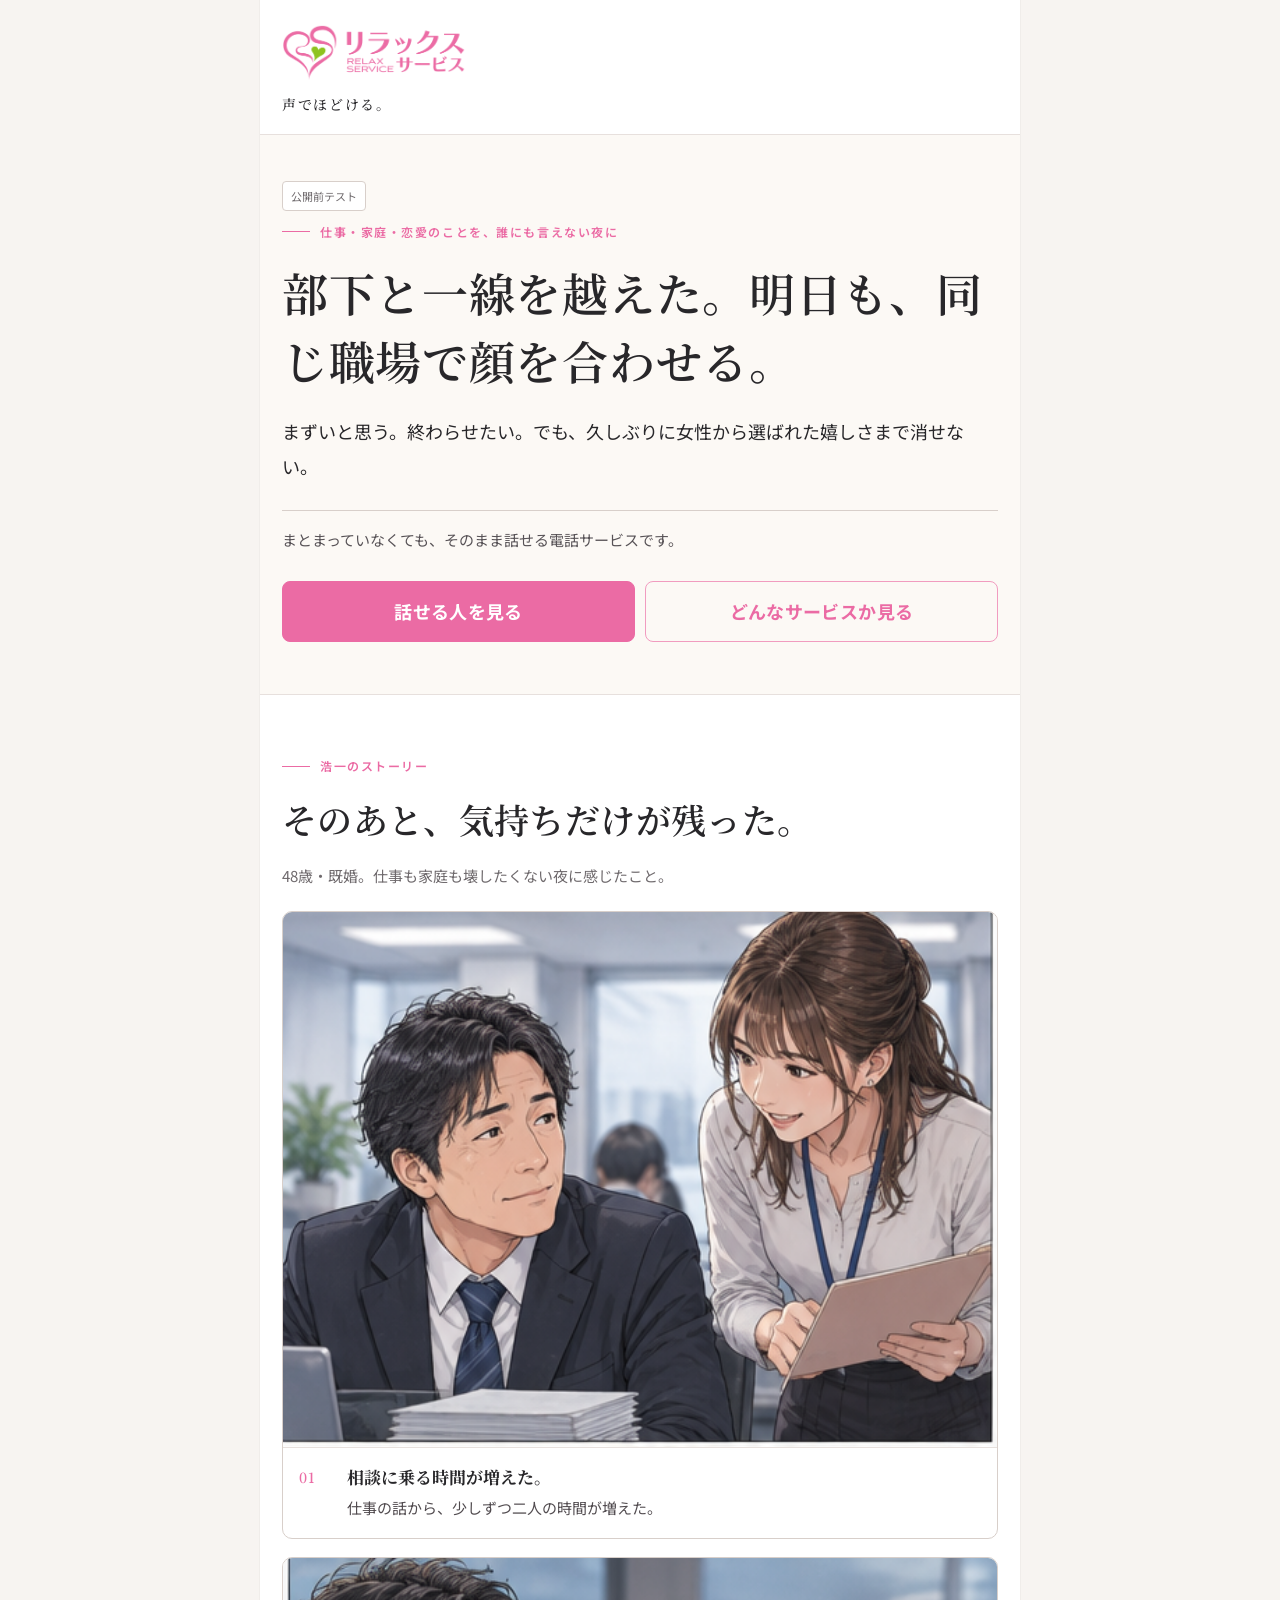
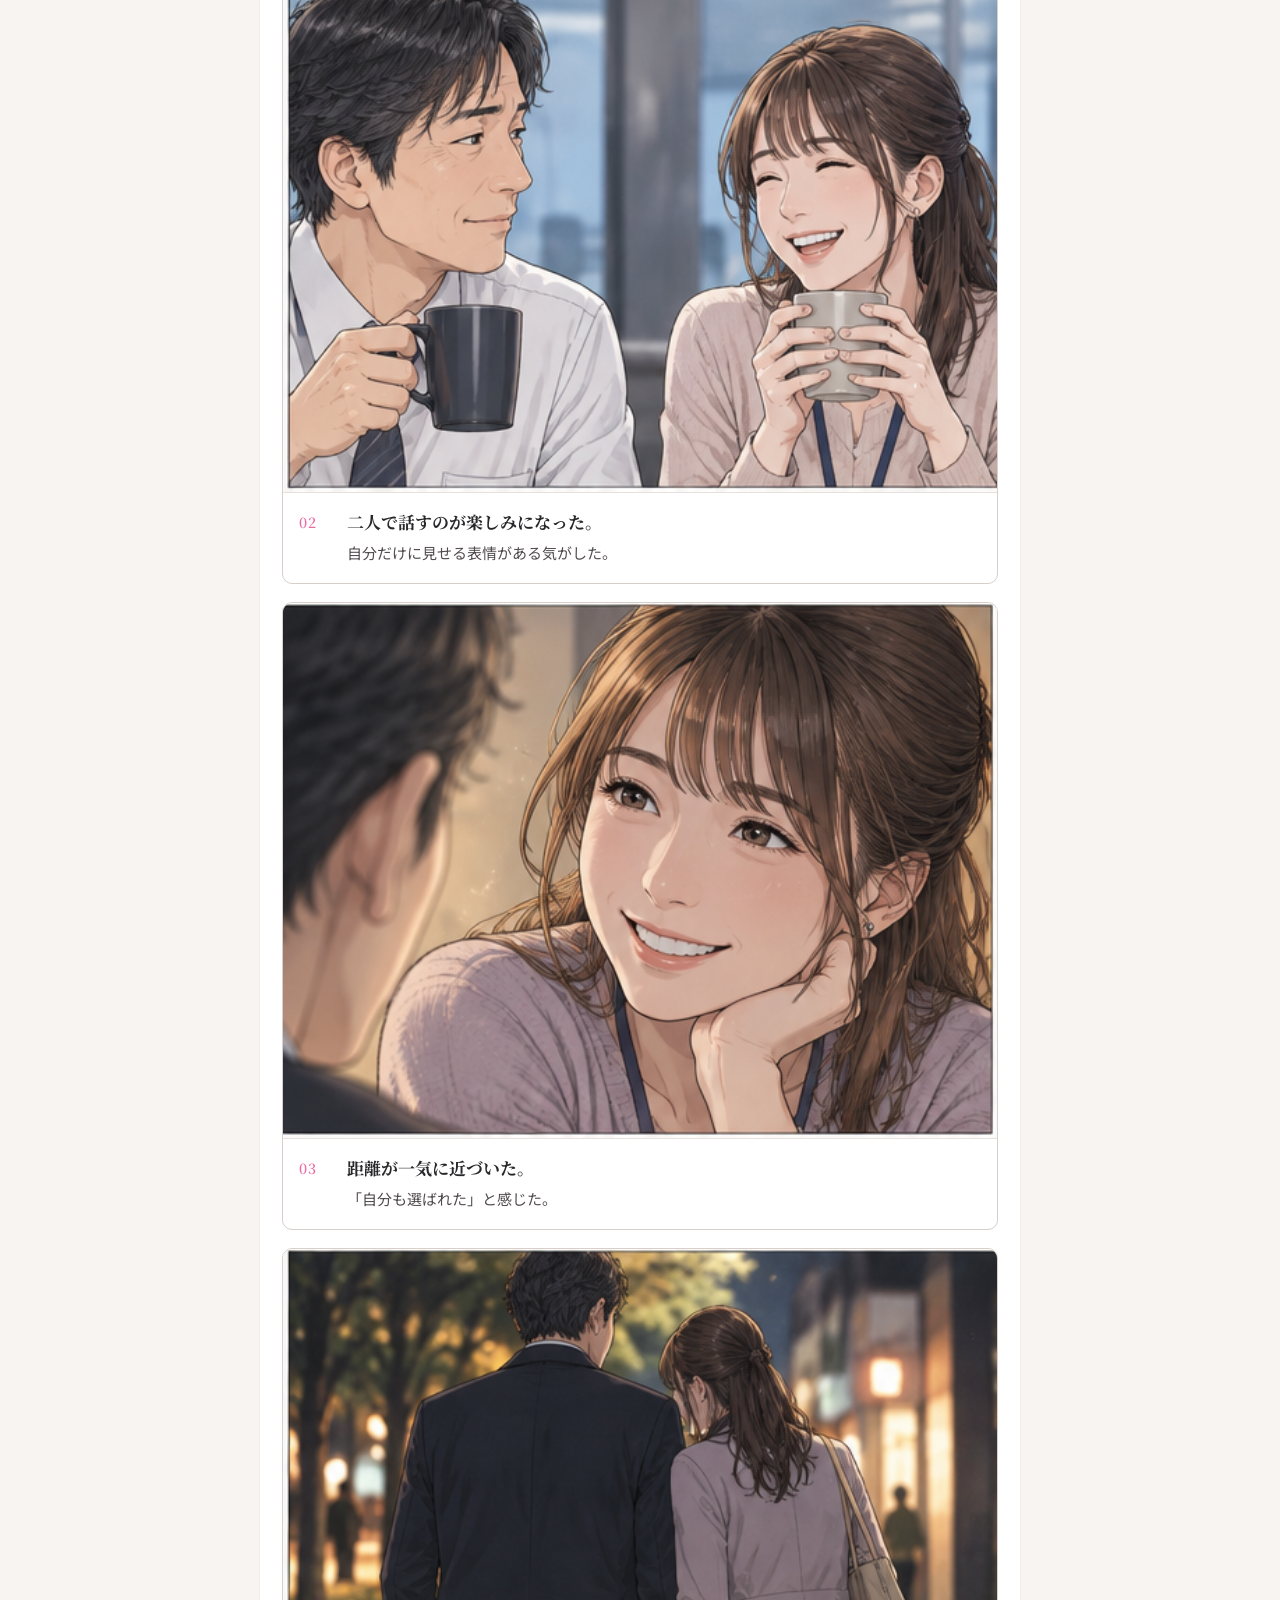
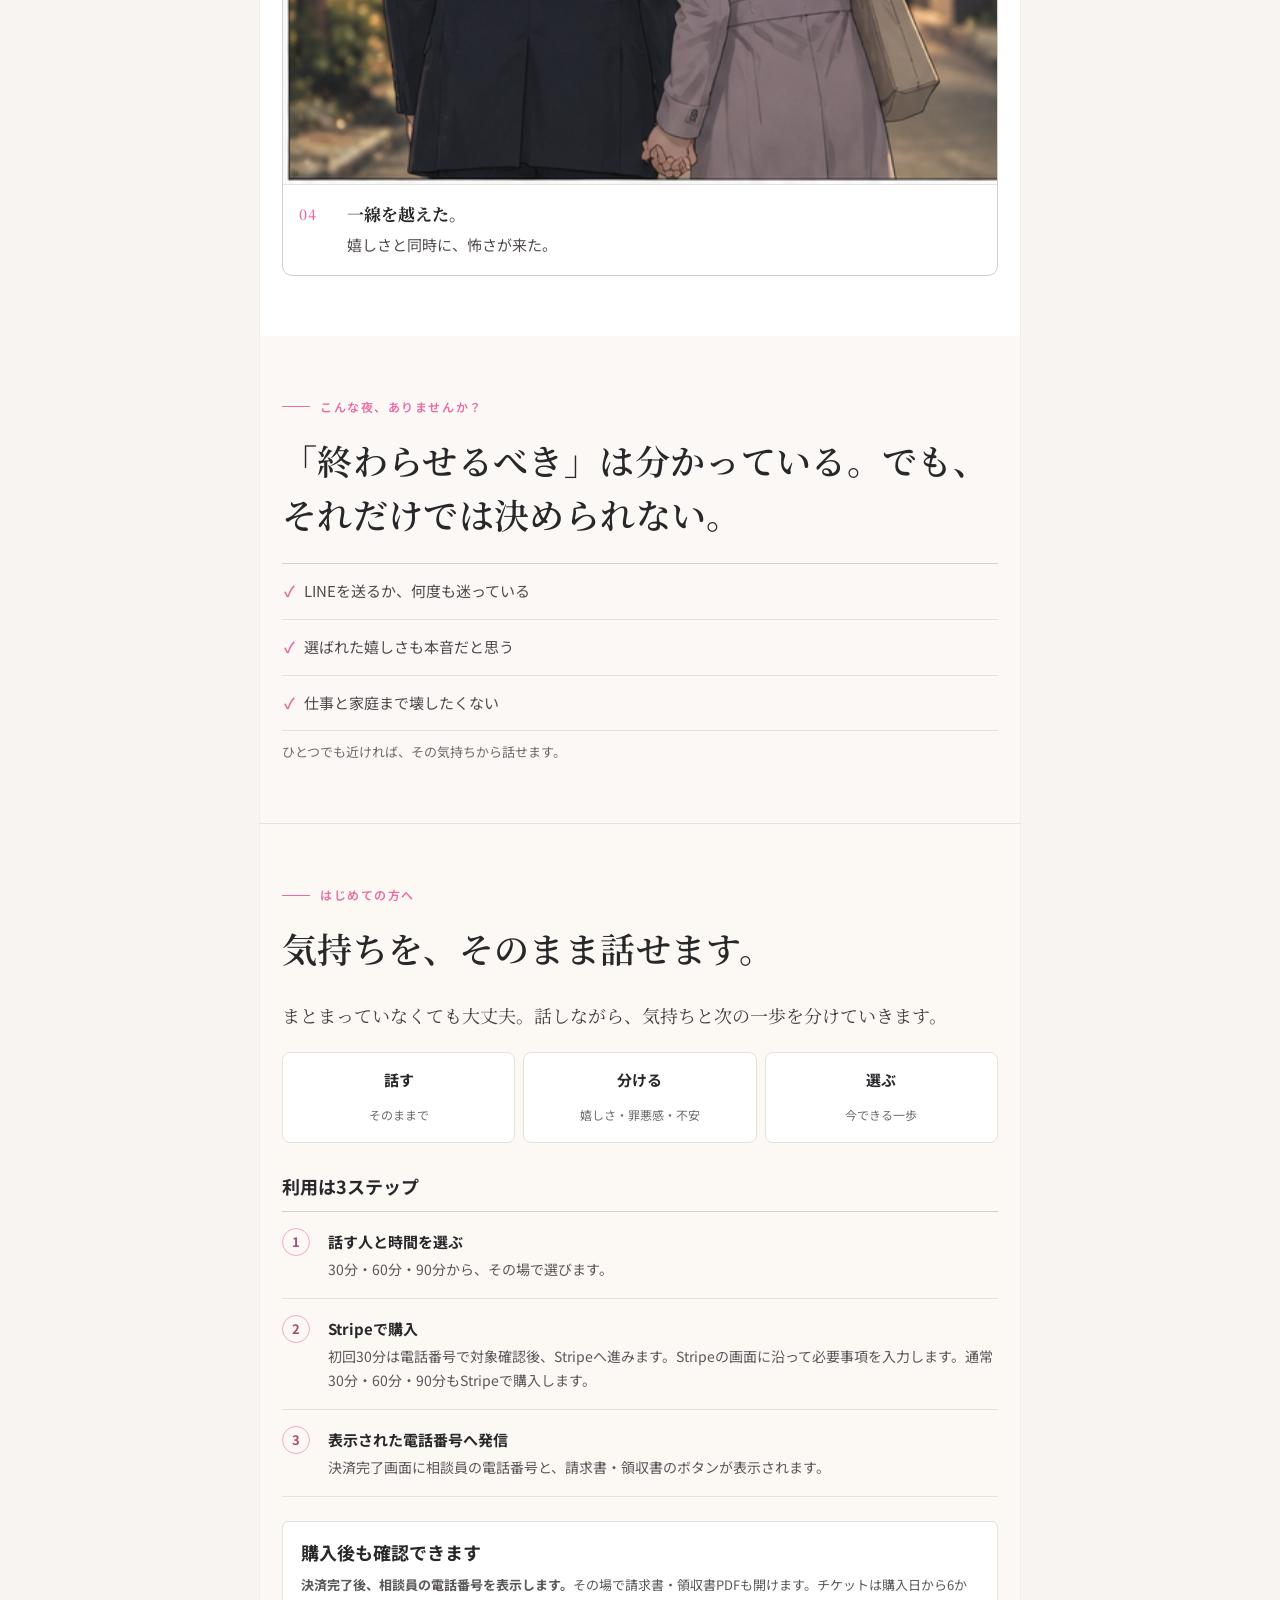
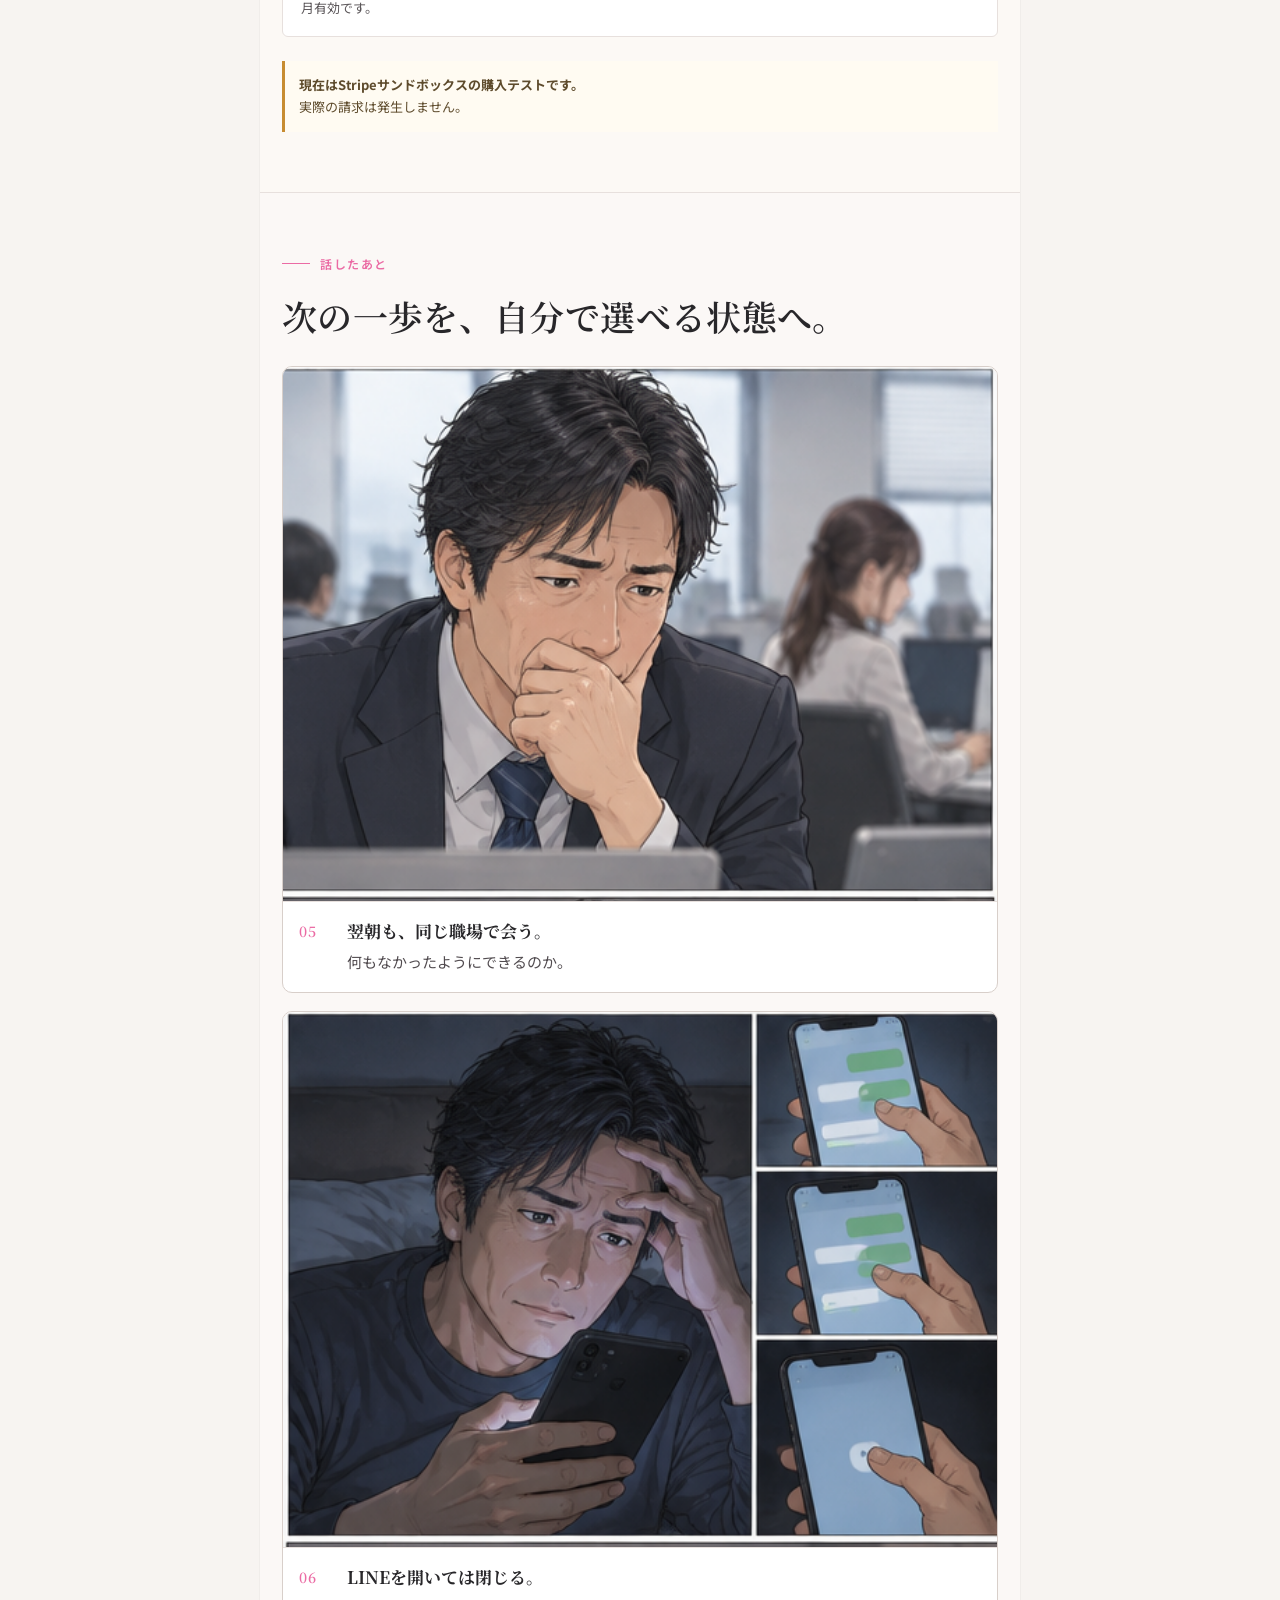
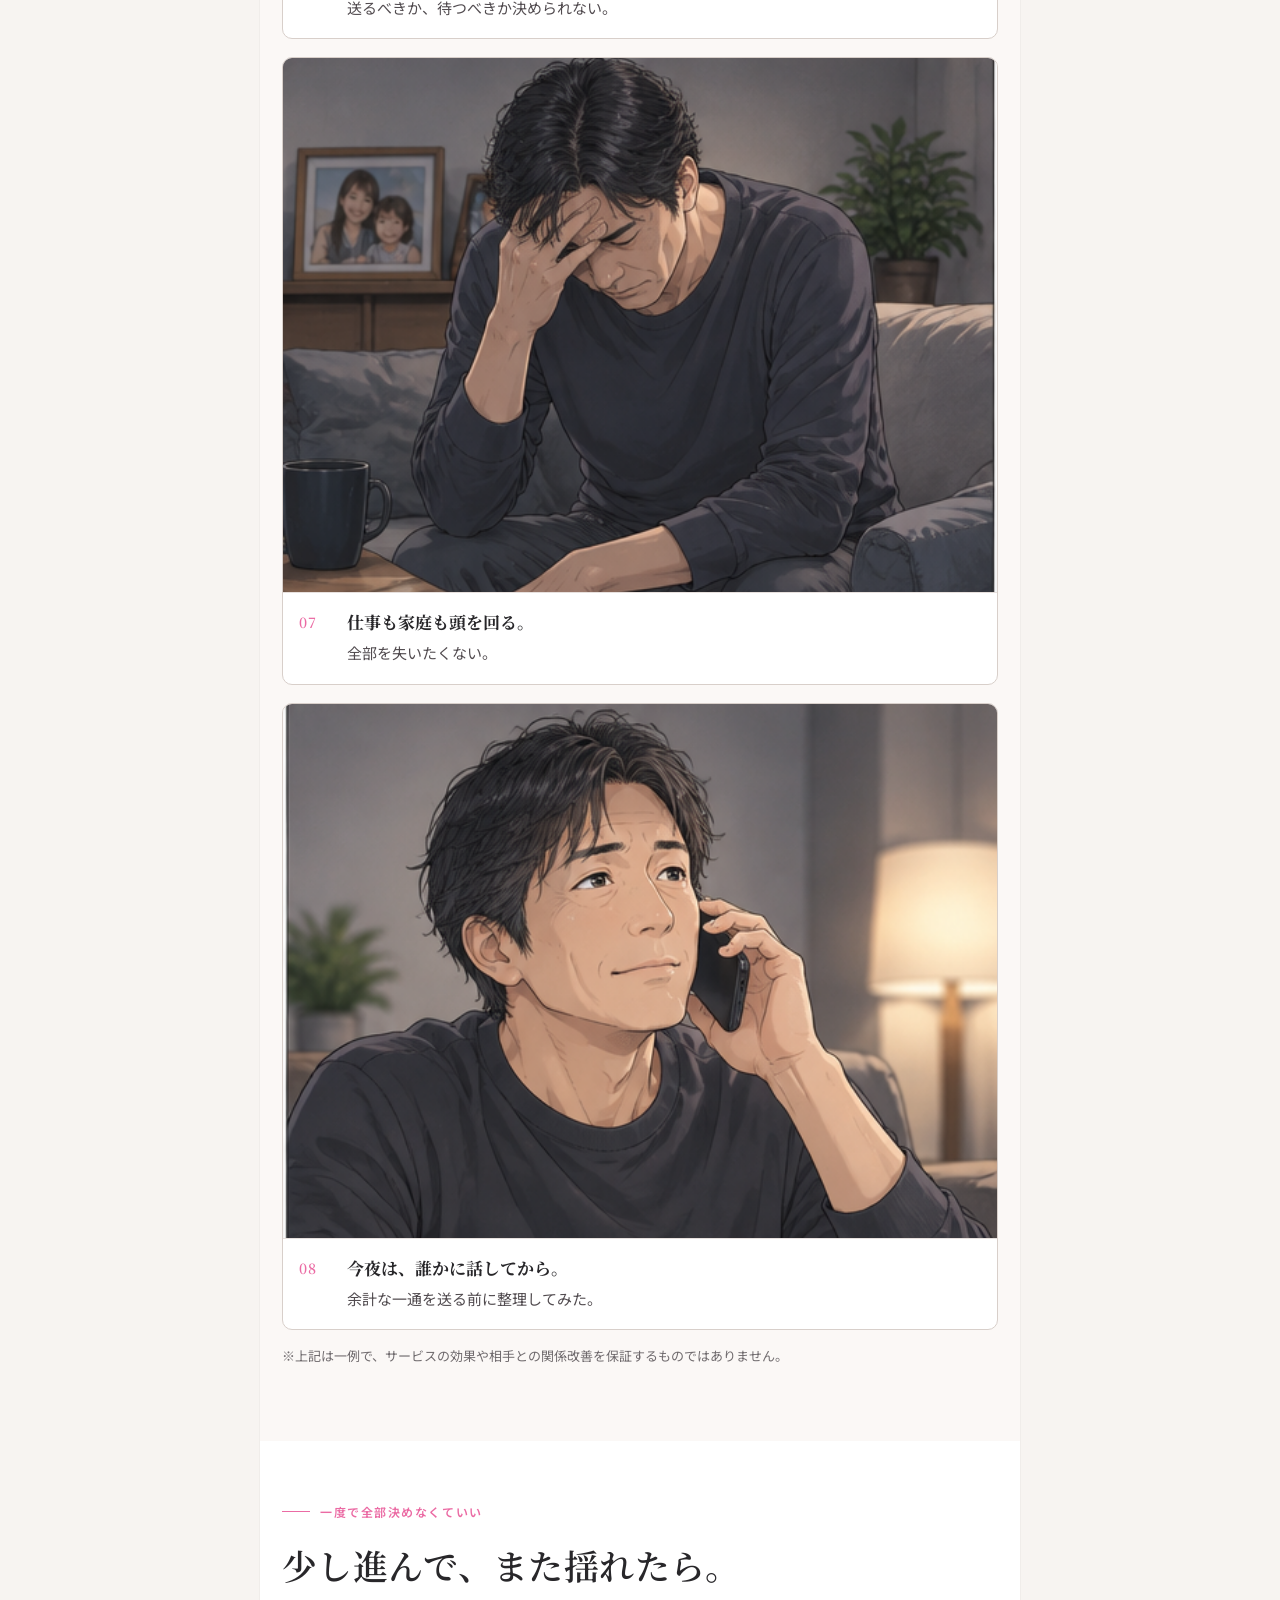
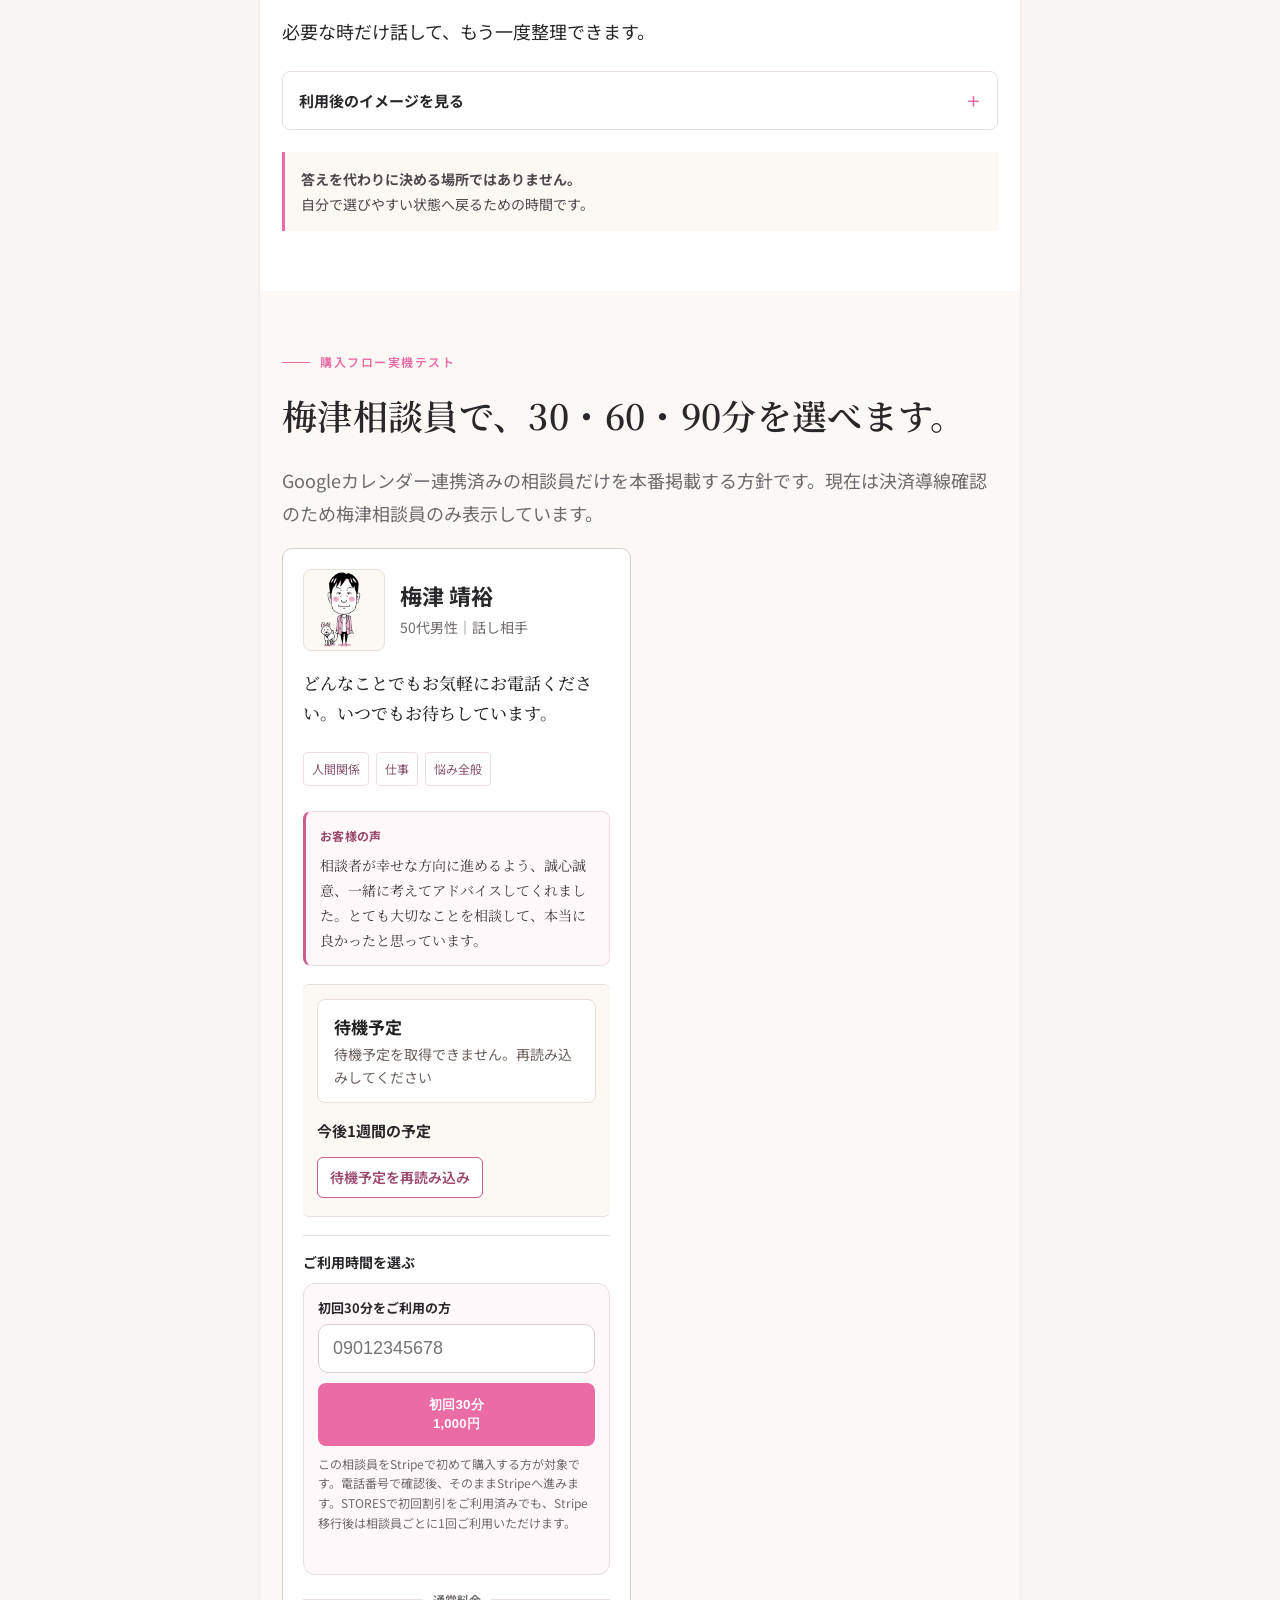
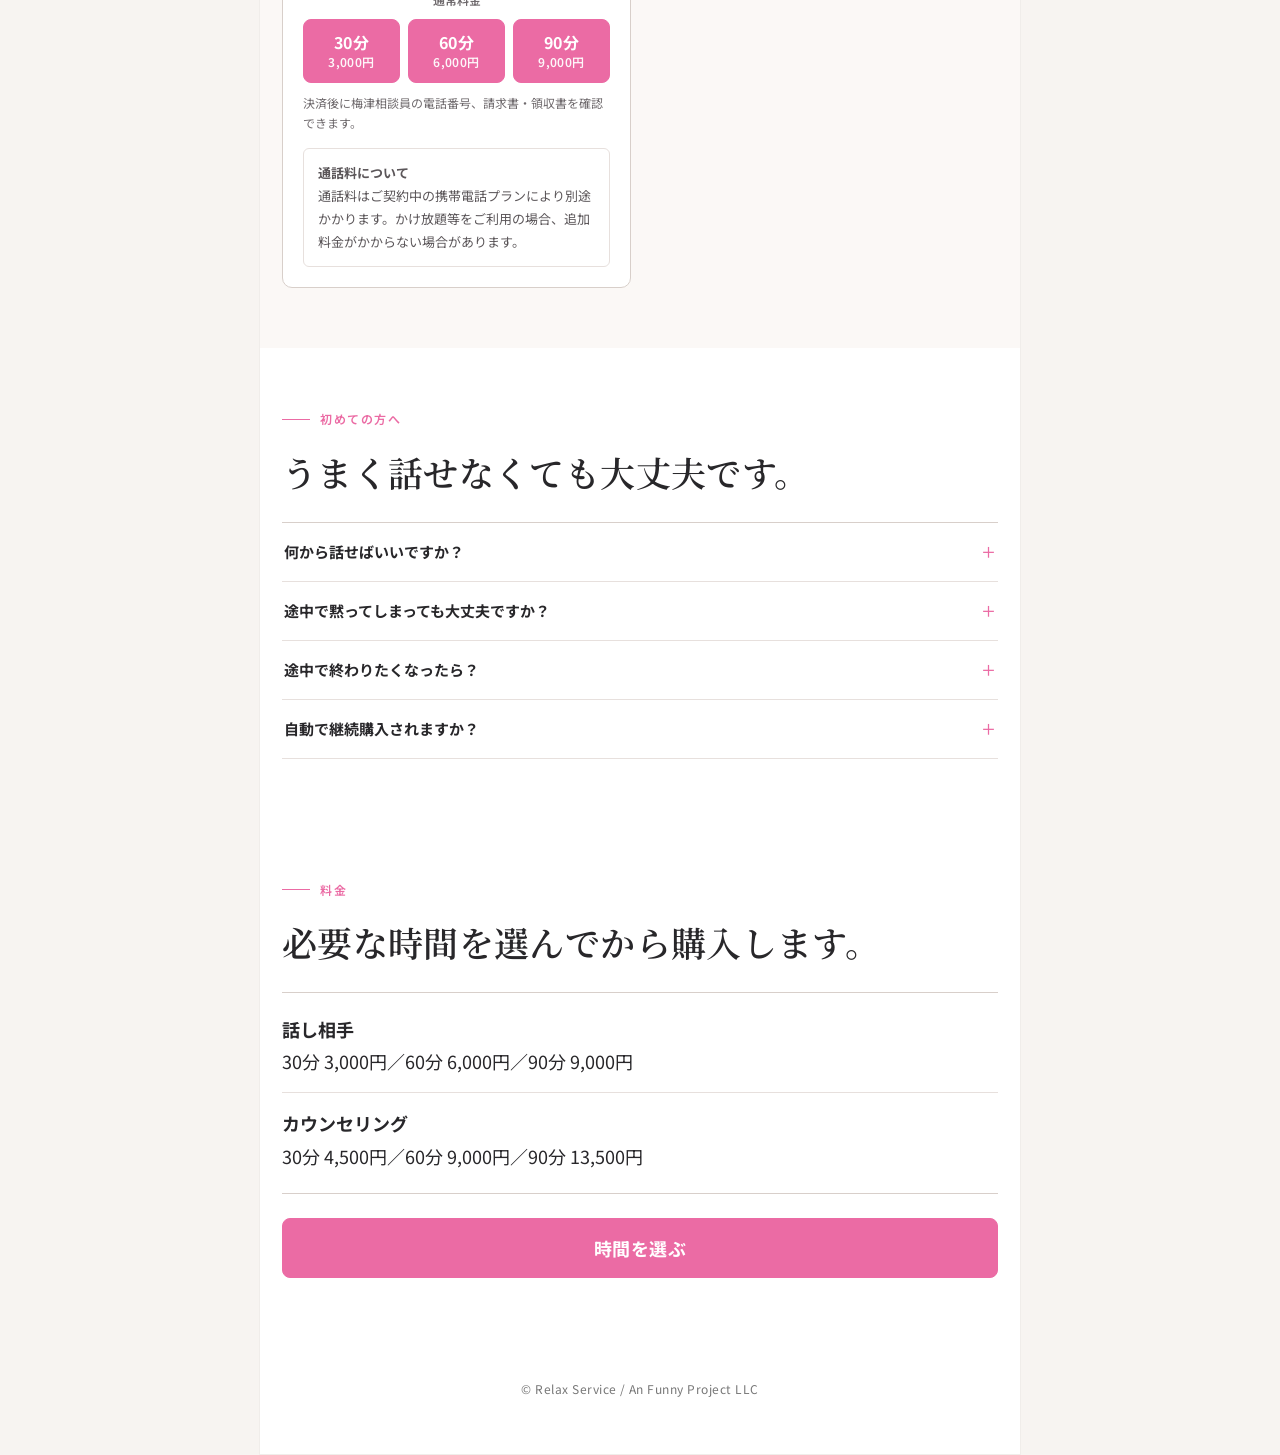
<file: koichi/index.html>
<!DOCTYPE html>
<html lang="ja">
<head>
<meta charset="utf-8"/>
<meta content="width=device-width,initial-scale=1,viewport-fit=cover" name="viewport"/>
<title>部下と一線を越えた。明日も、同じ職場で顔を合わせる。｜リラックスサービス</title>
<meta content="職場・家庭・恋愛の気持ちが混線した夜に、誰にも言えないことを話しながら整理する電話サービス。" name="description"/>
<meta content="noindex,nofollow" name="robots"/>
<link href="https://fonts.googleapis.com" rel="preconnect"/>
<link crossorigin="" href="https://fonts.gstatic.com" rel="preconnect"/>
<link href="https://fonts.googleapis.com/css2?family=Noto+Sans+JP:wght@400;500;600;700&amp;family=Noto+Serif+JP:wght@500;600&amp;display=swap" rel="stylesheet"/>
<link rel="stylesheet" href="/lp001/style.css?v=20260922f"/>
<style>
.purchase-block{margin-top:18px;padding-top:16px;border-top:1px solid var(--line)}
.purchase-label{font-size:14px;font-weight:700;line-height:1.5;color:var(--text)}
.first-ticket-form{margin-top:10px;padding:14px;border:1px solid var(--line);border-radius:12px;background:#fff8fb}
.first-ticket-form label{display:block;font-size:13px;font-weight:700;line-height:1.5;color:var(--text)}
.first-ticket-form input{width:100%;margin-top:7px;padding:13px 14px;border:1px solid #d9cdd3;border-radius:10px;background:#fff;font-size:18px;box-sizing:border-box}
.first-ticket-submit{margin-top:10px!important;min-height:60px;width:100%;border:0;cursor:pointer;flex-direction:column;gap:1px;text-align:center;line-height:1.35}
.first-ticket-submit span{display:block}
.first-ticket-submit small{font-size:13px;font-weight:700;opacity:.96}
.first-ticket-submit:disabled{opacity:.65;cursor:wait}
.first-ticket-note{margin:8px 0 0;font-size:12px;line-height:1.65;color:var(--muted)}
.first-ticket-status{min-height:1.6em;margin:8px 0 0;font-size:12px;line-height:1.5;font-weight:700;color:#9c456d}
.gate-frame{position:absolute;width:1px;height:1px;border:0;opacity:0;pointer-events:none}
.purchase-divider{display:flex;align-items:center;gap:10px;margin:14px 0 8px;color:var(--muted);font-size:12px;font-weight:600}
.purchase-divider:before,.purchase-divider:after{content:"";height:1px;background:var(--line);flex:1}
.ticket-options{display:grid;grid-template-columns:repeat(3,minmax(0,1fr));gap:8px;margin-top:0}
.ticket-options .cta{margin-top:0!important;min-height:64px;padding:10px 4px;flex-direction:column;gap:1px;text-align:center;line-height:1.3}
.ticket-options .cta span{font-size:16px}
.ticket-options .cta small{font-size:12px;font-weight:600;opacity:.94}
.purchase-note{margin:10px 0 0;font-size:12px;line-height:1.65;color:var(--muted)}
.preview-label{display:inline-block;margin-bottom:10px;padding:4px 8px;border:1px solid #d8cfca;border-radius:4px;font-size:11px;color:#6f6a6d;background:#fff}
@media(max-width:380px){.ticket-options{gap:6px}.ticket-options .cta{min-height:60px;padding:9px 3px}.ticket-options .cta span{font-size:15px}.ticket-options .cta small{font-size:11px}}
</style>
<script>
window.RELAX_LP_ANALYTICS={lp_id:"MLP001",scenario:"koichi-workplace",lp_version:"20260922f"};
(function(){
  const params=new URLSearchParams(window.location.search);
  window.RELAX_ANALYTICS_DISABLED=params.get("qa")==="1";
  window.dataLayer=window.dataLayer||[];
  window.gtag=window.gtag||function(){window.dataLayer.push(arguments);};
  if(window.RELAX_ANALYTICS_DISABLED)return;
  const s=document.createElement("script");
  s.async=true;
  s.src="https://www.googletagmanager.com/gtag/js?id=G-X63W5K5P5Q";
  document.head.appendChild(s);
  window.gtag("js",new Date());
  window.gtag("config","G-X63W5K5P5Q");
})();
</script>
<script src="/assets/js/lp-analytics.js?v=20260922b" defer></script>
</head>
<body>
<div class="wrap">
<div class="brandbar">
<img alt="リラックスサービス" class="brandlogo" src="/assets/images/logo.png"/>
<div class="tagline">声でほどける。</div>
</div>
<header class="hero">
<div class="pad">
<div class="preview-label">公開前テスト</div>
<div class="kicker">仕事・家庭・恋愛のことを、誰にも言えない夜に</div>
<h1>部下と一線を越えた。明日も、同じ職場で顔を合わせる。</h1>
<p class="lead">まずいと思う。終わらせたい。でも、久しぶりに女性から選ばれた嬉しさまで消せない。</p>
<div class="hero-note">まとまっていなくても、そのまま話せる電話サービスです。</div>
<div class="cta-row"><a class="cta" href="#people">話せる人を見る</a><a class="cta secondary" href="#service-guide">どんなサービスか見る</a></div>
</div>
</header>
<main>
<section id="story"><div class="pad">
<div class="kicker">浩一のストーリー</div>
<h2>そのあと、気持ちだけが残った。</h2>
<p class="story-intro">48歳・既婚。仕事も家庭も壊したくない夜に感じたこと。</p>
<div aria-label="浩一の8コマストーリー前半" class="manga-stack">
<article class="manga-panel"><div aria-hidden="true" class="manga-scene koichi-scene koichi-r1 koichi-c1"><img alt="" src="/assets/images/koichi-mlp001-8panel.png"/></div><div class="manga-copy"><span>01</span><p><b>相談に乗る時間が増えた。</b>仕事の話から、少しずつ二人の時間が増えた。</p></div></article>
<article class="manga-panel"><div aria-hidden="true" class="manga-scene koichi-scene koichi-r1 koichi-c2"><img alt="" src="/assets/images/koichi-mlp001-8panel.png"/></div><div class="manga-copy"><span>02</span><p><b>二人で話すのが楽しみになった。</b>自分だけに見せる表情がある気がした。</p></div></article>
<article class="manga-panel"><div aria-hidden="true" class="manga-scene koichi-scene koichi-r2 koichi-c1"><img alt="" src="/assets/images/koichi-mlp001-8panel.png"/></div><div class="manga-copy"><span>03</span><p><b>距離が一気に近づいた。</b>「自分も選ばれた」と感じた。</p></div></article>
<article class="manga-panel"><div aria-hidden="true" class="manga-scene koichi-scene koichi-r2 koichi-c2"><img alt="" src="/assets/images/koichi-mlp001-8panel.png"/></div><div class="manga-copy"><span>04</span><p><b>一線を越えた。</b>嬉しさと同時に、怖さが来た。</p></div></article>
</div>
</div></section>
<section class="section-soft" id="self-check"><div class="pad">
<div class="kicker">こんな夜、ありませんか？</div>
<h2>「終わらせるべき」は分かっている。でも、それだけでは決められない。</h2>
<div class="compact-points">
<div class="compact-point">LINEを送るか、何度も迷っている</div>
<div class="compact-point">選ばれた嬉しさも本音だと思う</div>
<div class="compact-point">仕事と家庭まで壊したくない</div>
</div>
<p class="short-note">ひとつでも近ければ、その気持ちから話せます。</p>
</div></section>
<section class="service-primer" id="service-guide"><div class="pad">
<div class="kicker">はじめての方へ</div>
<h2>気持ちを、そのまま話せます。</h2>
<p class="service-definition">まとまっていなくても大丈夫。話しながら、気持ちと次の一歩を分けていきます。</p>
<div class="compact-flow">
<div><b>話す</b><span>そのままで</span></div>
<div><b>分ける</b><span>嬉しさ・罪悪感・不安</span></div>
<div><b>選ぶ</b><span>今できる一歩</span></div>
</div>
<div class="use-steps"><h3>利用は3ステップ</h3><ol>
<li class="use-step"><span class="step-number">1</span><div><b>話す人と時間を選ぶ</b><p>30分・60分・90分から、その場で選びます。</p></div></li>
<li class="use-step"><span class="step-number">2</span><div><b>Stripeで購入</b><p>初回30分は電話番号で対象確認後、Stripeへ進みます。決済画面では氏名入力は不要です。</p></div></li>
<li class="use-step"><span class="step-number">3</span><div><b>表示された電話番号へ発信</b><p>決済完了画面に相談員の電話番号と、請求書・領収書のボタンが表示されます。</p></div></li>
</ol></div>
<div class="safety-box"><h3>購入後も確認できます</h3><p><b>決済完了後、相談員の電話番号を表示します。</b>その場で請求書・領収書PDFも開けます。チケットは購入日から6か月有効です。</p></div>
<div class="test-notice" role="note"><b>現在はStripeサンドボックスの購入テストです。</b><span>実際の請求は発生しません。</span></div>
</div></section>
<section class="section-soft" id="story-after"><div class="pad">
<div class="kicker">話したあと</div><h2>次の一歩を、自分で選べる状態へ。</h2>
<div aria-label="浩一の8コマストーリー後半" class="manga-stack">
<article class="manga-panel"><div aria-hidden="true" class="manga-scene koichi-scene koichi-r3 koichi-c1"><img alt="" src="/assets/images/koichi-mlp001-8panel.png"/></div><div class="manga-copy"><span>05</span><p><b>翌朝も、同じ職場で会う。</b>何もなかったようにできるのか。</p></div></article>
<article class="manga-panel"><div aria-hidden="true" class="manga-scene koichi-scene koichi-r3 koichi-c2"><img alt="" src="/assets/images/koichi-mlp001-8panel.png"/></div><div class="manga-copy"><span>06</span><p><b>LINEを開いては閉じる。</b>送るべきか、待つべきか決められない。</p></div></article>
<article class="manga-panel"><div aria-hidden="true" class="manga-scene koichi-scene koichi-r4 koichi-c1"><img alt="" src="/assets/images/koichi-mlp001-8panel.png"/></div><div class="manga-copy"><span>07</span><p><b>仕事も家庭も頭を回る。</b>全部を失いたくない。</p></div></article>
<article class="manga-panel"><div aria-hidden="true" class="manga-scene koichi-scene koichi-r4 koichi-c2"><img alt="" src="/assets/images/koichi-mlp001-8panel.png"/></div><div class="manga-copy"><span>08</span><p><b>今夜は、誰かに話してから。</b>余計な一通を送る前に整理してみた。</p></div></article>
</div>
<p class="muted" style="margin-top:14px;font-size:13px">※上記は一例で、サービスの効果や相手との関係改善を保証するものではありません。</p>
</div></section>
<section id="repeat-case"><div class="pad">
<div class="kicker">一度で全部決めなくていい</div>
<h2>少し進んで、また揺れたら。</h2>
<p class="lead">必要な時だけ話して、もう一度整理できます。</p>
<details class="secondary-story">
<summary>利用後のイメージを見る</summary>
<div class="secondary-story-body">
<div class="repeat-case">
<div class="repeat-step"><span class="repeat-step-num">1</span><div><b>話した夜</b><p>今夜は送らず、まず休む。</p></div></div>
<div class="repeat-step"><span class="repeat-step-num">2</span><div><b>次の日</b><p>職場では普通に挨拶する。</p></div></div>
<div class="repeat-step"><span class="repeat-step-num">3</span><div><b>また揺れた時</b><p>必要なら、もう一度気持ちを分け直す。</p></div></div>
</div>
</div></details>
<div class="reassurance"><b>答えを代わりに決める場所ではありません。</b><br>自分で選びやすい状態へ戻るための時間です。</div>
</div></section>
<section class="section-soft" id="people"><div class="pad">
<div class="kicker">購入フロー実機テスト</div><h2>梅津相談員で、30・60・90分を選べます。</h2>
<p class="muted">Googleカレンダー連携済みの相談員だけを本番掲載する方針です。現在は決済導線確認のため梅津相談員のみ表示しています。</p>
<div class="counselors">
<article class="person" data-counselor-id="0000-3"><div class="person-top"><div class="avatar"><img alt="梅津 靖裕" src="/assets/images/umetsu.png"/></div><div><div class="person-name">梅津 靖裕</div><div class="meta">50代男性｜話し相手</div></div></div><p class="one-line">どんなことでもお気軽にお電話ください。いつでもお待ちしています。</p><div class="tags"><span class="tag">人間関係</span><span class="tag">仕事</span><span class="tag">悩み全般</span></div><div class="schedule" id="realtime-schedule-0000-3"><div aria-live="polite" class="realtime-status" id="realtime-status-0000-3"><div class="realtime-status-label" id="realtime-label-0000-3">待機予定</div><div class="realtime-status-time" id="realtime-time-0000-3">待機予定を読み込み中…</div></div><div class="schedule-head"><b>今後1週間の予定</b></div><ul class="schedule-list" id="realtime-week-0000-3"><li>待機予定を読み込み中…</li></ul></div>
<div class="purchase-block">
<div class="purchase-label">ご利用時間を選ぶ</div>
<form class="first-ticket-form" id="initial-ticket-form" data-initial-checkout data-consultant-no="0000-3" data-lp-id="MLP001" data-action-url="https://script.google.com/macros/s/AKfycbyuumB90EbJS9sesozUegcU6GgNjyPPmqKbL3ztT37lqw7tOjkDwL4-ysuvNX4xsSWS6w/exec" novalidate>
<label for="initial-phone">初回30分をご利用の方</label>
<input id="initial-phone" data-initial-phone name="phone" type="tel" inputmode="tel" autocomplete="tel" placeholder="09012345678" aria-describedby="initial-note initial-status" required>
<button class="cta first-ticket-submit" data-initial-submit id="initial-submit" type="submit"><span>初回30分</span><small>1,000円</small></button>
<p class="first-ticket-note" id="initial-note">この相談員をStripeで初めて購入する方が対象です。電話番号で確認後、そのままStripeへ進みます。STORESで初回割引をご利用済みでも、Stripe移行後は相談員ごとに1回ご利用いただけます。</p>
<p class="first-ticket-status" data-initial-status id="initial-status" aria-live="polite"></p>
</form>
<div class="purchase-divider"><span>通常料金</span></div>
<div class="ticket-options" aria-label="梅津相談員の通常購入時間">
<a class="cta" href="https://buy.stripe.com/3cI8wO8i4goRb0gf0T0co00?client_reference_id=0000-3_MLP001"><span>30分</span><small>3,000円</small></a>
<a class="cta" href="https://buy.stripe.com/4gM14mfKw7Sl7O4dWP0co01?client_reference_id=0000-3_MLP001"><span>60分</span><small>6,000円</small></a>
<a class="cta" href="https://buy.stripe.com/7sY00igOA3C5d8odWP0co02?client_reference_id=0000-3_MLP001"><span>90分</span><small>9,000円</small></a>
</div>
<p class="purchase-note">決済後に梅津相談員の電話番号、請求書・領収書を確認できます。</p>
<div class="fee-note"><b>通話料について</b><br>通話料はご契約中の携帯電話プランにより別途かかります。かけ放題等をご利用の場合、追加料金がかからない場合があります。</div>
</div>
</article>
</div>
</div></section>
<section id="faq"><div class="pad">
<div class="kicker">初めての方へ</div><h2>うまく話せなくても大丈夫です。</h2>
<div class="faq-list">
<details class="faq-item"><summary>何から話せばいいですか？</summary><div class="faq-answer">「何から話せばいいか分からない」と、そのまま伝えて大丈夫です。今いちばん頭から離れないことから、一緒に整理します。</div></details>
<details class="faq-item"><summary>途中で黙ってしまっても大丈夫ですか？</summary><div class="faq-answer">大丈夫です。考える時間や沈黙も含めて、その人のペースで話せます。</div></details>
<details class="faq-item"><summary>途中で終わりたくなったら？</summary><div class="faq-answer">無理に話し続ける必要はありません。ご自身の判断で通話を終えられます。</div></details>
<details class="faq-item"><summary>自動で継続購入されますか？</summary><div class="faq-answer">されません。必要な時に、必要な時間のチケットを都度購入します。</div></details>
</div>
</div></section>
<section><div class="pad"><div class="kicker">料金</div><h2>必要な時間を選んでから購入します。</h2><div class="pricebox"><p><b>話し相手</b><br/>30分 3,000円／60分 6,000円／90分 9,000円</p><p><b>カウンセリング</b><br/>30分 4,500円／60分 9,000円／90分 13,500円</p></div><div class="final-cta"><a class="cta" href="#people">時間を選ぶ</a></div></div></section>
</main>
<footer class="footer">© Relax Service / An Funny Project LLC</footer>
</div>

<script>
window.LP_CONFIG=Object.freeze({
  lpId:"MLP001",
  pageTitle:"部下と一線を越えた。明日も、同じ職場で顔を合わせる。｜リラックスサービス",
  pageDescription:"職場・家庭・恋愛の気持ちが混線した夜に、誰にも言えないことを話しながら整理する電話サービス。",
  realtime:{consultantNo:"0000-3",statusUrl:"https://script.google.com/macros/s/AKfycbyl5jrBh-O9Zp2eiqddhQykp21fiEDpZBrxJ89byy57cCQq5nsPMZN3yl5K3QdPMjrt3g/exec?action=status",timezone:"Asia/Tokyo",days:7}
});
</script>
<script src="/lp001/app.js?v=20260919a" defer></script>
<script src="/assets/js/payment-policy.js?v=20260924a" defer></script>
<script src="/assets/js/initial-checkout.js?v=20260924d" defer></script>
</body>
</html>
</file>
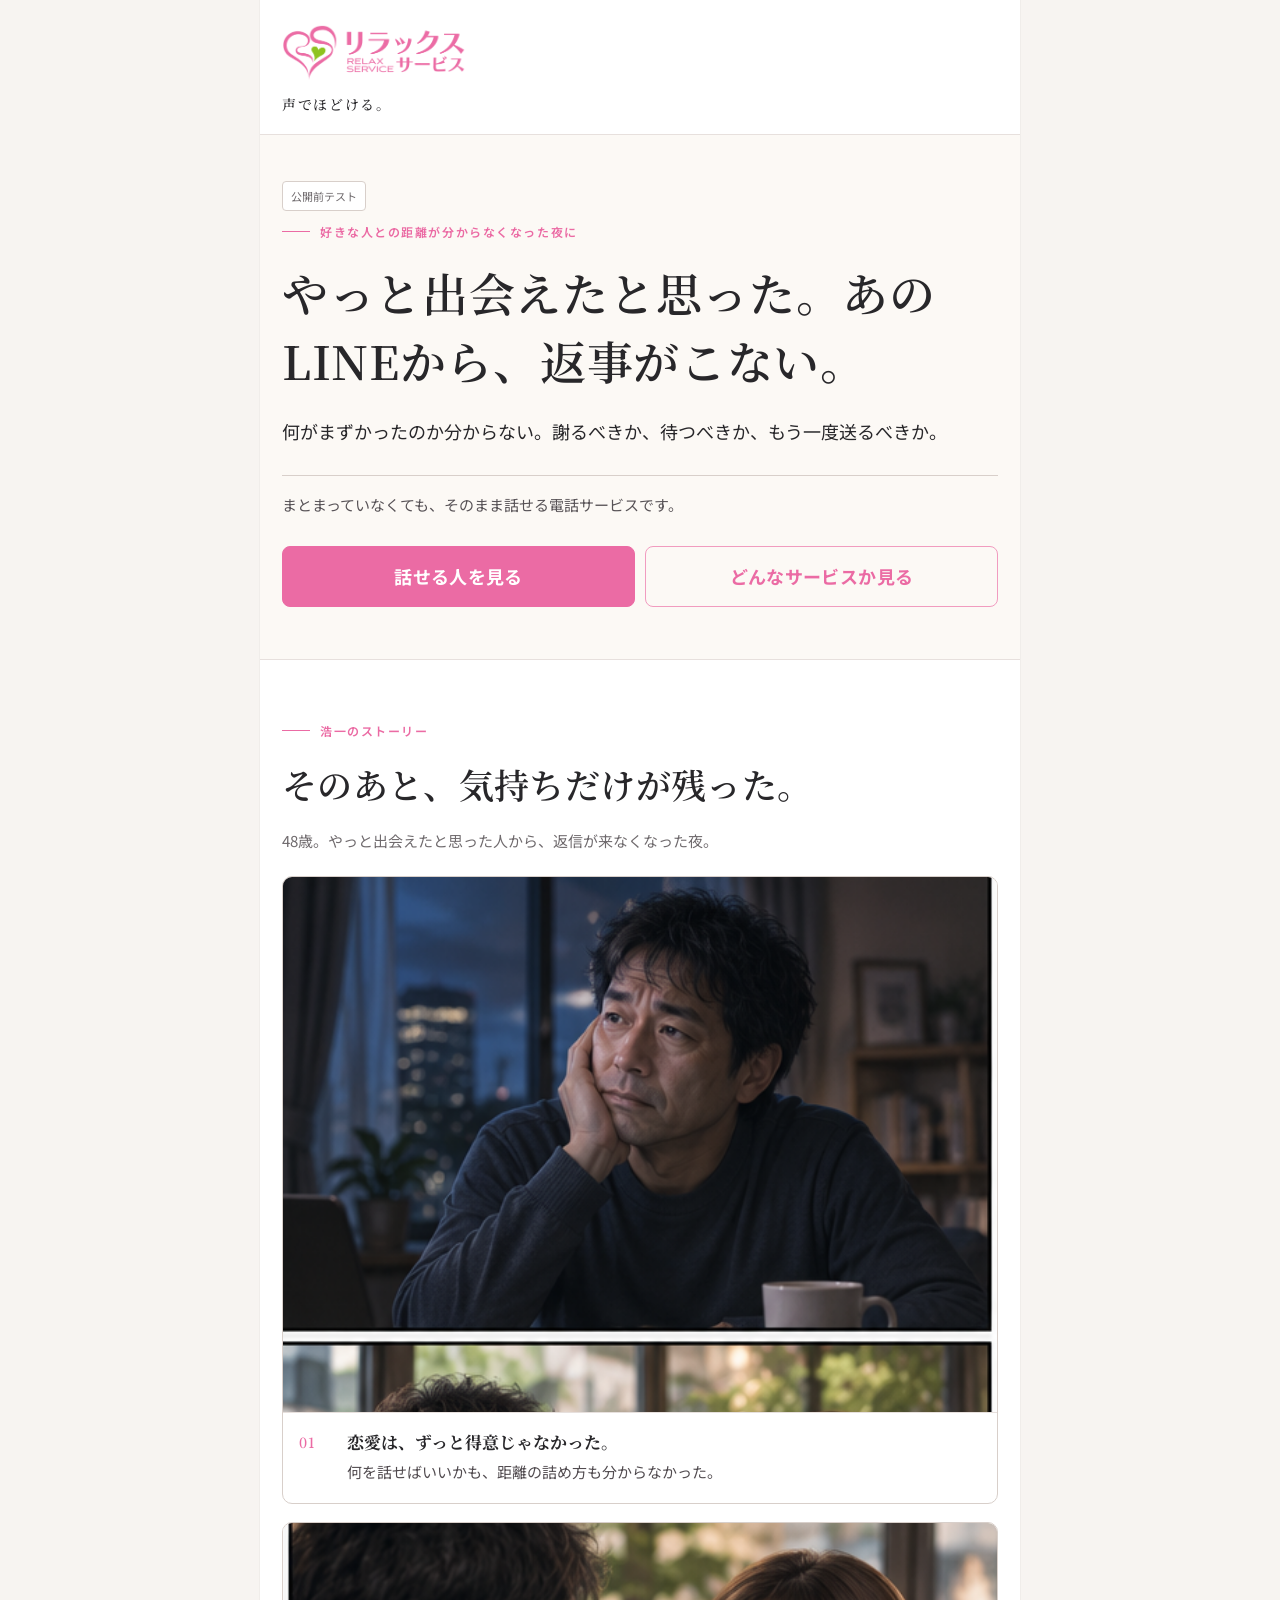
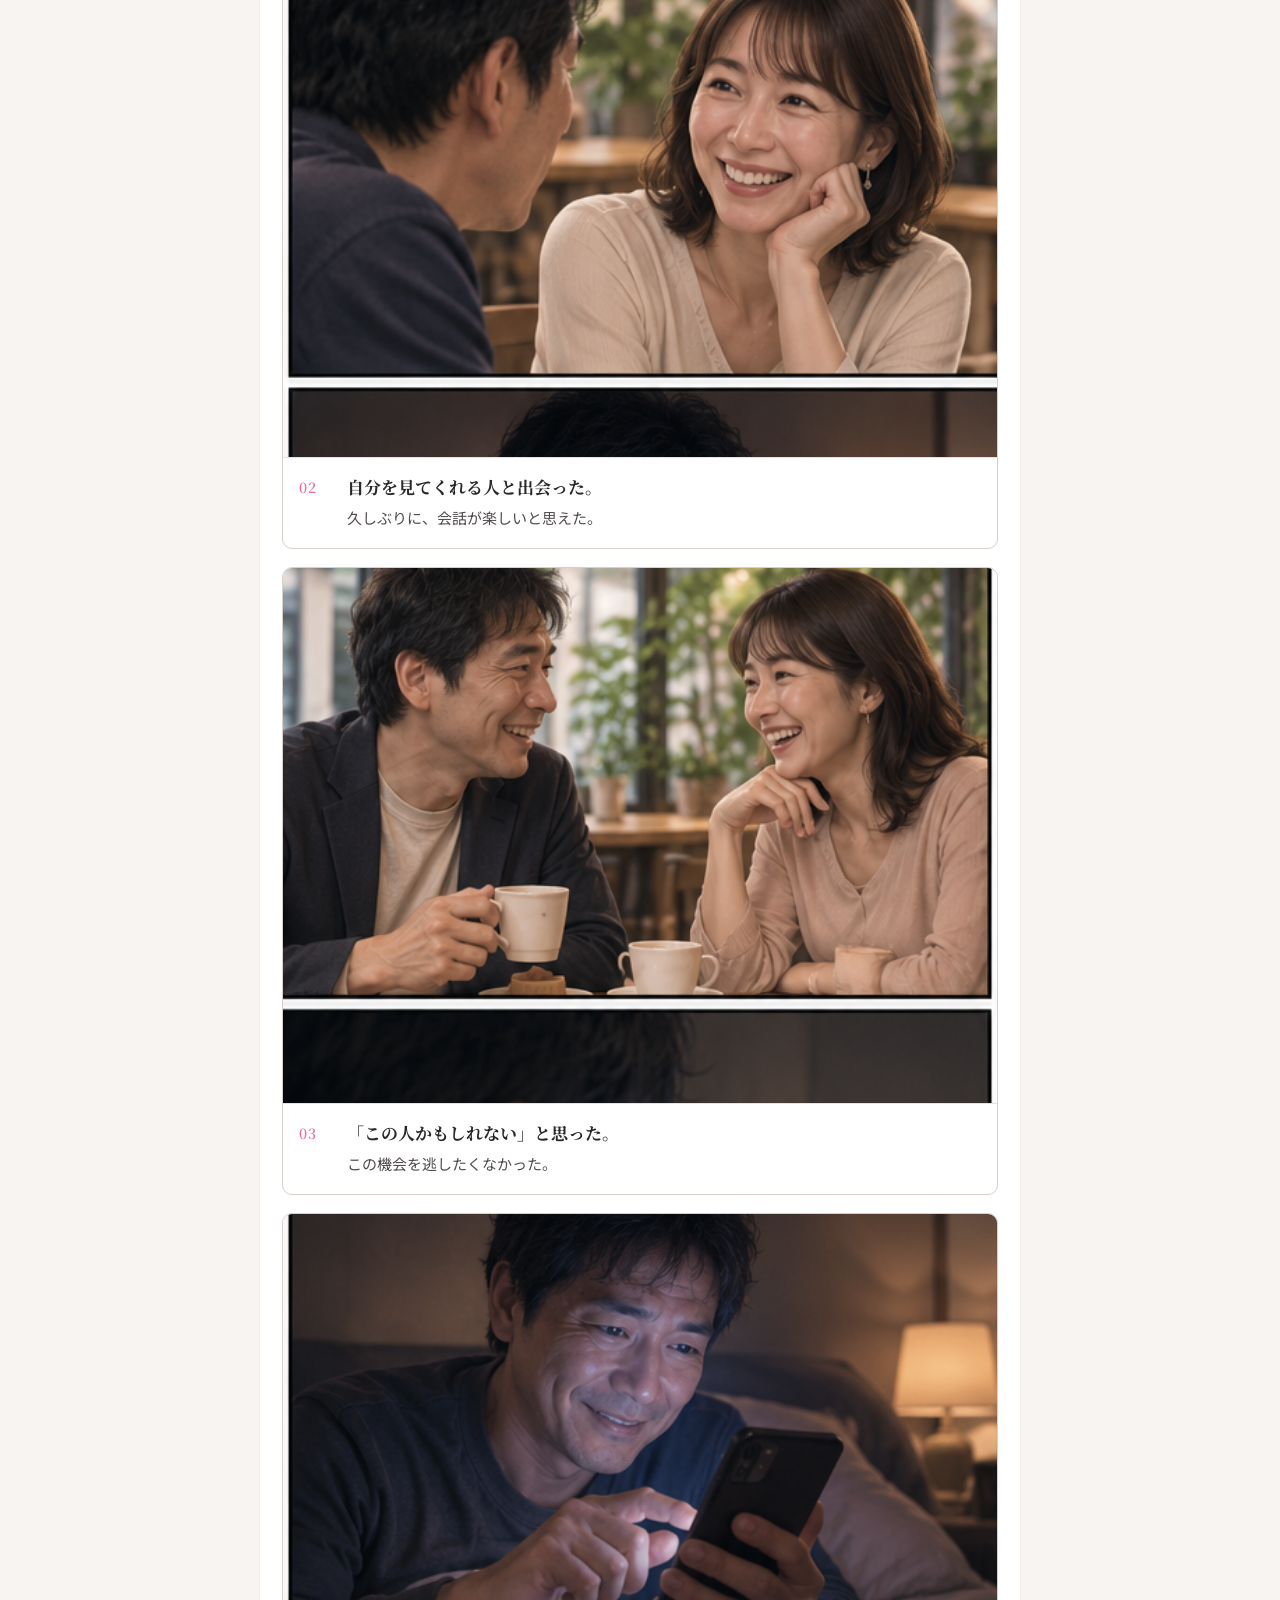
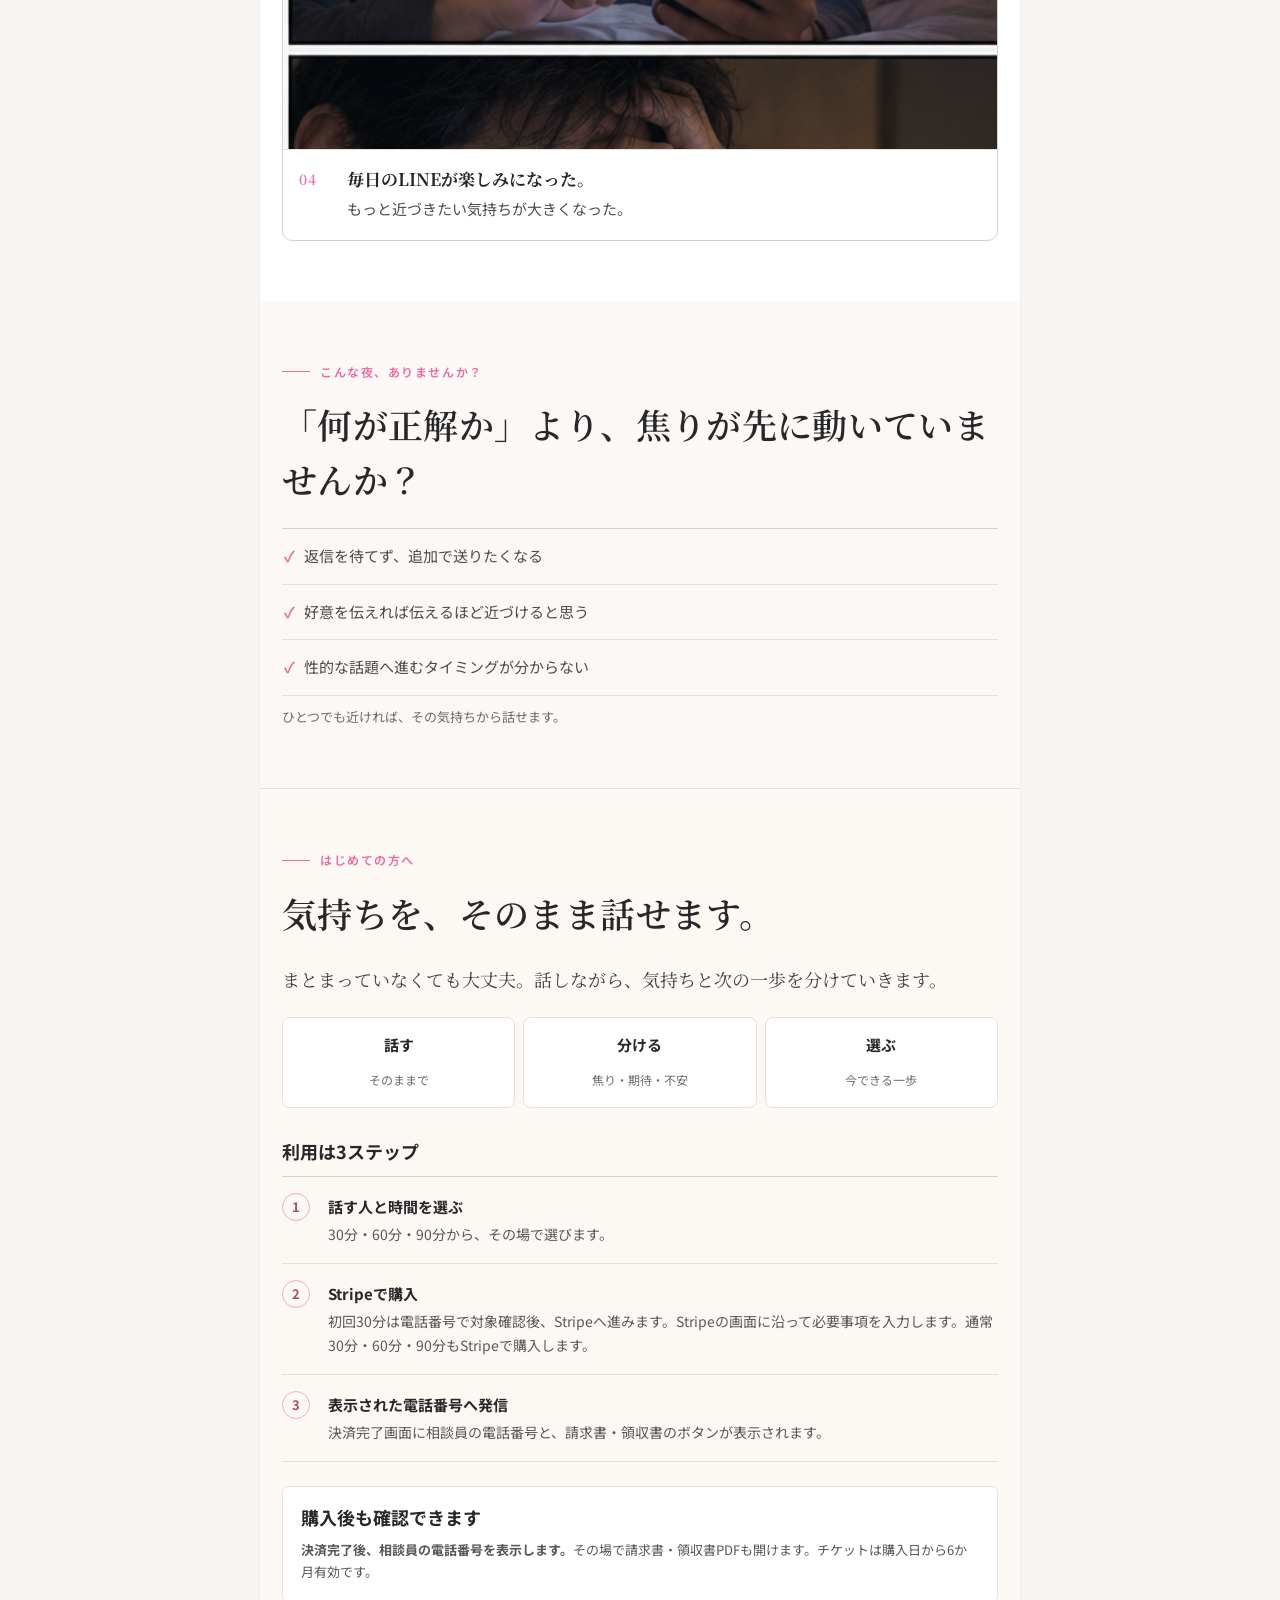
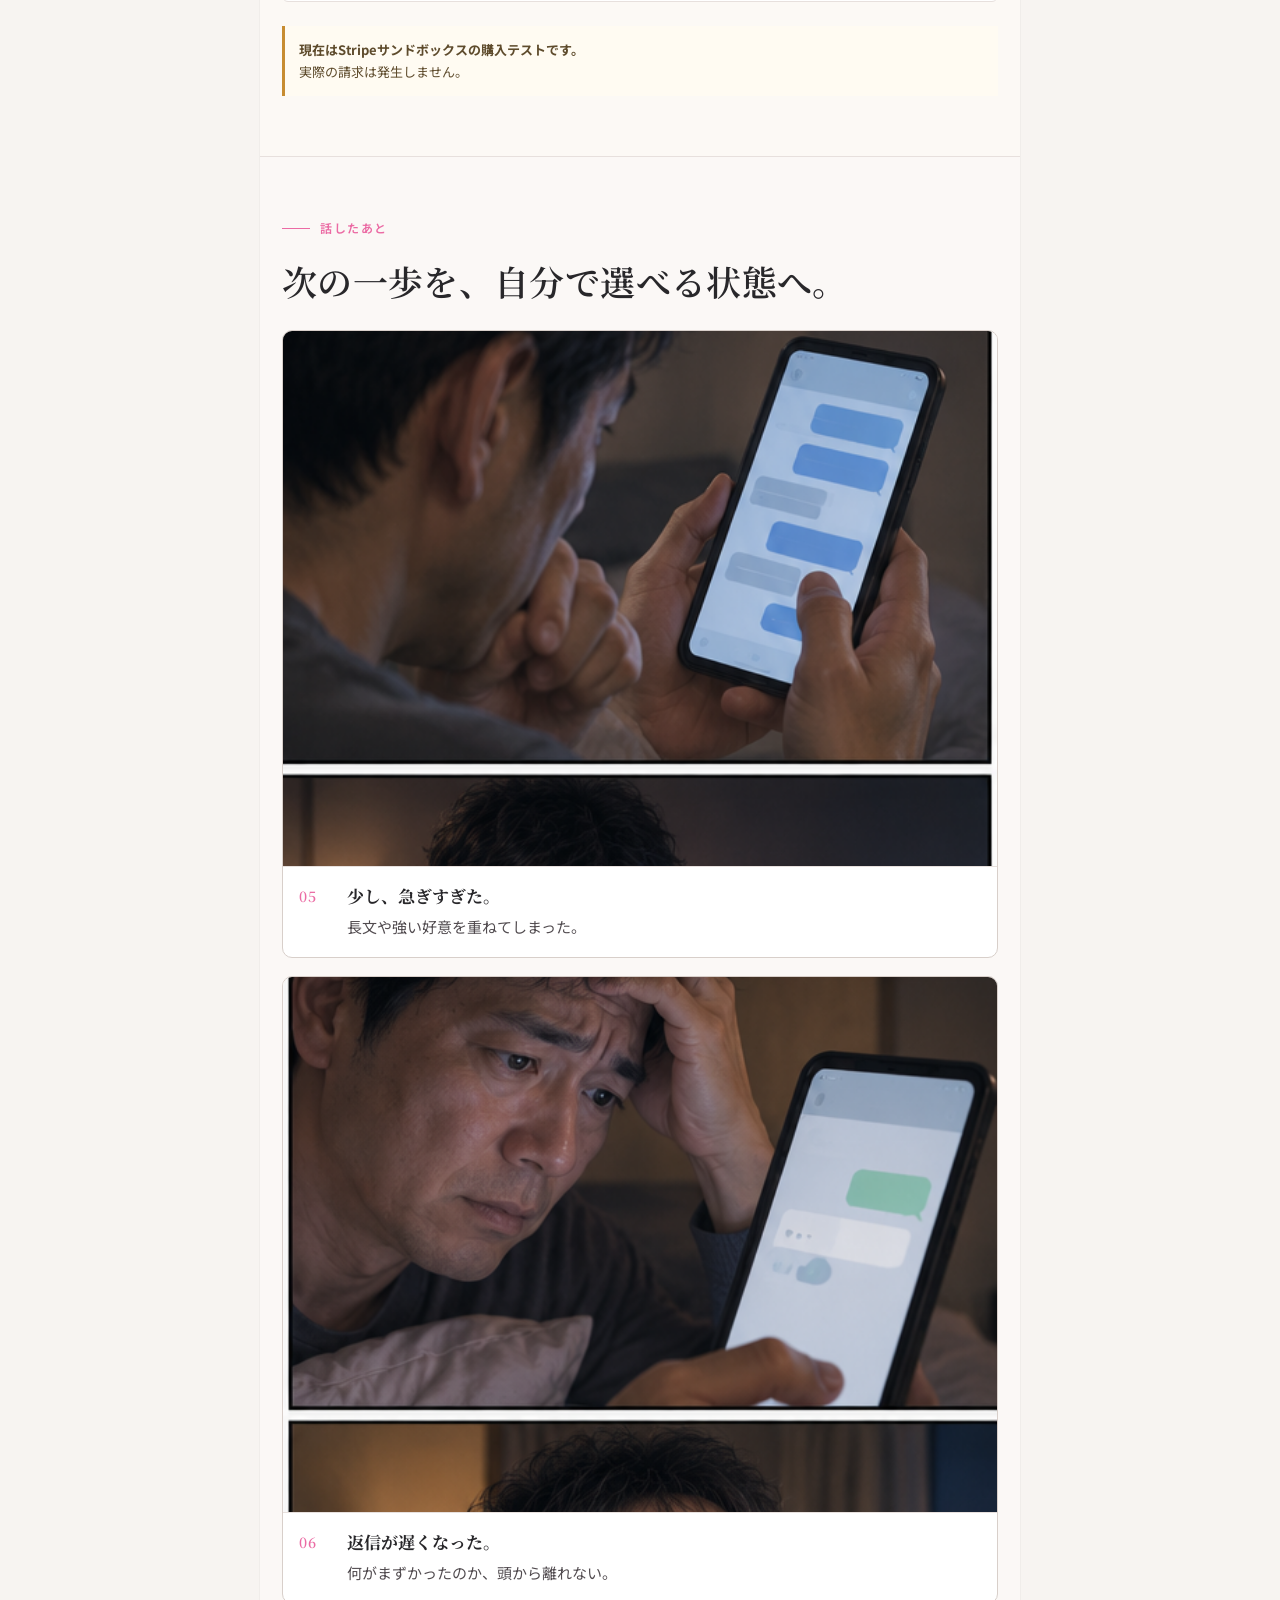
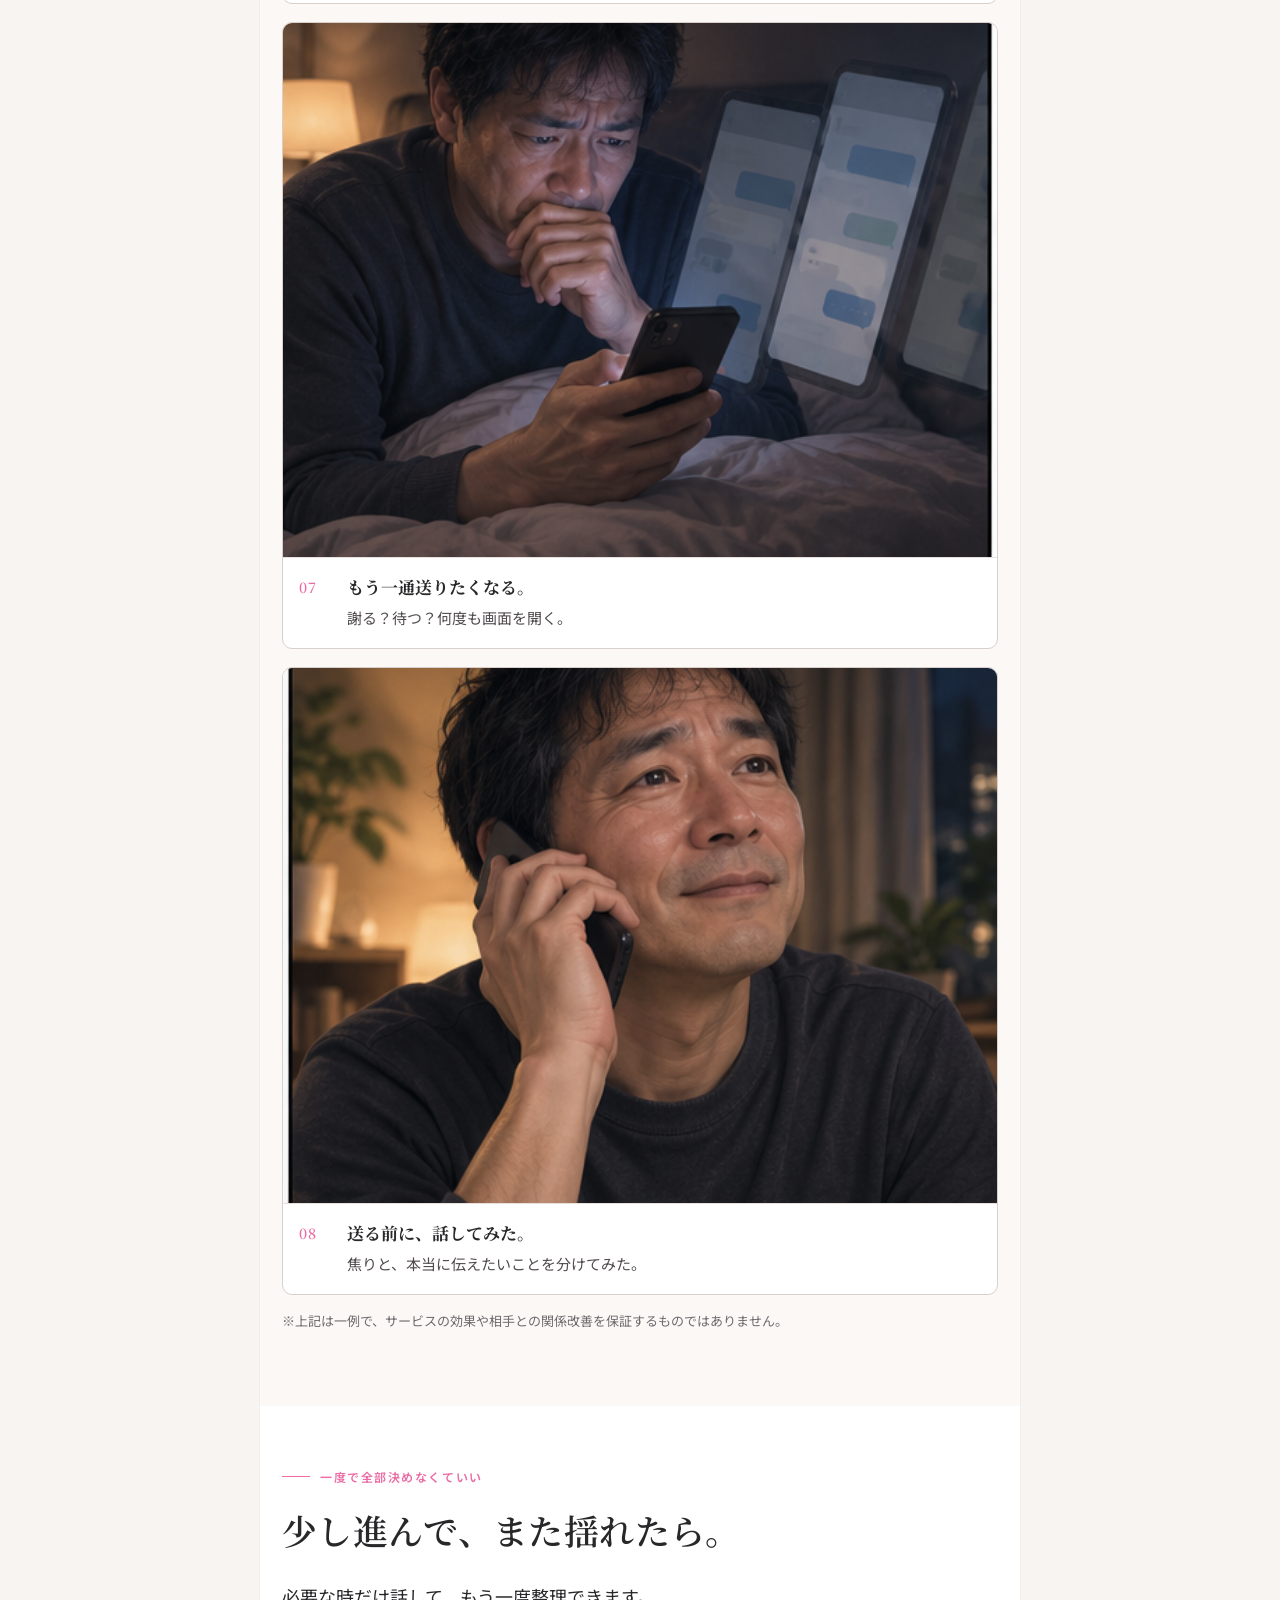
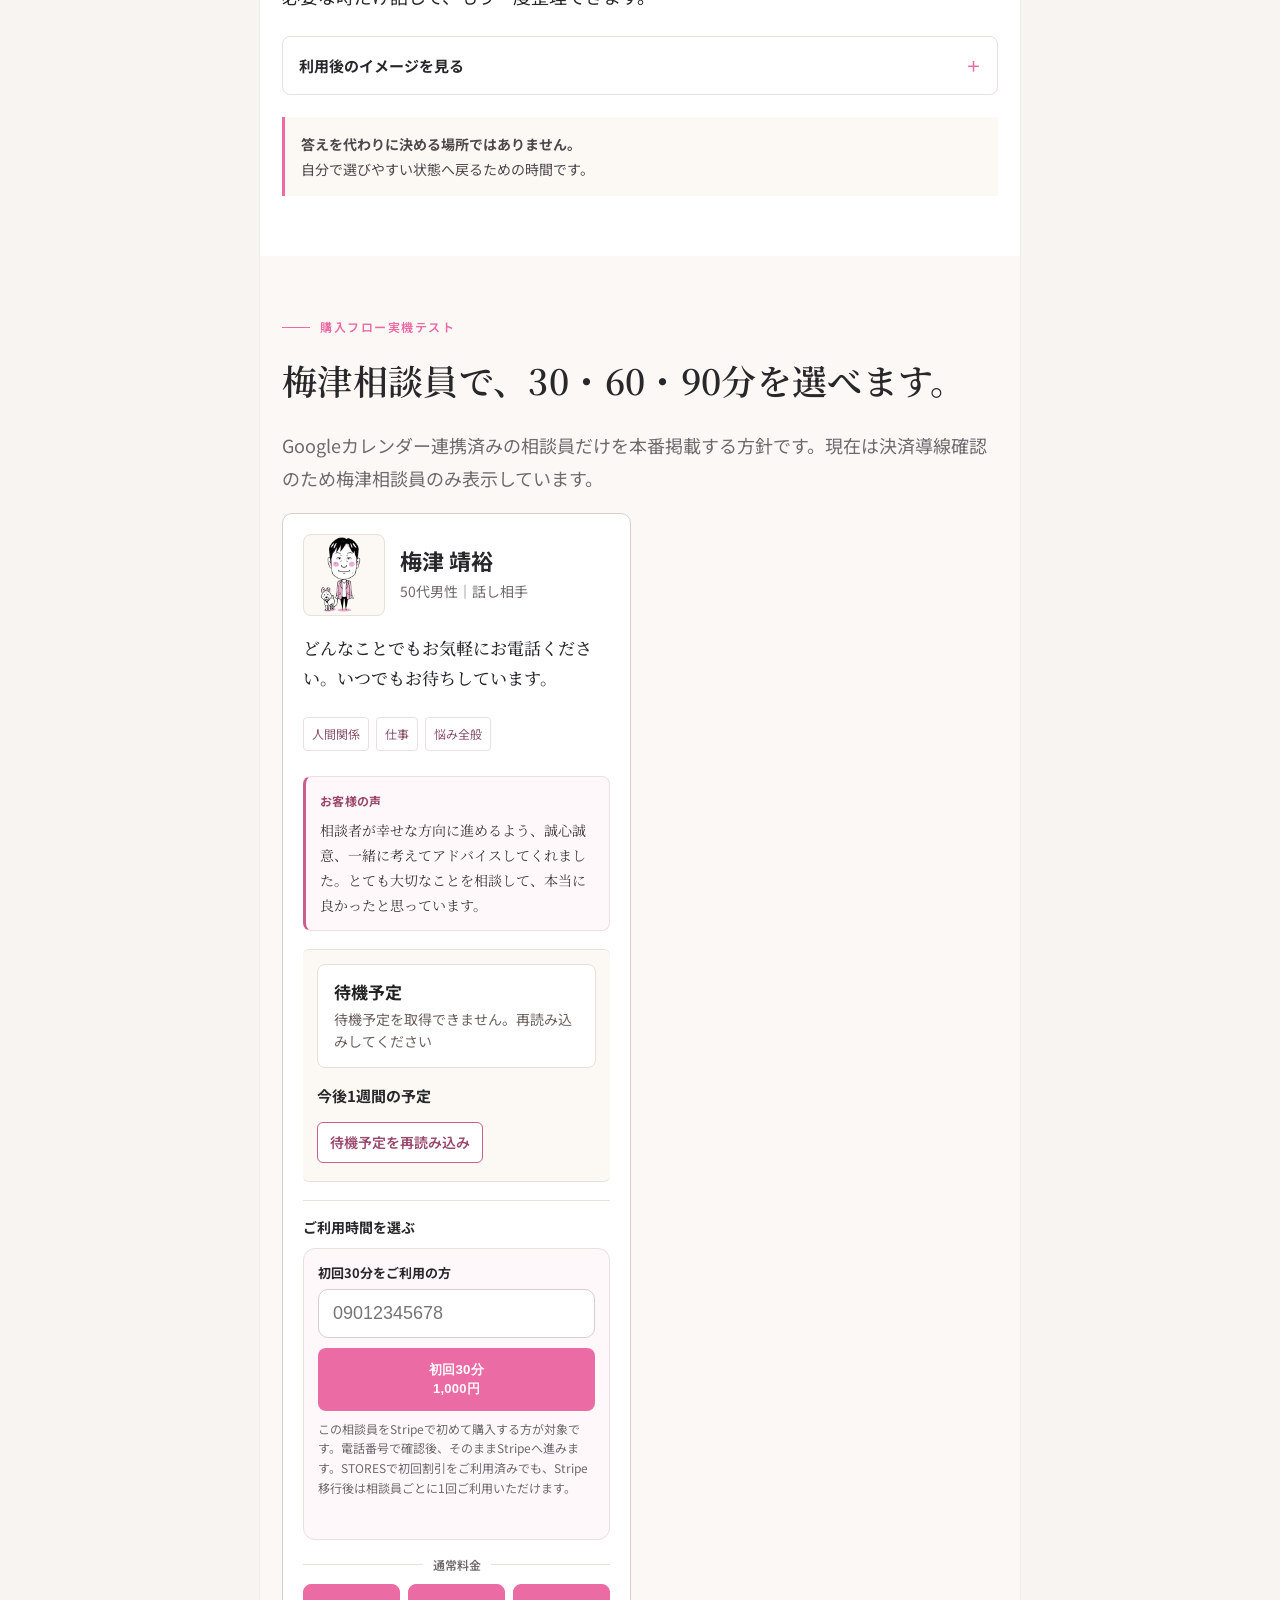
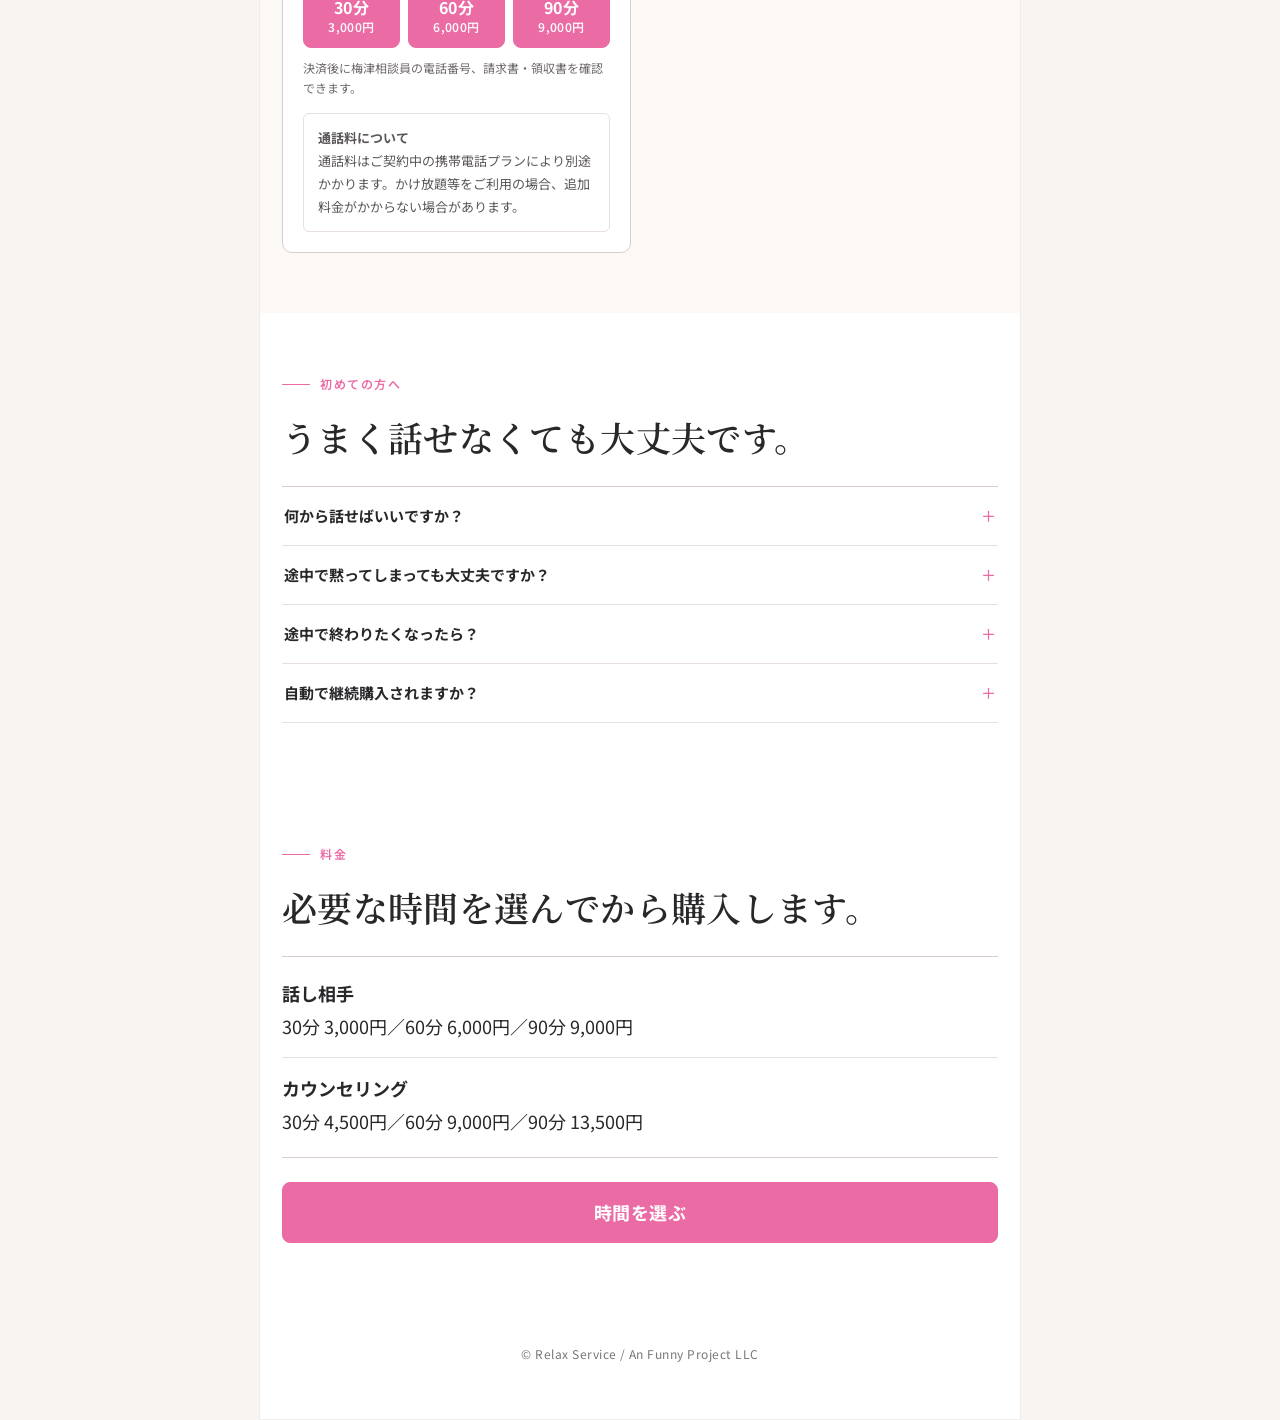
<file: koichi2/index.html>
<!DOCTYPE html>
<html lang="ja">
<head>
<meta charset="utf-8"/>
<meta content="width=device-width,initial-scale=1,viewport-fit=cover" name="viewport"/>
<title>やっと出会えたと思った。あのLINEから、返事がこない。｜リラックスサービス</title>
<meta content="恋愛経験が少なく、好きな人との距離の取り方が分からなくなった夜に、気持ちと次の行動を整理する電話サービス。" name="description"/>
<meta content="noindex,nofollow" name="robots"/>
<link href="https://fonts.googleapis.com" rel="preconnect"/>
<link crossorigin="" href="https://fonts.gstatic.com" rel="preconnect"/>
<link href="https://fonts.googleapis.com/css2?family=Noto+Sans+JP:wght@400;500;600;700&amp;family=Noto+Serif+JP:wght@500;600&amp;display=swap" rel="stylesheet"/>
<link rel="stylesheet" href="/lp001/style.css?v=20260922f"/>
<style>
.purchase-block{margin-top:18px;padding-top:16px;border-top:1px solid var(--line)}
.purchase-label{font-size:14px;font-weight:700;line-height:1.5;color:var(--text)}
.first-ticket-form{margin-top:10px;padding:14px;border:1px solid var(--line);border-radius:12px;background:#fff8fb}
.first-ticket-form label{display:block;font-size:13px;font-weight:700;line-height:1.5;color:var(--text)}
.first-ticket-form input{width:100%;margin-top:7px;padding:13px 14px;border:1px solid #d9cdd3;border-radius:10px;background:#fff;font-size:18px;box-sizing:border-box}
.first-ticket-submit{margin-top:10px!important;min-height:60px;width:100%;border:0;cursor:pointer;flex-direction:column;gap:1px;text-align:center;line-height:1.35}
.first-ticket-submit span{display:block}
.first-ticket-submit small{font-size:13px;font-weight:700;opacity:.96}
.first-ticket-submit:disabled{opacity:.65;cursor:wait}
.first-ticket-note{margin:8px 0 0;font-size:12px;line-height:1.65;color:var(--muted)}
.first-ticket-status{min-height:1.6em;margin:8px 0 0;font-size:12px;line-height:1.5;font-weight:700;color:#9c456d}
.gate-frame{position:absolute;width:1px;height:1px;border:0;opacity:0;pointer-events:none}
.purchase-divider{display:flex;align-items:center;gap:10px;margin:14px 0 8px;color:var(--muted);font-size:12px;font-weight:600}
.purchase-divider:before,.purchase-divider:after{content:"";height:1px;background:var(--line);flex:1}
.ticket-options{display:grid;grid-template-columns:repeat(3,minmax(0,1fr));gap:8px;margin-top:0}
.ticket-options .cta{margin-top:0!important;min-height:64px;padding:10px 4px;flex-direction:column;gap:1px;text-align:center;line-height:1.3}
.ticket-options .cta span{font-size:16px}
.ticket-options .cta small{font-size:12px;font-weight:600;opacity:.94}
.purchase-note{margin:10px 0 0;font-size:12px;line-height:1.65;color:var(--muted)}
.preview-label{display:inline-block;margin-bottom:10px;padding:4px 8px;border:1px solid #d8cfca;border-radius:4px;font-size:11px;color:#6f6a6d;background:#fff}
@media(max-width:380px){.ticket-options{gap:6px}.ticket-options .cta{min-height:60px;padding:9px 3px}.ticket-options .cta span{font-size:15px}.ticket-options .cta small{font-size:11px}}
</style>
<script>
window.RELAX_LP_ANALYTICS={lp_id:"MLP002",scenario:"koichi-rare-encounter",lp_version:"20260922f"};
(function(){
  const params=new URLSearchParams(window.location.search);
  window.RELAX_ANALYTICS_DISABLED=params.get("qa")==="1";
  window.dataLayer=window.dataLayer||[];
  window.gtag=window.gtag||function(){window.dataLayer.push(arguments);};
  if(window.RELAX_ANALYTICS_DISABLED)return;
  const s=document.createElement("script");
  s.async=true;
  s.src="https://www.googletagmanager.com/gtag/js?id=G-X63W5K5P5Q";
  document.head.appendChild(s);
  window.gtag("js",new Date());
  window.gtag("config","G-X63W5K5P5Q");
})();
</script>
<script src="/assets/js/lp-analytics.js?v=20260922b" defer></script>
</head>
<body>
<div class="wrap">
<div class="brandbar">
<img alt="リラックスサービス" class="brandlogo" src="/assets/images/logo.png"/>
<div class="tagline">声でほどける。</div>
</div>
<header class="hero">
<div class="pad">
<div class="preview-label">公開前テスト</div>
<div class="kicker">好きな人との距離が分からなくなった夜に</div>
<h1>やっと出会えたと思った。あのLINEから、返事がこない。</h1>
<p class="lead">何がまずかったのか分からない。謝るべきか、待つべきか、もう一度送るべきか。</p>
<div class="hero-note">まとまっていなくても、そのまま話せる電話サービスです。</div>
<div class="cta-row"><a class="cta" href="#people">話せる人を見る</a><a class="cta secondary" href="#service-guide">どんなサービスか見る</a></div>
</div>
</header>
<main>
<section id="story"><div class="pad">
<div class="kicker">浩一のストーリー</div>
<h2>そのあと、気持ちだけが残った。</h2>
<p class="story-intro">48歳。やっと出会えたと思った人から、返信が来なくなった夜。</p>
<div aria-label="浩一の8コマストーリー前半" class="manga-stack">
<article class="manga-panel"><div aria-hidden="true" class="manga-scene koichi-scene koichi-r1 koichi-c1"><img alt="" src="/assets/images/koichi-mlp002-8panel.png"/></div><div class="manga-copy"><span>01</span><p><b>恋愛は、ずっと得意じゃなかった。</b>何を話せばいいかも、距離の詰め方も分からなかった。</p></div></article>
<article class="manga-panel"><div aria-hidden="true" class="manga-scene koichi-scene koichi-r1 koichi-c2"><img alt="" src="/assets/images/koichi-mlp002-8panel.png"/></div><div class="manga-copy"><span>02</span><p><b>自分を見てくれる人と出会った。</b>久しぶりに、会話が楽しいと思えた。</p></div></article>
<article class="manga-panel"><div aria-hidden="true" class="manga-scene koichi-scene koichi-r2 koichi-c1"><img alt="" src="/assets/images/koichi-mlp002-8panel.png"/></div><div class="manga-copy"><span>03</span><p><b>「この人かもしれない」と思った。</b>この機会を逃したくなかった。</p></div></article>
<article class="manga-panel"><div aria-hidden="true" class="manga-scene koichi-scene koichi-r2 koichi-c2"><img alt="" src="/assets/images/koichi-mlp002-8panel.png"/></div><div class="manga-copy"><span>04</span><p><b>毎日のLINEが楽しみになった。</b>もっと近づきたい気持ちが大きくなった。</p></div></article>
</div>
</div></section>
<section class="section-soft" id="self-check"><div class="pad">
<div class="kicker">こんな夜、ありませんか？</div>
<h2>「何が正解か」より、焦りが先に動いていませんか？</h2>
<div class="compact-points">
<div class="compact-point">返信を待てず、追加で送りたくなる</div>
<div class="compact-point">好意を伝えれば伝えるほど近づけると思う</div>
<div class="compact-point">性的な話題へ進むタイミングが分からない</div>
</div>
<p class="short-note">ひとつでも近ければ、その気持ちから話せます。</p>
</div></section>
<section class="service-primer" id="service-guide"><div class="pad">
<div class="kicker">はじめての方へ</div>
<h2>気持ちを、そのまま話せます。</h2>
<p class="service-definition">まとまっていなくても大丈夫。話しながら、気持ちと次の一歩を分けていきます。</p>
<div class="compact-flow">
<div><b>話す</b><span>そのままで</span></div>
<div><b>分ける</b><span>焦り・期待・不安</span></div>
<div><b>選ぶ</b><span>今できる一歩</span></div>
</div>
<div class="use-steps"><h3>利用は3ステップ</h3><ol>
<li class="use-step"><span class="step-number">1</span><div><b>話す人と時間を選ぶ</b><p>30分・60分・90分から、その場で選びます。</p></div></li>
<li class="use-step"><span class="step-number">2</span><div><b>Stripeで購入</b><p>初回30分は電話番号で対象確認後、Stripeへ進みます。決済画面では氏名入力は不要です。</p></div></li>
<li class="use-step"><span class="step-number">3</span><div><b>表示された電話番号へ発信</b><p>決済完了画面に相談員の電話番号と、請求書・領収書のボタンが表示されます。</p></div></li>
</ol></div>
<div class="safety-box"><h3>購入後も確認できます</h3><p><b>決済完了後、相談員の電話番号を表示します。</b>その場で請求書・領収書PDFも開けます。チケットは購入日から6か月有効です。</p></div>
<div class="test-notice" role="note"><b>現在はStripeサンドボックスの購入テストです。</b><span>実際の請求は発生しません。</span></div>
</div></section>
<section class="section-soft" id="story-after"><div class="pad">
<div class="kicker">話したあと</div><h2>次の一歩を、自分で選べる状態へ。</h2>
<div aria-label="浩一の8コマストーリー後半" class="manga-stack">
<article class="manga-panel"><div aria-hidden="true" class="manga-scene koichi-scene koichi-r3 koichi-c1"><img alt="" src="/assets/images/koichi-mlp002-8panel.png"/></div><div class="manga-copy"><span>05</span><p><b>少し、急ぎすぎた。</b>長文や強い好意を重ねてしまった。</p></div></article>
<article class="manga-panel"><div aria-hidden="true" class="manga-scene koichi-scene koichi-r3 koichi-c2"><img alt="" src="/assets/images/koichi-mlp002-8panel.png"/></div><div class="manga-copy"><span>06</span><p><b>返信が遅くなった。</b>何がまずかったのか、頭から離れない。</p></div></article>
<article class="manga-panel"><div aria-hidden="true" class="manga-scene koichi-scene koichi-r4 koichi-c1"><img alt="" src="/assets/images/koichi-mlp002-8panel.png"/></div><div class="manga-copy"><span>07</span><p><b>もう一通送りたくなる。</b>謝る？待つ？何度も画面を開く。</p></div></article>
<article class="manga-panel"><div aria-hidden="true" class="manga-scene koichi-scene koichi-r4 koichi-c2"><img alt="" src="/assets/images/koichi-mlp002-8panel.png"/></div><div class="manga-copy"><span>08</span><p><b>送る前に、話してみた。</b>焦りと、本当に伝えたいことを分けてみた。</p></div></article>
</div>
<p class="muted" style="margin-top:14px;font-size:13px">※上記は一例で、サービスの効果や相手との関係改善を保証するものではありません。</p>
</div></section>
<section id="repeat-case"><div class="pad">
<div class="kicker">一度で全部決めなくていい</div>
<h2>少し進んで、また揺れたら。</h2>
<p class="lead">必要な時だけ話して、もう一度整理できます。</p>
<details class="secondary-story">
<summary>利用後のイメージを見る</summary>
<div class="secondary-story-body">
<div class="repeat-case">
<div class="repeat-step"><span class="repeat-step-num">1</span><div><b>話した夜</b><p>今夜は追加で送らず、まず寝る。</p></div></div>
<div class="repeat-step"><span class="repeat-step-num">2</span><div><b>数日後</b><p>返信が来ても、一気に距離を詰めない。</p></div></div>
<div class="repeat-step"><span class="repeat-step-num">3</span><div><b>また揺れた時</b><p>必要なら、もう一度気持ちを分け直す。</p></div></div>
</div>
</div></details>
<div class="reassurance"><b>答えを代わりに決める場所ではありません。</b><br>自分で選びやすい状態へ戻るための時間です。</div>
</div></section>
<section class="section-soft" id="people"><div class="pad">
<div class="kicker">購入フロー実機テスト</div><h2>梅津相談員で、30・60・90分を選べます。</h2>
<p class="muted">Googleカレンダー連携済みの相談員だけを本番掲載する方針です。現在は決済導線確認のため梅津相談員のみ表示しています。</p>
<div class="counselors">
<article class="person" data-counselor-id="0000-3"><div class="person-top"><div class="avatar"><img alt="梅津 靖裕" src="/assets/images/umetsu.png"/></div><div><div class="person-name">梅津 靖裕</div><div class="meta">50代男性｜話し相手</div></div></div><p class="one-line">どんなことでもお気軽にお電話ください。いつでもお待ちしています。</p><div class="tags"><span class="tag">人間関係</span><span class="tag">仕事</span><span class="tag">悩み全般</span></div><div class="schedule" id="realtime-schedule-0000-3"><div aria-live="polite" class="realtime-status" id="realtime-status-0000-3"><div class="realtime-status-label" id="realtime-label-0000-3">待機予定</div><div class="realtime-status-time" id="realtime-time-0000-3">待機予定を読み込み中…</div></div><div class="schedule-head"><b>今後1週間の予定</b></div><ul class="schedule-list" id="realtime-week-0000-3"><li>待機予定を読み込み中…</li></ul></div>
<div class="purchase-block">
<div class="purchase-label">ご利用時間を選ぶ</div>
<form class="first-ticket-form" id="initial-ticket-form" data-initial-checkout data-consultant-no="0000-3" data-lp-id="MLP002" data-action-url="https://script.google.com/macros/s/AKfycbyuumB90EbJS9sesozUegcU6GgNjyPPmqKbL3ztT37lqw7tOjkDwL4-ysuvNX4xsSWS6w/exec" novalidate>
<label for="initial-phone">初回30分をご利用の方</label>
<input id="initial-phone" data-initial-phone name="phone" type="tel" inputmode="tel" autocomplete="tel" placeholder="09012345678" aria-describedby="initial-note initial-status" required>
<button class="cta first-ticket-submit" data-initial-submit id="initial-submit" type="submit"><span>初回30分</span><small>1,000円</small></button>
<p class="first-ticket-note" id="initial-note">この相談員をStripeで初めて購入する方が対象です。電話番号で確認後、そのままStripeへ進みます。STORESで初回割引をご利用済みでも、Stripe移行後は相談員ごとに1回ご利用いただけます。</p>
<p class="first-ticket-status" data-initial-status id="initial-status" aria-live="polite"></p>
</form>
<div class="purchase-divider"><span>通常料金</span></div>
<div class="ticket-options" aria-label="梅津相談員の通常購入時間">
<a class="cta" href="https://buy.stripe.com/3cI8wO8i4goRb0gf0T0co00?client_reference_id=0000-3_MLP002"><span>30分</span><small>3,000円</small></a>
<a class="cta" href="https://buy.stripe.com/4gM14mfKw7Sl7O4dWP0co01?client_reference_id=0000-3_MLP002"><span>60分</span><small>6,000円</small></a>
<a class="cta" href="https://buy.stripe.com/7sY00igOA3C5d8odWP0co02?client_reference_id=0000-3_MLP002"><span>90分</span><small>9,000円</small></a>
</div>
<p class="purchase-note">決済後に梅津相談員の電話番号、請求書・領収書を確認できます。</p>
<div class="fee-note"><b>通話料について</b><br>通話料はご契約中の携帯電話プランにより別途かかります。かけ放題等をご利用の場合、追加料金がかからない場合があります。</div>
</div>
</article>
</div>
</div></section>
<section id="faq"><div class="pad">
<div class="kicker">初めての方へ</div><h2>うまく話せなくても大丈夫です。</h2>
<div class="faq-list">
<details class="faq-item"><summary>何から話せばいいですか？</summary><div class="faq-answer">「何から話せばいいか分からない」と、そのまま伝えて大丈夫です。今いちばん頭から離れないことから、一緒に整理します。</div></details>
<details class="faq-item"><summary>途中で黙ってしまっても大丈夫ですか？</summary><div class="faq-answer">大丈夫です。考える時間や沈黙も含めて、その人のペースで話せます。</div></details>
<details class="faq-item"><summary>途中で終わりたくなったら？</summary><div class="faq-answer">無理に話し続ける必要はありません。ご自身の判断で通話を終えられます。</div></details>
<details class="faq-item"><summary>自動で継続購入されますか？</summary><div class="faq-answer">されません。必要な時に、必要な時間のチケットを都度購入します。</div></details>
</div>
</div></section>
<section><div class="pad"><div class="kicker">料金</div><h2>必要な時間を選んでから購入します。</h2><div class="pricebox"><p><b>話し相手</b><br/>30分 3,000円／60分 6,000円／90分 9,000円</p><p><b>カウンセリング</b><br/>30分 4,500円／60分 9,000円／90分 13,500円</p></div><div class="final-cta"><a class="cta" href="#people">時間を選ぶ</a></div></div></section>
</main>
<footer class="footer">© Relax Service / An Funny Project LLC</footer>
</div>

<script>
window.LP_CONFIG=Object.freeze({
  lpId:"MLP002",
  pageTitle:"やっと出会えたと思った。あのLINEから、返事がこない。｜リラックスサービス",
  pageDescription:"恋愛経験が少なく、好きな人との距離の取り方が分からなくなった夜に、気持ちと次の行動を整理する電話サービス。",
  realtime:{consultantNo:"0000-3",statusUrl:"https://script.google.com/macros/s/AKfycbyl5jrBh-O9Zp2eiqddhQykp21fiEDpZBrxJ89byy57cCQq5nsPMZN3yl5K3QdPMjrt3g/exec?action=status",timezone:"Asia/Tokyo",days:7}
});
</script>
<script src="/lp001/app.js?v=20260919a" defer></script>
<script src="/assets/js/payment-policy.js?v=20260924a" defer></script>
<script src="/assets/js/initial-checkout.js?v=20260924d" defer></script>
</body>
</html>
</file>
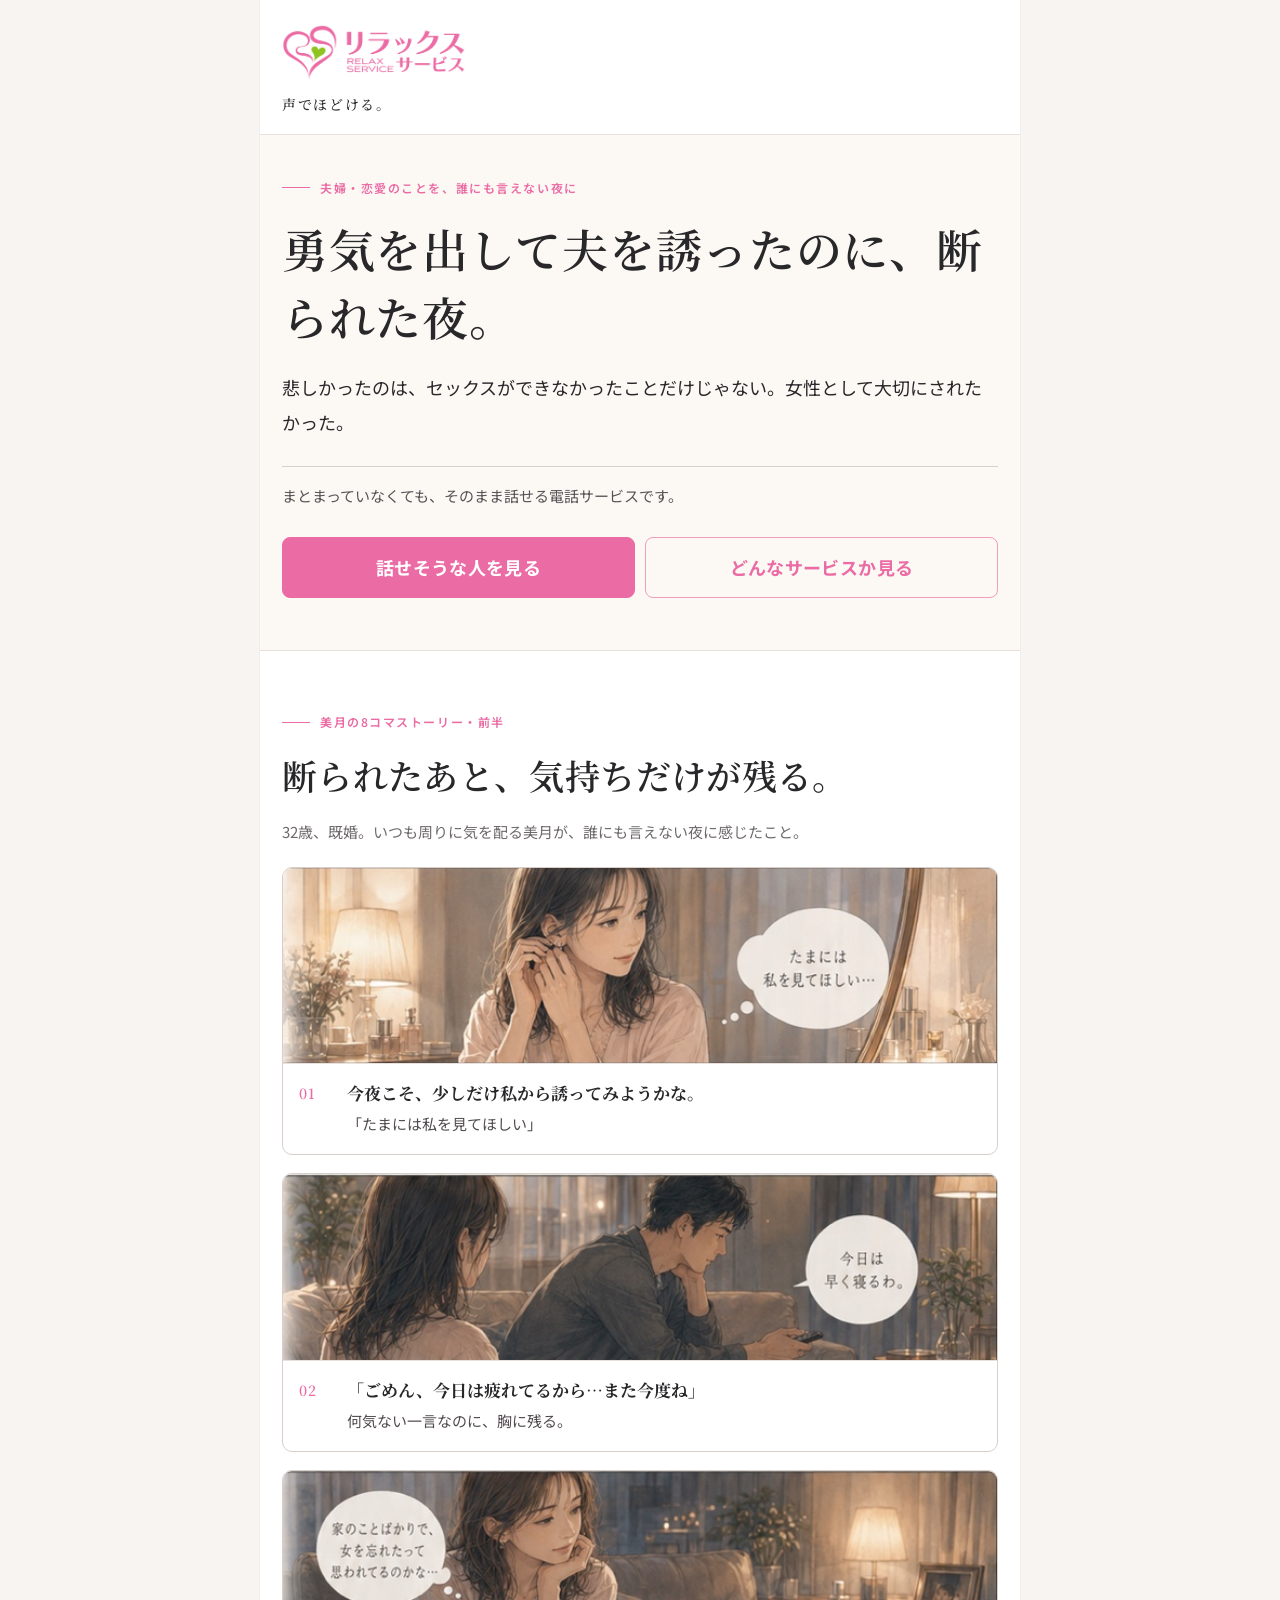
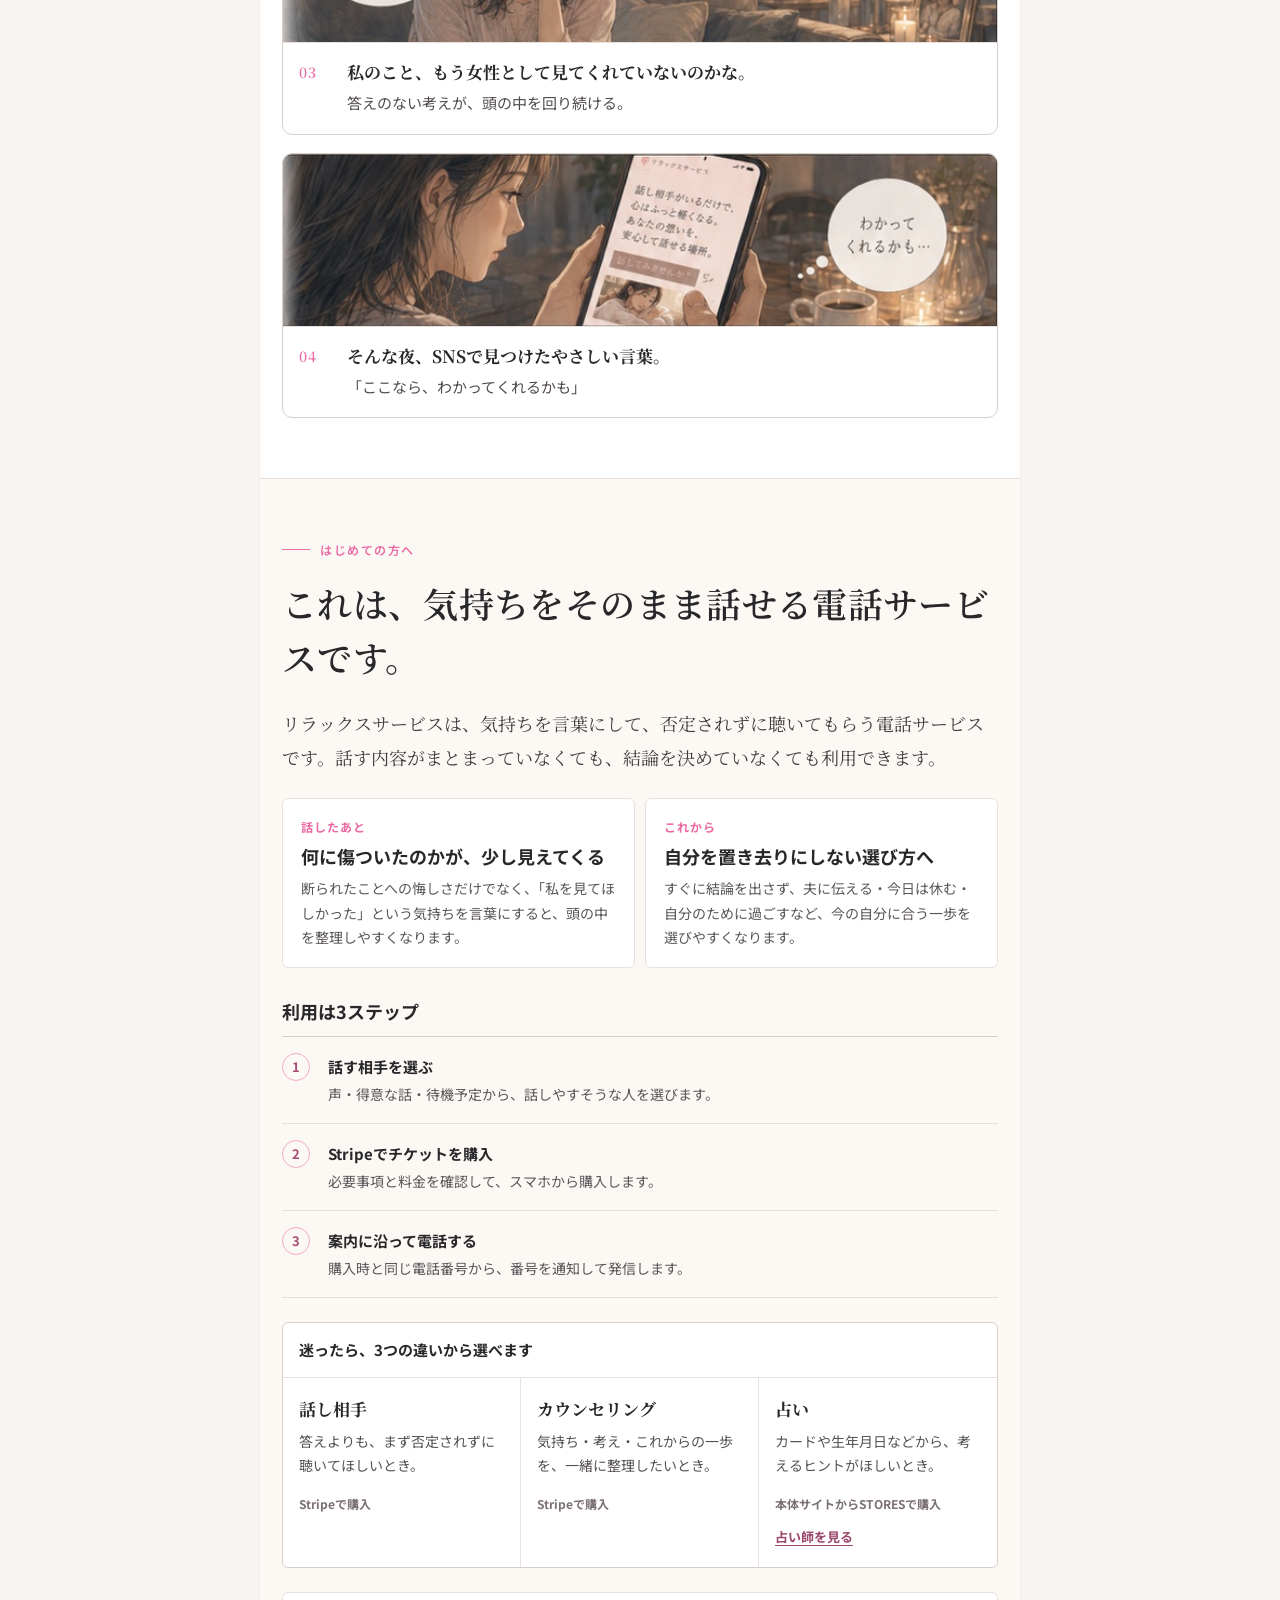
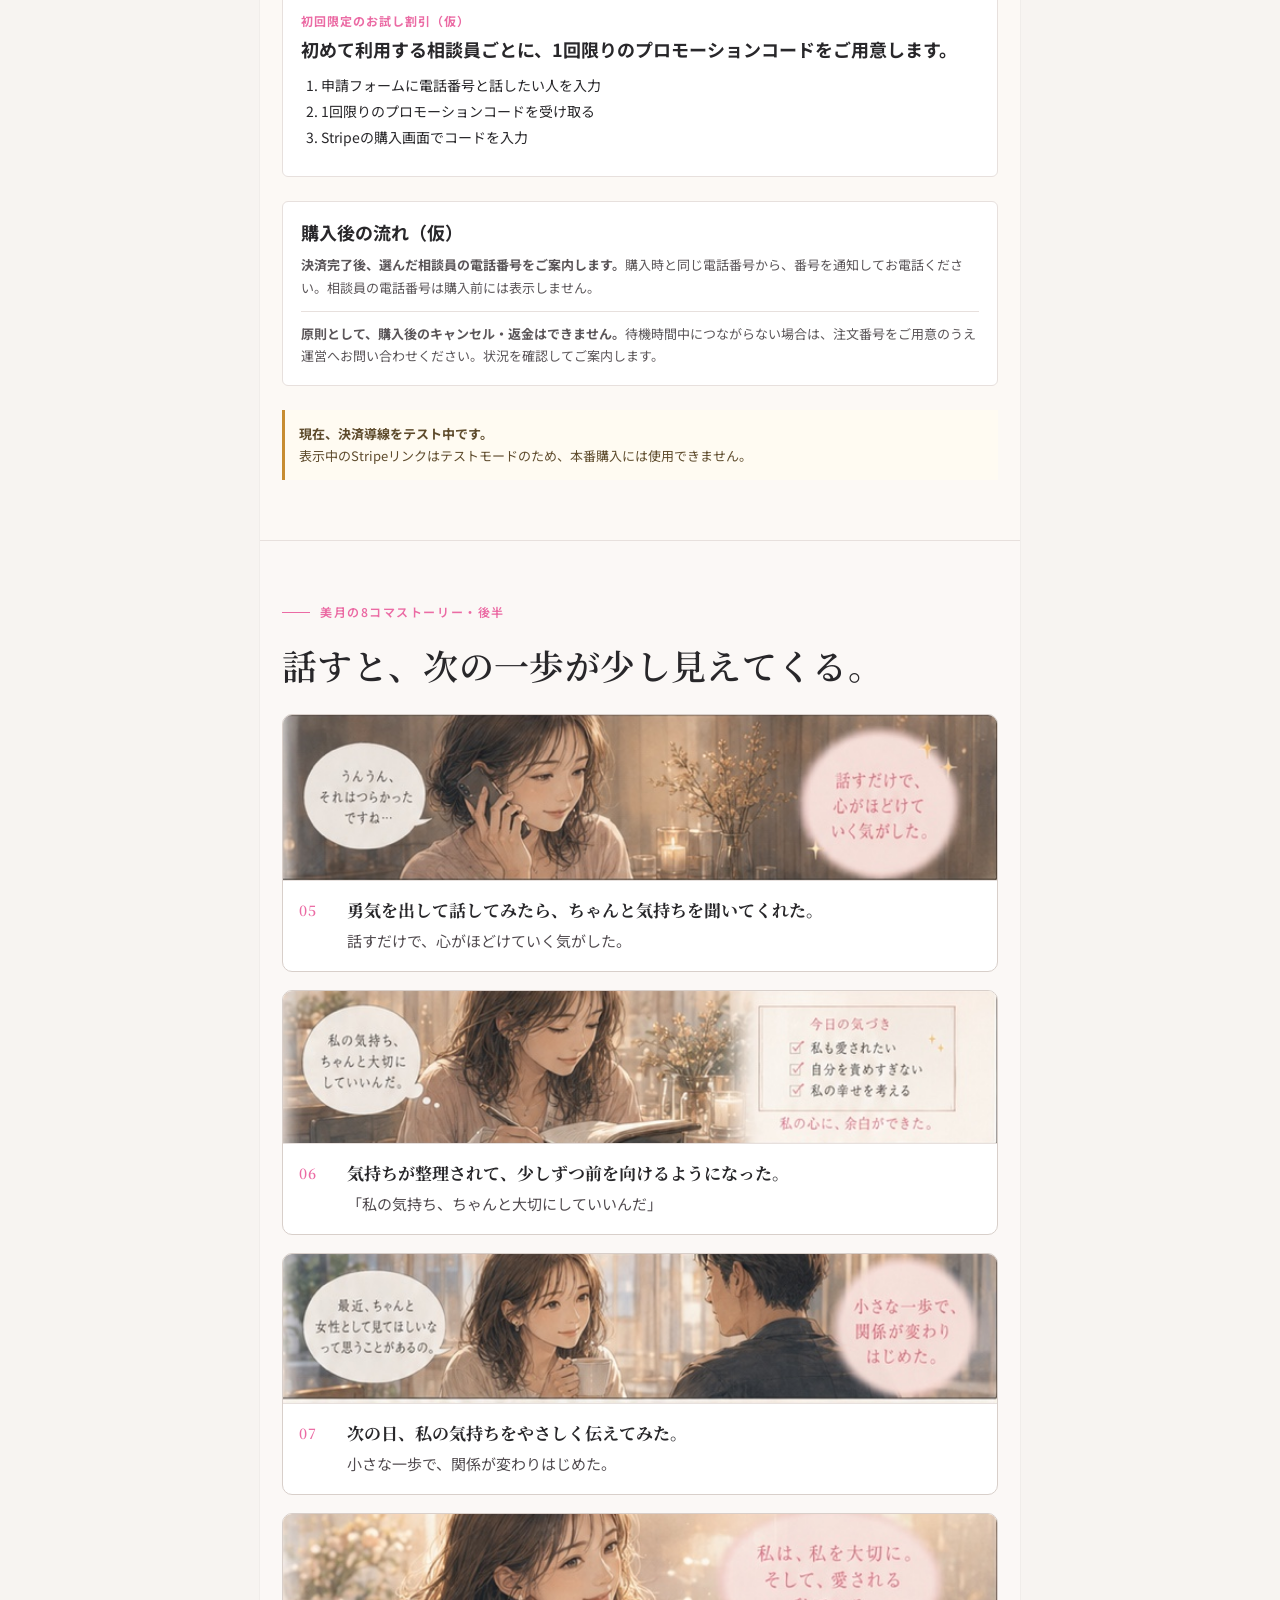
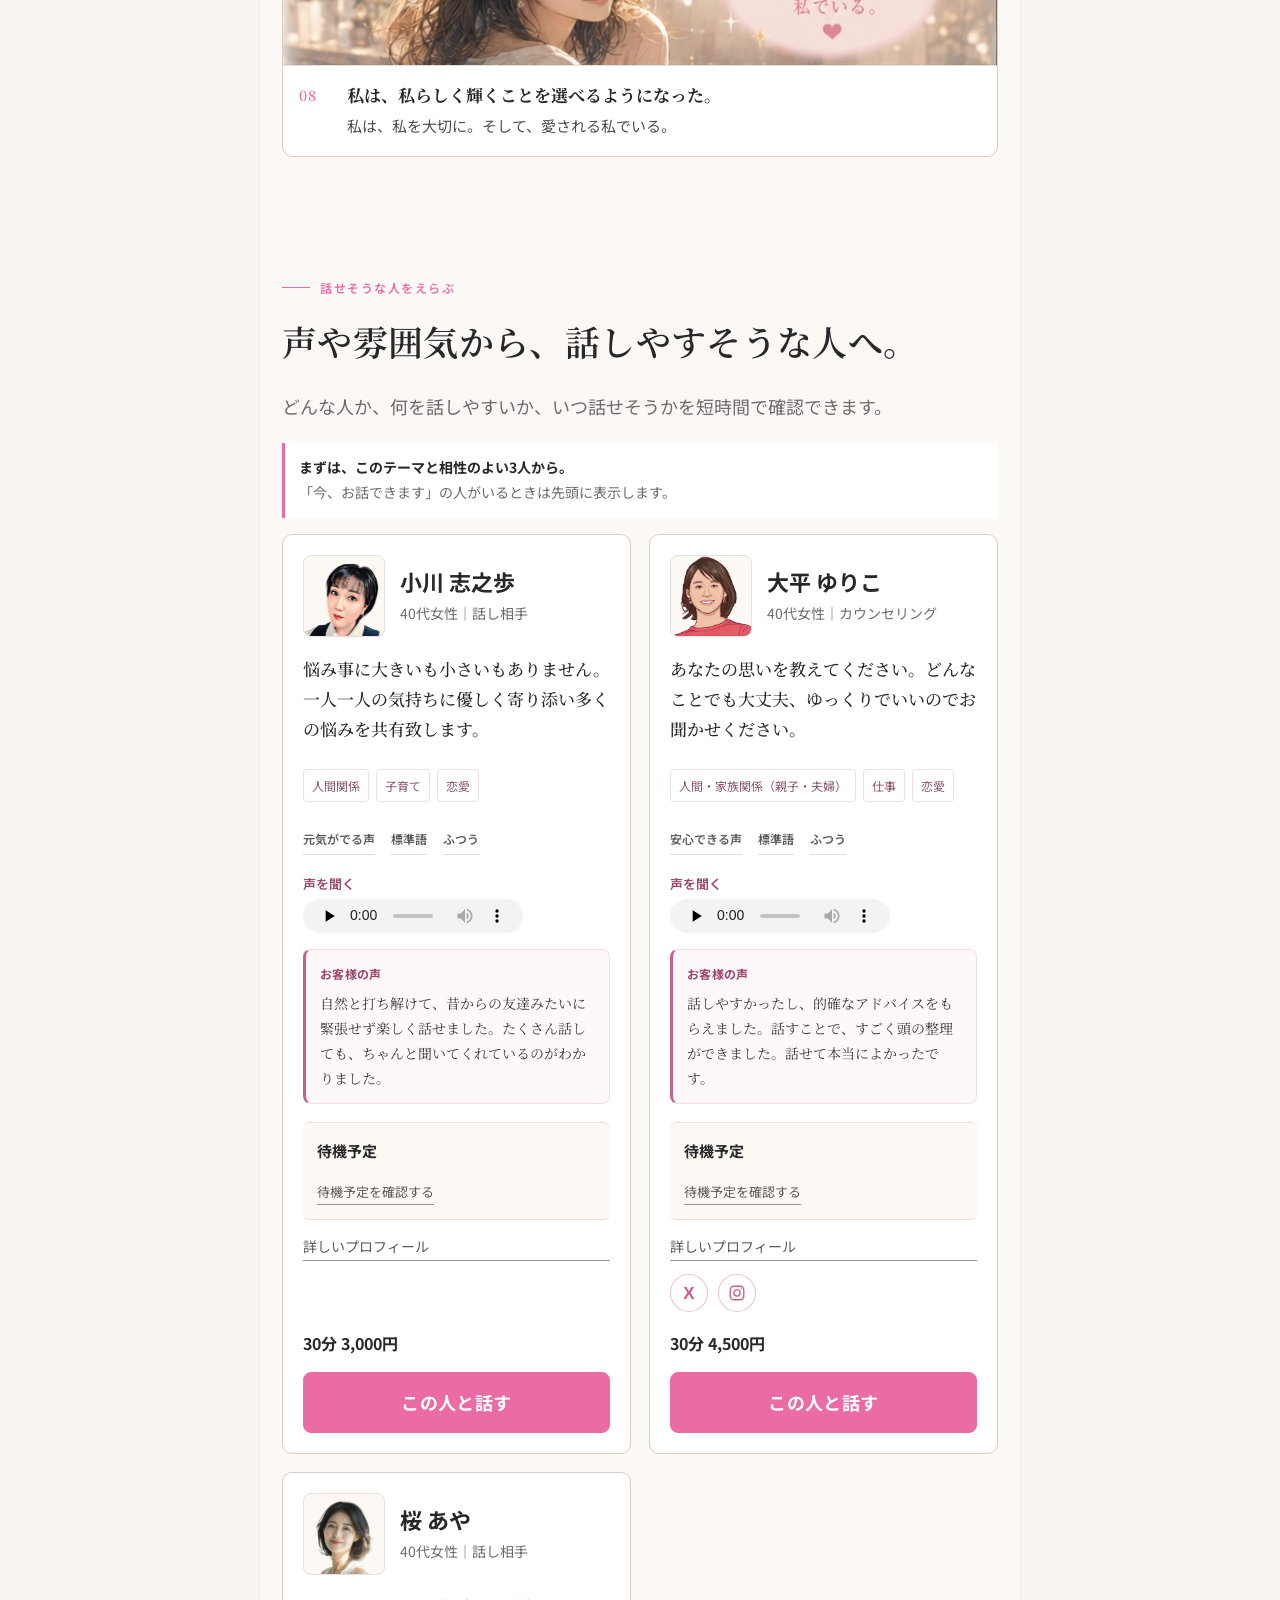
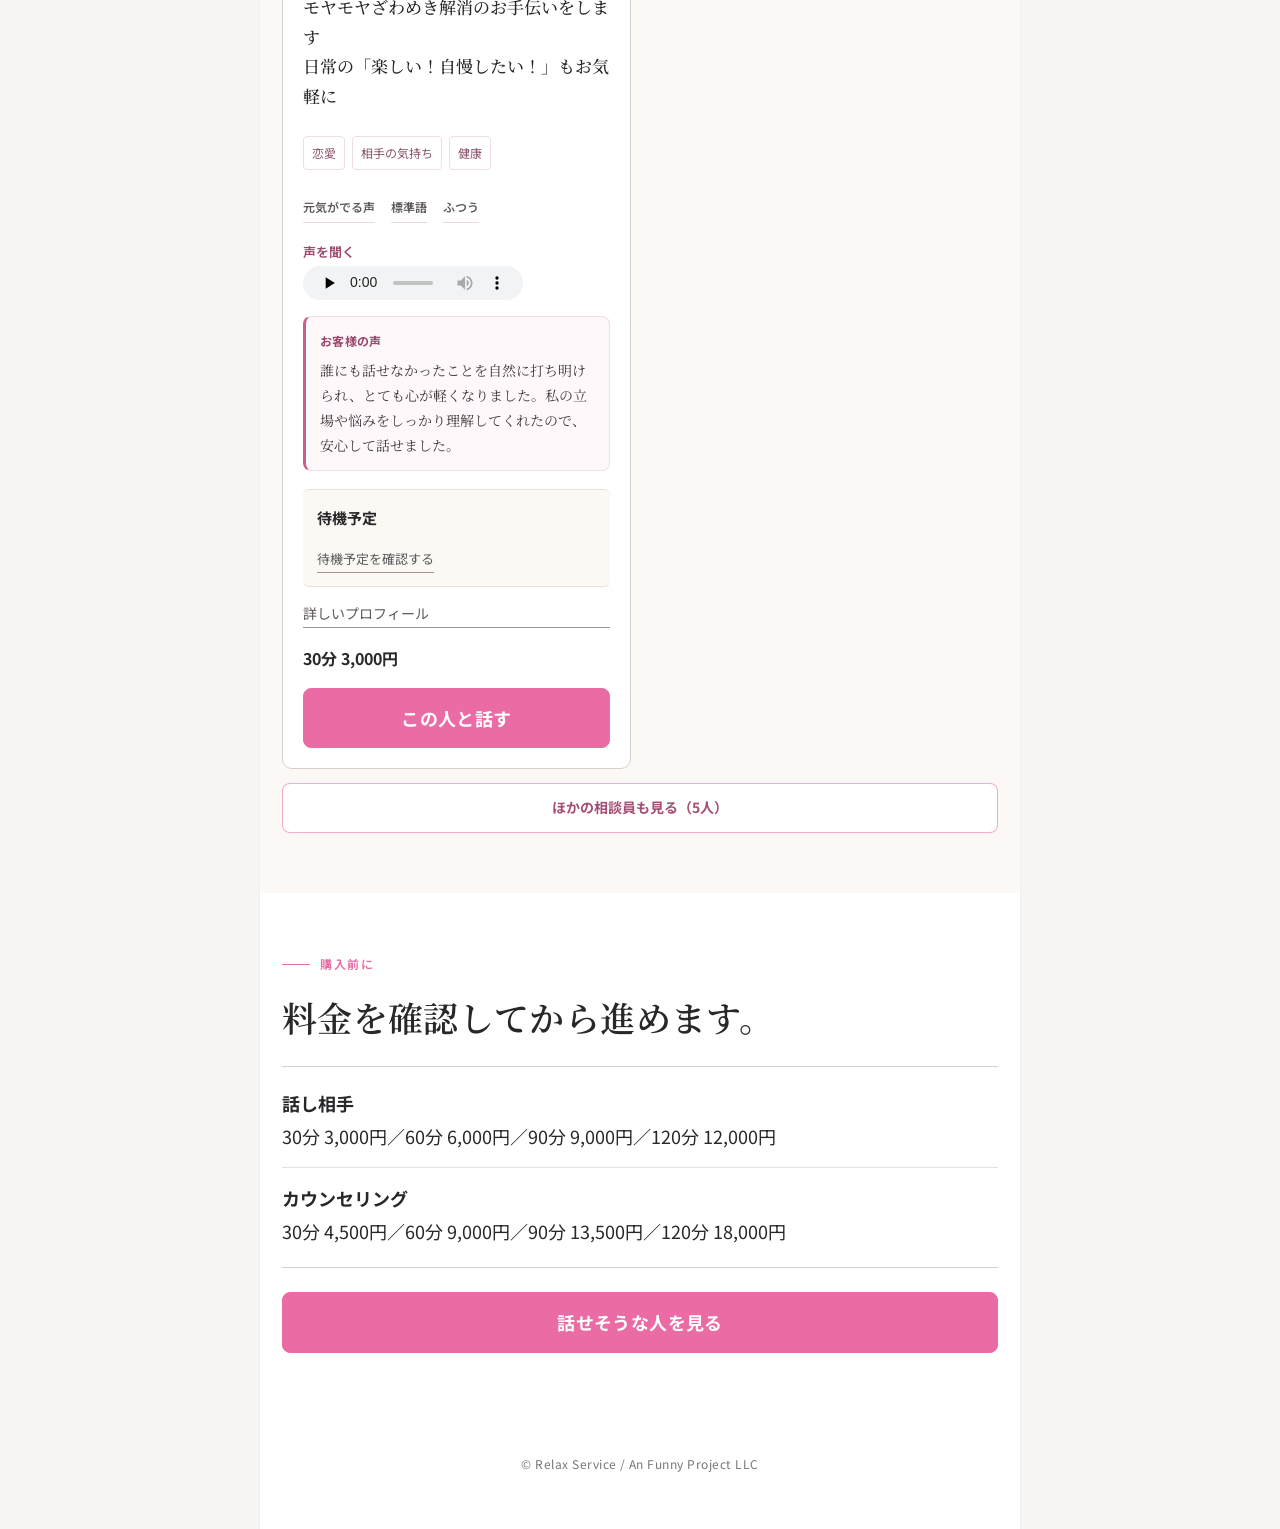
<file: lp001/index.html>
<!DOCTYPE html>
<html lang="ja">
<head>
<meta charset="utf-8"/>
<meta content="width=device-width,initial-scale=1,viewport-fit=cover" name="viewport"/>
<title>勇気を出して夫を誘ったのに、断られた夜。｜リラックスサービス</title>
<meta content="誰にも言いにくい夫婦・恋愛・性の気持ちを、声でほどく時間。話しやすそうな人と待機予定を確認できます。" name="description"/>
<link href="https://fonts.googleapis.com" rel="preconnect"/>
<link crossorigin="" href="https://fonts.gstatic.com" rel="preconnect"/>
<link href="https://fonts.googleapis.com/css2?family=Noto+Sans+JP:wght@400;500;600;700&amp;family=Noto+Serif+JP:wght@500;600&amp;display=swap" rel="stylesheet"/>
<link rel="stylesheet" href="./style.css?v=20260904c"/>
<meta content="LP_TEMPLATE_v1.0-candidate" name="lp-template-version"/>
<meta content="noindex,nofollow" name="robots"/>
</head>
<body>
<div class="wrap">
<div class="brandbar">
<img alt="リラックスサービス" class="brandlogo" src="/assets/images/logo.png"/>
<div class="tagline">声でほどける。</div>
</div>
<header class="hero">
<div class="pad">
<div class="kicker" data-lp-key="hero.kicker">夫婦・恋愛のことを、誰にも言えない夜に</div>
<h1 data-lp-key="hero.heading">勇気を出して夫を誘ったのに、断られた夜。</h1>
<p class="lead" data-lp-key="hero.lead">悲しかったのは、セックスができなかったことだけじゃない。女性として大切にされたかった。</p>
<div class="hero-note" data-lp-key="hero.note">まとまっていなくても、そのまま話せる電話サービスです。</div>
<div class="cta-row">
<a class="cta" href="#people">話せそうな人を見る</a>
<a class="cta secondary" href="#service-guide">どんなサービスか見る</a>
</div>
</div>
</header>
<main>
<section id="story">
<div class="pad">
<div class="kicker">美月の8コマストーリー・前半</div>
<h2>断られたあと、気持ちだけが残る。</h2>
<p class="story-intro">32歳、既婚。いつも周りに気を配る美月が、誰にも言えない夜に感じたこと。</p>
<div aria-label="美月の8コマストーリー前半" class="manga-stack">
<article class="manga-panel"><div aria-hidden="true" class="manga-scene manga-scene-1"><img alt="" src="/assets/images/lp001-mizuki-8panel.jpeg"/></div><div class="manga-copy"><span>01</span><p><b>今夜こそ、少しだけ私から誘ってみようかな。</b>「たまには私を見てほしい」</p></div></article>
<article class="manga-panel"><div aria-hidden="true" class="manga-scene manga-scene-2"><img alt="" src="/assets/images/lp001-mizuki-8panel.jpeg"/></div><div class="manga-copy"><span>02</span><p><b>「ごめん、今日は疲れてるから…また今度ね」</b>何気ない一言なのに、胸に残る。</p></div></article>
<article class="manga-panel"><div aria-hidden="true" class="manga-scene manga-scene-3"><img alt="" src="/assets/images/lp001-mizuki-8panel.jpeg"/></div><div class="manga-copy"><span>03</span><p><b>私のこと、もう女性として見てくれていないのかな。</b>答えのない考えが、頭の中を回り続ける。</p></div></article>
<article class="manga-panel"><div aria-hidden="true" class="manga-scene manga-scene-4"><img alt="" src="/assets/images/lp001-mizuki-8panel.jpeg"/></div><div class="manga-copy"><span>04</span><p><b>そんな夜、SNSで見つけたやさしい言葉。</b>「ここなら、わかってくれるかも」</p></div></article>
</div>
</div>
</section>
<section class="service-primer" id="service-guide"><div class="pad">
<div class="kicker">はじめての方へ</div>
<h2>これは、気持ちをそのまま話せる電話サービスです。</h2>
<p class="service-definition">リラックスサービスは、気持ちを言葉にして、否定されずに聴いてもらう電話サービスです。話す内容がまとまっていなくても、結論を決めていなくても利用できます。</p>
<div aria-label="話すことの短期と長期のメリット" class="benefit-grid">
<article class="benefit-card"><div class="benefit-label" data-lp-key="benefits.immediate.label">話したあと</div><h3 data-lp-key="benefits.immediate.title">何に傷ついたのかが、少し見えてくる</h3><p data-lp-key="benefits.immediate.body">断られたことへの悔しさだけでなく、「私を見てほしかった」という気持ちを言葉にすると、頭の中を整理しやすくなります。</p></article>
<article class="benefit-card"><div class="benefit-label" data-lp-key="benefits.future.label">これから</div><h3 data-lp-key="benefits.future.title">自分を置き去りにしない選び方へ</h3><p data-lp-key="benefits.future.body">すぐに結論を出さず、夫に伝える・今日は休む・自分のために過ごすなど、今の自分に合う一歩を選びやすくなります。</p></article>
</div>
<div class="use-steps">
<h3>利用は3ステップ</h3>
<ol>
<li class="use-step"><span class="step-number">1</span><div><b>話す相手を選ぶ</b><p>声・得意な話・待機予定から、話しやすそうな人を選びます。</p></div></li>
<li class="use-step"><span class="step-number">2</span><div><b>Stripeでチケットを購入</b><p>必要事項と料金を確認して、スマホから購入します。</p></div></li>
<li class="use-step"><span class="step-number">3</span><div><b>案内に沿って電話する</b><p>購入時と同じ電話番号から、番号を通知して発信します。</p></div></li>
</ol>
</div>
<div class="choice-guide">
<div class="choice-heading">迷ったら、3つの違いから選べます</div>
<div class="choice-grid">
<article class="service-choice"><b>話し相手</b><p>答えよりも、まず否定されずに聴いてほしいとき。</p><span class="service-route">Stripeで購入</span></article>
<article class="service-choice"><b>カウンセリング</b><p>気持ち・考え・これからの一歩を、一緒に整理したいとき。</p><span class="service-route">Stripeで購入</span></article>
<article class="service-choice"><b>占い</b><p>カードや生年月日などから、考えるヒントがほしいとき。</p><span class="service-route">本体サイトからSTORESで購入</span><br/><a class="fortune-link" href="https://www.relax-s.com/fortuneteller.html">占い師を見る</a></article>
</div>
</div>
<div class="first-use-box">
<div class="benefit-label">初回限定のお試し割引（仮）</div>
<h3>初めて利用する相談員ごとに、1回限りのプロモーションコードをご用意します。</h3>
<ol><li>申請フォームに電話番号と話したい人を入力</li><li>1回限りのプロモーションコードを受け取る</li><li>Stripeの購入画面でコードを入力</li></ol>
</div>
<div class="safety-box">
<h3>購入後の流れ（仮）</h3>
<p><b>決済完了後、選んだ相談員の電話番号をご案内します。</b>購入時と同じ電話番号から、番号を通知してお電話ください。相談員の電話番号は購入前には表示しません。</p>
<p><b>原則として、購入後のキャンセル・返金はできません。</b>待機時間中につながらない場合は、注文番号をご用意のうえ運営へお問い合わせください。状況を確認してご案内します。</p>
</div>
<div class="test-notice" role="note"><b>現在、決済導線をテスト中です。</b><span>表示中のStripeリンクはテストモードのため、本番購入には使用できません。</span></div>
</div></section>
<section class="section-soft" id="story-after">
<div class="pad">
<div class="kicker">美月の8コマストーリー・後半</div>
<h2>話すと、次の一歩が少し見えてくる。</h2>
<div aria-label="美月の8コマストーリー後半" class="manga-stack">
<article class="manga-panel"><div aria-hidden="true" class="manga-scene manga-scene-5"><img alt="" src="/assets/images/lp001-mizuki-8panel.jpeg"/></div><div class="manga-copy"><span>05</span><p><b>勇気を出して話してみたら、ちゃんと気持ちを聞いてくれた。</b>話すだけで、心がほどけていく気がした。</p></div></article>
<article class="manga-panel"><div aria-hidden="true" class="manga-scene manga-scene-6"><img alt="" src="/assets/images/lp001-mizuki-8panel.jpeg"/></div><div class="manga-copy"><span>06</span><p><b>気持ちが整理されて、少しずつ前を向けるようになった。</b>「私の気持ち、ちゃんと大切にしていいんだ」</p></div></article>
<article class="manga-panel"><div aria-hidden="true" class="manga-scene manga-scene-7"><img alt="" src="/assets/images/lp001-mizuki-8panel.jpeg"/></div><div class="manga-copy"><span>07</span><p><b>次の日、私の気持ちをやさしく伝えてみた。</b>小さな一歩で、関係が変わりはじめた。</p></div></article>
<article class="manga-panel"><div aria-hidden="true" class="manga-scene manga-scene-8"><img alt="" src="/assets/images/lp001-mizuki-8panel.jpeg"/></div><div class="manga-copy"><span>08</span><p><b>私は、私らしく輝くことを選べるようになった。</b>私は、私を大切に。そして、愛される私でいる。</p></div></article>
</div>
</div>
</section>
<section class="section-soft" id="people"><div class="pad"><div class="kicker">話せそうな人をえらぶ</div><h2>声や雰囲気から、話しやすそうな人へ。</h2><p class="muted">どんな人か、何を話しやすいか、いつ話せそうかを短時間で確認できます。</p><div class="selection-note"><b>まずは、このテーマと相性のよい3人から。</b><span>「今、お話できます」の人がいるときは先頭に表示します。</span></div><div class="counselors">
<article class="person" data-counselor-id="0020"><div class="person-top"><div class="avatar"><img alt="小川 志之歩" src="/assets/images/ogawa.png"/></div><div><div class="person-name">小川 志之歩</div><div class="meta">40代女性｜話し相手</div></div></div><p class="one-line">悩み事に大きいも小さいもありません。一人一人の気持ちに優しく寄り添い多くの悩みを共有致します。</p><div class="tags"><span class="tag">人間関係</span><span class="tag">子育て</span><span class="tag">恋愛</span></div><div class="voice"><span>元気がでる声</span><span>標準語</span><span>ふつう</span></div><div class="voice-sample"><div class="voice-native-label">声を聞く</div><audio class="voice-native-audio" controls playsinline preload="none" src="/assets/audio/ogawa.mp3"></audio></div><div class="schedule"><div class="schedule-head"><b>待機予定</b></div><div class="muted" style="font-size:14px">日程調整中</div></div><a class="profile-link" href="https://www.relax-s.com/supporter.html#小川志之歩紹介">詳しいプロフィール</a><div class="price">30分 3,000円</div><a class="cta" href="https://buy.stripe.com/test_fZu9AVaVN6SKd2X7tKgQE00?client_reference_id=0020">この人と話す</a></article>
<article class="person" data-counselor-id="0099"><div class="person-top"><div class="avatar"><img alt="大平 ゆりこ" src="/assets/images/ohira.png"/></div><div><div class="person-name">大平 ゆりこ</div><div class="meta">40代女性｜カウンセリング</div></div></div><p class="one-line">あなたの思いを教えてください。どんなことでも大丈夫、ゆっくりでいいのでお聞かせください。</p><div class="tags"><span class="tag">人間・家族関係（親子・夫婦）</span><span class="tag">仕事</span><span class="tag">恋愛</span></div><div class="voice"><span>安心できる声</span><span>標準語</span><span>ふつう</span></div><div class="voice-sample"><div class="voice-native-label">声を聞く</div><audio class="voice-native-audio" controls playsinline preload="none" src="/assets/audio/ohira.mp3"></audio></div><div class="schedule"><div class="schedule-head"><b>待機予定</b></div><div class="muted" style="font-size:14px">日程調整中</div></div><a class="profile-link" href="https://www.relax-s.com/counselor.html#%E5%A4%A7%E5%B9%B3%E3%82%86%E3%82%8A%E3%81%93%E7%B4%B9%E4%BB%8B">詳しいプロフィール</a><div aria-label="SNS" class="social-links"><a aria-label="Xを開く" class="social-link" href="https://x.com/afprelax_ohira" rel="noopener noreferrer" target="_blank"><span aria-hidden="true" class="social-x">X</span></a><a aria-label="Instagramを開く" class="social-link" href="https://www.instagram.com/6438yuri" rel="noopener noreferrer" target="_blank"><svg aria-hidden="true" fill="none" viewBox="0 0 24 24"><rect height="18" rx="5" stroke-width="1.8" width="18" x="3" y="3"></rect><circle cx="12" cy="12" r="4.2" stroke-width="1.8"></circle><circle cx="17.5" cy="6.5" fill="currentColor" r="1" stroke="none"></circle></svg></a></div><div class="price">30分 4,500円</div><a class="cta" href="https://buy.stripe.com/test_fZu9AVaVN6SKd2X7tKgQE00?client_reference_id=0099">この人と話す</a></article>
<article class="person" data-counselor-id="0100"><div class="person-top"><div class="avatar"><img alt="桜 あや" src="/assets/images/sakura.png"/></div><div><div class="person-name">桜 あや</div><div class="meta">40代女性｜話し相手</div></div></div><p class="one-line">モヤモヤざわめき解消のお手伝いをします<br>日常の「楽しい！自慢したい！」もお気軽に</p><div class="tags"><span class="tag">恋愛</span><span class="tag">相手の気持ち</span><span class="tag">健康</span></div><div class="voice"><span>元気がでる声</span><span>標準語</span><span>ふつう</span></div><div class="voice-sample"><div class="voice-native-label">声を聞く</div><audio class="voice-native-audio" controls playsinline preload="none" src="/assets/audio/sakura.mp3"></audio></div><div class="schedule"><div class="schedule-head"><b>待機予定</b></div><div class="muted" style="font-size:14px">日程調整中</div></div><a class="profile-link" href="https://www.relax-s.com/supporter.html#桜あや紹介">詳しいプロフィール</a><div class="price">30分 3,000円</div><a class="cta" href="https://buy.stripe.com/test_fZu9AVaVN6SKd2X7tKgQE00?client_reference_id=0100">この人と話す</a></article>
<article class="person" data-counselor-id="0113"><div class="person-top"><div class="avatar"><img alt="キザシ" src="/assets/images/kizashi.png"/></div><div><div class="person-name">キザシ</div><div class="meta">40代女性｜話し相手</div></div></div><p class="one-line">誰かに話たい聞いてもらいたいと思ったらお電話下さい。一緒に時間を共有しましょう。</p><div class="tags"><span class="tag">健康</span><span class="tag">子育て</span><span class="tag">不安</span></div><div class="voice"><span>安心できる声</span><span>標準語</span><span>ゆっくりめ</span></div><div class="voice-sample"><div class="voice-native-label">声を聞く</div><audio class="voice-native-audio" controls playsinline preload="none" src="/assets/audio/kizashi.mp3"></audio></div><div class="schedule"><div class="schedule-head"><b>待機予定</b></div><div class="muted" style="font-size:14px">日程調整中</div></div><a class="profile-link" href="https://www.relax-s.com/supporter.html#%E3%82%AD%E3%82%B6%E3%82%B7%E7%B4%B9%E4%BB%8B">詳しいプロフィール</a><div aria-label="SNS" class="social-links"><a aria-label="Xを開く" class="social-link" href="https://x.com/168kizasi" rel="noopener noreferrer" target="_blank"><span aria-hidden="true" class="social-x">X</span></a><a aria-label="TikTokを開く" class="social-link" href="https://www.tiktok.com/@168kizasi" rel="noopener noreferrer" target="_blank"><svg aria-hidden="true" fill="none" viewBox="0 0 24 24"><path d="M14.5 4v9.1a4.2 4.2 0 1 1-3.2-4.1" stroke-linecap="round" stroke-linejoin="round" stroke-width="1.9"></path><path d="M14.5 4c.5 2.5 2.1 4 4.5 4.4" stroke-linecap="round" stroke-width="1.9"></path></svg></a></div><div class="price">30分 3,000円</div><a class="cta" href="https://buy.stripe.com/test_fZu9AVaVN6SKd2X7tKgQE00?client_reference_id=0113">この人と話す</a></article>
<article class="person" data-counselor-id="0117"><div class="person-top"><div class="avatar"><img alt="森田 優子" src="/assets/images/morita.png"/></div><div><div class="person-name">森田 優子</div><div class="meta">40代女性｜カウンセリング</div></div></div><p class="one-line">あなたの心を優しく包み込み、安心できるお手伝いをさせていただきます。</p><div class="tags"><span class="tag">恋愛</span><span class="tag">結婚</span><span class="tag">子育て</span></div><div class="voice"><span>スッキリできる声</span><span>標準語</span><span>ふつう</span></div><div class="voice-sample"><div class="voice-native-label">声を聞く</div><audio class="voice-native-audio" controls playsinline preload="none" src="/assets/audio/morita.mp3"></audio></div><div class="schedule"><div class="schedule-head"><b>待機予定</b></div><div class="muted" style="font-size:14px">日程調整中</div></div><a class="profile-link" href="https://www.relax-s.com/counselor.html#%E6%A3%AE%E7%94%B0%E5%84%AA%E5%AD%90%E7%B4%B9%E4%BB%8B">詳しいプロフィール</a><div class="price">30分 4,500円</div><a class="cta" href="https://buy.stripe.com/test_fZu9AVaVN6SKd2X7tKgQE00?client_reference_id=0117">この人と話す</a></article>
<article class="person" data-counselor-id="0124"><div class="person-top"><div class="avatar"><img alt="桂子" src="/assets/images/keiko.png"/></div><div><div class="person-name">桂子</div><div class="meta">50代女性｜話し相手</div></div></div><p class="one-line">誰にも言えない恋のお話私に聞かせてください</p><div class="tags"><span class="tag">秘密の恋のお悩み</span><span class="tag">仕事の愚痴</span><span class="tag">家庭のお話</span></div><div class="voice"><span>安心できる声</span><span>標準語</span><span>ゆっくりめ</span></div><div class="voice-sample"><div class="voice-native-label">声を聞く</div><audio class="voice-native-audio" controls playsinline preload="none" src="/assets/audio/keiko.mp3"></audio></div><div class="schedule"><div class="schedule-head"><b>待機予定</b></div><div class="muted" style="font-size:14px">日程調整中</div></div><a class="profile-link" href="https://www.relax-s.com/supporter.html#%E6%A1%82%E5%AD%90%E7%B4%B9%E4%BB%8B">詳しいプロフィール</a><div class="price">30分 3,000円</div><a class="cta" href="https://buy.stripe.com/test_fZu9AVaVN6SKd2X7tKgQE00?client_reference_id=0124">この人と話す</a></article>
<article class="person" data-counselor-id="0125"><div class="person-top"><div class="avatar"><img alt="よひら青花" src="/assets/images/yohira.png"/></div><div><div class="person-name">よひら青花</div><div class="meta">30代女性｜カウンセリング</div></div></div><p class="one-line">あなたのとなりで、じっくり耳を傾けます。毎日がふんわり笑顔になるひとときを</p><div class="tags"><span class="tag">心のからまりをひも解く</span><span class="tag">性的マイノリティ</span><span class="tag">発達障害</span></div><div class="voice"><span>安心できる声</span><span>標準語</span><span>ふつう</span></div><div class="voice-sample"><div class="voice-native-label">声を聞く</div><audio class="voice-native-audio" controls playsinline preload="none" src="/assets/audio/yohira.mp3"></audio></div><div class="schedule"><div class="schedule-head"><b>待機予定</b></div><div class="muted" style="font-size:14px">日程調整中</div></div><a class="profile-link" href="https://www.relax-s.com/counselor.html#%E3%82%88%E3%81%B2%E3%82%89%E9%9D%92%E8%8A%B1%E7%B4%B9%E4%BB%8B">詳しいプロフィール</a><div class="price">30分 4,500円</div><a class="cta" href="https://buy.stripe.com/test_fZu9AVaVN6SKd2X7tKgQE00?client_reference_id=0125">この人と話す</a></article>
<article class="person" data-counselor-id="0000-3" hidden style="display:none"><div class="person-top"><div class="avatar"><img alt="梅津 靖裕" src="/assets/images/umetsu.png"/></div><div><div class="person-name">梅津 靖裕</div><div class="meta">50代男性｜話し相手</div></div></div><p class="one-line">どんなことでもお気軽にお電話ください。いつでもお待ちしています。</p><div class="tags"><span class="tag">人間関係</span><span class="tag">仕事</span><span class="tag">悩み全般</span></div><div class="voice"><span>安心できる声</span><span>標準語</span><span>ふつう</span></div><div class="schedule" id="realtime-schedule-0000-3"><div aria-live="polite" class="realtime-status" id="realtime-status-0000-3"><div class="realtime-status-label" id="realtime-label-0000-3">待機予定</div><div class="realtime-status-time" id="realtime-time-0000-3">待機予定を読み込み中…</div></div><div class="schedule-head"><b>今後1週間の予定</b></div><ul class="schedule-list" id="realtime-week-0000-3"><li>待機予定を読み込み中…</li></ul></div><div class="price">30分 3,000円</div><a class="cta" href="https://buy.stripe.com/test_fZu9AVaVN6SKd2X7tKgQE00?client_reference_id=0000-3">この人と話す</a></article>
</div></div></section>
<section><div class="pad"><div class="kicker">購入前に</div><h2>料金を確認してから進めます。</h2><div class="pricebox"><p><b>話し相手</b><br/>30分 3,000円／60分 6,000円／90分 9,000円／120分 12,000円</p><p><b>カウンセリング</b><br/>30分 4,500円／60分 9,000円／90分 13,500円／120分 18,000円</p></div><div class="final-cta"><a class="cta" href="#people">話せそうな人を見る</a></div></div></section>
</main>
<footer class="footer">© Relax Service / An Funny Project LLC</footer>
</div>
<script src="./lp-config.js?v=20260904c" defer></script>
<script src="./schedule-eligibility.js?v=qa-20261010" defer></script>
<script src="./app.js?v=qa-20261010" defer></script>
<!-- GitHub Pages production candidate: Drive assets + JSONP status API; pre-release noindex -->
</body>
</html>
</file>
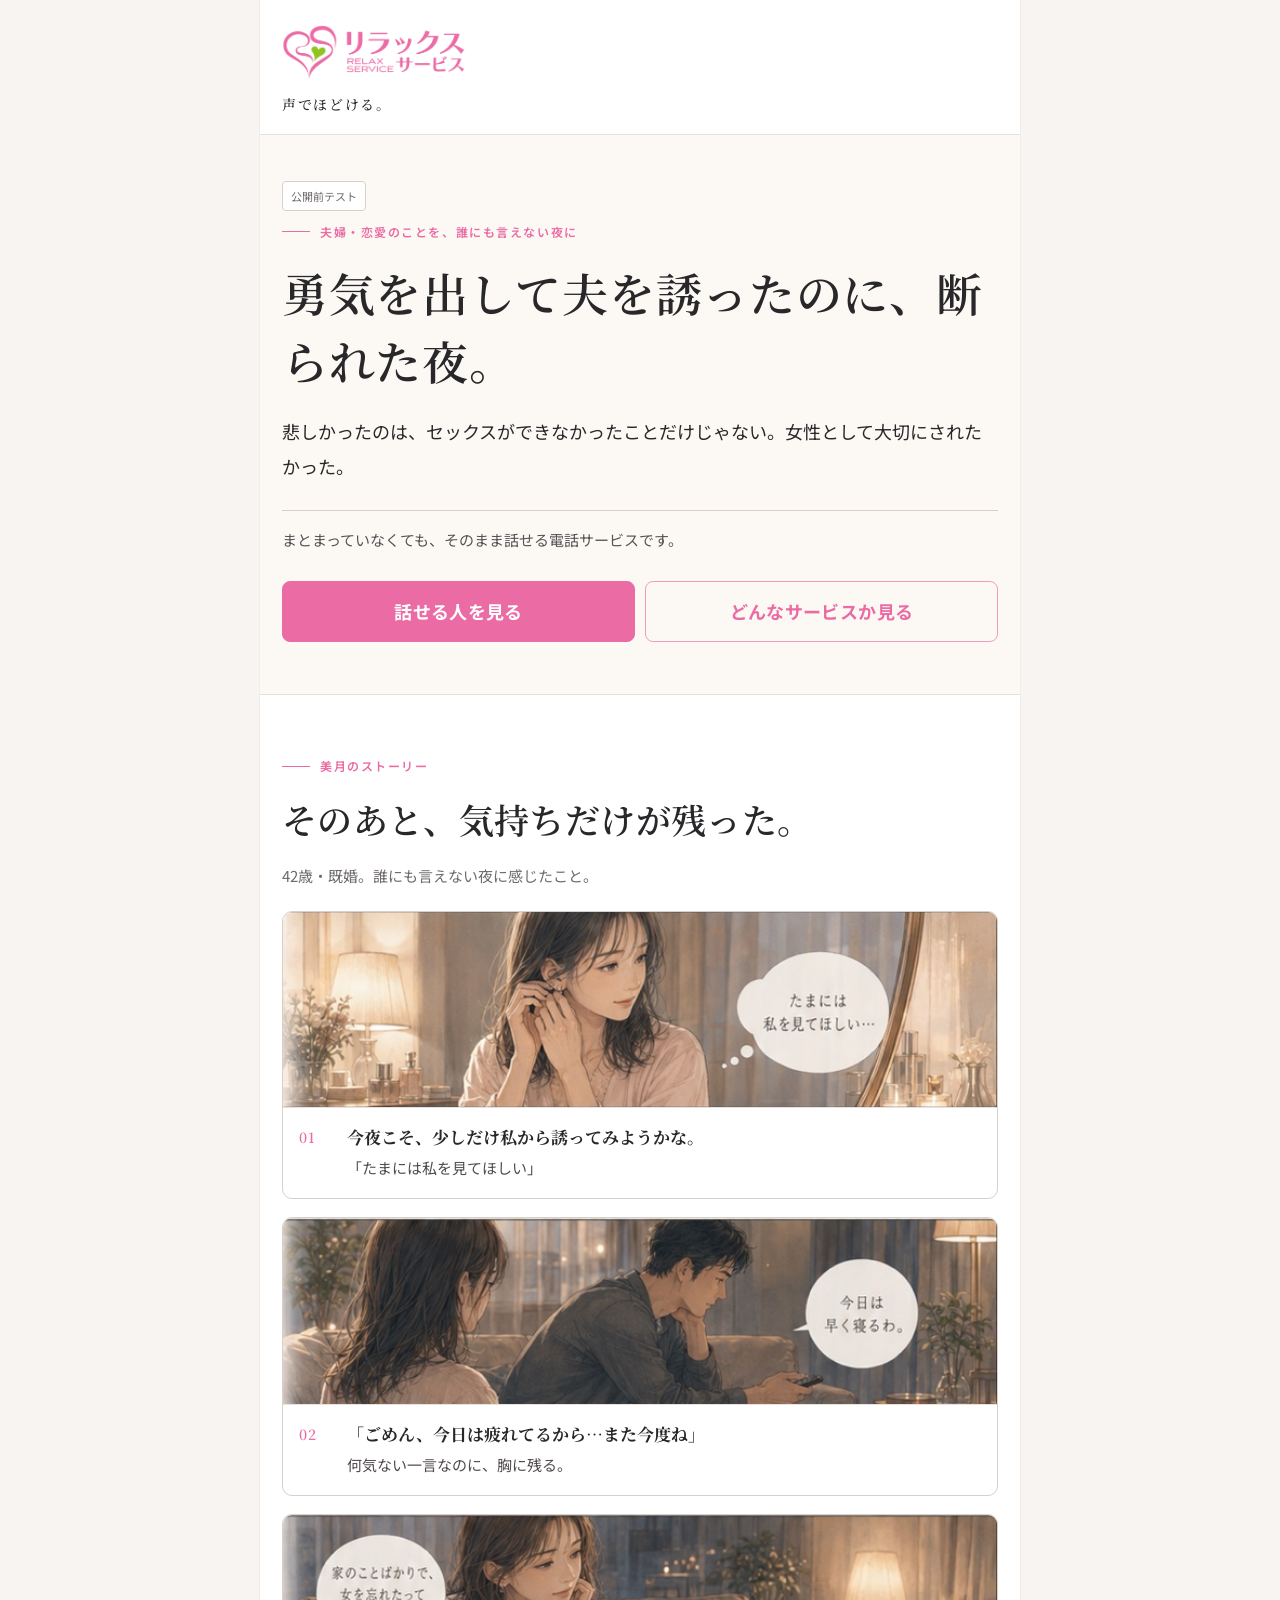
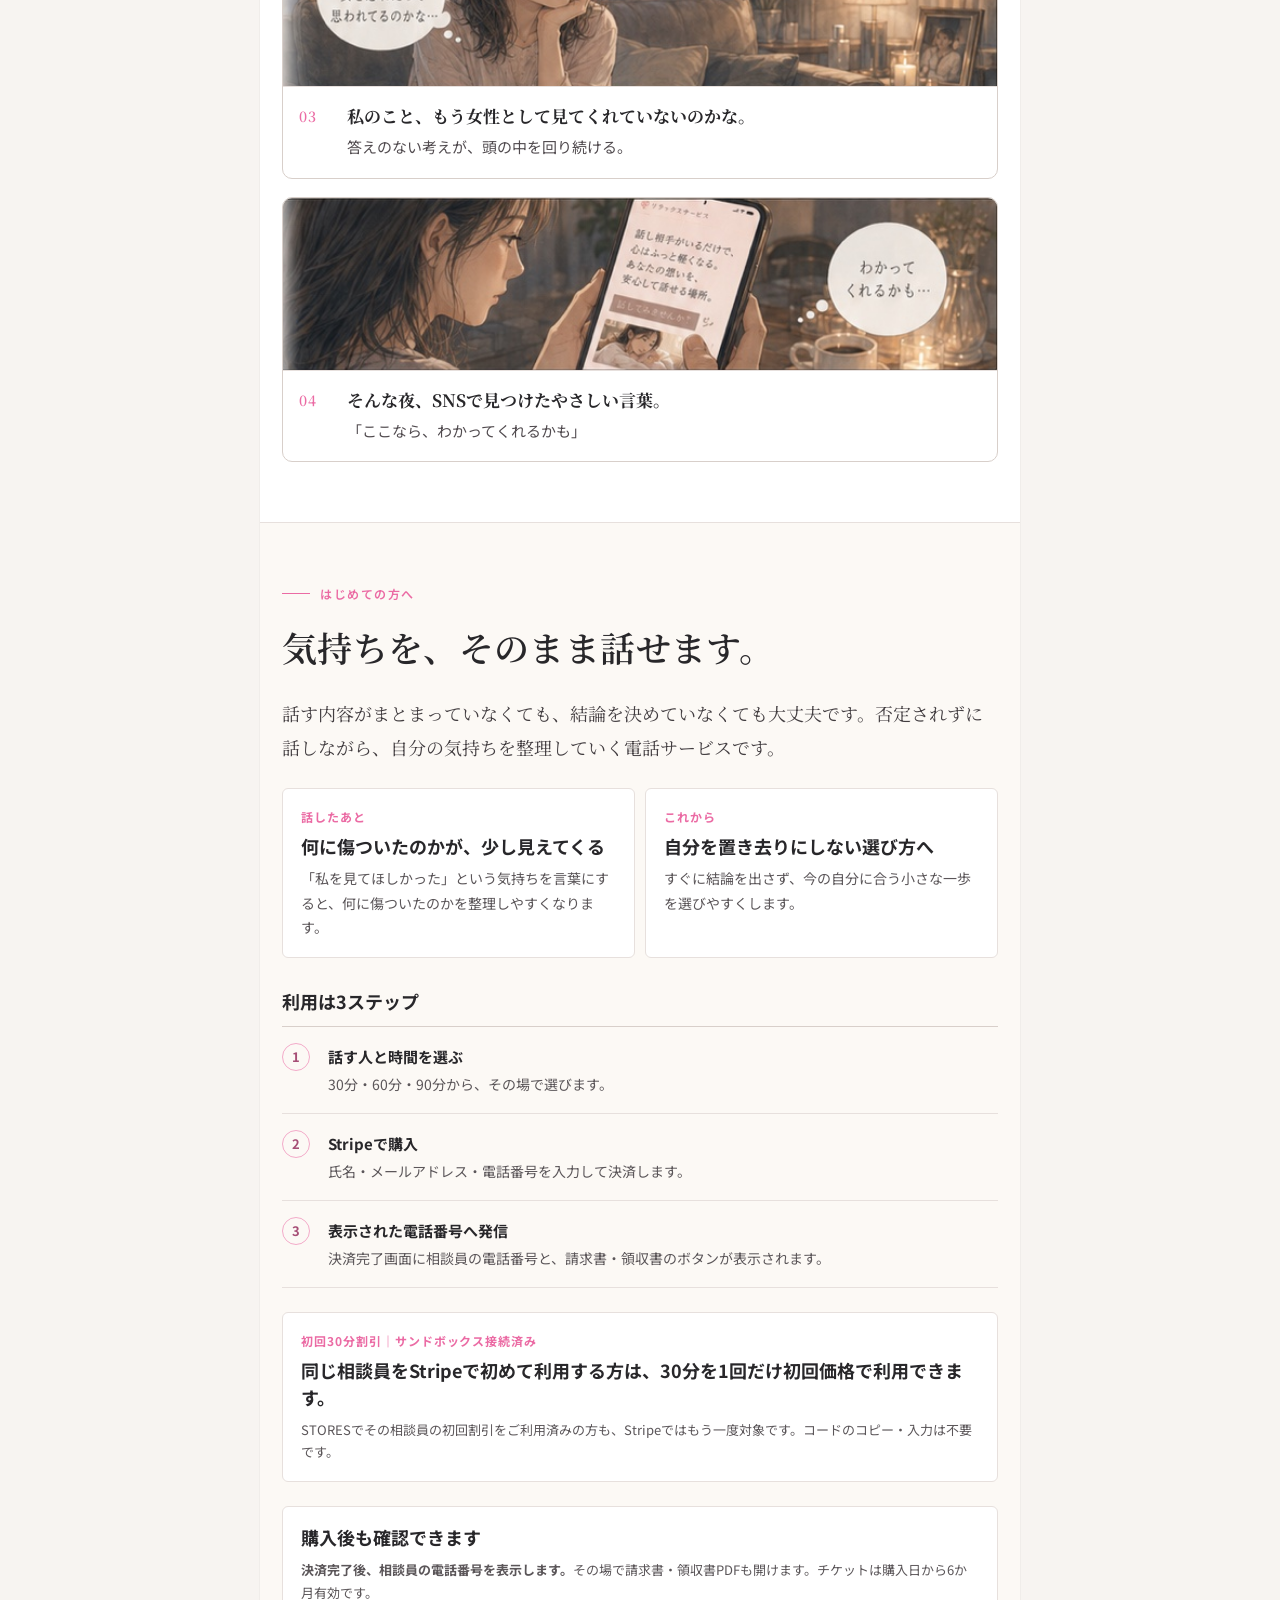
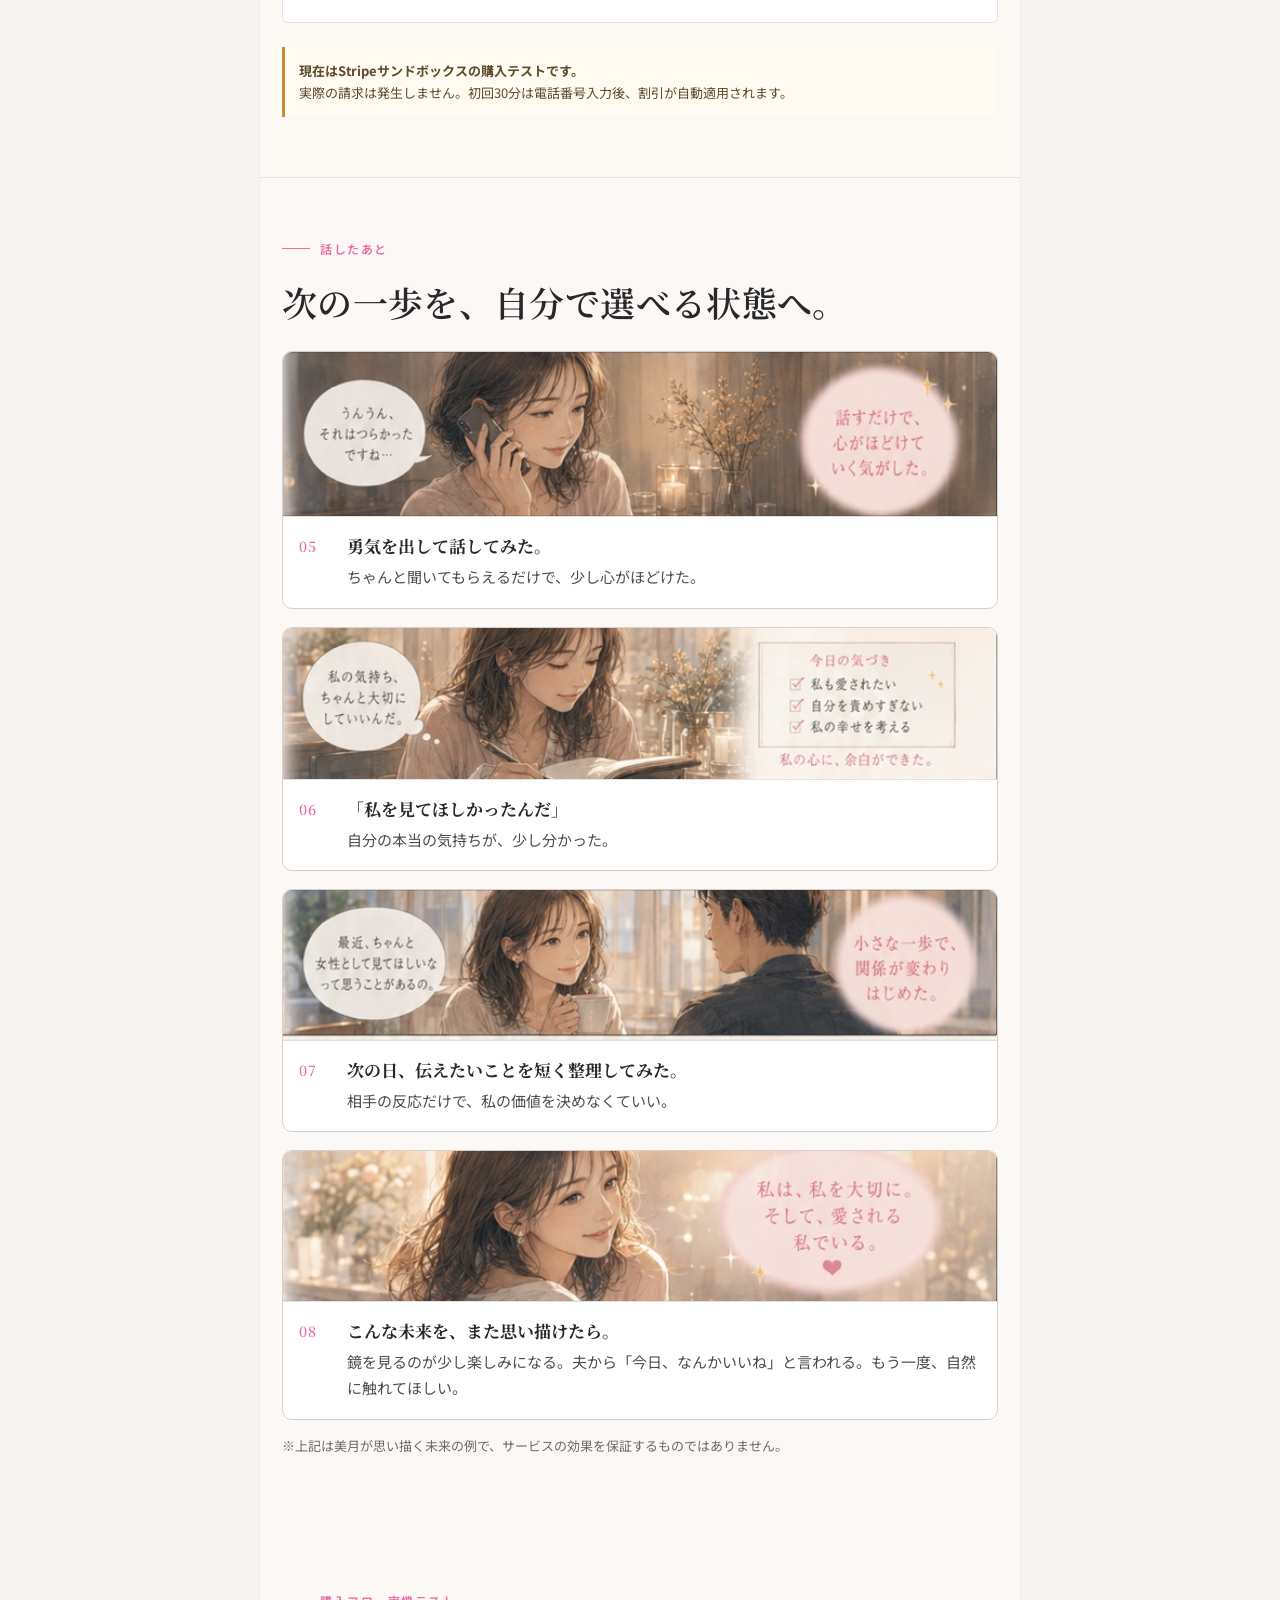
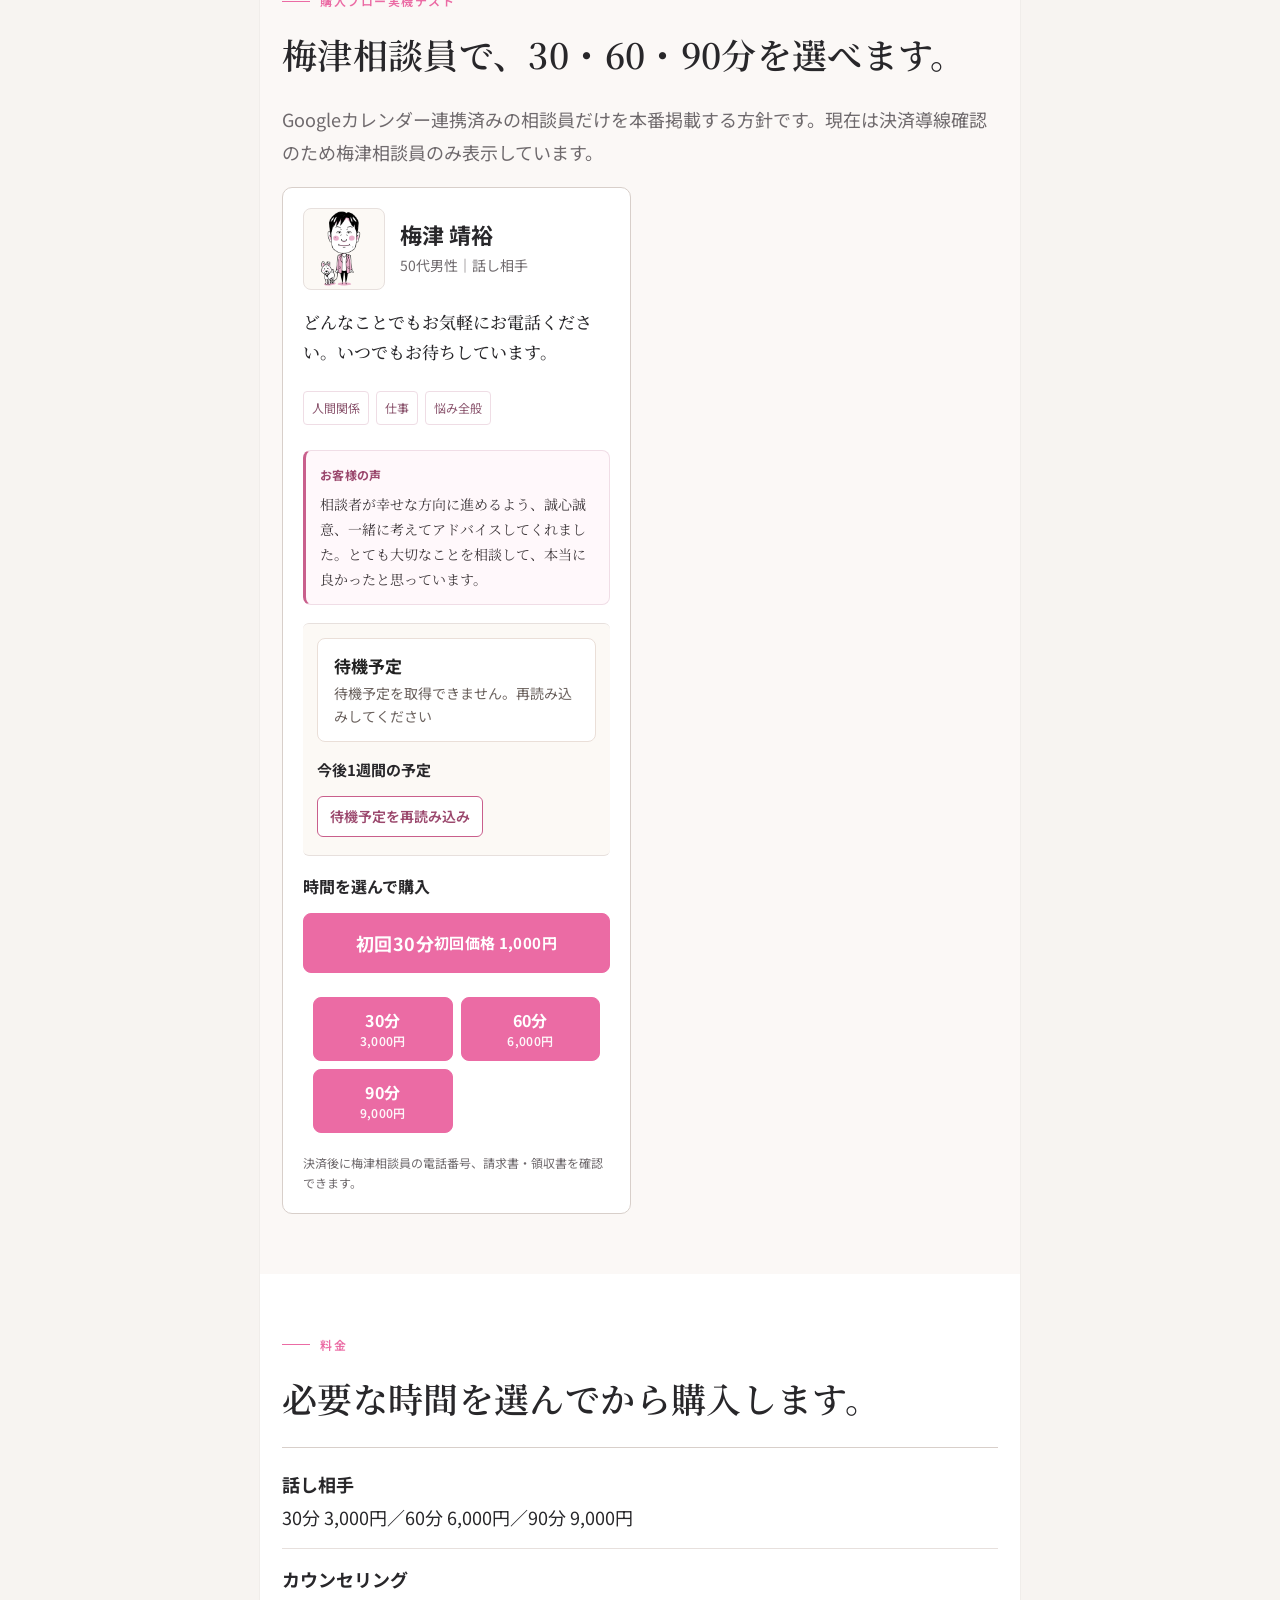
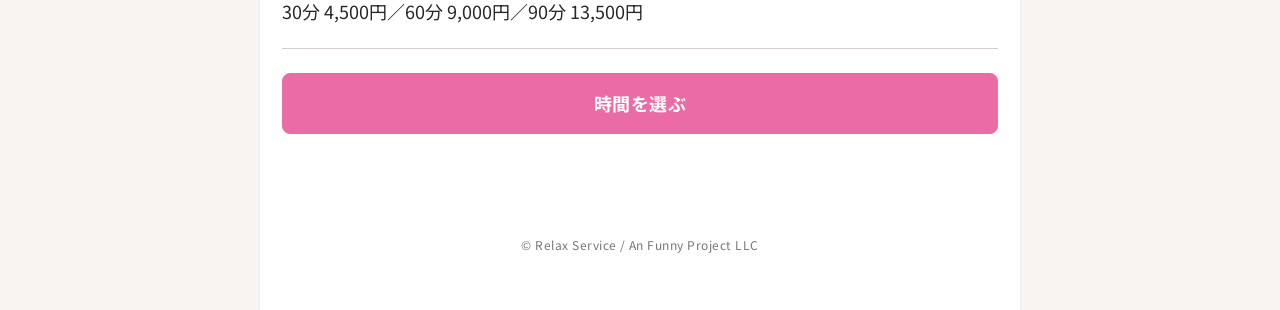
<file: mizuki/index.html>
<!DOCTYPE html>
<html lang="ja">
<head>
<meta charset="utf-8"/>
<meta content="width=device-width,initial-scale=1,viewport-fit=cover" name="viewport"/>
<title>勇気を出して夫を誘ったのに、断られた夜。｜リラックスサービス</title>
<meta content="夫婦・恋愛・性の気持ちを、否定されずにそのまま話せる電話サービス。" name="description"/>
<meta content="noindex,nofollow" name="robots"/>
<link href="https://fonts.googleapis.com" rel="preconnect"/>
<link crossorigin="" href="https://fonts.gstatic.com" rel="preconnect"/>
<link href="https://fonts.googleapis.com/css2?family=Noto+Sans+JP:wght@400;500;600;700&amp;family=Noto+Serif+JP:wght@500;600&amp;display=swap" rel="stylesheet"/>
<link rel="stylesheet" href="/lp001/style.css?v=20260917d"/>
<style>
.ticket-options{display:grid;grid-template-columns:repeat(3,minmax(0,1fr));gap:8px;margin-top:14px}
.ticket-options .cta{min-height:64px;padding:10px 6px;flex-direction:column;gap:1px;text-align:center;line-height:1.35}
.ticket-options .cta small{font-size:12px;font-weight:600;opacity:.94}
.purchase-note{margin:10px 0 0;font-size:12px;line-height:1.65;color:var(--muted)}
.preview-label{display:inline-block;margin-bottom:10px;padding:4px 8px;border:1px solid #d8cfca;border-radius:4px;font-size:11px;color:#6f6a6d;background:#fff}
@media(max-width:380px){.ticket-options{grid-template-columns:1fr}.ticket-options .cta{min-height:52px}}
</style>
</head>
<body>
<div class="wrap">
<div class="brandbar">
<img alt="リラックスサービス" class="brandlogo" src="/assets/images/logo.png"/>
<div class="tagline">声でほどける。</div>
</div>
<header class="hero">
<div class="pad">
<div class="preview-label">公開前テスト</div>
<div class="kicker">夫婦・恋愛のことを、誰にも言えない夜に</div>
<h1>勇気を出して夫を誘ったのに、断られた夜。</h1>
<p class="lead">悲しかったのは、セックスができなかったことだけじゃない。女性として大切にされたかった。</p>
<div class="hero-note">まとまっていなくても、そのまま話せる電話サービスです。</div>
<div class="cta-row"><a class="cta" href="#people">話せる人を見る</a><a class="cta secondary" href="#service-guide">どんなサービスか見る</a></div>
</div>
</header>
<main>
<section id="story"><div class="pad">
<div class="kicker">美月のストーリー</div>
<h2>そのあと、気持ちだけが残った。</h2>
<p class="story-intro">42歳・既婚。誰にも言えない夜に感じたこと。</p>
<div aria-label="美月の8コマストーリー前半" class="manga-stack">
<article class="manga-panel"><div aria-hidden="true" class="manga-scene manga-scene-1"><img alt="" src="/assets/images/lp001-mizuki-8panel.jpeg"/></div><div class="manga-copy"><span>01</span><p><b>今夜こそ、少しだけ私から誘ってみようかな。</b>「たまには私を見てほしい」</p></div></article>
<article class="manga-panel"><div aria-hidden="true" class="manga-scene manga-scene-2"><img alt="" src="/assets/images/lp001-mizuki-8panel.jpeg"/></div><div class="manga-copy"><span>02</span><p><b>「ごめん、今日は疲れてるから…また今度ね」</b>何気ない一言なのに、胸に残る。</p></div></article>
<article class="manga-panel"><div aria-hidden="true" class="manga-scene manga-scene-3"><img alt="" src="/assets/images/lp001-mizuki-8panel.jpeg"/></div><div class="manga-copy"><span>03</span><p><b>私のこと、もう女性として見てくれていないのかな。</b>答えのない考えが、頭の中を回り続ける。</p></div></article>
<article class="manga-panel"><div aria-hidden="true" class="manga-scene manga-scene-4"><img alt="" src="/assets/images/lp001-mizuki-8panel.jpeg"/></div><div class="manga-copy"><span>04</span><p><b>そんな夜、SNSで見つけたやさしい言葉。</b>「ここなら、わかってくれるかも」</p></div></article>
</div>
</div></section>
<section class="service-primer" id="service-guide"><div class="pad">
<div class="kicker">はじめての方へ</div>
<h2>気持ちを、そのまま話せます。</h2>
<p class="service-definition">話す内容がまとまっていなくても、結論を決めていなくても大丈夫です。否定されずに話しながら、自分の気持ちを整理していく電話サービスです。</p>
<div class="benefit-grid">
<article class="benefit-card"><div class="benefit-label">話したあと</div><h3>何に傷ついたのかが、少し見えてくる</h3><p>「私を見てほしかった」という気持ちを言葉にすると、何に傷ついたのかを整理しやすくなります。</p></article>
<article class="benefit-card"><div class="benefit-label">これから</div><h3>自分を置き去りにしない選び方へ</h3><p>すぐに結論を出さず、今の自分に合う小さな一歩を選びやすくします。</p></article>
</div>
<div class="use-steps"><h3>利用は3ステップ</h3><ol>
<li class="use-step"><span class="step-number">1</span><div><b>話す人と時間を選ぶ</b><p>30分・60分・90分から、その場で選びます。</p></div></li>
<li class="use-step"><span class="step-number">2</span><div><b>Stripeで購入</b><p>氏名・メールアドレス・電話番号を入力して決済します。</p></div></li>
<li class="use-step"><span class="step-number">3</span><div><b>表示された電話番号へ発信</b><p>決済完了画面に相談員の電話番号と、請求書・領収書のボタンが表示されます。</p></div></li>
</ol></div>
<div class="first-use-box"><div class="benefit-label">初回30分割引｜サンドボックス接続済み</div><h3>同じ相談員をStripeで初めて利用する方は、30分を1回だけ初回価格で利用できます。</h3><p>STORESでその相談員の初回割引をご利用済みの方も、Stripeではもう一度対象です。コードのコピー・入力は不要です。</p></div>
<div class="safety-box"><h3>購入後も確認できます</h3><p><b>決済完了後、相談員の電話番号を表示します。</b>その場で請求書・領収書PDFも開けます。チケットは購入日から6か月有効です。</p></div>
<div class="test-notice" role="note"><b>現在はStripeサンドボックスの購入テストです。</b><span>実際の請求は発生しません。初回30分は電話番号入力後、割引が自動適用されます。</span></div>
</div></section>
<section class="section-soft" id="story-after"><div class="pad">
<div class="kicker">話したあと</div><h2>次の一歩を、自分で選べる状態へ。</h2>
<div aria-label="美月の8コマストーリー後半" class="manga-stack">
<article class="manga-panel"><div aria-hidden="true" class="manga-scene manga-scene-5"><img alt="" src="/assets/images/lp001-mizuki-8panel.jpeg"/></div><div class="manga-copy"><span>05</span><p><b>勇気を出して話してみた。</b>ちゃんと聞いてもらえるだけで、少し心がほどけた。</p></div></article>
<article class="manga-panel"><div aria-hidden="true" class="manga-scene manga-scene-6"><img alt="" src="/assets/images/lp001-mizuki-8panel.jpeg"/></div><div class="manga-copy"><span>06</span><p><b>「私を見てほしかったんだ」</b>自分の本当の気持ちが、少し分かった。</p></div></article>
<article class="manga-panel"><div aria-hidden="true" class="manga-scene manga-scene-7"><img alt="" src="/assets/images/lp001-mizuki-8panel.jpeg"/></div><div class="manga-copy"><span>07</span><p><b>次の日、伝えたいことを短く整理してみた。</b>相手の反応だけで、私の価値を決めなくていい。</p></div></article>
<article class="manga-panel"><div aria-hidden="true" class="manga-scene manga-scene-8"><img alt="" src="/assets/images/lp001-mizuki-8panel.jpeg"/></div><div class="manga-copy"><span>08</span><p><b>こんな未来を、また思い描けたら。</b>鏡を見るのが少し楽しみになる。夫から「今日、なんかいいね」と言われる。もう一度、自然に触れてほしい。</p></div></article>
</div>
<p class="muted" style="margin-top:14px;font-size:13px">※上記は美月が思い描く未来の例で、サービスの効果を保証するものではありません。</p>
</div></section>
<section class="section-soft" id="people"><div class="pad">
<div class="kicker">購入フロー実機テスト</div><h2>梅津相談員で、30・60・90分を選べます。</h2>
<p class="muted">Googleカレンダー連携済みの相談員だけを本番掲載する方針です。現在は決済導線確認のため梅津相談員のみ表示しています。</p>
<div class="counselors">
<article class="person" data-counselor-id="0000-3"><div class="person-top"><div class="avatar"><img alt="梅津 靖裕" src="/assets/images/umetsu.png"/></div><div><div class="person-name">梅津 靖裕</div><div class="meta">50代男性｜話し相手</div></div></div><p class="one-line">どんなことでもお気軽にお電話ください。いつでもお待ちしています。</p><div class="tags"><span class="tag">人間関係</span><span class="tag">仕事</span><span class="tag">悩み全般</span></div><div class="schedule" id="realtime-schedule-0000-3"><div aria-live="polite" class="realtime-status" id="realtime-status-0000-3"><div class="realtime-status-label" id="realtime-label-0000-3">待機予定</div><div class="realtime-status-time" id="realtime-time-0000-3">待機予定を読み込み中…</div></div><div class="schedule-head"><b>今後1週間の予定</b></div><ul class="schedule-list" id="realtime-week-0000-3"><li>待機予定を読み込み中…</li></ul></div>
<div class="price">時間を選んで購入</div>
<a class="cta" style="margin-top:12px" href="https://script.google.com/macros/s/AKfycbyuumB90EbJS9sesozUegcU6GgNjyPPmqKbL3ztT37lqw7tOjkDwL4-ysuvNX4xsSWS6w/exec?action=promo&consultant_no=0000-3&lp_id=LP001"><span>初回30分</span><small>初回価格 1,000円</small></a>
<div class="ticket-options" aria-label="梅津相談員の通常購入時間">
<a class="cta" href="https://buy.stripe.com/test_bJe14p7JBdh82oj8xOgQE0g?client_reference_id=0000-3_LP001"><span>30分</span><small>3,000円</small></a>
<a class="cta" href="https://buy.stripe.com/test_28E3cx1ldgtkd2X5lCgQE0h?client_reference_id=0000-3_LP001"><span>60分</span><small>6,000円</small></a>
<a class="cta" href="https://buy.stripe.com/test_28EeVfaVNa4W6Ez3dugQE0i?client_reference_id=0000-3_LP001"><span>90分</span><small>9,000円</small></a>
</div>
<p class="purchase-note">決済後に梅津相談員の電話番号、請求書・領収書を確認できます。</p>
</article>
</div>
</div></section>
<section><div class="pad"><div class="kicker">料金</div><h2>必要な時間を選んでから購入します。</h2><div class="pricebox"><p><b>話し相手</b><br/>30分 3,000円／60分 6,000円／90分 9,000円</p><p><b>カウンセリング</b><br/>30分 4,500円／60分 9,000円／90分 13,500円</p></div><div class="final-cta"><a class="cta" href="#people">時間を選ぶ</a></div></div></section>
</main>
<footer class="footer">© Relax Service / An Funny Project LLC</footer>
</div>
<script src="/lp001/lp-config.js?v=20260917d" defer></script>
<script src="/lp001/app.js?v=20260917d" defer></script>
</body>
</html>
</file>
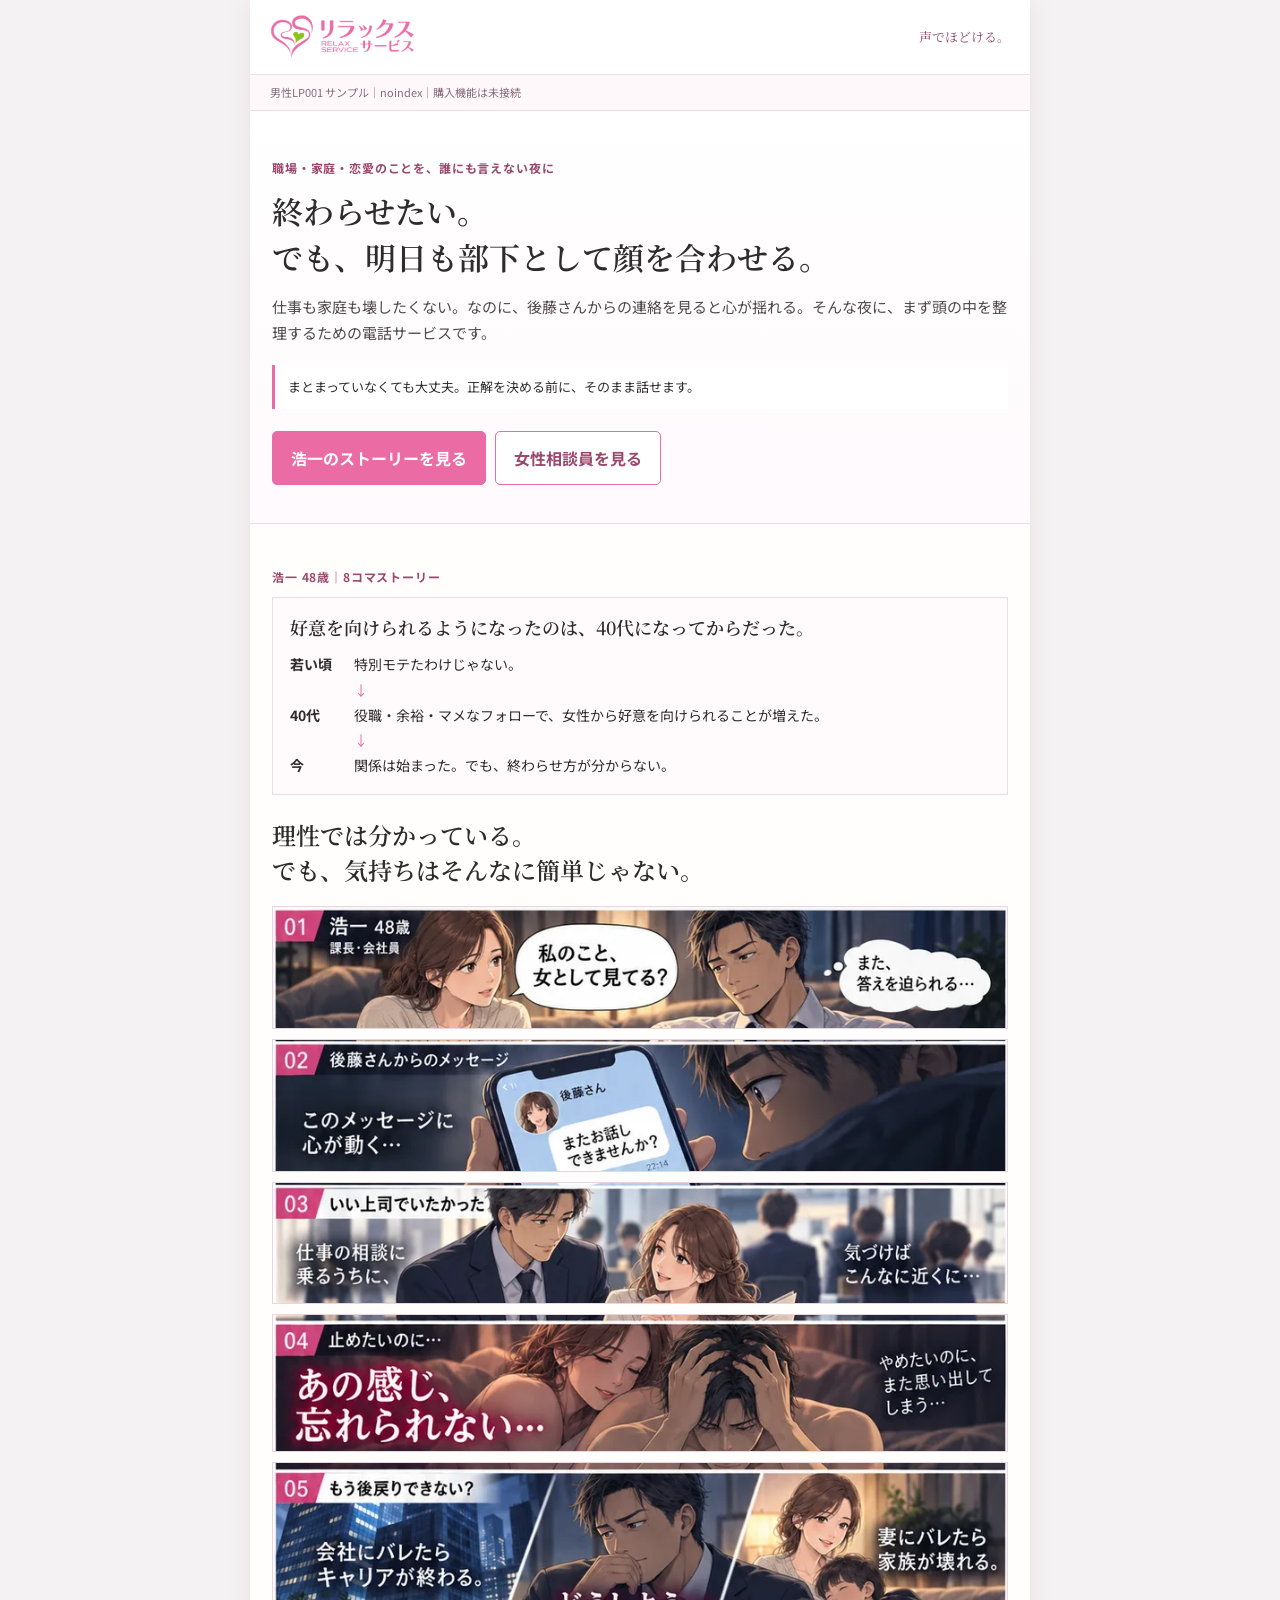
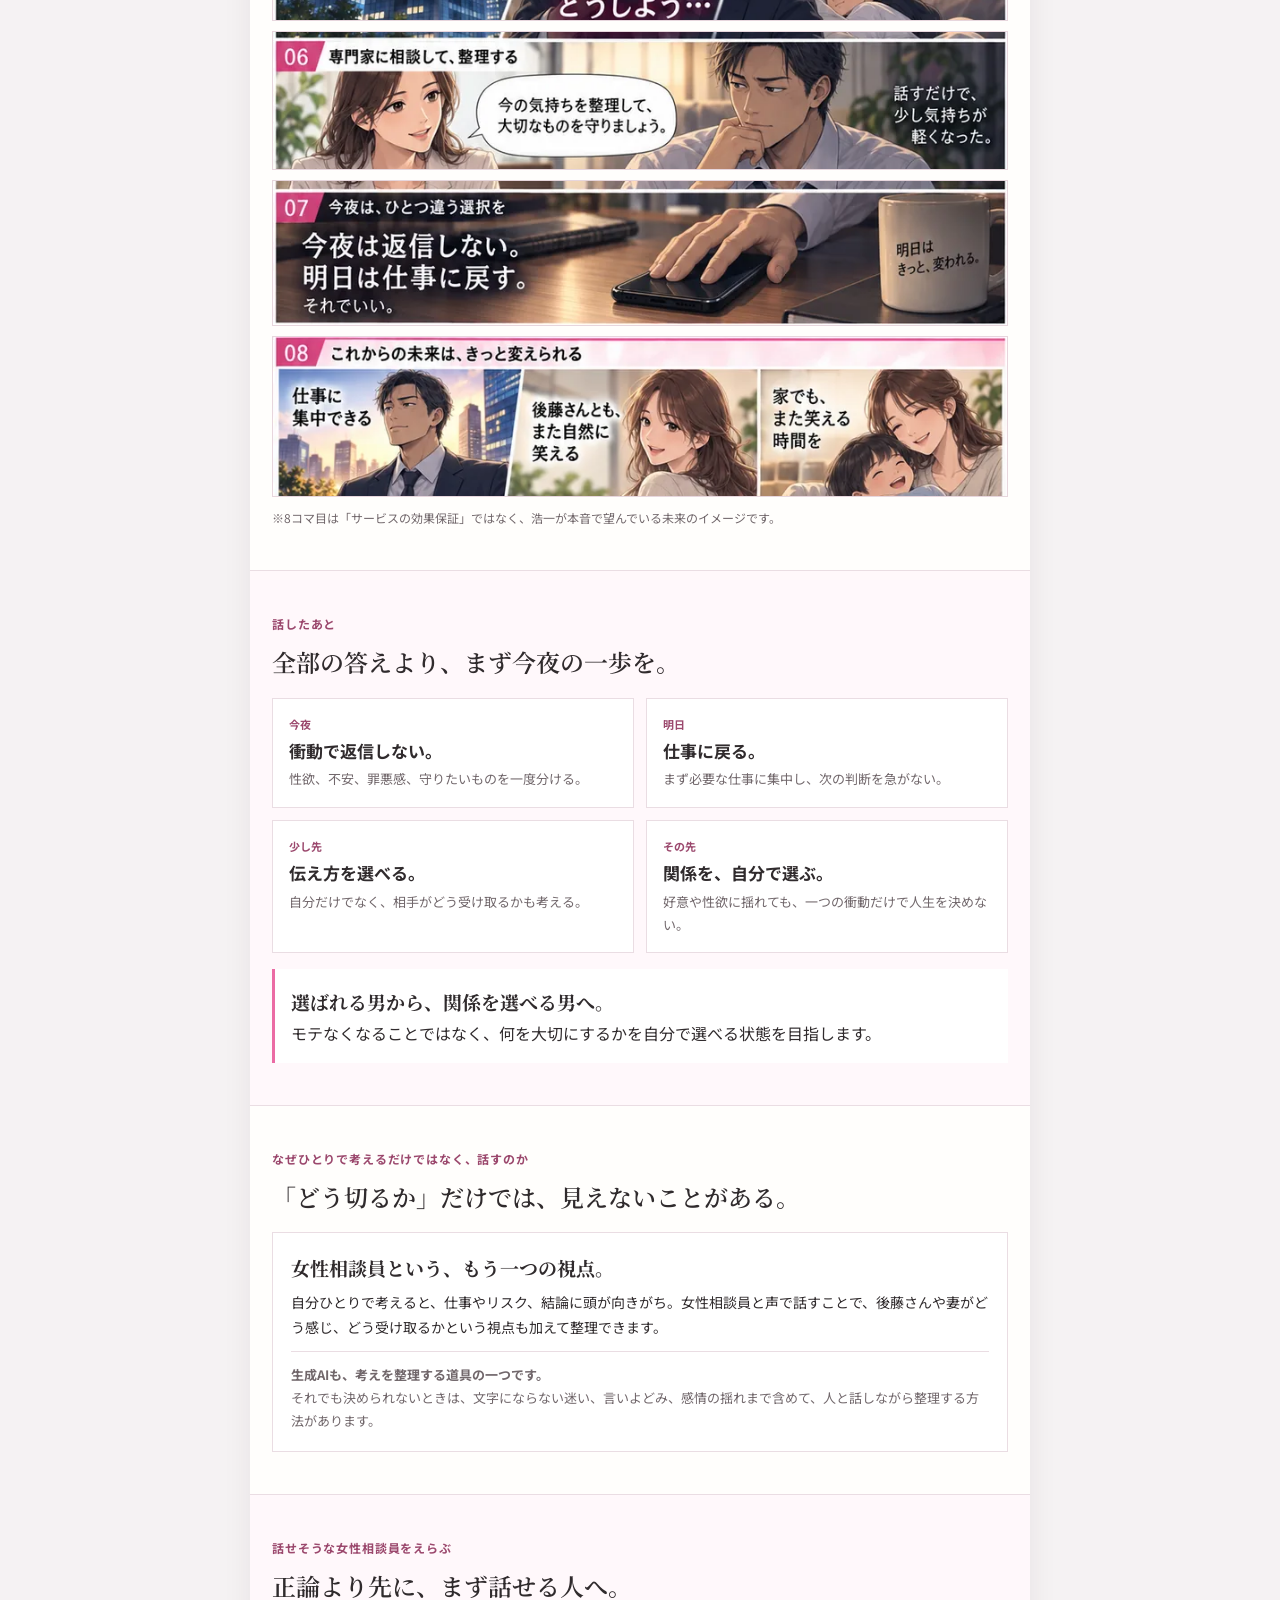
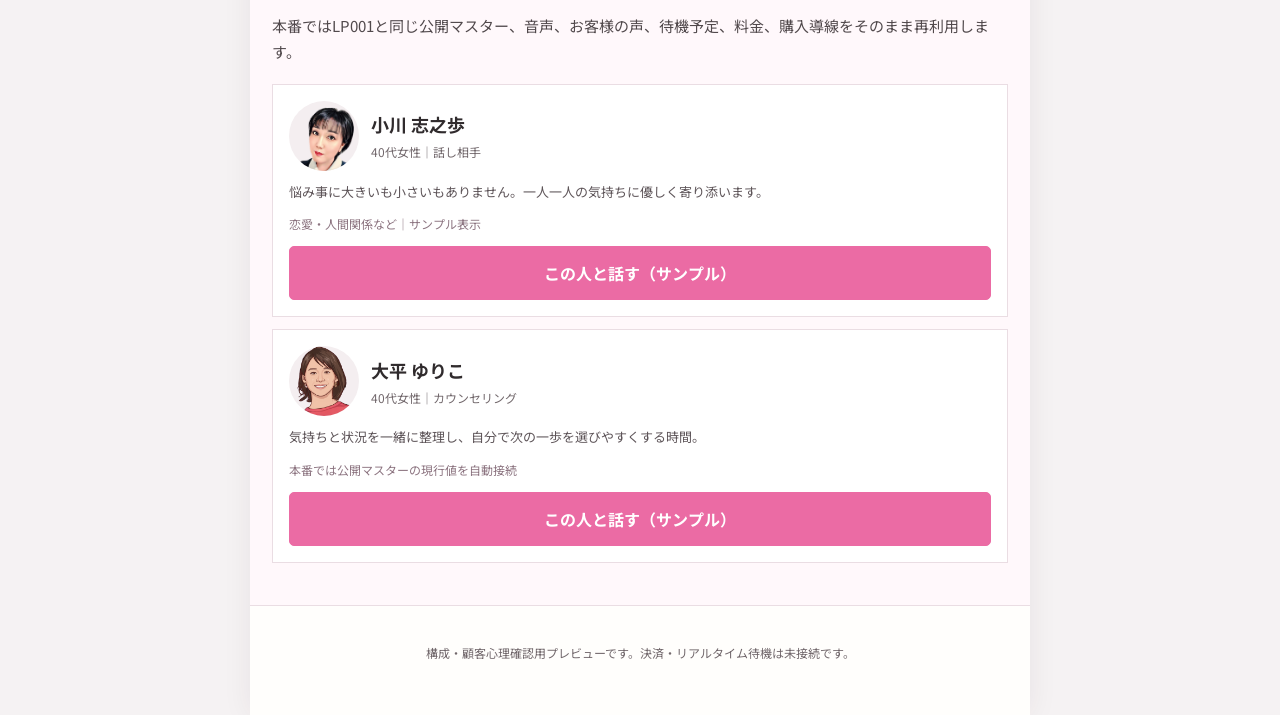
<file: mlp001-preview/index.html>
<!DOCTYPE html>
<html lang="ja">
<head>
<meta charset="utf-8"/>
<meta name="viewport" content="width=device-width,initial-scale=1,viewport-fit=cover"/>
<meta name="robots" content="noindex,nofollow"/>
<title>終わらせたい。でも、明日も部下として顔を合わせる。｜リラックスサービス</title>
<meta name="description" content="仕事・家庭・恋愛の誰にも言えない気持ちを、女性相談員と声で整理する電話サービスの男性向けサンプルLPです。"/>
<link rel="preconnect" href="https://fonts.googleapis.com"/>
<link rel="preconnect" href="https://fonts.gstatic.com" crossorigin/>
<link href="https://fonts.googleapis.com/css2?family=Noto+Sans+JP:wght@400;500;600;700&family=Noto+Serif+JP:wght@500;600&display=swap" rel="stylesheet"/>
<style>
:root{--pink:#EB6BA4;--rose:#C95F8C;--dark:#302B2D;--muted:#71676B;--line:#EADDE3;--soft:#FFF8FB;--paper:#FFFEFC;--green:#8FC320}
*{box-sizing:border-box}html{scroll-behavior:smooth}body{margin:0;background:#F5F2F3;color:var(--dark);font-family:"Noto Sans JP",sans-serif;line-height:1.75}.wrap{max-width:780px;margin:auto;background:var(--paper);min-height:100vh;box-shadow:0 0 28px rgba(50,30,40,.07)}
.brandbar{display:flex;align-items:center;justify-content:space-between;padding:14px 20px;border-bottom:1px solid var(--line);background:#fff}.brandlogo{width:145px;height:auto}.tagline{font-family:"Noto Serif JP",serif;color:#8C4B68;font-size:13px}.preview{font-size:11px;color:#856D78;background:var(--soft);padding:8px 20px;border-bottom:1px solid var(--line)}
.pad{padding:0 22px}.hero{padding:46px 0 38px;background:linear-gradient(180deg,#fff,#fffafd)}.kicker{font-size:12px;font-weight:700;letter-spacing:.07em;color:#9B486D;margin-bottom:10px}h1,h2,h3{margin-top:0}h1,h2{font-family:"Noto Serif JP",serif;font-weight:600;line-height:1.48}h1{font-size:31px;margin-bottom:14px}h2{font-size:24px;margin-bottom:10px}.lead{font-size:15px;color:#51494C;margin:0 0 18px}.hero-note{font-size:13px;padding:11px 13px;border-left:3px solid var(--pink);background:#fff;margin:18px 0 22px}.cta-row{display:flex;gap:9px;flex-wrap:wrap}.cta{display:inline-flex;justify-content:center;align-items:center;min-height:48px;padding:12px 18px;border-radius:5px;background:var(--pink);color:#fff;text-decoration:none;font-weight:700;border:1px solid var(--pink)}.cta.secondary{background:#fff;color:#9B486D}
.section{padding:42px 0;border-top:1px solid var(--line)}.section.soft{background:var(--soft)}.manga-stack{display:grid;gap:10px;margin-top:18px}.manga-panel-img{border:1px solid #E7D6DD;background:#fff;overflow:hidden}.manga-panel-img img{width:100%;height:auto;display:block}.micro{font-size:12px;color:var(--muted);margin:10px 0 0}
.quick-grid{display:grid;grid-template-columns:1fr 1fr;gap:12px;margin-top:18px}.quick-card{background:#fff;border:1px solid var(--line);padding:16px}.quick-label{font-size:11px;color:#9B486D;font-weight:700;margin-bottom:4px}.quick-card h3{font-size:17px;line-height:1.5;margin-bottom:5px}.quick-card p{font-size:13px;color:var(--muted);margin:0}
.diff{margin-top:18px;background:#fff;border:1px solid var(--line);padding:18px}.diff strong{display:block;font-family:"Noto Serif JP",serif;font-size:19px;margin-bottom:6px}.diff p{margin:0;font-size:14px}.diff .ai{margin-top:12px;padding-top:12px;border-top:1px solid var(--line);color:var(--muted);font-size:13px}
.people{display:grid;gap:12px;margin-top:18px}.person{background:#fff;border:1px solid var(--line);padding:16px}.person-top{display:flex;gap:12px;align-items:center}.avatar{width:70px;height:70px;border-radius:50%;overflow:hidden;background:#f4eef0;flex:none}.avatar img{width:100%;height:100%;object-fit:cover}.person-name{font-size:18px;font-weight:700}.meta{font-size:12px;color:var(--muted)}.person p{font-size:13px;color:#5E5559;margin:10px 0}.person .mini{font-size:12px;color:#8C7480;margin-bottom:12px}.person .cta{width:100%}
.future-line{margin-top:16px;padding:16px;background:#fff;border-left:3px solid var(--pink)}.future-line b{display:block;font-family:"Noto Serif JP",serif;font-size:19px}.footer{padding:36px 22px 52px;text-align:center;color:var(--muted);font-size:12px;border-top:1px solid var(--line)}
@media(max-width:520px){h1{font-size:28px}h2{font-size:22px}.hero{padding-top:38px}.quick-grid{grid-template-columns:1fr}.pad{padding:0 18px}.brandbar{padding-left:18px;padding-right:18px}.brandlogo{width:132px}.cta-row .cta{flex:1 1 100%}}

.prelude{margin:0 0 22px;padding:16px 17px;border:1px solid var(--line);background:#fffafc}
.prelude-title{font-family:"Noto Serif JP",serif;font-size:18px;font-weight:600;line-height:1.55;margin-bottom:10px}
.prelude-flow{display:grid;gap:6px;font-size:14px}
.prelude-step{display:flex;gap:10px;align-items:flex-start}
.prelude-step b{min-width:54px;color:var(--pink-dark)}
.prelude-arrow{padding-left:64px;color:var(--pink);line-height:1}
</style>
</head>
<body><div class="wrap">
<div class="brandbar"><img class="brandlogo" alt="リラックスサービス" src="[data-uri]"/><div class="tagline">声でほどける。</div></div>
<div class="preview">男性LP001 サンプル｜noindex｜購入機能は未接続</div>
<header class="hero"><div class="pad"><div class="kicker">職場・家庭・恋愛のことを、誰にも言えない夜に</div><h1>終わらせたい。<br/>でも、明日も部下として顔を合わせる。</h1><p class="lead">仕事も家庭も壊したくない。なのに、後藤さんからの連絡を見ると心が揺れる。そんな夜に、まず頭の中を整理するための電話サービスです。</p><div class="hero-note">まとまっていなくても大丈夫。正解を決める前に、そのまま話せます。</div><div class="cta-row"><a class="cta" href="#story">浩一のストーリーを見る</a><a class="cta secondary" href="#people">女性相談員を見る</a></div></div></header>

<section class="section" id="story"><div class="pad"><div class="kicker">浩一 48歳｜8コマストーリー</div><div class="prelude"><div class="prelude-title">好意を向けられるようになったのは、40代になってからだった。</div><div class="prelude-flow"><div class="prelude-step"><b>若い頃</b><span>特別モテたわけじゃない。</span></div><div class="prelude-arrow">↓</div><div class="prelude-step"><b>40代</b><span>役職・余裕・マメなフォローで、女性から好意を向けられることが増えた。</span></div><div class="prelude-arrow">↓</div><div class="prelude-step"><b>今</b><span>関係は始まった。でも、終わらせ方が分からない。</span></div></div></div><h2>理性では分かっている。<br/>でも、気持ちはそんなに簡単じゃない。</h2><div class="manga-stack"><article class="manga-panel-img"><img src="[data-uri]" alt="浩一48歳 男性LP001 漫画 1コマ目"/></article><article class="manga-panel-img"><img src="[data-uri]" alt="浩一48歳 男性LP001 漫画 2コマ目"/></article><article class="manga-panel-img"><img src="[data-uri]" alt="浩一48歳 男性LP001 漫画 3コマ目"/></article><article class="manga-panel-img"><img src="[data-uri]" alt="浩一48歳 男性LP001 漫画 4コマ目"/></article><article class="manga-panel-img"><img src="[data-uri]" alt="浩一48歳 男性LP001 漫画 5コマ目"/></article><article class="manga-panel-img"><img src="[data-uri]" alt="浩一48歳 男性LP001 漫画 6コマ目"/></article><article class="manga-panel-img"><img src="[data-uri]" alt="浩一48歳 男性LP001 漫画 7コマ目"/></article><article class="manga-panel-img"><img src="[data-uri]" alt="浩一48歳 男性LP001 漫画 8コマ目"/></article></div><p class="micro">※8コマ目は「サービスの効果保証」ではなく、浩一が本音で望んでいる未来のイメージです。</p></div></section>

<section class="section soft"><div class="pad"><div class="kicker">話したあと</div><h2>全部の答えより、まず今夜の一歩を。</h2><div class="quick-grid"><article class="quick-card"><div class="quick-label">今夜</div><h3>衝動で返信しない。</h3><p>性欲、不安、罪悪感、守りたいものを一度分ける。</p></article><article class="quick-card"><div class="quick-label">明日</div><h3>仕事に戻る。</h3><p>まず必要な仕事に集中し、次の判断を急がない。</p></article><article class="quick-card"><div class="quick-label">少し先</div><h3>伝え方を選べる。</h3><p>自分だけでなく、相手がどう受け取るかも考える。</p></article><article class="quick-card"><div class="quick-label">その先</div><h3>関係を、自分で選ぶ。</h3><p>好意や性欲に揺れても、一つの衝動だけで人生を決めない。</p></article></div><div class="future-line"><b>選ばれる男から、関係を選べる男へ。</b>モテなくなることではなく、何を大切にするかを自分で選べる状態を目指します。</div></div></section>

<section class="section"><div class="pad"><div class="kicker">なぜひとりで考えるだけではなく、話すのか</div><h2>「どう切るか」だけでは、見えないことがある。</h2><div class="diff"><strong>女性相談員という、もう一つの視点。</strong><p>自分ひとりで考えると、仕事やリスク、結論に頭が向きがち。女性相談員と声で話すことで、後藤さんや妻がどう感じ、どう受け取るかという視点も加えて整理できます。</p><div class="ai"><b>生成AIも、考えを整理する道具の一つです。</b><br/>それでも決められないときは、文字にならない迷い、言いよどみ、感情の揺れまで含めて、人と話しながら整理する方法があります。</div></div></div></section>

<section class="section soft" id="people"><div class="pad"><div class="kicker">話せそうな女性相談員をえらぶ</div><h2>正論より先に、まず話せる人へ。</h2><p class="lead">本番ではLP001と同じ公開マスター、音声、お客様の声、待機予定、料金、購入導線をそのまま再利用します。</p><div class="people"><article class="person"><div class="person-top"><div class="avatar"><img alt="小川 志之歩" src="https://relax-service.github.io/assets/images/ogawa.png"/></div><div><div class="person-name">小川 志之歩</div><div class="meta">40代女性｜話し相手</div></div></div><p>悩み事に大きいも小さいもありません。一人一人の気持ちに優しく寄り添います。</p><div class="mini">恋愛・人間関係など｜サンプル表示</div><a class="cta" href="#" onclick="return false">この人と話す（サンプル）</a></article><article class="person"><div class="person-top"><div class="avatar"><img alt="大平 ゆりこ" src="https://relax-service.github.io/assets/images/ohira.png"/></div><div><div class="person-name">大平 ゆりこ</div><div class="meta">40代女性｜カウンセリング</div></div></div><p>気持ちと状況を一緒に整理し、自分で次の一歩を選びやすくする時間。</p><div class="mini">本番では公開マスターの現行値を自動接続</div><a class="cta" href="#" onclick="return false">この人と話す（サンプル）</a></article></div></div></section>
<footer class="footer">構成・顧客心理確認用プレビューです。決済・リアルタイム待機は未接続です。</footer>
</div></body></html>
</file>
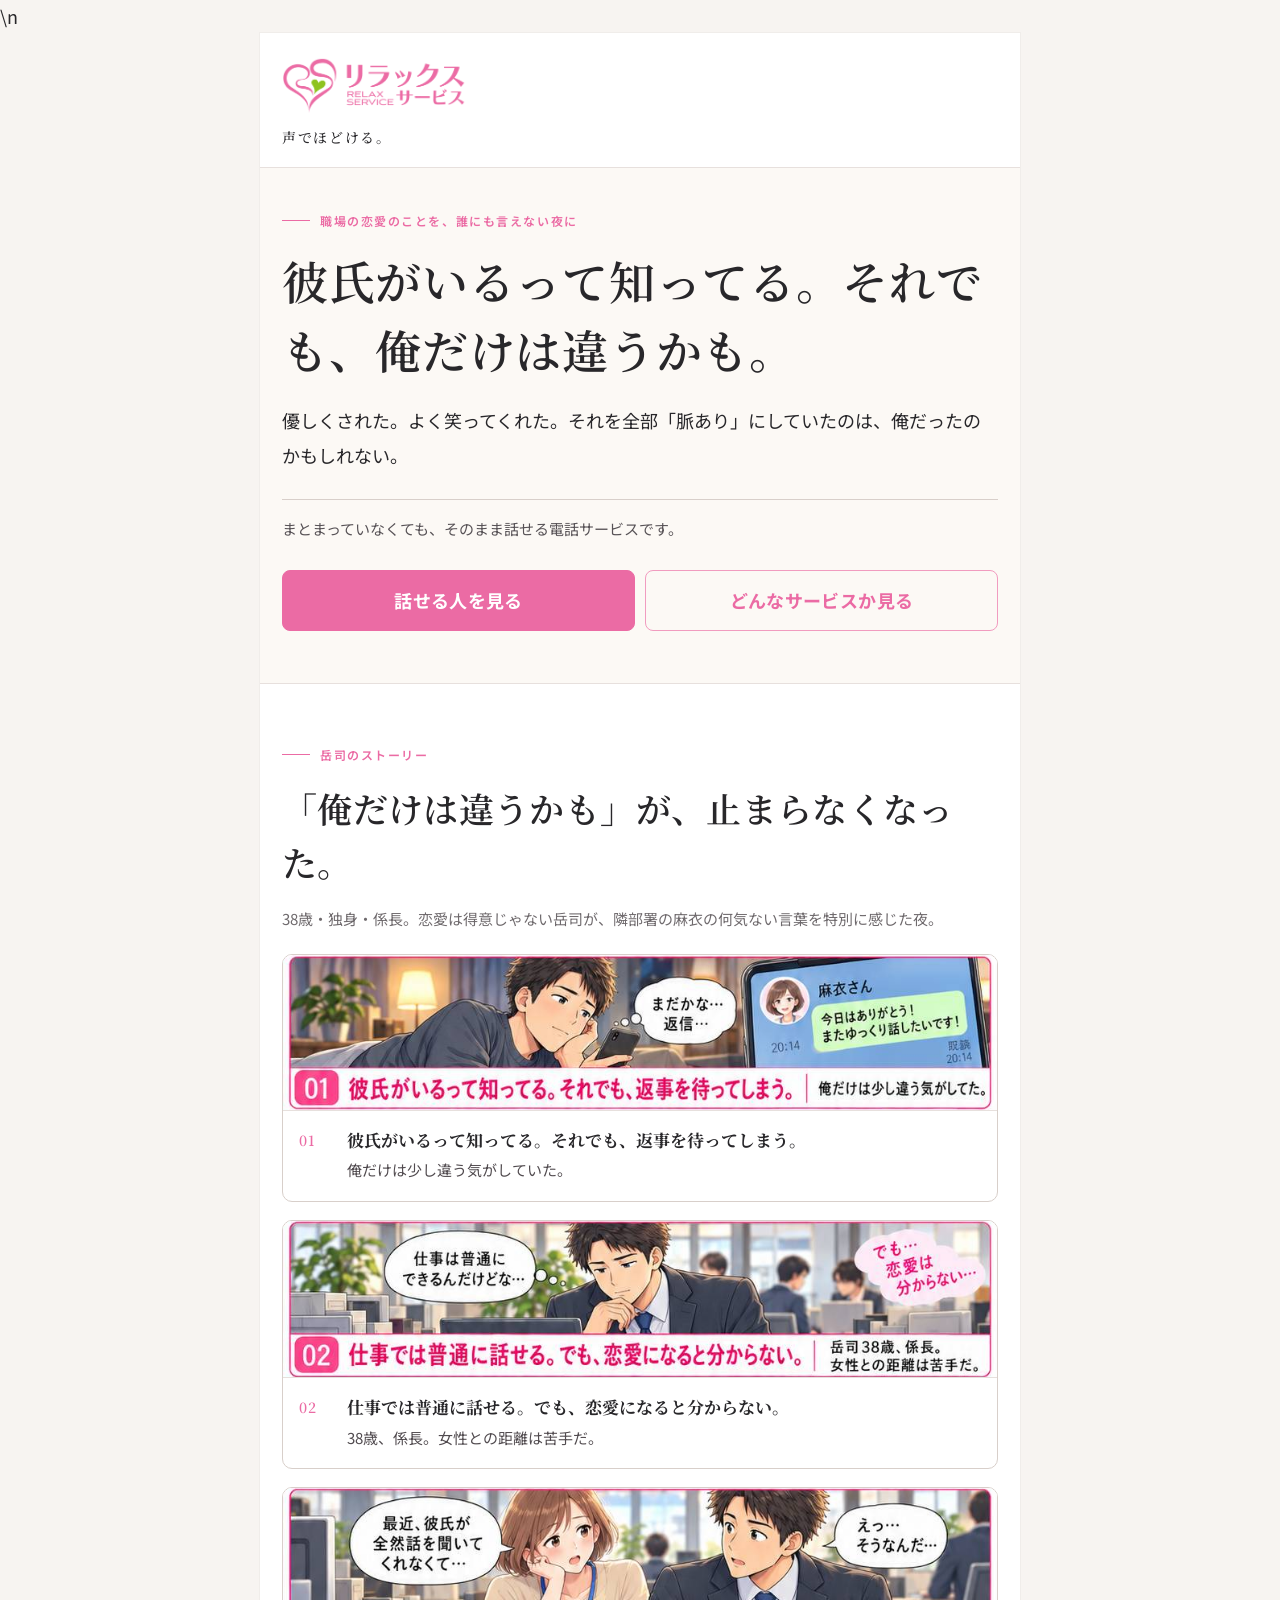
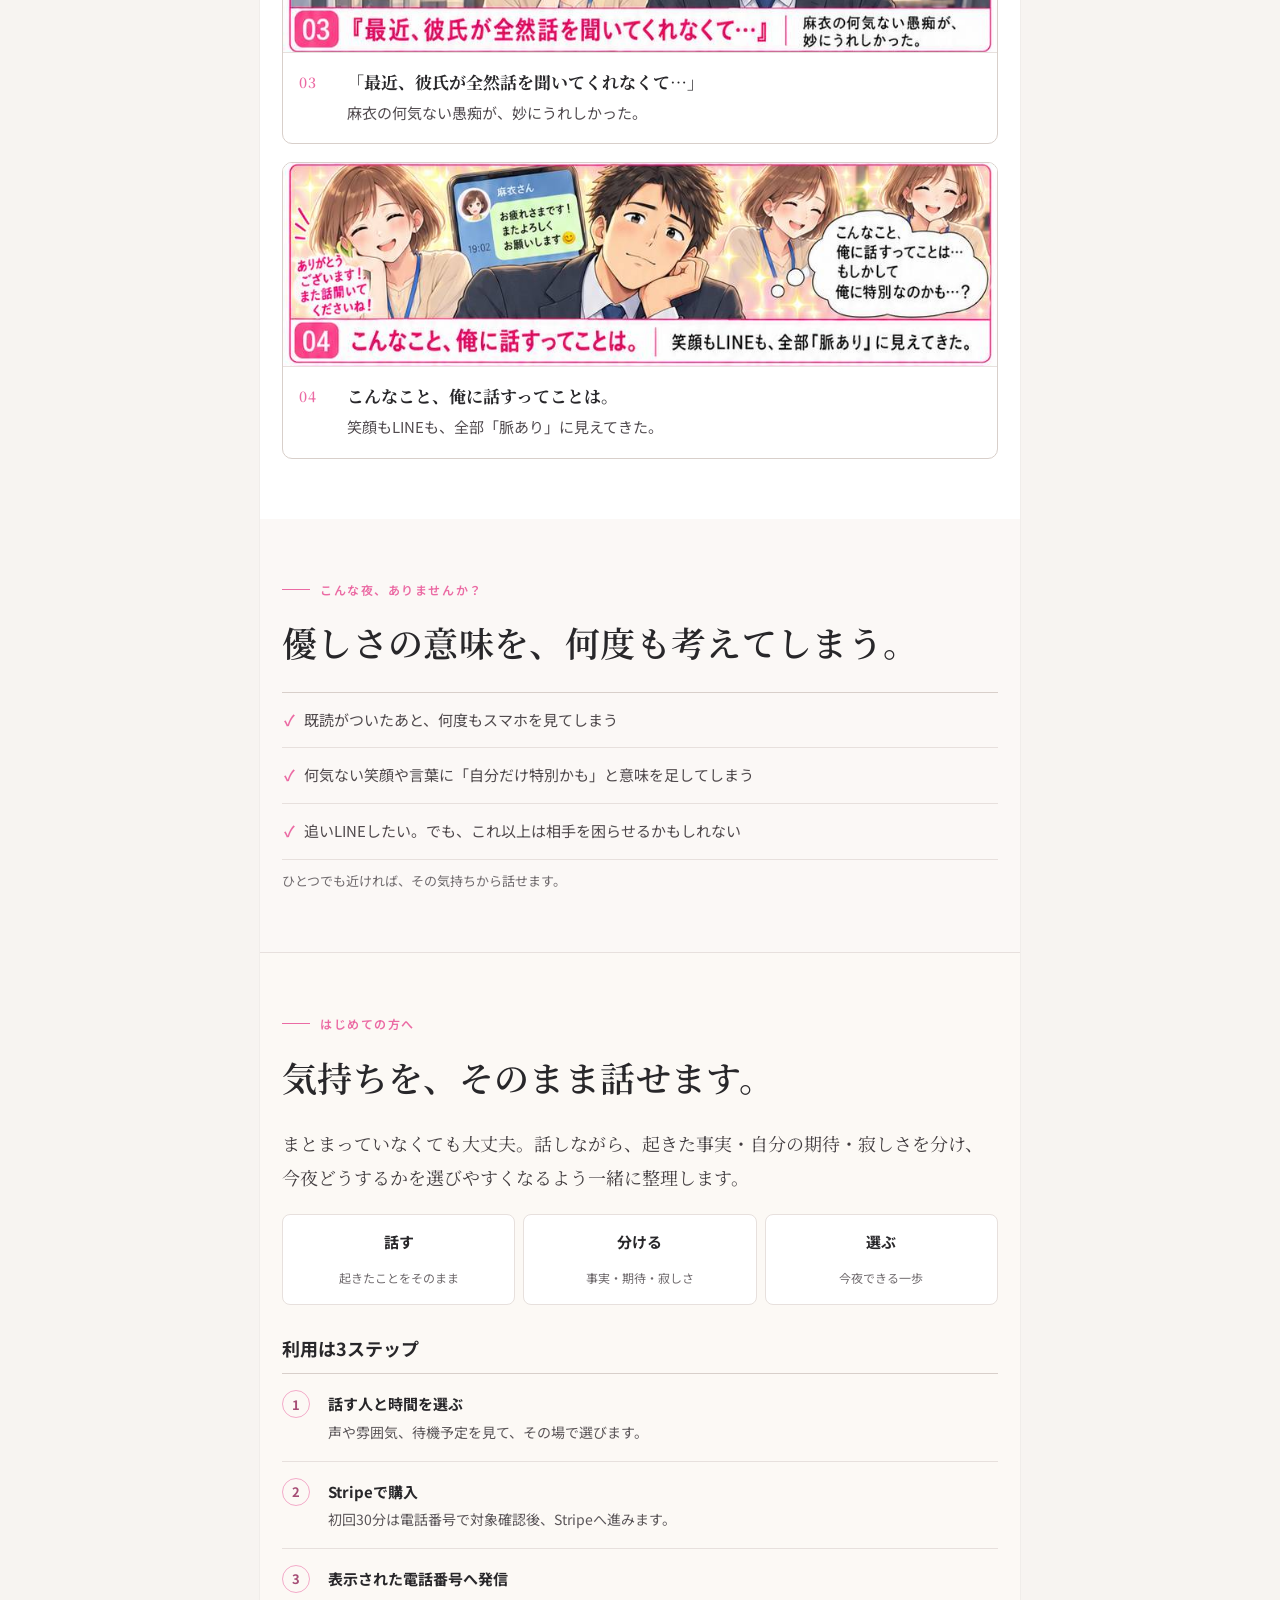
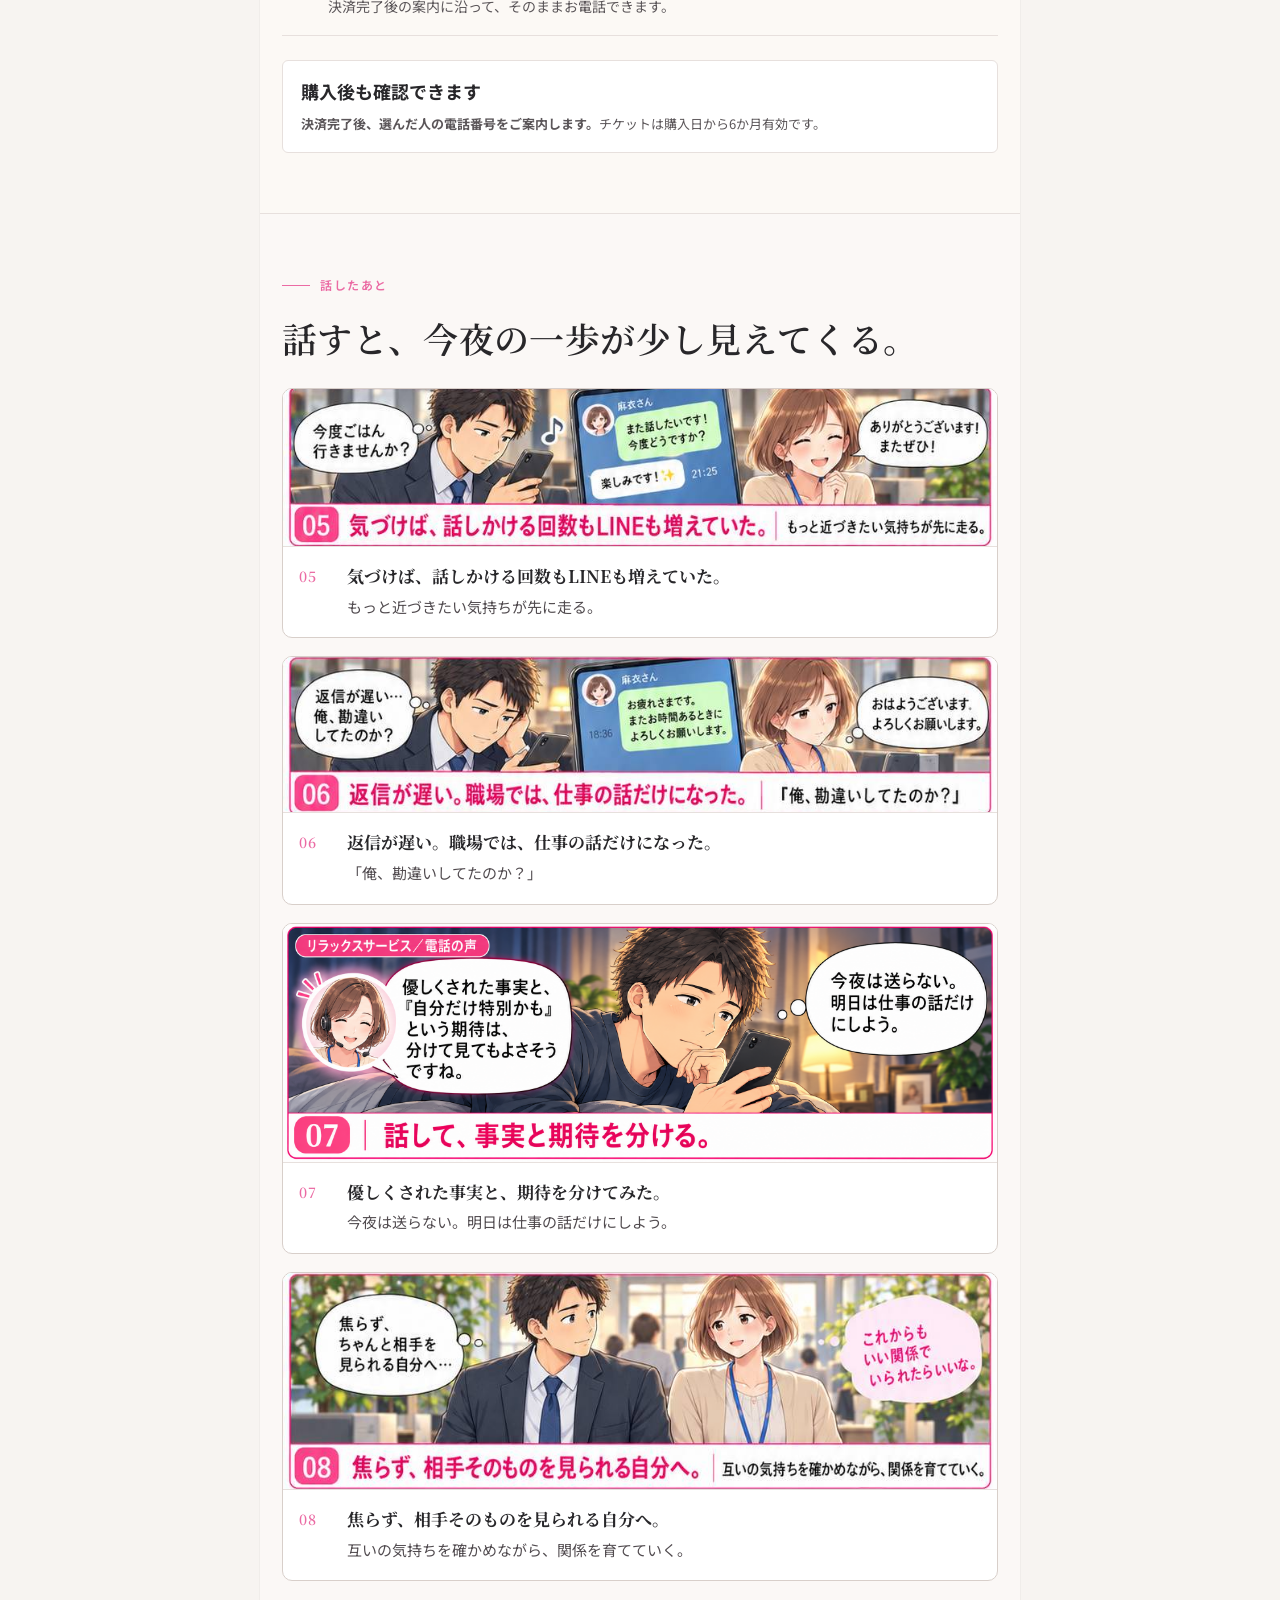
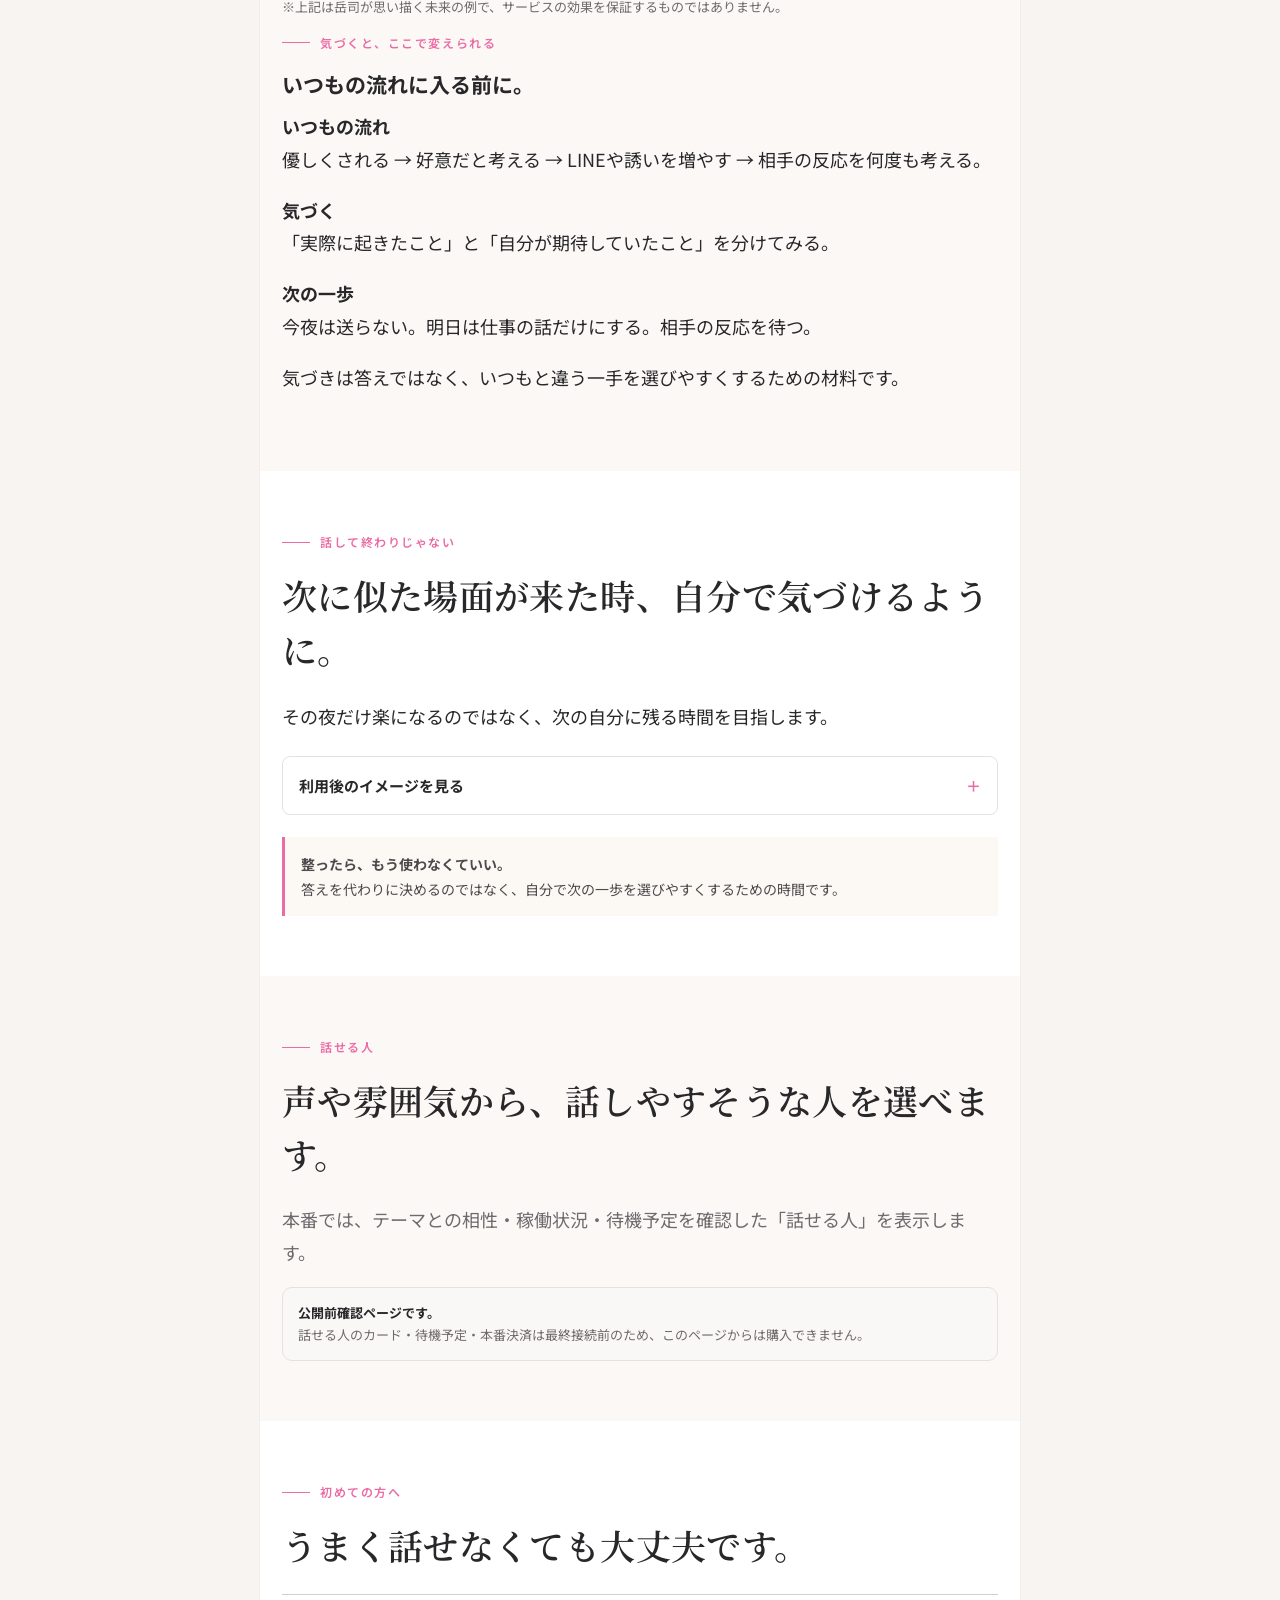
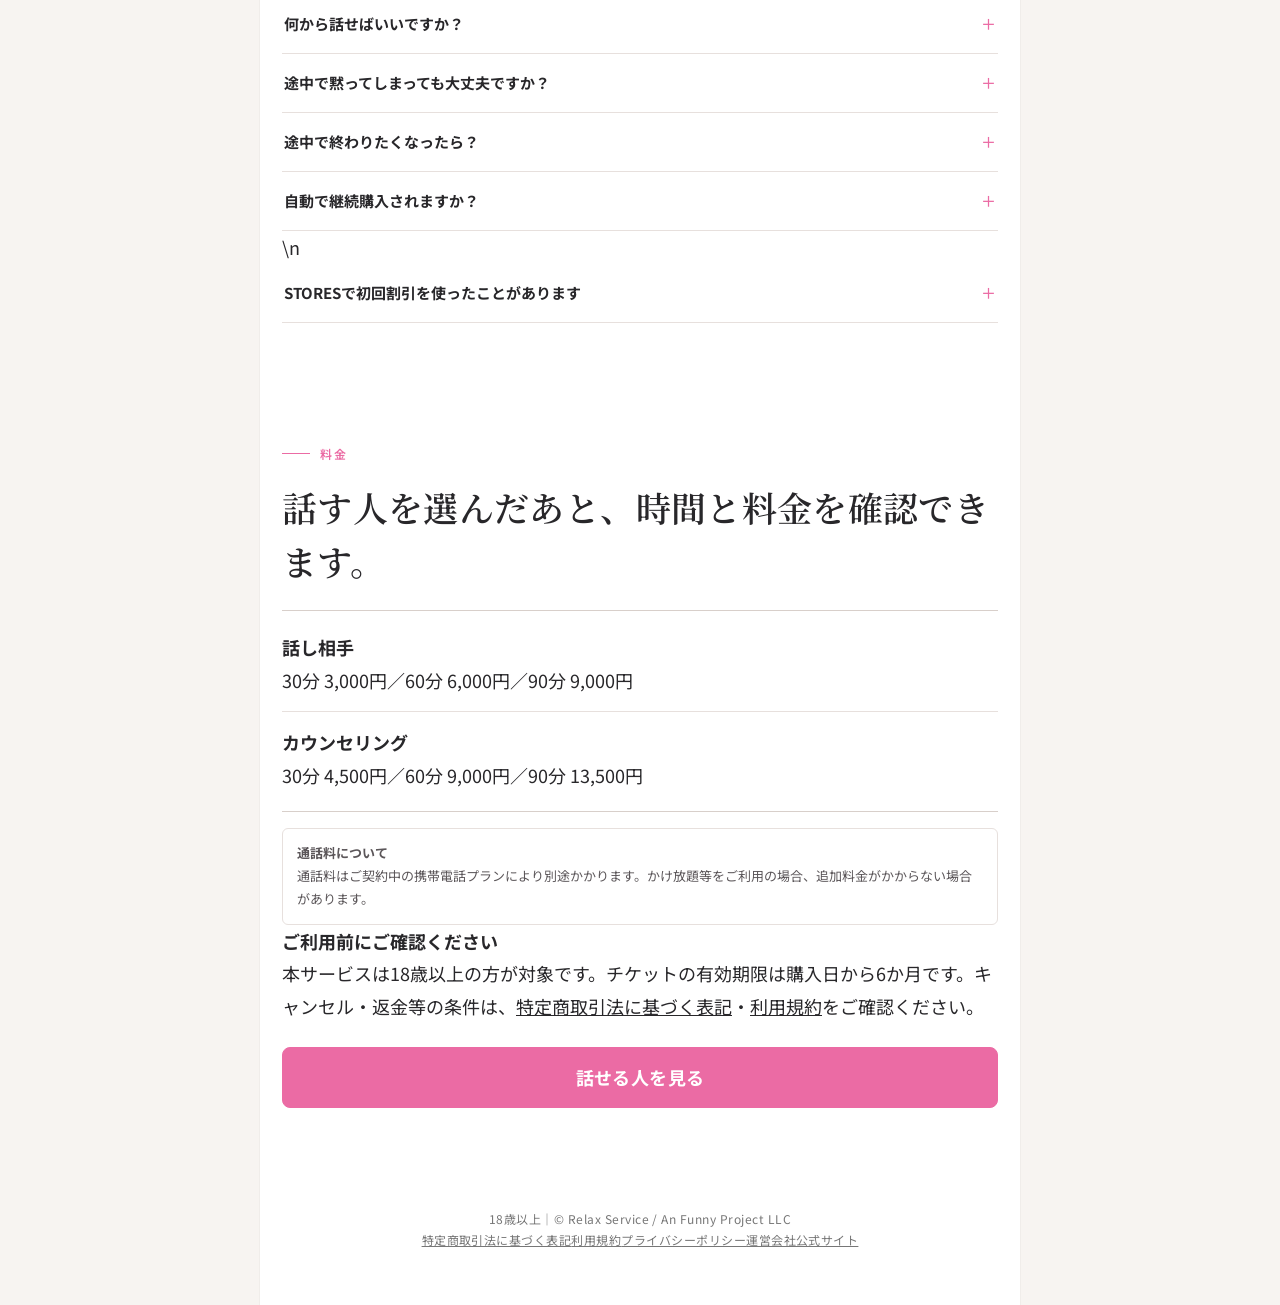
<file: mlp002-preview/index.html>
<!DOCTYPE html>
<html lang="ja">
<head>
<meta charset="utf-8"/>
<meta content="width=device-width,initial-scale=1,viewport-fit=cover" name="viewport"/>
<title>彼氏がいるって知ってる。それでも、俺だけは違うかも。｜リラックスサービス</title>
<meta content="彼氏がいる隣部署の女性の優しさを、特別な好意だと思ってしまった夜。起きた事実と自分の期待を分け、今夜の一歩を選びやすくする電話サービスです。" name="description"/>
<meta content="noindex,nofollow" name="robots"/>
<link href="https://fonts.googleapis.com" rel="preconnect"/>
<link crossorigin="" href="https://fonts.gstatic.com" rel="preconnect"/>
<link href="https://fonts.googleapis.com/css2?family=Noto+Sans+JP:wght@400;500;600;700&amp;family=Noto+Serif+JP:wght@500;600&amp;display=swap" rel="stylesheet"/>
<link rel="stylesheet" href="../lp001/style.css?v=20260922d"/>
<meta content="LP_TEMPLATE_v1.0-production-structure" name="lp-template-version"/>
<style>
.manga-scene.master-crop,.manga-scene.standalone-panel{height:auto!important;overflow:hidden;background:#fff}
.manga-scene.master-crop{position:relative!important}
.manga-scene.master-crop>img{display:block!important;position:absolute!important;left:0!important;top:0!important;width:100%!important;max-width:none!important;height:auto!important;object-fit:contain!important}
.manga-scene.standalone-panel img{display:block!important;width:100%!important;height:auto!important;position:static!important;left:auto!important;max-width:100%!important;transform:none!important;object-fit:contain!important}
.preview-gate{margin-top:16px;padding:14px 15px;border:1px solid var(--line);border-radius:10px;background:#faf8f6;font-size:13px;line-height:1.7;color:var(--muted)}
.preview-gate b{color:var(--text)}
</style>
<script>
window.RELAX_LP_ANALYTICS={lp_id:"LP002",scenario:"takeshi",lp_version:"20261003a"};
(function(){
  const params=new URLSearchParams(window.location.search);
  window.RELAX_ANALYTICS_DISABLED=params.get("qa")==="1";
  window.dataLayer=window.dataLayer||[];
  window.gtag=window.gtag||function(){window.dataLayer.push(arguments);};
  if(window.RELAX_ANALYTICS_DISABLED)return;
  const x=document.createElement("script");
  x.async=true;
  x.src="https://www.googletagmanager.com/gtag/js?id=G-X63W5K5P5Q";
  document.head.appendChild(x);
  window.gtag("js",new Date());
  window.gtag("config","G-X63W5K5P5Q");
})();
</script>
<script src="/assets/js/lp-analytics.js?v=20260922b" defer></script>\n</head>
<body>
<div class="wrap">
<div class="brandbar">
<img alt="リラックスサービス" class="brandlogo" src="/assets/images/logo.png"/>
<div class="tagline">声でほどける。</div>
</div>

<header class="hero"><div class="pad">
<div class="kicker">職場の恋愛のことを、誰にも言えない夜に</div>
<h1>彼氏がいるって知ってる。それでも、俺だけは違うかも。</h1>
<p class="lead">優しくされた。よく笑ってくれた。それを全部「脈あり」にしていたのは、俺だったのかもしれない。</p>
<div class="hero-note">まとまっていなくても、そのまま話せる電話サービスです。</div>
<div class="cta-row"><a class="cta" href="#people">話せる人を見る</a><a class="cta secondary" href="#service-guide">どんなサービスか見る</a></div>
</div></header>

<main>
<section id="story"><div class="pad">
<div class="kicker">岳司のストーリー</div>
<h2>「俺だけは違うかも」が、止まらなくなった。</h2>
<p class="story-intro">38歳・独身・係長。恋愛は得意じゃない岳司が、隣部署の麻衣の何気ない言葉を特別に感じた夜。</p>
<div aria-label="岳司のストーリー前半" class="manga-stack">
<article class="manga-panel"><div aria-hidden="true" class="manga-scene master-crop" style="aspect-ratio:887/193"><img alt="" src="/assets/images/mlp002-master-8panel.jpeg" style="transform:translateY(-0.2255%)"/></div><div class="manga-copy"><span>01</span><p><b>彼氏がいるって知ってる。それでも、返事を待ってしまう。</b>俺だけは少し違う気がしていた。</p></div></article>
<article class="manga-panel"><div aria-hidden="true" class="manga-scene master-crop" style="aspect-ratio:887/195"><img alt="" src="/assets/images/mlp002-master-8panel.jpeg" style="transform:translateY(-11.2176%)"/></div><div class="manga-copy"><span>02</span><p><b>仕事では普通に話せる。でも、恋愛になると分からない。</b>38歳、係長。女性との距離は苦手だ。</p></div></article>
<article class="manga-panel"><div aria-hidden="true" class="manga-scene master-crop" style="aspect-ratio:887/205"><img alt="" src="/assets/images/mlp002-master-8panel.jpeg" style="transform:translateY(-22.3788%)"/></div><div class="manga-copy"><span>03</span><p><b>「最近、彼氏が全然話を聞いてくれなくて…」</b>麻衣の何気ない愚痴が、妙にうれしかった。</p></div></article>
<article class="manga-panel"><div aria-hidden="true" class="manga-scene master-crop" style="aspect-ratio:887/254"><img alt="" src="/assets/images/mlp002-master-8panel.jpeg" style="transform:translateY(-34.0474%)"/></div><div class="manga-copy"><span>04</span><p><b>こんなこと、俺に話すってことは。</b>笑顔もLINEも、全部「脈あり」に見えてきた。</p></div></article>
</div>
</div></section>

<section class="section-soft" id="self-check"><div class="pad">
<div class="kicker">こんな夜、ありませんか？</div>
<h2>優しさの意味を、何度も考えてしまう。</h2>
<div class="compact-points">
<div class="compact-point">既読がついたあと、何度もスマホを見てしまう</div>
<div class="compact-point">何気ない笑顔や言葉に「自分だけ特別かも」と意味を足してしまう</div>
<div class="compact-point">追いLINEしたい。でも、これ以上は相手を困らせるかもしれない</div>
</div>
<p class="short-note">ひとつでも近ければ、その気持ちから話せます。</p>
</div></section>

<section class="service-primer" id="service-guide"><div class="pad">
<div class="kicker">はじめての方へ</div>
<h2>気持ちを、そのまま話せます。</h2>
<p class="service-definition">まとまっていなくても大丈夫。話しながら、起きた事実・自分の期待・寂しさを分け、今夜どうするかを選びやすくなるよう一緒に整理します。</p>
<div class="compact-flow">
<div><b>話す</b><span>起きたことをそのまま</span></div>
<div><b>分ける</b><span>事実・期待・寂しさ</span></div>
<div><b>選ぶ</b><span>今夜できる一歩</span></div>
</div>
<div class="use-steps"><h3>利用は3ステップ</h3><ol>
<li class="use-step"><span class="step-number">1</span><div><b>話す人と時間を選ぶ</b><p>声や雰囲気、待機予定を見て、その場で選びます。</p></div></li>
<li class="use-step"><span class="step-number">2</span><div><b>Stripeで購入</b><p>初回30分は電話番号で対象確認後、Stripeへ進みます。</p></div></li>
<li class="use-step"><span class="step-number">3</span><div><b>表示された電話番号へ発信</b><p>決済完了後の案内に沿って、そのままお電話できます。</p></div></li>
</ol></div>
<div class="safety-box"><h3>購入後も確認できます</h3><p><b>決済完了後、選んだ人の電話番号をご案内します。</b>チケットは購入日から6か月有効です。</p></div>
</div></section>

<section class="section-soft" id="story-after"><div class="pad">
<div class="kicker">話したあと</div>
<h2>話すと、今夜の一歩が少し見えてくる。</h2>
<div aria-label="岳司のストーリー後半" class="manga-stack">
<article class="manga-panel"><div aria-hidden="true" class="manga-scene master-crop" style="aspect-ratio:887/197"><img alt="" src="/assets/images/mlp002-master-8panel.jpeg" style="transform:translateY(-48.4780%)"/></div><div class="manga-copy"><span>05</span><p><b>気づけば、話しかける回数もLINEも増えていた。</b>もっと近づきたい気持ちが先に走る。</p></div></article>
<article class="manga-panel"><div aria-hidden="true" class="manga-scene master-crop" style="aspect-ratio:887/194"><img alt="" src="/assets/images/mlp002-master-8panel.jpeg" style="transform:translateY(-59.6956%)"/></div><div class="manga-copy"><span>06</span><p><b>返信が遅い。職場では、仕事の話だけになった。</b>「俺、勘違いしてたのか？」</p></div></article>
<article class="manga-panel"><div aria-hidden="true" class="manga-scene standalone-panel"><img alt="" src="/assets/images/takeshi_7.png"/></div><div class="manga-copy"><span>07</span><p><b>優しくされた事実と、期待を分けてみた。</b>今夜は送らない。明日は仕事の話だけにしよう。</p></div></article>
<article class="manga-panel"><div aria-hidden="true" class="manga-scene master-crop" style="aspect-ratio:887/270"><img alt="" src="/assets/images/mlp002-master-8panel.jpeg" style="transform:translateY(-82.4126%)"/></div><div class="manga-copy"><span>08</span><p><b>焦らず、相手そのものを見られる自分へ。</b>互いの気持ちを確かめながら、関係を育てていく。</p></div></article>
</div>
<p class="muted" style="margin-top:14px;font-size:13px">※上記は岳司が思い描く未来の例で、サービスの効果を保証するものではありません。</p>

<div class="pattern-box">
<div class="kicker">気づくと、ここで変えられる</div>
<h3>いつもの流れに入る前に。</h3>
<div class="pattern-flow">
<div class="pattern-step"><b>いつもの流れ</b><p>優しくされる → 好意だと考える → LINEや誘いを増やす → 相手の反応を何度も考える。</p></div>
<div class="pattern-step"><b>気づく</b><p>「実際に起きたこと」と「自分が期待していたこと」を分けてみる。</p></div>
<div class="pattern-step"><b>次の一歩</b><p>今夜は送らない。明日は仕事の話だけにする。相手の反応を待つ。</p></div>
</div>
<p class="pattern-note">気づきは答えではなく、いつもと違う一手を選びやすくするための材料です。</p>
</div>
</div></section>

<section id="repeat-case"><div class="pad">
<div class="kicker">話して終わりじゃない</div>
<h2>次に似た場面が来た時、自分で気づけるように。</h2>
<p class="lead">その夜だけ楽になるのではなく、次の自分に残る時間を目指します。</p>
<details class="secondary-story">
<summary>利用後のイメージを見る</summary>
<div class="secondary-story-body"><div class="repeat-case">
<div class="repeat-step"><span class="repeat-step-num">1</span><div><b>話した夜</b><p>今夜は追いLINEを送らず、いったん休む。</p></div></div>
<div class="repeat-step"><span class="repeat-step-num">2</span><div><b>次の日</b><p>職場では仕事の話だけに戻してみる。</p></div></div>
<div class="repeat-step"><span class="repeat-step-num">3</span><div><b>また似た場面が来た時</b><p>「事実と期待を分けよう」と一度立ち止まってから、次の行動を選ぶ。</p></div></div>
</div></div></details>
<div class="reassurance"><b>整ったら、もう使わなくていい。</b><br>答えを代わりに決めるのではなく、自分で次の一歩を選びやすくするための時間です。</div>
</div></section>

<section class="section-soft" id="people"><div class="pad">
<div class="kicker">話せる人</div>
<h2>声や雰囲気から、話しやすそうな人を選べます。</h2>
<p class="muted">本番では、テーマとの相性・稼働状況・待機予定を確認した「話せる人」を表示します。</p>
<div class="preview-gate"><b>公開前確認ページです。</b><br>話せる人のカード・待機予定・本番決済は最終接続前のため、このページからは購入できません。</div>
</div></section>

<section id="faq"><div class="pad">
<div class="kicker">初めての方へ</div><h2>うまく話せなくても大丈夫です。</h2>
<div class="faq-list">
<details class="faq-item"><summary>何から話せばいいですか？</summary><div class="faq-answer">「何から話せばいいか分からない」と、そのまま伝えて大丈夫です。今いちばん頭から離れないことから、一緒に整理します。</div></details>
<details class="faq-item"><summary>途中で黙ってしまっても大丈夫ですか？</summary><div class="faq-answer">大丈夫です。考える時間や沈黙も含めて、その人のペースで話せます。</div></details>
<details class="faq-item"><summary>途中で終わりたくなったら？</summary><div class="faq-answer">無理に話し続ける必要はありません。ご自身の判断で通話を終えられます。</div></details>
<details class="faq-item"><summary>自動で継続購入されますか？</summary><div class="faq-answer">されません。必要な時に、必要な時間のチケットを都度購入します。</div></details>\n<details class="faq-item"><summary>STORESで初回割引を使ったことがあります</summary><div class="faq-answer">Stripe移行後は、話す人ごとに初回30分をご利用いただけます。電話番号で対象確認後、そのままStripeへ進みます。</div></details>
</div>
</div></section>

<section><div class="pad">
<div class="kicker">料金</div>
<h2>話す人を選んだあと、時間と料金を確認できます。</h2>
<div class="pricebox"><p><b>話し相手</b><br/>30分 3,000円／60分 6,000円／90分 9,000円</p><p><b>カウンセリング</b><br/>30分 4,500円／60分 9,000円／90分 13,500円</p></div>
<div class="fee-note"><b>通話料について</b><br>通話料はご契約中の携帯電話プランにより別途かかります。かけ放題等をご利用の場合、追加料金がかからない場合があります。</div>
<div class="purchase-legal"><b>ご利用前にご確認ください</b><br>本サービスは18歳以上の方が対象です。チケットの有効期限は購入日から6か月です。キャンセル・返金等の条件は、<a href="/legal/tokusho/">特定商取引法に基づく表記</a>・<a href="https://www.relax-s.com/terms.html" target="_blank" rel="noopener">利用規約</a>をご確認ください。</div>
<div class="final-cta"><a class="cta" href="#people">話せる人を見る</a></div>
</div></section>
</main>

<footer class="footer">
<div>18歳以上｜© Relax Service / An Funny Project LLC</div>
<div class="footer-links"><a href="/legal/tokusho/">特定商取引法に基づく表記</a><a href="https://www.relax-s.com/terms.html" target="_blank" rel="noopener">利用規約</a><a href="https://www.relax-s.com/privacy.html" target="_blank" rel="noopener">プライバシーポリシー</a><a href="https://www.relax-s.com/company.html" target="_blank" rel="noopener">運営会社</a><a href="https://www.relax-s.com/" target="_blank" rel="noopener">公式サイト</a></div>
</footer>
</div>
</body>
</html>
</file>
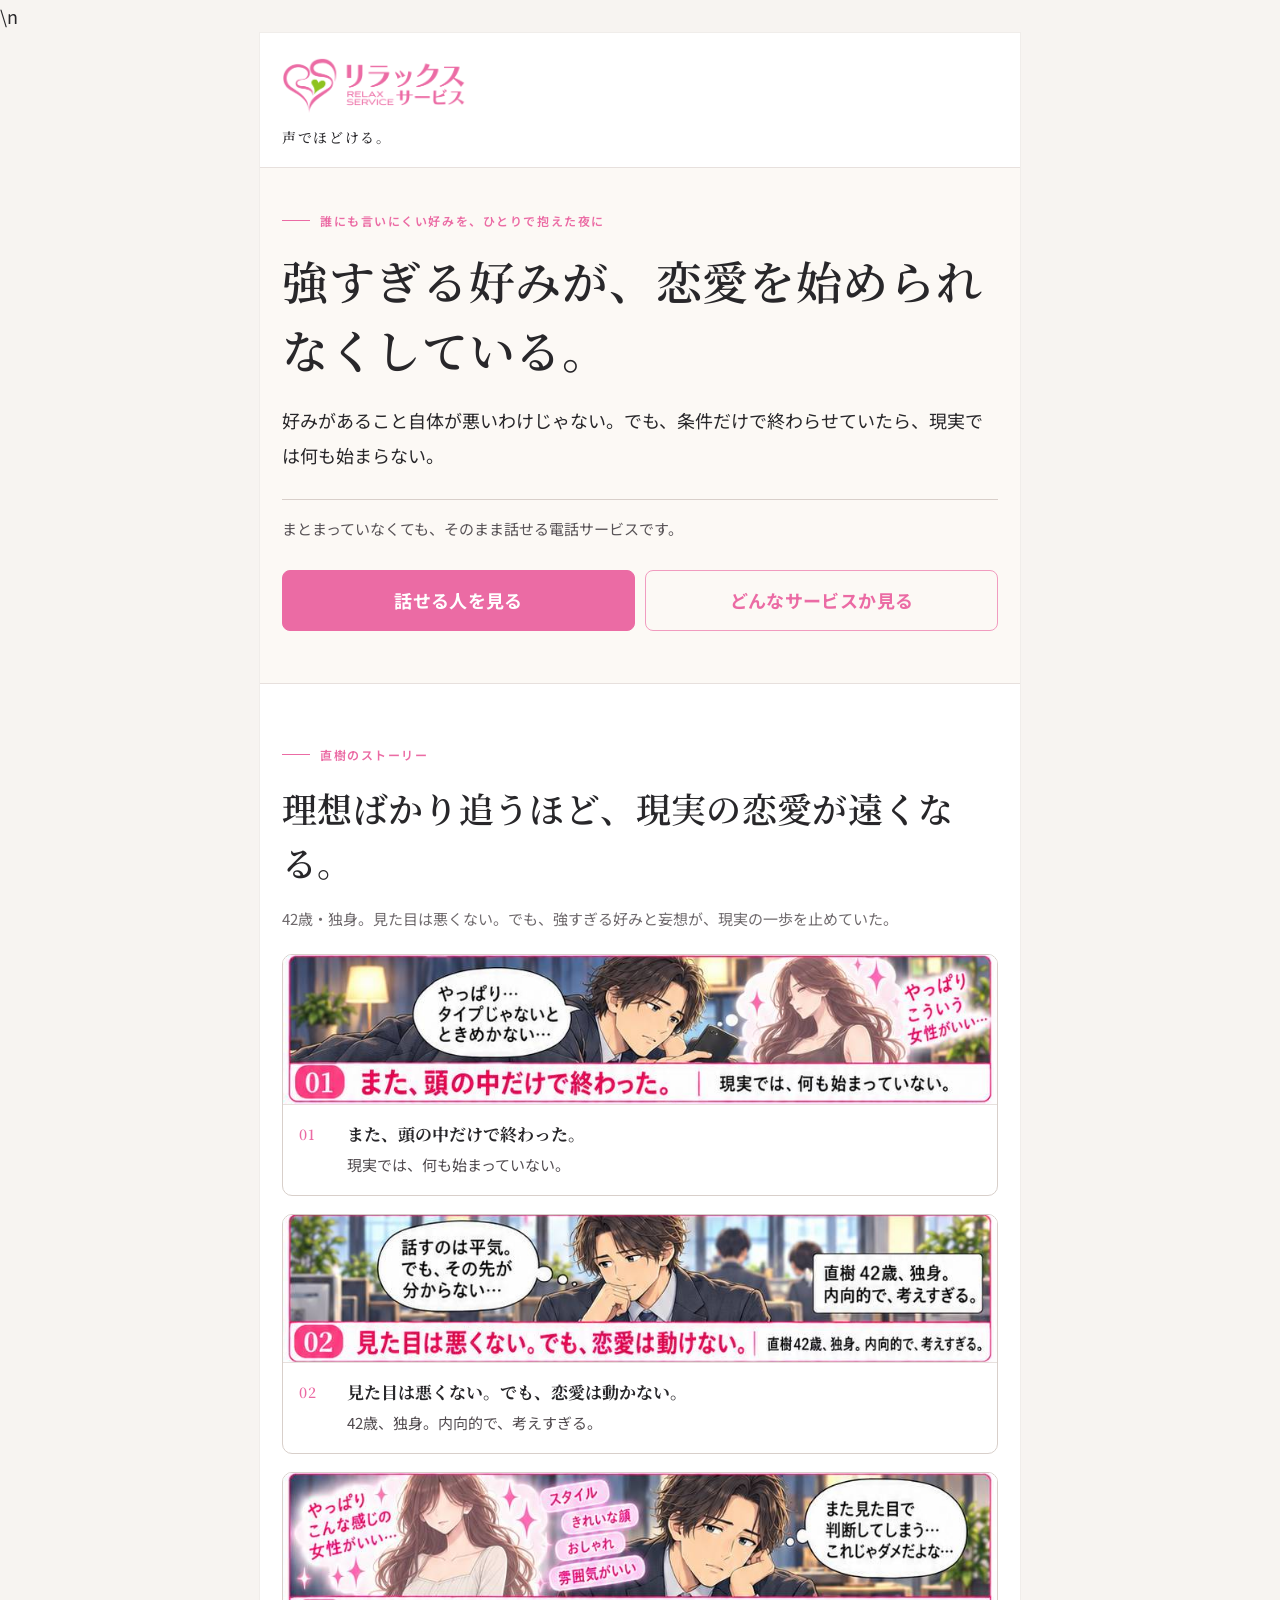
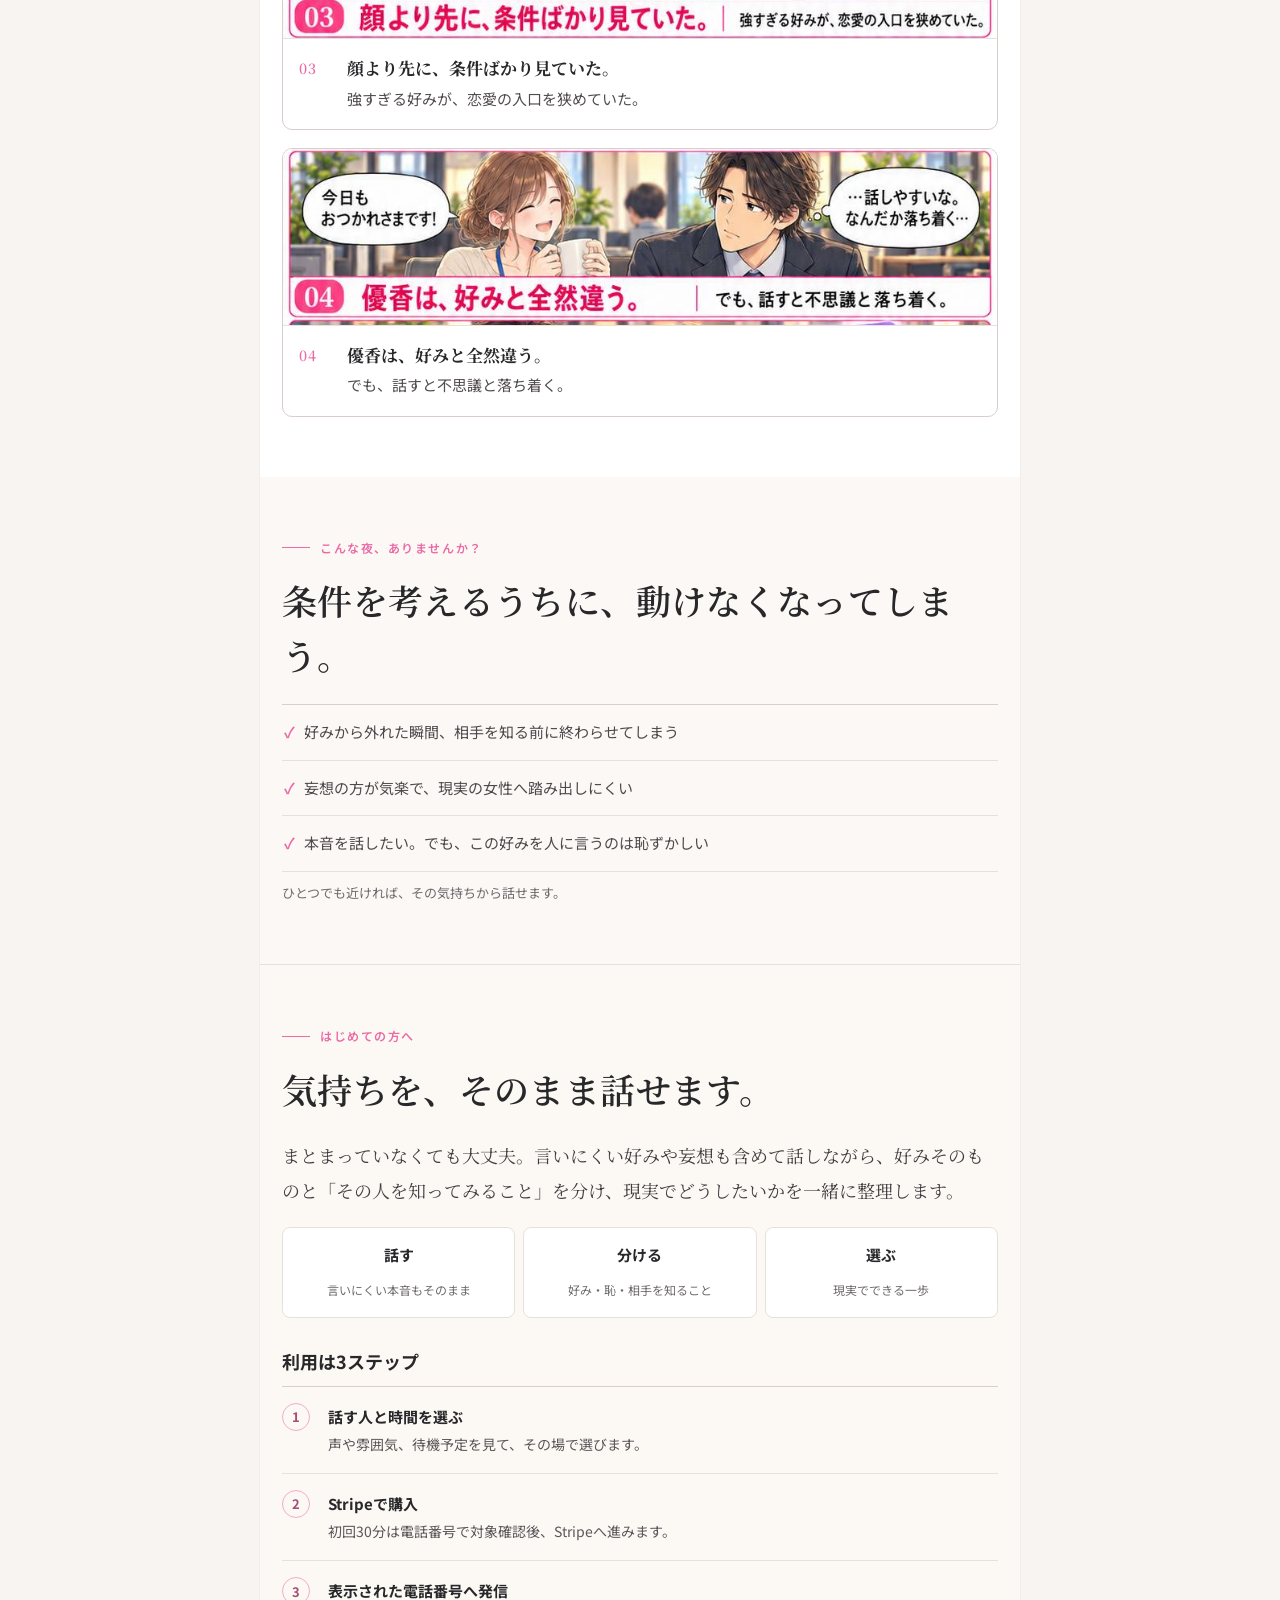
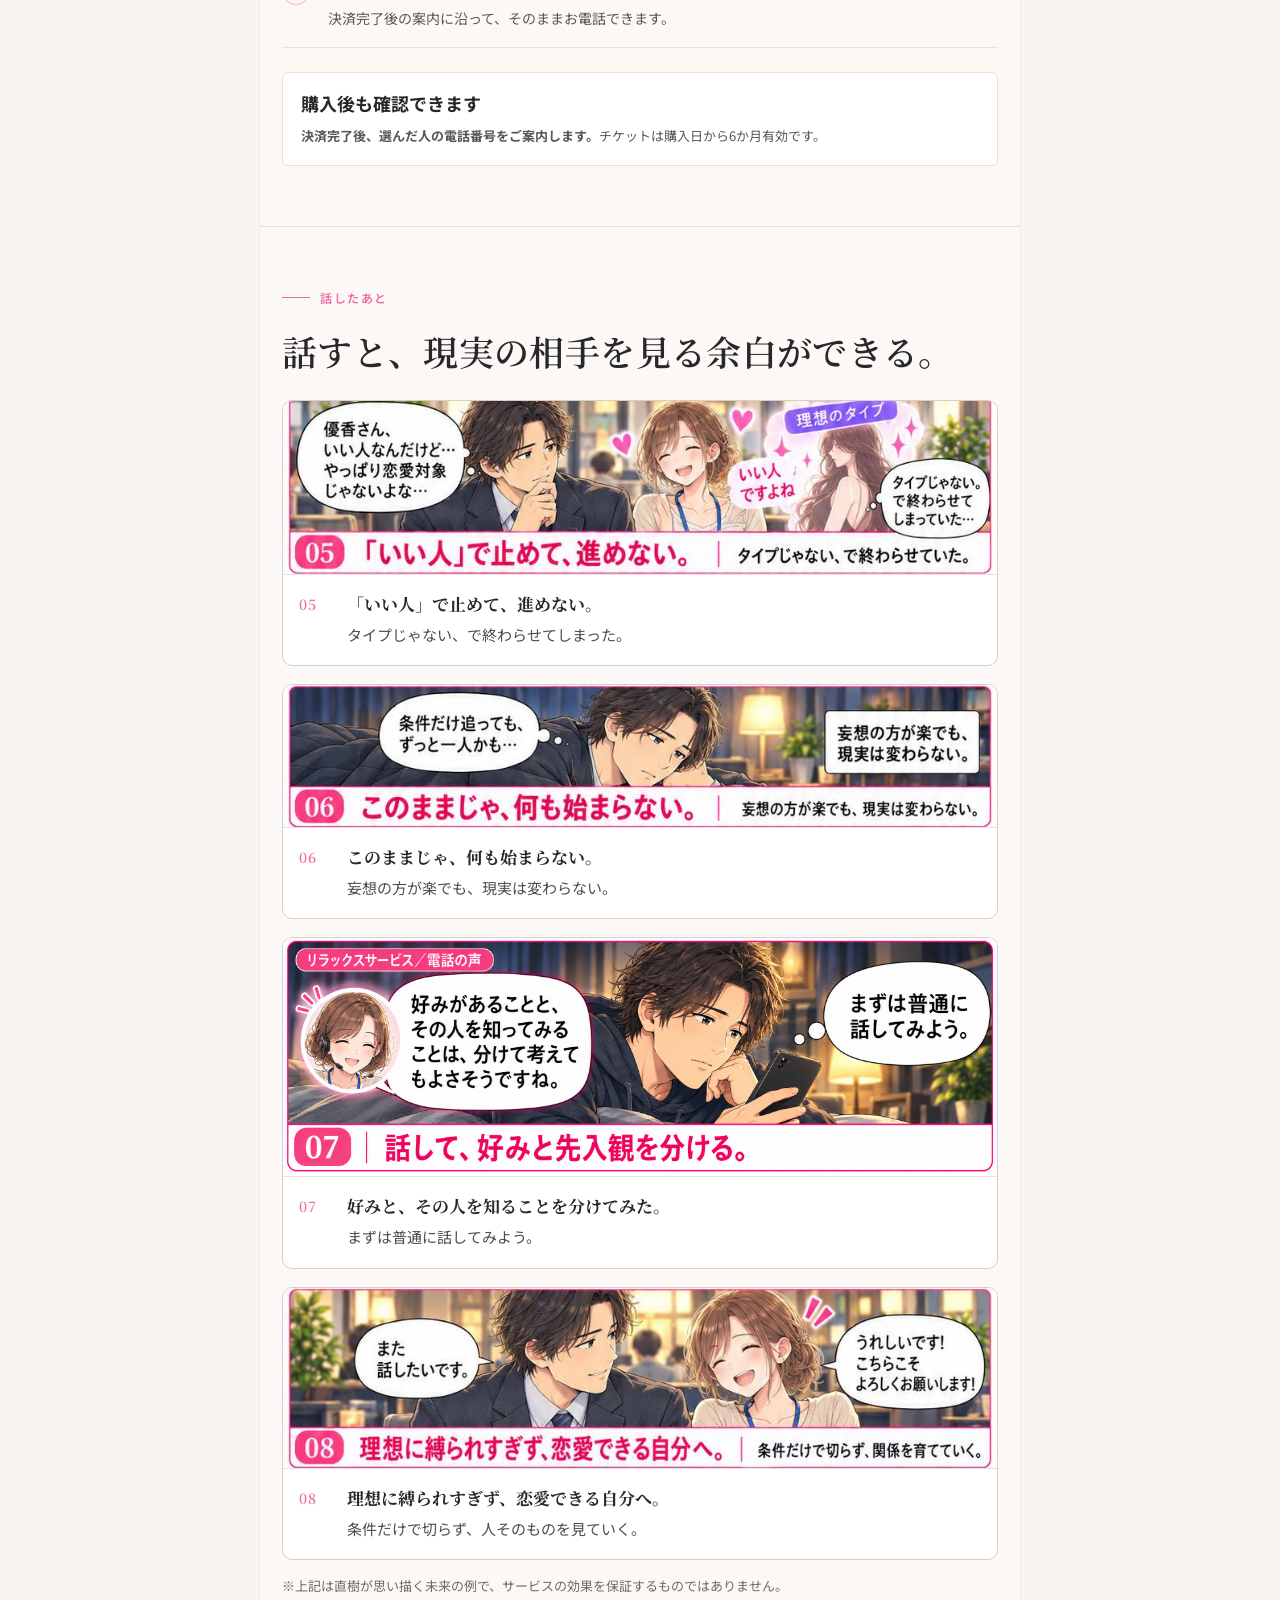
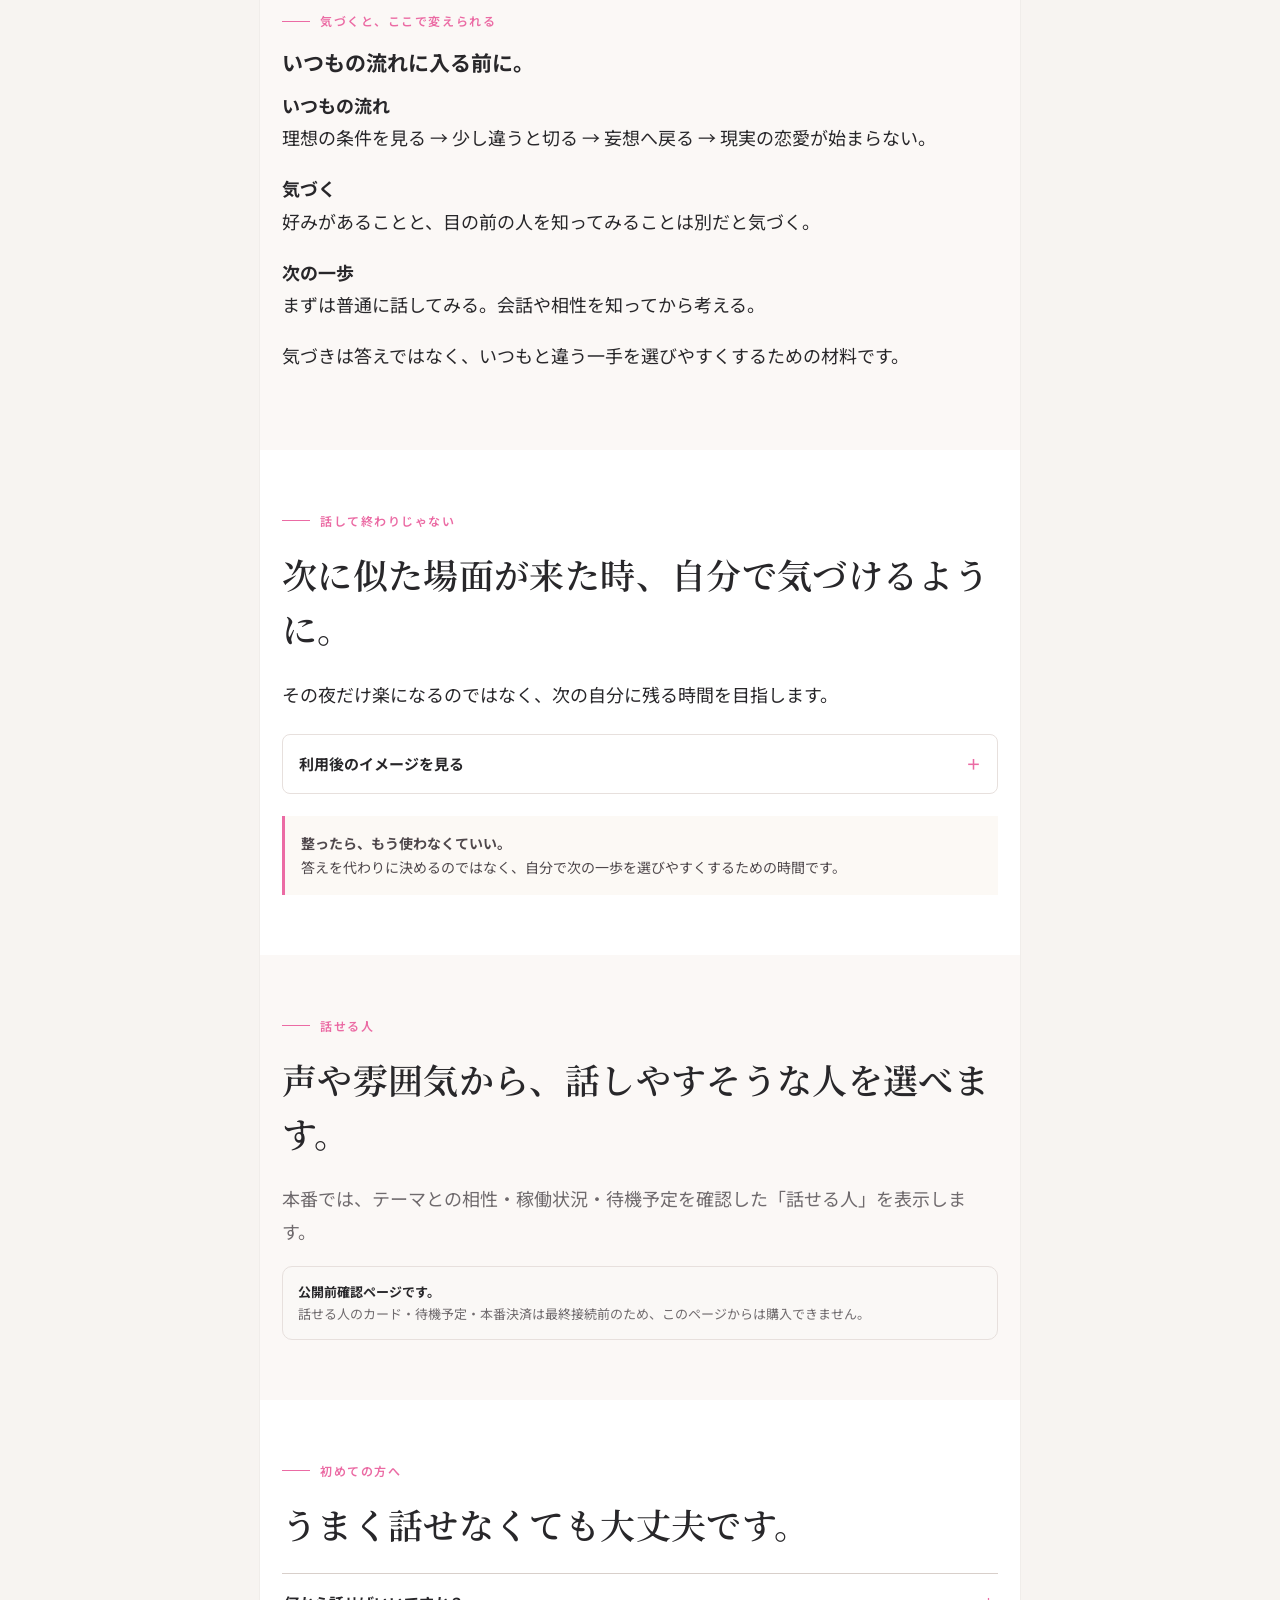
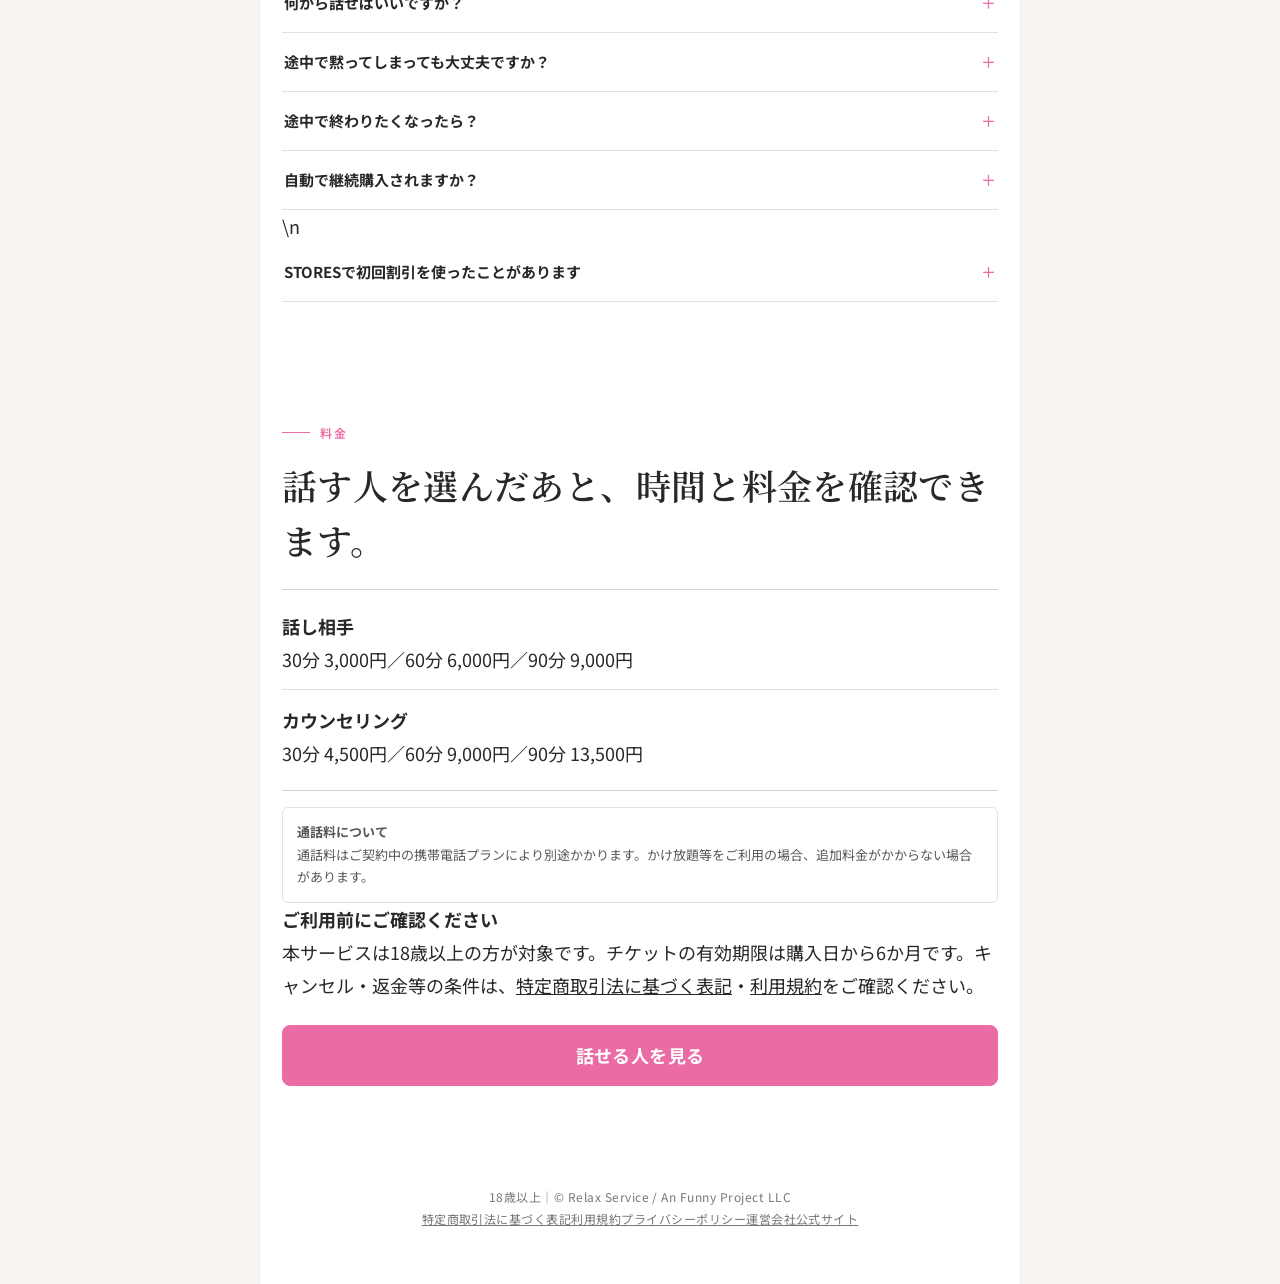
<file: mlp003-preview/index.html>
<!DOCTYPE html>
<html lang="ja">
<head>
<meta charset="utf-8"/>
<meta content="width=device-width,initial-scale=1,viewport-fit=cover" name="viewport"/>
<title>強すぎる好みが、恋愛を始められなくしている。｜リラックスサービス</title>
<meta content="強すぎる好みと妄想で、現実の恋愛に踏み出せない夜。好みを否定せず、目の前の人を知ることと分けて考え、次の一歩を選びやすくする電話サービスです。" name="description"/>
<meta content="noindex,nofollow" name="robots"/>
<link href="https://fonts.googleapis.com" rel="preconnect"/>
<link crossorigin="" href="https://fonts.gstatic.com" rel="preconnect"/>
<link href="https://fonts.googleapis.com/css2?family=Noto+Sans+JP:wght@400;500;600;700&amp;family=Noto+Serif+JP:wght@500;600&amp;display=swap" rel="stylesheet"/>
<link rel="stylesheet" href="../lp001/style.css?v=20260922d"/>
<meta content="LP_TEMPLATE_v1.0-production-structure" name="lp-template-version"/>
<style>
.manga-scene.master-crop,.manga-scene.standalone-panel{height:auto!important;overflow:hidden;background:#fff}
.manga-scene.master-crop{position:relative!important}
.manga-scene.master-crop>img{display:block!important;position:absolute!important;left:0!important;top:0!important;width:100%!important;max-width:none!important;height:auto!important;object-fit:contain!important}
.manga-scene.standalone-panel img{display:block!important;width:100%!important;height:auto!important;position:static!important;left:auto!important;max-width:100%!important;transform:none!important;object-fit:contain!important}
.preview-gate{margin-top:16px;padding:14px 15px;border:1px solid var(--line);border-radius:10px;background:#faf8f6;font-size:13px;line-height:1.7;color:var(--muted)}
.preview-gate b{color:var(--text)}
</style>
<script>
window.RELAX_LP_ANALYTICS={lp_id:"LP003",scenario:"naoki",lp_version:"20261003a"};
(function(){
  const params=new URLSearchParams(window.location.search);
  window.RELAX_ANALYTICS_DISABLED=params.get("qa")==="1";
  window.dataLayer=window.dataLayer||[];
  window.gtag=window.gtag||function(){window.dataLayer.push(arguments);};
  if(window.RELAX_ANALYTICS_DISABLED)return;
  const x=document.createElement("script");
  x.async=true;
  x.src="https://www.googletagmanager.com/gtag/js?id=G-X63W5K5P5Q";
  document.head.appendChild(x);
  window.gtag("js",new Date());
  window.gtag("config","G-X63W5K5P5Q");
})();
</script>
<script src="/assets/js/lp-analytics.js?v=20260922b" defer></script>\n</head>
<body>
<div class="wrap">
<div class="brandbar">
<img alt="リラックスサービス" class="brandlogo" src="/assets/images/logo.png"/>
<div class="tagline">声でほどける。</div>
</div>

<header class="hero"><div class="pad">
<div class="kicker">誰にも言いにくい好みを、ひとりで抱えた夜に</div>
<h1>強すぎる好みが、恋愛を始められなくしている。</h1>
<p class="lead">好みがあること自体が悪いわけじゃない。でも、条件だけで終わらせていたら、現実では何も始まらない。</p>
<div class="hero-note">まとまっていなくても、そのまま話せる電話サービスです。</div>
<div class="cta-row"><a class="cta" href="#people">話せる人を見る</a><a class="cta secondary" href="#service-guide">どんなサービスか見る</a></div>
</div></header>

<main>
<section id="story"><div class="pad">
<div class="kicker">直樹のストーリー</div>
<h2>理想ばかり追うほど、現実の恋愛が遠くなる。</h2>
<p class="story-intro">42歳・独身。見た目は悪くない。でも、強すぎる好みと妄想が、現実の一歩を止めていた。</p>
<div aria-label="直樹のストーリー前半" class="manga-stack">
<article class="manga-panel"><div aria-hidden="true" class="manga-scene master-crop" style="aspect-ratio:887/186"><img alt="" src="/assets/images/mlp003-master-8panel.jpeg" style="transform:translateY(-0.2255%)"/></div><div class="manga-copy"><span>01</span><p><b>また、頭の中だけで終わった。</b>現実では、何も始まっていない。</p></div></article>
<article class="manga-panel"><div aria-hidden="true" class="manga-scene master-crop" style="aspect-ratio:887/184"><img alt="" src="/assets/images/mlp003-master-8panel.jpeg" style="transform:translateY(-10.7103%)"/></div><div class="manga-copy"><span>02</span><p><b>見た目は悪くない。でも、恋愛は動かない。</b>42歳、独身。内向的で、考えすぎる。</p></div></article>
<article class="manga-panel"><div aria-hidden="true" class="manga-scene master-crop" style="aspect-ratio:887/206"><img alt="" src="/assets/images/mlp003-master-8panel.jpeg" style="transform:translateY(-21.0823%)"/></div><div class="manga-copy"><span>03</span><p><b>顔より先に、条件ばかり見ていた。</b>強すぎる好みが、恋愛の入口を狭めていた。</p></div></article>
<article class="manga-panel"><div aria-hidden="true" class="manga-scene master-crop" style="aspect-ratio:887/219"><img alt="" src="/assets/images/mlp003-master-8panel.jpeg" style="transform:translateY(-32.6945%)"/></div><div class="manga-copy"><span>04</span><p><b>優香は、好みと全然違う。</b>でも、話すと不思議と落ち着く。</p></div></article>
</div>
</div></section>

<section class="section-soft" id="self-check"><div class="pad">
<div class="kicker">こんな夜、ありませんか？</div>
<h2>条件を考えるうちに、動けなくなってしまう。</h2>
<div class="compact-points">
<div class="compact-point">好みから外れた瞬間、相手を知る前に終わらせてしまう</div>
<div class="compact-point">妄想の方が気楽で、現実の女性へ踏み出しにくい</div>
<div class="compact-point">本音を話したい。でも、この好みを人に言うのは恥ずかしい</div>
</div>
<p class="short-note">ひとつでも近ければ、その気持ちから話せます。</p>
</div></section>

<section class="service-primer" id="service-guide"><div class="pad">
<div class="kicker">はじめての方へ</div>
<h2>気持ちを、そのまま話せます。</h2>
<p class="service-definition">まとまっていなくても大丈夫。言いにくい好みや妄想も含めて話しながら、好みそのものと「その人を知ってみること」を分け、現実でどうしたいかを一緒に整理します。</p>
<div class="compact-flow">
<div><b>話す</b><span>言いにくい本音もそのまま</span></div>
<div><b>分ける</b><span>好み・恥・相手を知ること</span></div>
<div><b>選ぶ</b><span>現実でできる一歩</span></div>
</div>
<div class="use-steps"><h3>利用は3ステップ</h3><ol>
<li class="use-step"><span class="step-number">1</span><div><b>話す人と時間を選ぶ</b><p>声や雰囲気、待機予定を見て、その場で選びます。</p></div></li>
<li class="use-step"><span class="step-number">2</span><div><b>Stripeで購入</b><p>初回30分は電話番号で対象確認後、Stripeへ進みます。</p></div></li>
<li class="use-step"><span class="step-number">3</span><div><b>表示された電話番号へ発信</b><p>決済完了後の案内に沿って、そのままお電話できます。</p></div></li>
</ol></div>
<div class="safety-box"><h3>購入後も確認できます</h3><p><b>決済完了後、選んだ人の電話番号をご案内します。</b>チケットは購入日から6か月有効です。</p></div>
</div></section>

<section class="section-soft" id="story-after"><div class="pad">
<div class="kicker">話したあと</div>
<h2>話すと、現実の相手を見る余白ができる。</h2>
<div aria-label="直樹のストーリー後半" class="manga-stack">
<article class="manga-panel"><div aria-hidden="true" class="manga-scene master-crop" style="aspect-ratio:887/216"><img alt="" src="/assets/images/mlp003-master-8panel.jpeg" style="transform:translateY(-45.0395%)"/></div><div class="manga-copy"><span>05</span><p><b>「いい人」で止めて、進めない。</b>タイプじゃない、で終わらせてしまった。</p></div></article>
<article class="manga-panel"><div aria-hidden="true" class="manga-scene master-crop" style="aspect-ratio:887/178"><img alt="" src="/assets/images/mlp003-master-8panel.jpeg" style="transform:translateY(-57.2154%)"/></div><div class="manga-copy"><span>06</span><p><b>このままじゃ、何も始まらない。</b>妄想の方が楽でも、現実は変わらない。</p></div></article>
<article class="manga-panel"><div aria-hidden="true" class="manga-scene standalone-panel"><img alt="" src="/assets/images/naoki_7.png"/></div><div class="manga-copy"><span>07</span><p><b>好みと、その人を知ることを分けてみた。</b>まずは普通に話してみよう。</p></div></article>
<article class="manga-panel"><div aria-hidden="true" class="manga-scene master-crop" style="aspect-ratio:887/225"><img alt="" src="/assets/images/mlp003-master-8panel.jpeg" style="transform:translateY(-79.5378%)"/></div><div class="manga-copy"><span>08</span><p><b>理想に縛られすぎず、恋愛できる自分へ。</b>条件だけで切らず、人そのものを見ていく。</p></div></article>
</div>
<p class="muted" style="margin-top:14px;font-size:13px">※上記は直樹が思い描く未来の例で、サービスの効果を保証するものではありません。</p>

<div class="pattern-box">
<div class="kicker">気づくと、ここで変えられる</div>
<h3>いつもの流れに入る前に。</h3>
<div class="pattern-flow">
<div class="pattern-step"><b>いつもの流れ</b><p>理想の条件を見る → 少し違うと切る → 妄想へ戻る → 現実の恋愛が始まらない。</p></div>
<div class="pattern-step"><b>気づく</b><p>好みがあることと、目の前の人を知ってみることは別だと気づく。</p></div>
<div class="pattern-step"><b>次の一歩</b><p>まずは普通に話してみる。会話や相性を知ってから考える。</p></div>
</div>
<p class="pattern-note">気づきは答えではなく、いつもと違う一手を選びやすくするための材料です。</p>
</div>
</div></section>

<section id="repeat-case"><div class="pad">
<div class="kicker">話して終わりじゃない</div>
<h2>次に似た場面が来た時、自分で気づけるように。</h2>
<p class="lead">その夜だけ楽になるのではなく、次の自分に残る時間を目指します。</p>
<details class="secondary-story">
<summary>利用後のイメージを見る</summary>
<div class="secondary-story-body"><div class="repeat-case">
<div class="repeat-step"><span class="repeat-step-num">1</span><div><b>話した夜</b><p>好みを否定せず、まず一人の相手として見てみると決める。</p></div></div>
<div class="repeat-step"><span class="repeat-step-num">2</span><div><b>次に会った時</b><p>外見だけで結論を出さず、普通に会話してみる。</p></div></div>
<div class="repeat-step"><span class="repeat-step-num">3</span><div><b>また条件だけで切りそうな時</b><p>「まだこの人を知らない」と一度立ち止まってから、次を選ぶ。</p></div></div>
</div></div></details>
<div class="reassurance"><b>整ったら、もう使わなくていい。</b><br>答えを代わりに決めるのではなく、自分で次の一歩を選びやすくするための時間です。</div>
</div></section>

<section class="section-soft" id="people"><div class="pad">
<div class="kicker">話せる人</div>
<h2>声や雰囲気から、話しやすそうな人を選べます。</h2>
<p class="muted">本番では、テーマとの相性・稼働状況・待機予定を確認した「話せる人」を表示します。</p>
<div class="preview-gate"><b>公開前確認ページです。</b><br>話せる人のカード・待機予定・本番決済は最終接続前のため、このページからは購入できません。</div>
</div></section>

<section id="faq"><div class="pad">
<div class="kicker">初めての方へ</div><h2>うまく話せなくても大丈夫です。</h2>
<div class="faq-list">
<details class="faq-item"><summary>何から話せばいいですか？</summary><div class="faq-answer">「何から話せばいいか分からない」と、そのまま伝えて大丈夫です。今いちばん頭から離れないことから、一緒に整理します。</div></details>
<details class="faq-item"><summary>途中で黙ってしまっても大丈夫ですか？</summary><div class="faq-answer">大丈夫です。考える時間や沈黙も含めて、その人のペースで話せます。</div></details>
<details class="faq-item"><summary>途中で終わりたくなったら？</summary><div class="faq-answer">無理に話し続ける必要はありません。ご自身の判断で通話を終えられます。</div></details>
<details class="faq-item"><summary>自動で継続購入されますか？</summary><div class="faq-answer">されません。必要な時に、必要な時間のチケットを都度購入します。</div></details>\n<details class="faq-item"><summary>STORESで初回割引を使ったことがあります</summary><div class="faq-answer">Stripe移行後は、話す人ごとに初回30分をご利用いただけます。電話番号で対象確認後、そのままStripeへ進みます。</div></details>
</div>
</div></section>

<section><div class="pad">
<div class="kicker">料金</div>
<h2>話す人を選んだあと、時間と料金を確認できます。</h2>
<div class="pricebox"><p><b>話し相手</b><br/>30分 3,000円／60分 6,000円／90分 9,000円</p><p><b>カウンセリング</b><br/>30分 4,500円／60分 9,000円／90分 13,500円</p></div>
<div class="fee-note"><b>通話料について</b><br>通話料はご契約中の携帯電話プランにより別途かかります。かけ放題等をご利用の場合、追加料金がかからない場合があります。</div>
<div class="purchase-legal"><b>ご利用前にご確認ください</b><br>本サービスは18歳以上の方が対象です。チケットの有効期限は購入日から6か月です。キャンセル・返金等の条件は、<a href="/legal/tokusho/">特定商取引法に基づく表記</a>・<a href="https://www.relax-s.com/terms.html" target="_blank" rel="noopener">利用規約</a>をご確認ください。</div>
<div class="final-cta"><a class="cta" href="#people">話せる人を見る</a></div>
</div></section>
</main>

<footer class="footer">
<div>18歳以上｜© Relax Service / An Funny Project LLC</div>
<div class="footer-links"><a href="/legal/tokusho/">特定商取引法に基づく表記</a><a href="https://www.relax-s.com/terms.html" target="_blank" rel="noopener">利用規約</a><a href="https://www.relax-s.com/privacy.html" target="_blank" rel="noopener">プライバシーポリシー</a><a href="https://www.relax-s.com/company.html" target="_blank" rel="noopener">運営会社</a><a href="https://www.relax-s.com/" target="_blank" rel="noopener">公式サイト</a></div>
</footer>
</div>
</body>
</html>
</file>
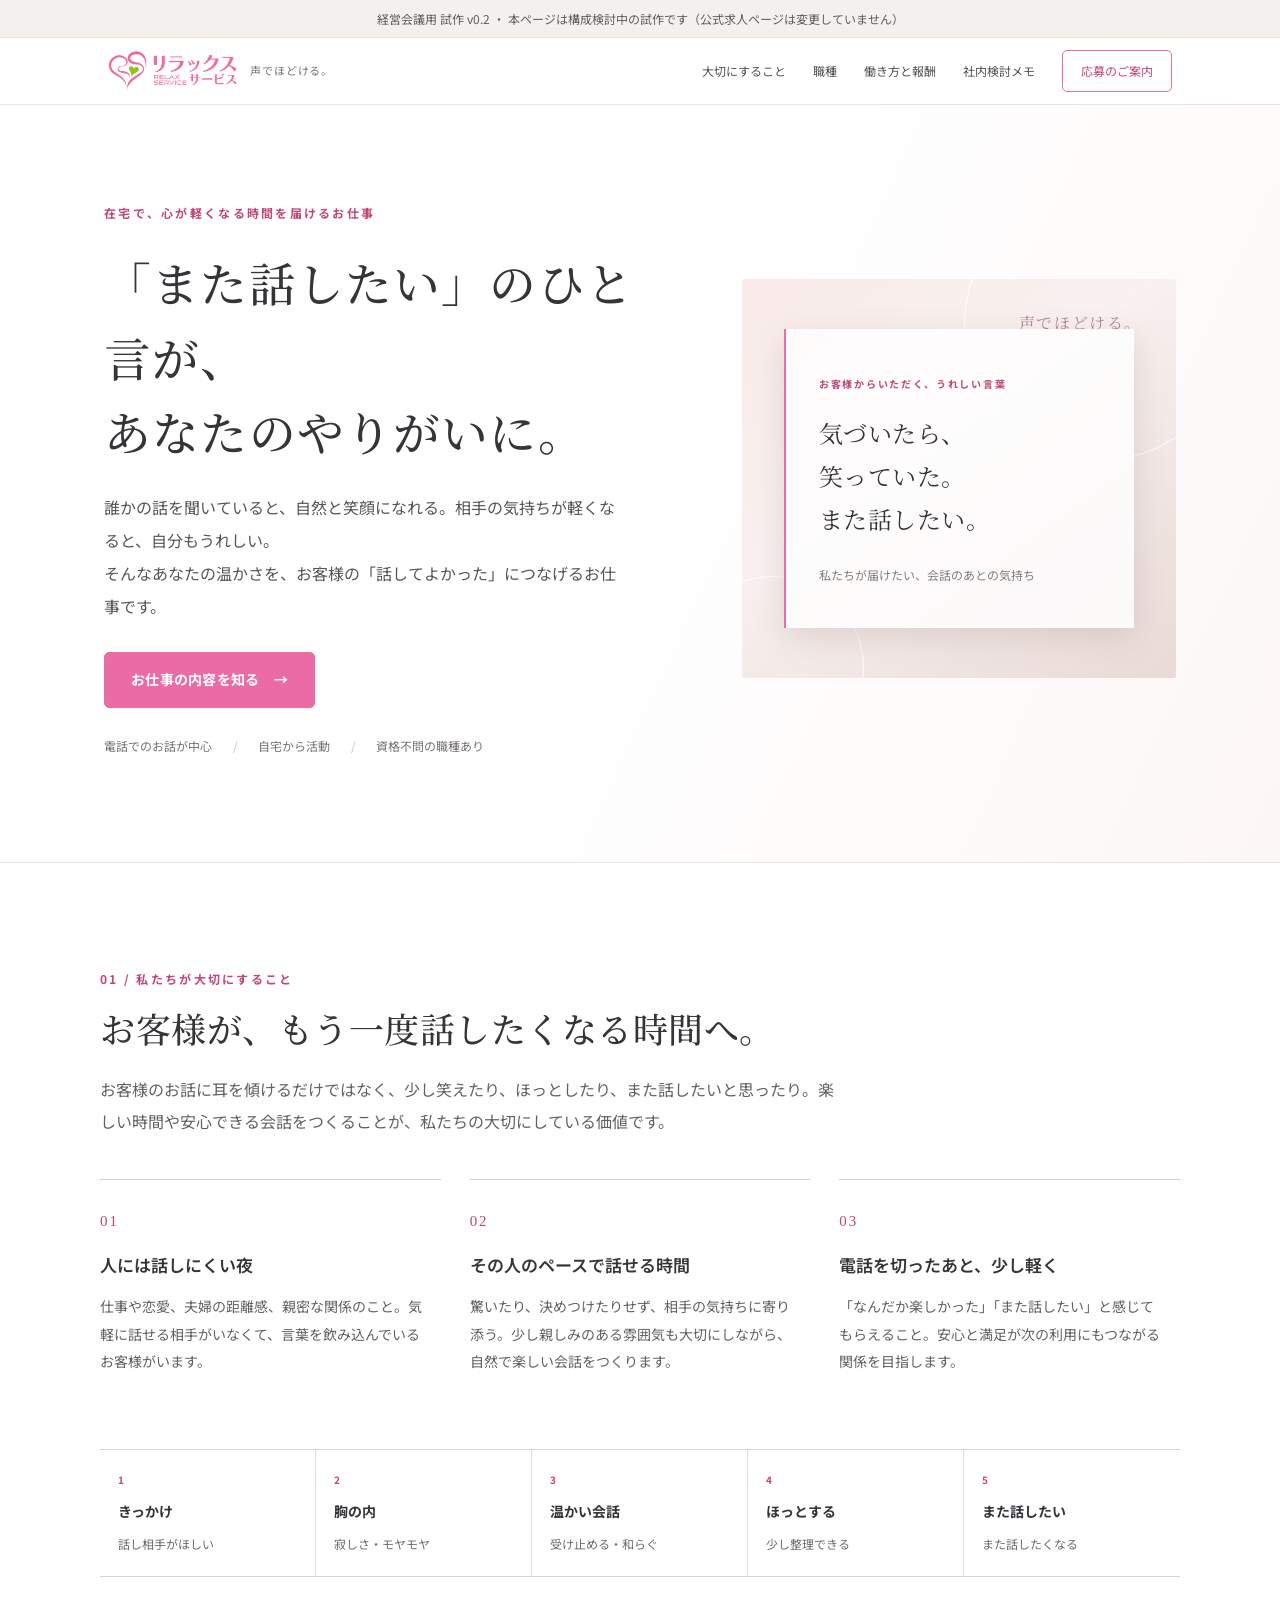
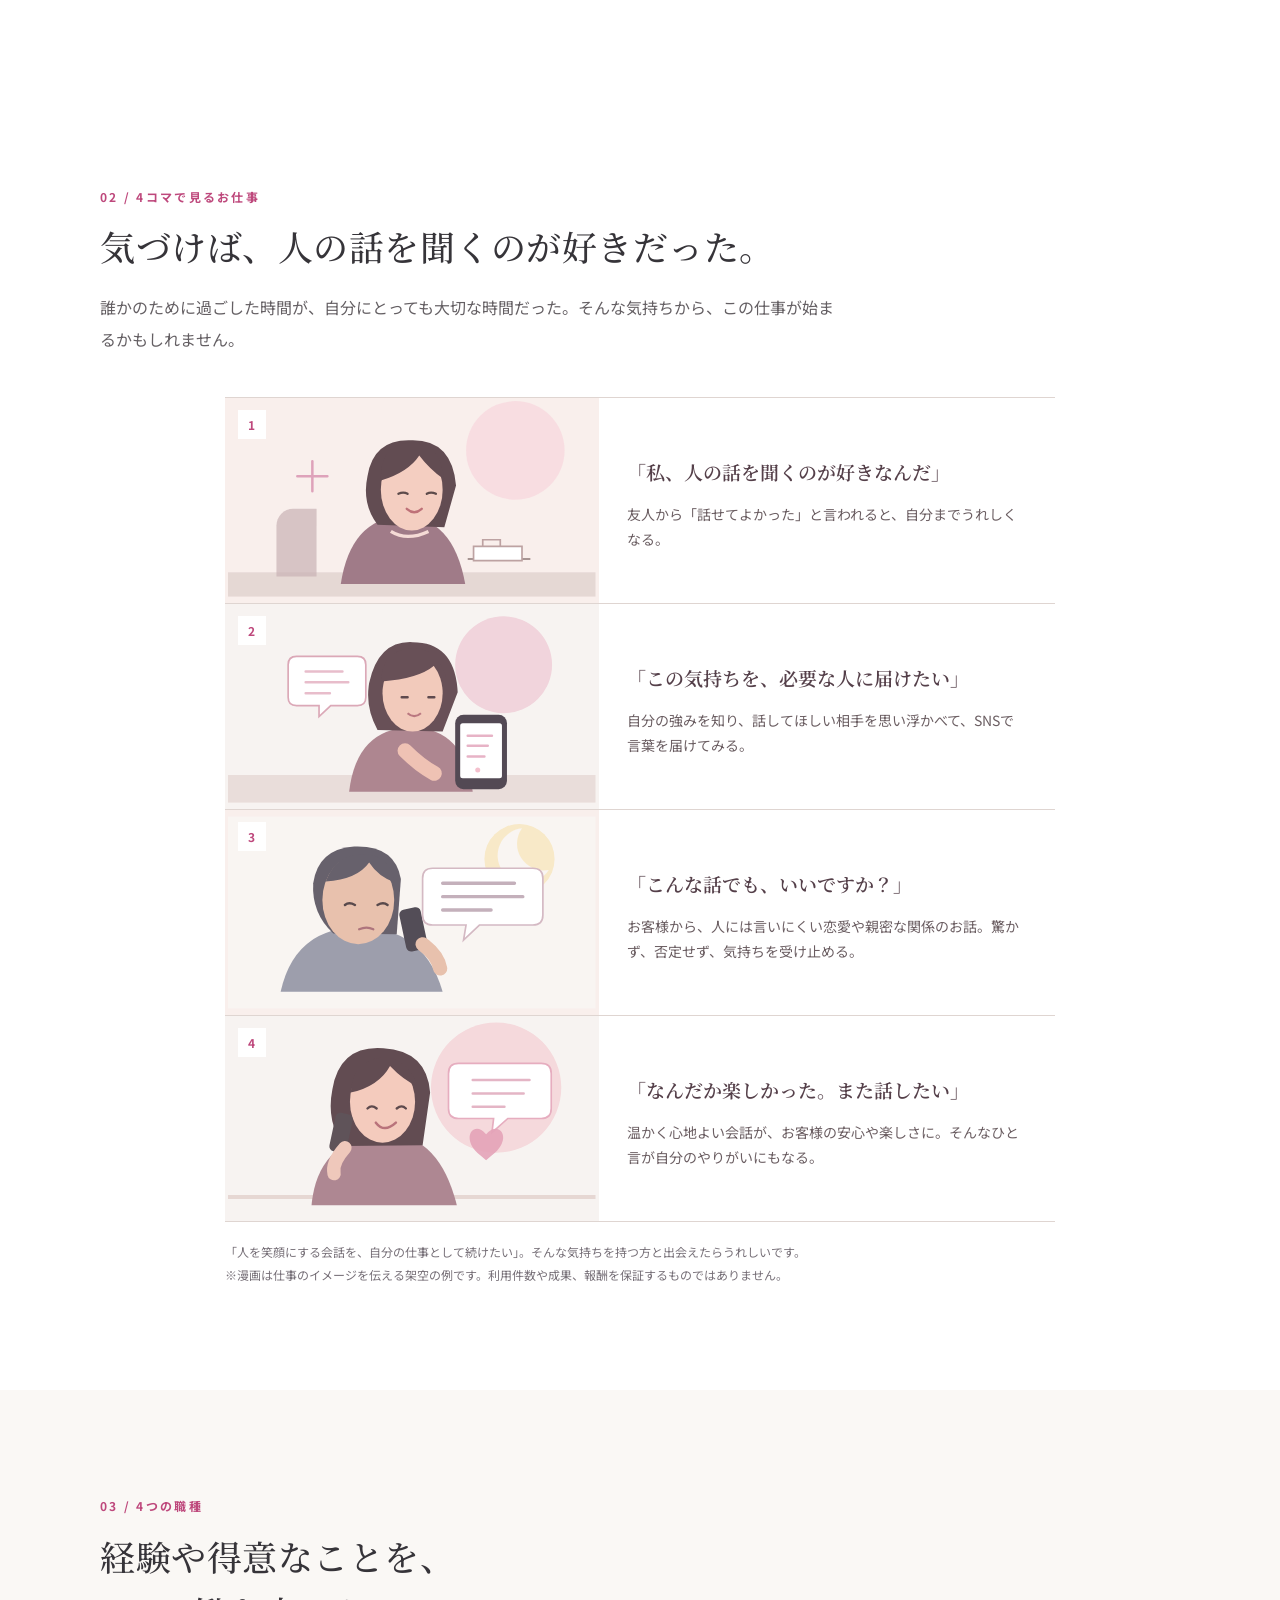
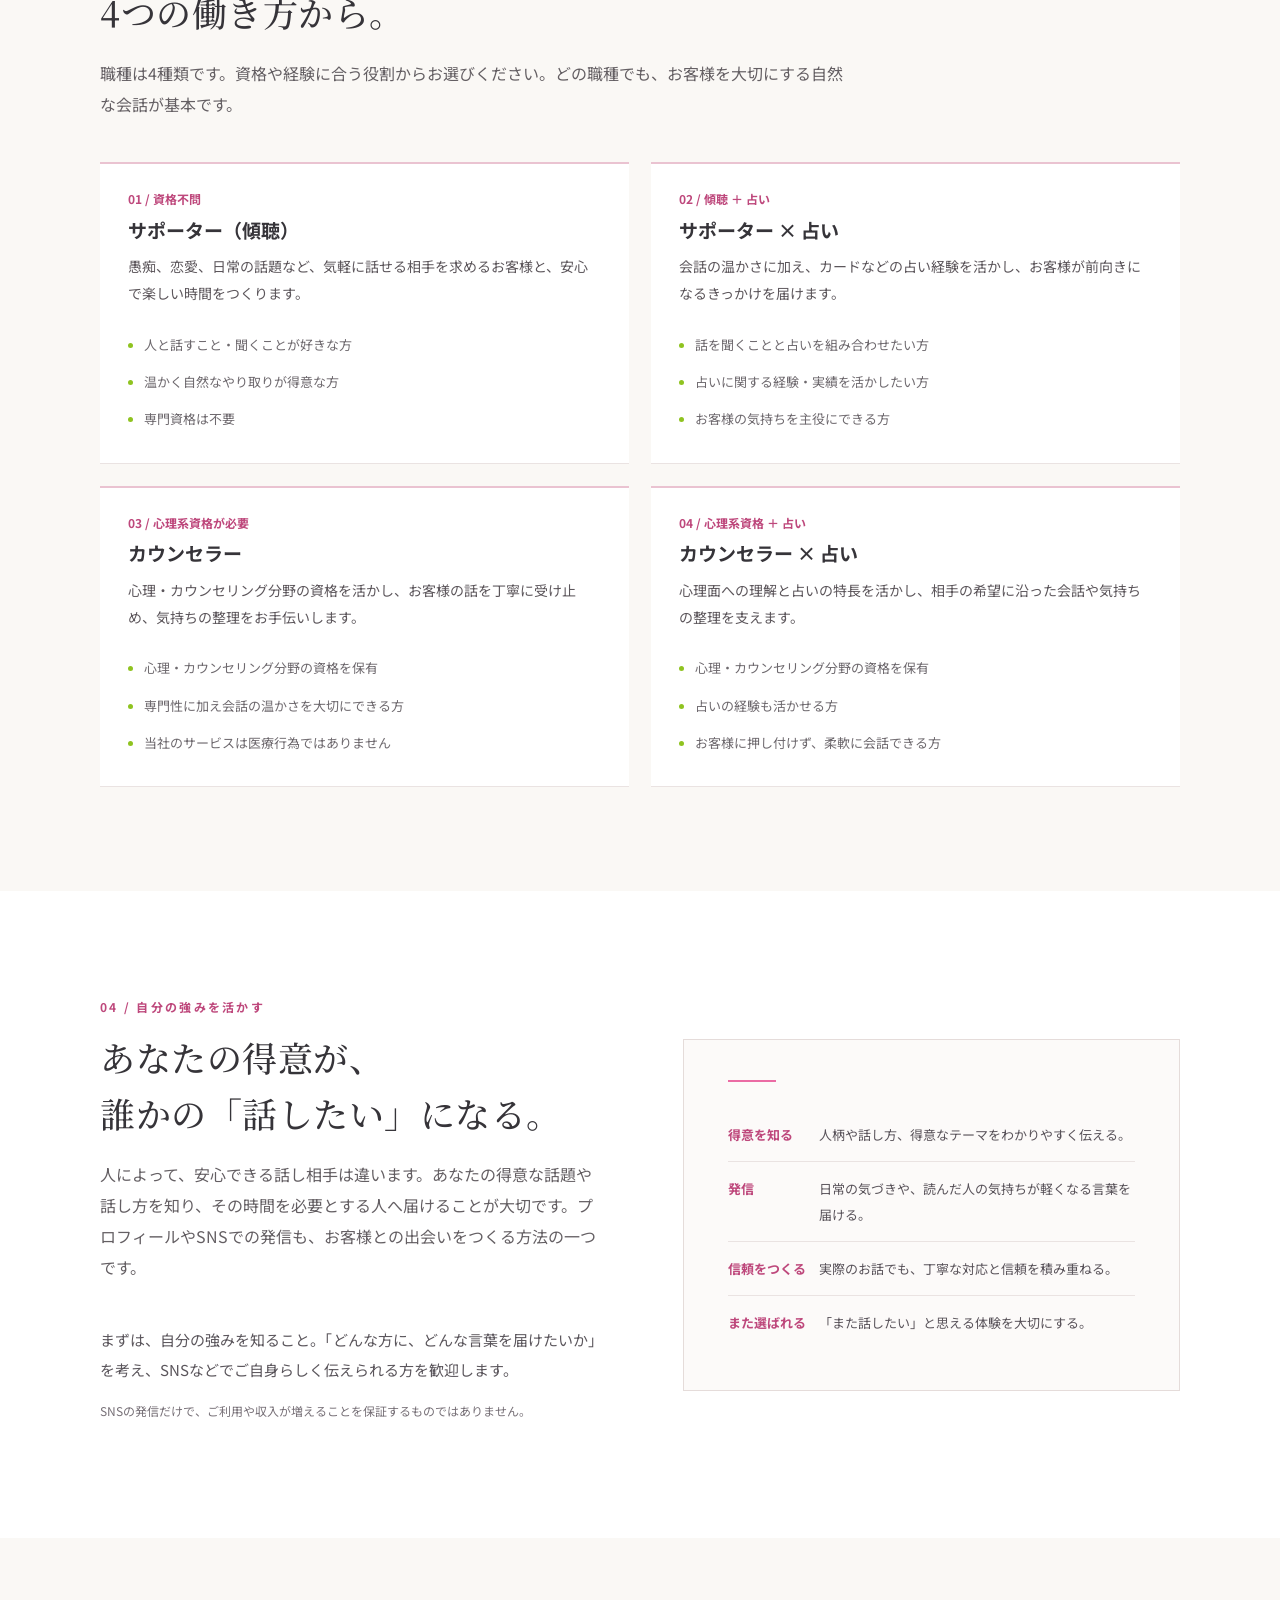
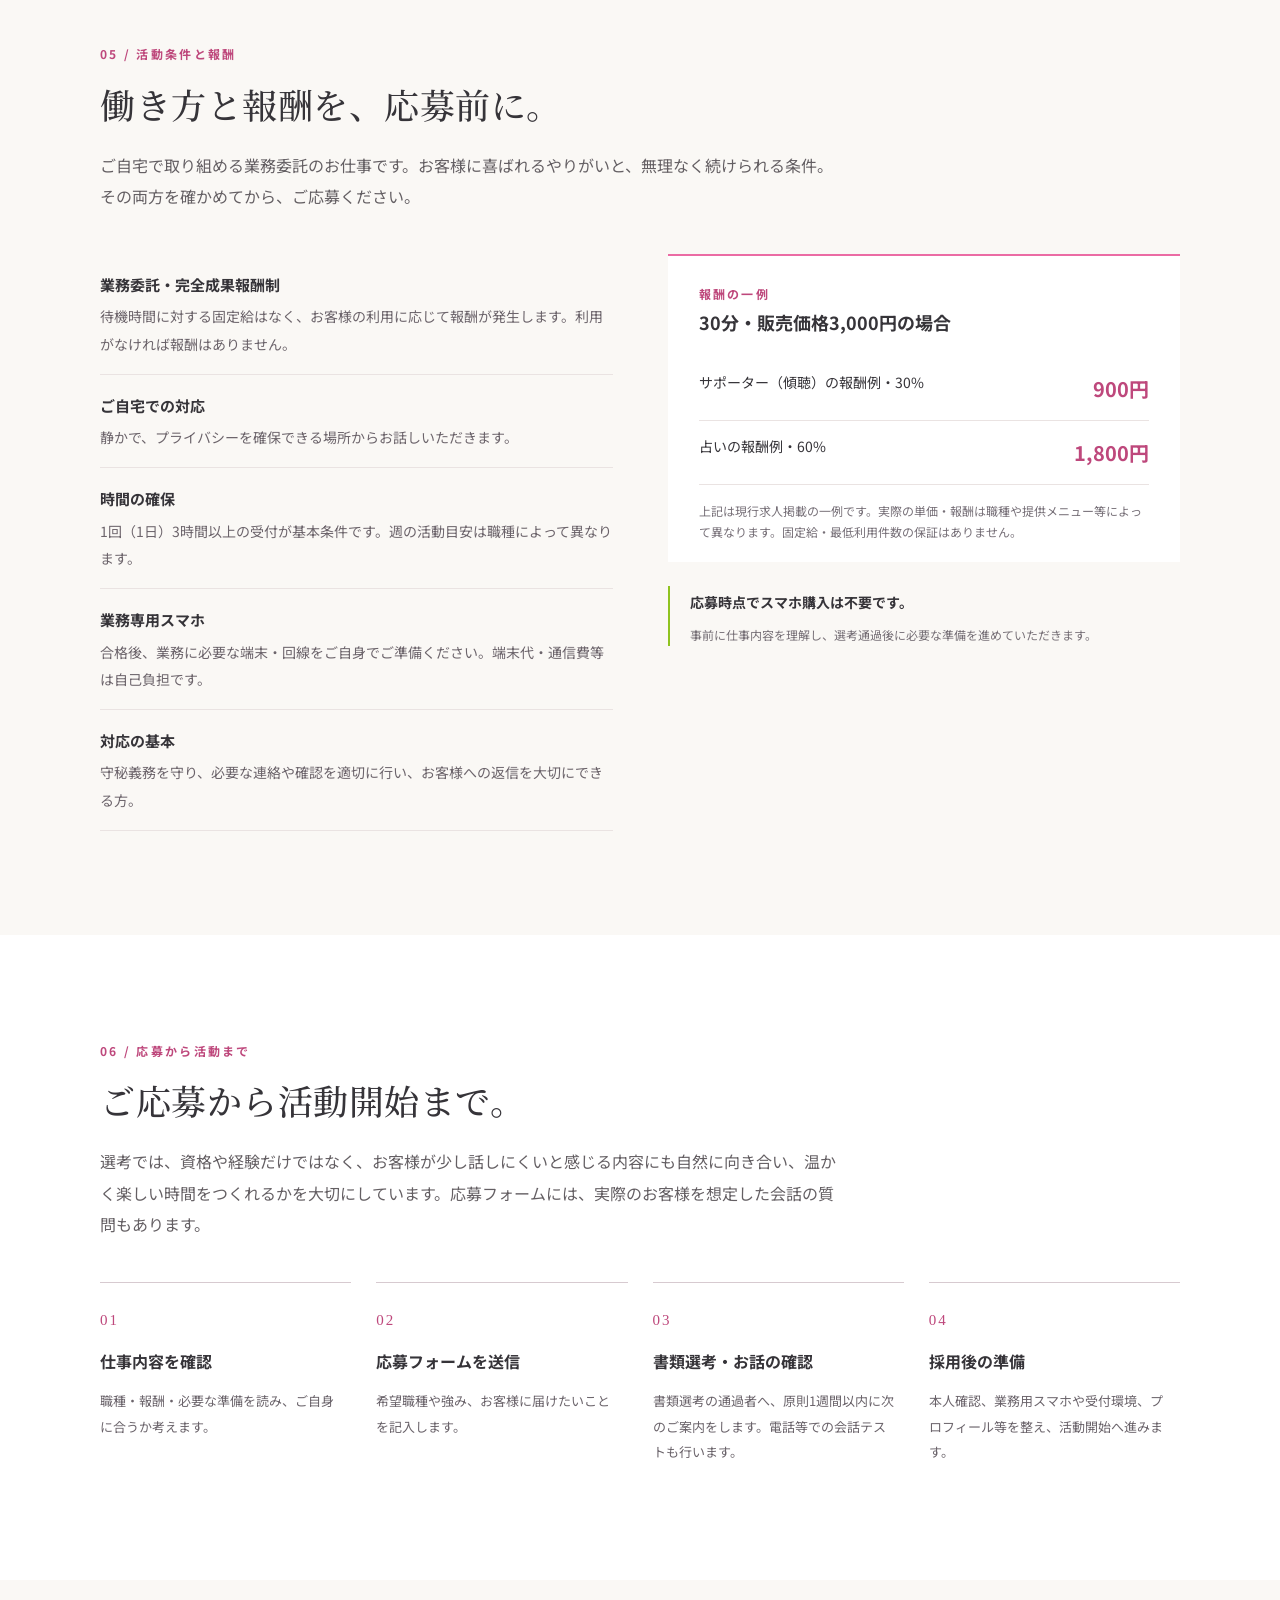
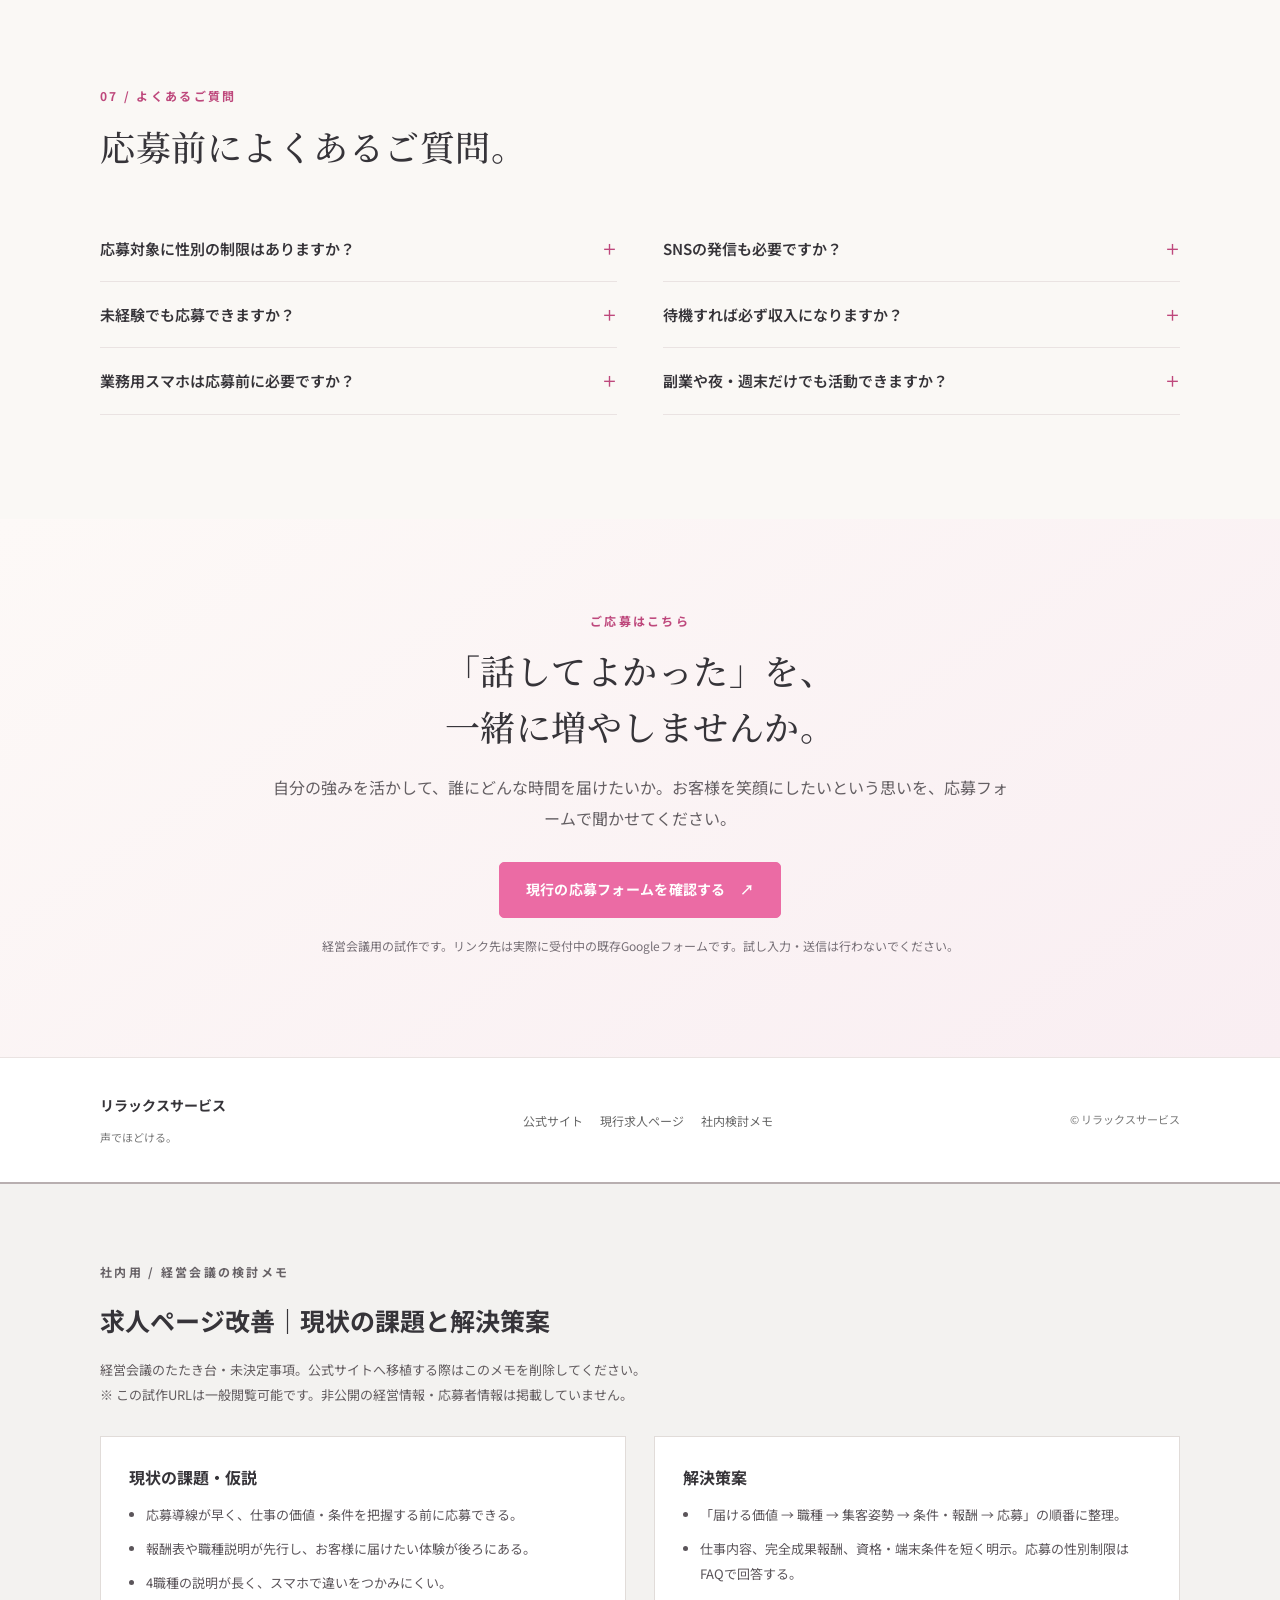
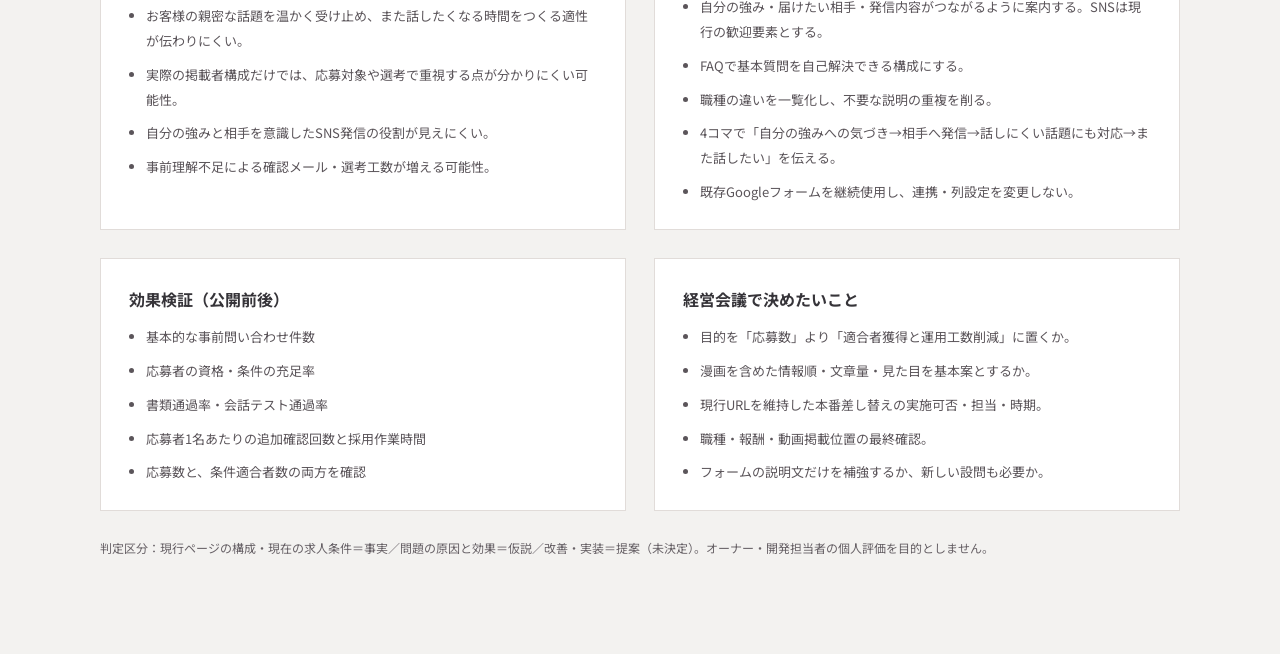
<file: recruitment-review-20261121/index.html>
<!doctype html>
<html lang="ja">
<head>
<meta charset="utf-8">
<meta name="viewport" content="width=device-width,initial-scale=1">
<meta name="robots" content="noindex,nofollow,noarchive">
<meta name="googlebot" content="noindex,nofollow,noarchive">
<meta name="description" content="リラックスサービスの求人ページ改善案。お客様へ届ける価値、仕事内容、応募条件、働き方、報酬をわかりやすくご案内します。">
<title>求人ページ改善案｜リラックスサービス｜経営会議用</title>
<link rel="preconnect" href="https://fonts.googleapis.com">
<link rel="preconnect" href="https://fonts.gstatic.com" crossorigin>
<link href="https://fonts.googleapis.com/css2?family=Noto+Sans+JP:wght@400;500;600;700&family=Noto+Serif+JP:wght@500;600&display=swap" rel="stylesheet">
<style>
:root{--ink:#363439;--sub:#777077;--pink:#eb6ba4;--pink-deep:#be487c;--muted:#fbf7f5;--ivory:#faf8f5;--line:#eae3e2;--green:#8fc320;--max:1080px}
*{box-sizing:border-box}html{scroll-behavior:smooth}body{margin:0;color:var(--ink);background:white;font-family:"Noto Sans JP",sans-serif;font-size:16px;line-height:1.95;font-weight:400;-webkit-font-smoothing:antialiased}
a{color:inherit}button{font:inherit}.wrap{width:min(var(--max),calc(100% - 56px));margin:auto}.serif{font-family:"Noto Serif JP",serif;font-weight:500;line-height:1.6}.eyebrow{font-size:12px;font-weight:700;letter-spacing:.19em;color:var(--pink-deep)}.memo-top{background:#f3f0ed;border-bottom:1px solid #e7e1dc;text-align:center;color:#625d5b;font-size:12px;line-height:1.6;padding:9px 15px}.sitehead{background:#fff;border-bottom:1px solid var(--line);position:sticky;top:0;z-index:10}.headin{max-width:1120px;padding:12px 28px;margin:auto;display:flex;align-items:center;gap:28px;justify-content:space-between}.brand{display:flex;align-items:center;gap:12px;text-decoration:none;min-width:0}.brand img{width:130px;height:auto;max-height:48px;object-fit:contain}.brandword{font-size:11px;color:var(--sub);letter-spacing:.08em;white-space:nowrap}.nav{display:flex;align-items:center;gap:27px}.nav a{font-size:12px;text-decoration:none;color:#544f52;white-space:nowrap}.nav a:hover,.footnav a:hover{color:var(--pink-deep)}.nav .navcta{border:1px solid var(--pink);color:var(--pink-deep);padding:8px 18px;border-radius:5px}
.hero{background:linear-gradient(115deg,#fff 0%,#fff 50%,#fcf7f5 100%);border-bottom:1px solid var(--line)}.heroin{max-width:1180px;margin:auto;min-height:590px;padding:96px 54px 105px;display:grid;grid-template-columns:1.12fr .88fr;align-items:center;gap:8%}.hero h1{font-size:clamp(31px,3.65vw,50px);letter-spacing:.025em;max-width:670px;margin:21px 0 22px}.herotext{max-width:525px;font-size:16px;color:#595359;margin:0 0 30px;line-height:2.05}.hero-support{display:flex;gap:14px 20px;flex-wrap:wrap;margin-top:26px;color:#777176;font-size:12px}.hero-support span:not(:last-child)::after{content:" /";color:#d2b7c3;margin-left:18px}.btn{display:inline-flex;align-items:center;justify-content:center;padding:13px 26px;min-height:50px;border-radius:5px;letter-spacing:.02em;text-align:center;text-decoration:none;font-weight:700;font-size:14px;transition:.15s ease;background:var(--pink);color:#fff;border:1px solid var(--pink)}.btn:hover{background:var(--pink-deep);border-color:var(--pink-deep)}.btn.outline{color:var(--pink-deep);border-color:var(--pink);background:white}.btn.outline:hover{background:#fff5f9}.heroart{position:relative;min-height:375px;border-radius:2px;background:linear-gradient(144deg,#f9ebe9,#f8f1ef 42%,#e9dad7 100%);display:flex;align-items:center;justify-content:center;padding:50px 38px;overflow:hidden}.heroart:before{position:absolute;content:"";display:block;width:270px;height:270px;border:1px solid rgba(255,255,255,.95);border-radius:50%;top:-90px;right:-60px}.heroart:after{position:absolute;content:"";display:block;width:180px;height:180px;border:1px solid rgba(255,255,255,.9);border-radius:50%;bottom:-80px;left:-60px}.heartline{font-family:"Noto Serif JP";font-size:16px;position:absolute;top:28px;right:34px;color:#b58095;letter-spacing:.1em}.heroquote{z-index:1;background:rgba(255,255,255,.83);padding:45px 33px 39px;width:min(100%,350px);border-left:2px solid var(--pink);box-shadow:0 9px 30px #836b6833}.heroquote small{display:block;color:var(--pink-deep);letter-spacing:.17em;font-size:10px;font-weight:700;margin-bottom:17px}.heroquote p{font-family:"Noto Serif JP";font-size:24px;line-height:1.8;letter-spacing:.02em;margin:0 0 18px}.heroquote span{font-size:12px;color:#827d80}
section.standard{padding:104px 0}.section-head{margin-bottom:42px}.section-head h2{font-size:clamp(27px,3vw,35px);margin:10px 0 18px;letter-spacing:.015em}.section-head p{max-width:745px;color:#645f63;margin:0}.wide-line{border-top:1px solid var(--line)}.section-paper{background:var(--ivory)}.story{display:grid;grid-template-columns:1fr 1fr 1fr;gap:29px}.storyitem{padding:24px 18px 24px 0;border-top:1px solid #d8cfca}.num{font-family:Georgia,serif;font-size:15px;color:var(--pink-deep);letter-spacing:.13em}.storyitem h3{font-size:17px;font-weight:600;margin:12px 0}.storyitem p{font-size:14px;color:#645f63;margin:0}.journey{margin-top:50px;border-top:1px solid #ddd2ce;border-bottom:1px solid #ddd2ce;display:grid;grid-template-columns:repeat(5,1fr)}.journeystep{position:relative;padding:20px 18px 22px;border-right:1px solid #e4dad7}.journeystep:last-child{border-right:0}.journeystep small{display:block;color:var(--pink-deep);font-size:10px;font-weight:700;letter-spacing:.12em}.journeystep strong{font-size:14px;display:block;margin:8px 0}.journeystep p{font-size:12px;line-height:1.75;color:#706970;margin:0}.roleintro{max-width:700px}.roles{display:grid;grid-template-columns:repeat(2,1fr);gap:22px}.role{border-top:2px solid #eac3d1;background:#fff;padding:23px 28px 25px;border-bottom:1px solid var(--line)}.role h3{font-size:19px;line-height:1.5;margin:5px 0 9px}.role .role-tag{display:block;font-size:12px;color:var(--pink-deep);font-weight:700}.role p{font-size:14px;color:#5c565b;margin:0 0 18px}.role ul{list-style:none;padding:0;margin:0}.role li{font-size:13px;color:#6e696e;padding:6px 0 6px 16px;position:relative}.role li:before{content:"";position:absolute;left:0;top:17px;width:5px;height:5px;background:var(--green);border-radius:50%}
.feature{display:grid;grid-template-columns:1fr 1fr;gap:8%;align-items:center}.feature-panel{padding:40px 44px;border:1px solid #e5dcda;min-height:310px;display:flex;flex-direction:column;justify-content:center;background:#fcfaf9}.feature-panel .point{display:grid;grid-template-columns:80px 1fr;gap:11px;align-items:start;padding:14px 0;border-bottom:1px solid var(--line)}.feature-panel .point:last-child{border:0}.feature-panel strong{font-size:13px;color:var(--pink-deep)}.feature-panel p{font-size:13px;color:#59535a;margin:0}.fine{color:var(--sub);font-size:12px}.explain{font-size:15px;color:#5b565c}
.conditions{display:grid;grid-template-columns:1fr 1fr;gap:55px}.conditionlist{margin:0;padding:0;list-style:none}.conditionlist li{padding:16px 0;border-bottom:1px solid var(--line);font-size:14px}.conditionlist li strong{display:block;font-size:15px;margin-bottom:4px}.conditionlist li span{display:block;color:#6c646b}.money-example{border-top:2px solid var(--pink);background:white;padding:26px 31px 19px}.money-example h3{font-size:18px;margin:0 0 16px}.money-example dl{display:grid;grid-template-columns:1fr auto;margin:0}.money-example dt,.money-example dd{border-bottom:1px solid var(--line);padding:12px 0;font-size:14px;margin:0}.money-example dd{text-align:right;font-weight:700;font-variant-numeric:tabular-nums}.money-example .large{color:var(--pink-deep);font-size:20px}.money-example p{font-size:12px;color:#777078;line-height:1.8;margin:15px 0 0}.steps{display:grid;grid-template-columns:repeat(4,1fr);gap:25px}.step{border-top:1px solid #d7cad0;padding:20px 6px 12px 0}.step strong{display:block;font-size:16px;margin:11px 0}.step p{color:#6b646b;font-size:13px;margin:0}.qa{display:grid;grid-template-columns:1fr 1fr;gap:0 46px}.qa details{border-bottom:1px solid var(--line);padding:18px 0}.qa summary{cursor:pointer;list-style:none;font-size:15px;font-weight:600;padding-right:20px;position:relative}.qa summary::-webkit-details-marker{display:none}.qa summary:after{content:"＋";position:absolute;right:0;top:0;color:var(--pink-deep)}.qa details[open] summary:after{content:"－"}.qa details p{font-size:13px;color:#6c666a;margin:13px 0 0}.apply{padding:90px 0 100px;text-align:center;background:linear-gradient(145deg,#fdf9f7,#f9eef2)}.apply .section-head{margin-bottom:28px}.apply .section-head p{margin:auto}.apply .fine{display:block;max-width:700px;margin:16px auto 0}.foot{border-top:1px solid var(--line);background:white;padding:31px 0}.footin{display:flex;justify-content:space-between;gap:20px;align-items:center}.footnav{display:flex;gap:17px;flex-wrap:wrap}.footnav a{font-size:12px;text-decoration:none;color:#666}.foot small{font-size:11px;color:#777}
.internal{background:#f3f2f0;border-top:2px solid #b8afb0;padding:76px 0 95px}.internal .eyebrow{color:#676266}.internal h2{margin:12px 0 12px;font-size:25px}.internal-lead{font-size:13px;color:#635d60;margin:0 0 29px}.memo-grid{display:grid;grid-template-columns:1fr 1fr;gap:28px}.memocol{background:#fff;border:1px solid #e1dcd9;padding:25px 28px}.memocol h3{font-size:16px;margin:0 0 10px}.memocol ul{margin:0;padding-left:17px;color:#5b555a;font-size:13px;line-height:1.9}.memocol li+li{margin-top:9px}.memofooter{font-size:12px;color:#676166;margin:25px 0 0}.mini-rule{width:48px;border-top:2px solid var(--pink);margin:0 0 26px}

/* 求人LP向け4コマ：端正な誌面風、横スワイプなし */ .comic-foot{line-height:1.95} 
.comic-section{background:#fff}.comic-page{max-width:830px;margin:0 auto;border-top:1px solid #dfd5d1}.comic-panel{display:grid;grid-template-columns:45% 55%;gap:0;align-items:stretch;border-bottom:1px solid #dfd5d1;min-height:206px}.comic-art{position:relative;background:#f9efec;overflow:hidden;padding:3px}.comic-panel:nth-child(even) .comic-art{background:#f7f3f1}.comic-art svg{height:100%;width:100%;display:block}.panel-no{position:absolute;z-index:1;left:13px;top:12px;background:#fff;display:block;padding:3px 10px;color:#be487c;font-size:12px;font-weight:700;letter-spacing:.08em}.comic-words{padding:36px 28px 26px;display:flex;flex-direction:column;justify-content:center}.comic-words h3{font-size:19px;margin:0 0 14px;color:#55404a;font-weight:600}.comic-words p{margin:0;color:#6b5e62;font-size:14px;line-height:1.85}.comic-foot{margin:18px auto 0;max-width:830px;font-size:12px;color:#777078}@media(max-width:680px){.comic-panel{grid-template-columns:1fr;min-height:0}.comic-art{height:188px}.comic-words{padding:19px 12px 25px}.comic-words h3{font-size:17px;margin-bottom:7px}.comic-words p{font-size:13px}}
@media(max-width:900px){.nav{gap:14px}.nav a:not(.navcta){display:none}.heroin{gap:35px;padding:68px 32px;min-height:0}.heroart{min-height:300px;padding:30px}.heroquote{padding:30px 24px}.heroquote p{font-size:21px}.journey{grid-template-columns:repeat(2,1fr)}.journeystep:nth-child(even){border-right:0}.journeystep:last-child{grid-column:1/-1;border-top:1px solid #e4dad7}.steps{grid-template-columns:repeat(2,1fr)}}
@media(max-width:680px){body{font-size:15px}.wrap{width:calc(100% - 38px)}.sitehead .headin{padding:9px 18px}.brand img{width:113px;max-height:42px}.brandword{display:none}.nav .navcta{font-size:11px;padding:8px 12px}.heroin{padding:55px 20px 52px;grid-template-columns:1fr;gap:32px}.hero h1{font-size:30px;line-height:1.6;margin:13px 0 18px}.herotext{font-size:14px}.hero-support{font-size:11px;gap:5px 10px}.hero-support span:not(:last-child)::after{margin-left:8px}.heroart{min-height:225px;padding:35px 25px}.heroquote{max-width:300px;padding:20px 24px}.heroquote p{font-size:19px}.heroquote span{font-size:10px}.heartline{top:14px;right:16px;font-size:12px}section.standard{padding:66px 0}.section-head{margin-bottom:29px}.section-head h2{font-size:25px}.section-head p{font-size:13px}.story,.roles,.feature,.conditions,.qa,.memo-grid{grid-template-columns:1fr}.story{gap:16px}.storyitem{padding:15px 0}.journey{margin-top:30px}.journeystep{padding:13px 9px}.journeystep strong{font-size:12px}.journeystep p{font-size:11px}.role{padding:20px}.feature{gap:25px}.feature-panel{min-height:0;padding:20px}.conditions{gap:30px}.money-example{padding:20px}.steps{gap:18px}.step{padding:15px 0}.apply{padding:63px 20px 72px}.footin{display:block}.footnav{margin:15px 0}.internal{padding:53px 0}.internal h2{font-size:22px}.memocol{padding:20px}}
@media(prefers-reduced-motion:reduce){html{scroll-behavior:auto}.btn{transition:none}}
</style>
</head>
<body>
<div class="memo-top">経営会議用 試作 v0.2 ・ 本ページは構成検討中の試作です（公式求人ページは変更していません）</div>
<header class="sitehead"><div class="headin">
<a class="brand" href="#top" aria-label="リラックスサービス 求人ページ案"><img src="../assets/images/logo.png" alt="リラックスサービス ロゴ"><span class="brandword">声でほどける。</span></a>
<nav class="nav" aria-label="ページ内案内"><a href="#value">大切にすること</a><a href="#roles">職種</a><a href="#work">働き方と報酬</a><a href="#memo">社内検討メモ</a><a class="navcta" href="#apply">応募のご案内</a></nav>
</div></header>
<main id="top">
<section class="hero"><div class="heroin">
<div><div class="eyebrow">在宅で、心が軽くなる時間を届けるお仕事</div>
<h1 class="serif">「また話したい」のひと言が、<br>あなたのやりがいに。</h1>
<p class="herotext">誰かの話を聞いていると、自然と笑顔になれる。相手の気持ちが軽くなると、自分もうれしい。<br>そんなあなたの温かさを、お客様の「話してよかった」につなげるお仕事です。</p>
<a href="#value" class="btn">お仕事の内容を知る　→</a>
<div class="hero-support"><span>電話でのお話が中心</span><span>自宅から活動</span><span>資格不問の職種あり</span></div>
</div>
<div class="heroart" aria-label="会話が生む心の変化を表現したイメージ">
<div class="heartline">声でほどける。</div><div class="heroquote">
<small>お客様からいただく、うれしい言葉</small><p>気づいたら、<br>笑っていた。<br>また話したい。</p><span>私たちが届けたい、会話のあとの気持ち</span>
</div></div>
</div></section>
<section class="standard" id="value"><div class="wrap">
<div class="section-head"><div class="eyebrow">01 / 私たちが大切にすること</div><h2 class="serif">お客様が、もう一度話したくなる時間へ。</h2><p>お客様のお話に耳を傾けるだけではなく、少し笑えたり、ほっとしたり、また話したいと思ったり。楽しい時間や安心できる会話をつくることが、私たちの大切にしている価値です。</p></div>
<div class="story">
<div class="storyitem"><span class="num">01</span><h3>人には話しにくい夜</h3><p>仕事や恋愛、夫婦の距離感、親密な関係のこと。気軽に話せる相手がいなくて、言葉を飲み込んでいるお客様がいます。</p></div>
<div class="storyitem"><span class="num">02</span><h3>その人のペースで話せる時間</h3><p>驚いたり、決めつけたりせず、相手の気持ちに寄り添う。少し親しみのある雰囲気も大切にしながら、自然で楽しい会話をつくります。</p></div>
<div class="storyitem"><span class="num">03</span><h3>電話を切ったあと、少し軽く</h3><p>「なんだか楽しかった」「また話したい」と感じてもらえること。安心と満足が次の利用にもつながる関係を目指します。</p></div>
</div>
<div class="journey" aria-label="お客様の気持ちと体験の流れ">
<div class="journeystep"><small>1</small><strong>きっかけ</strong><p>話し相手がほしい</p></div>
<div class="journeystep"><small>2</small><strong>胸の内</strong><p>寂しさ・モヤモヤ</p></div>
<div class="journeystep"><small>3</small><strong>温かい会話</strong><p>受け止める・和らぐ</p></div>
<div class="journeystep"><small>4</small><strong>ほっとする</strong><p>少し整理できる</p></div>
<div class="journeystep"><small>5</small><strong>また話したい</strong><p>また話したくなる</p></div>
</div>
</div></section>

<section class="standard comic-section" id="comic"><div class="wrap">
<div class="section-head"><div class="eyebrow">02 / 4コマで見るお仕事</div><h2 class="serif">気づけば、人の話を聞くのが好きだった。</h2><p>誰かのために過ごした時間が、自分にとっても大切な時間だった。そんな気持ちから、この仕事が始まるかもしれません。</p></div>
<div class="comic-page">
<article class="comic-panel"><div class="comic-art"><span class="panel-no">1</span><svg viewBox="0 0 440 230" xmlns="http://www.w3.org/2000/svg" aria-hidden="true"><circle cx="344" cy="55" r="59" fill="#f8d5dd" opacity=".67"/><rect x="0" y="201" width="440" height="29" fill="#e5d8d4"/><path d="M58 206v-61a20 20 0 0 1 20-20h28v81" fill="#c9b3b5" opacity=".7"/><path d="M135 215q12-77 71-81 63-2 78 81" fill="#a07b88"/><path d="M179 144q-19-25-12-58 7-44 51-43 50-2 55 54l-14 50" fill="#624c52"/><ellipse cx="220" cy="102" rx="37" ry="49" fill="#f4cec1"/><path d="M183 91q-1-43 33-45 37-4 43 44-18-13-30-29-13 20-46 30" fill="#624c52"/><path d="M204 107q6-3 11 0m23 0q5-3 11 0" stroke="#5d4b4b" stroke-width="2.7" fill="none" stroke-linecap="round"/><path d="M214 125q9 8 18 0" stroke="#be7178" stroke-width="2.8" fill="none" stroke-linecap="round"/><path d="M195 152q19 12 45 0" fill="none" stroke="#f5dbd6" stroke-width="4"/><path d="M287 185h75" stroke="#8d7776" stroke-width="2"/><path d="M294 170h58v17h-58z" rx="3" fill="#fff" stroke="#bda2a2" stroke-width="2"/><path d="M305 170v-8h21v8" fill="none" stroke="#bda2a2" stroke-width="2"/><path d="M83 86h36m-18-18v36" stroke="#dea2ba" stroke-width="3" stroke-linecap="round"/></svg></div><div class="comic-words"><h3 class="serif">「私、人の話を聞くのが好きなんだ」</h3><p>友人から「話せてよかった」と言われると、自分までうれしくなる。</p></div></article>
<article class="comic-panel"><div class="comic-art"><span class="panel-no">2</span><svg viewBox="0 0 440 230" xmlns="http://www.w3.org/2000/svg" aria-hidden="true"><rect x="0" y="197" width="440" height="33" fill="#e9ddda"/><circle cx="330" cy="65" r="58" fill="#f1d4dc"/><path d="M145 217q9-76 74-77 64 0 74 77" fill="#ae8690"/><path d="M179 143q-15-27-10-56 11-51 52-49 51 0 54 60l-18 47" fill="#685057"/><ellipse cx="221" cy="99" rx="36" ry="46" fill="#f2cabb"/><path d="M184 85q-1-37 36-40 29-1 41 34l-14-13q-19 16-63 19" fill="#685057"/><path d="M208 104l7 0m25 0l7 0" stroke="#5f4a4e" stroke-width="3" stroke-linecap="round"/><path d="M215 123q8 7 16 0" stroke="#ba7880" stroke-width="2.5" fill="none"/><path d="M212 168q18 18 35 27" stroke="#efc2b4" stroke-width="18" stroke-linecap="round"/><rect x="272" y="125" width="62" height="89" rx="10" fill="#534954"/><rect x="278" y="135" width="50" height="66" rx="3" fill="#fff"/><path d="M287 150h29m-29 12h24m-24 13h20" stroke="#e7b3c6" stroke-width="3" stroke-linecap="round"/><circle cx="299" cy="191" r="3" fill="#f4c0cd"/><path d="M82 55h73q10 0 10 10v39q0 10-10 10h-32l-14 13v-13H82q-10 0-10-10V65q0-10 10-10Z" fill="#fff" stroke="#dba8b7" stroke-width="2"/><path d="M93 73h44m-44 13h51m-51 13h29" stroke="#e8bdcb" stroke-width="3" stroke-linecap="round"/></svg></div><div class="comic-words"><h3 class="serif">「この気持ちを、必要な人に届けたい」</h3><p>自分の強みを知り、話してほしい相手を思い浮かべて、SNSで言葉を届けてみる。</p></div></article>
<article class="comic-panel"><div class="comic-art"><span class="panel-no">3</span><svg viewBox="0 0 440 230" xmlns="http://www.w3.org/2000/svg" aria-hidden="true"><rect width="440" height="230" fill="#f9f5f2"/><circle cx="349" cy="51" r="42" fill="#f8e9c8"/><path d="M352 14a33 33 0 1 0 32 50 32 32 0 0 1-32-50" fill="#f9f5f2"/><path d="M63 210q17-77 94-77 78 0 100 77" fill="#9d9eac"/><path d="M126 140q-26-24-24-60 6-41 49-44 49-2 56 39l-5 66" fill="#67616c"/><ellipse cx="156" cy="100" rx="43" ry="53" fill="#e8c1ad"/><path d="M117 78q14-37 52-32 25 3 31 33-20-7-31-24-14 20-52 23" fill="#67616c"/><path d="M140 106q5-4 12 0m27 0q7-4 12 0" fill="none" stroke="#594a4c" stroke-width="3" stroke-linecap="round"/><path d="M157 135q9-4 17 0" fill="none" stroke="#ae757d" stroke-width="2.7" stroke-linecap="round"/><rect x="204" y="113" width="26" height="51" rx="6" fill="#534d57" transform="rotate(-12 204 113)"/><path d="M233 153q18 13 21 29" fill="none" stroke="#e8c1ad" stroke-width="17" stroke-linecap="round"/><path d="M245 62h120q12 0 12 12v44q0 12-12 12h-64l-19 18 3-18h-40q-12 0-12-12V74q0-12 12-12Z" fill="white" stroke="#d4b9c3" stroke-width="2"/><path d="M257 80h86m-86 16h96m-96 16h58" stroke="#c4b0bb" stroke-width="4" stroke-linecap="round"/></svg></div><div class="comic-words"><h3 class="serif">「こんな話でも、いいですか？」</h3><p>お客様から、人には言いにくい恋愛や親密な関係のお話。驚かず、否定せず、気持ちを受け止める。</p></div></article>
<article class="comic-panel"><div class="comic-art"><span class="panel-no">4</span><svg viewBox="0 0 440 230" xmlns="http://www.w3.org/2000/svg" aria-hidden="true"><circle cx="321" cy="78" r="78" fill="#f5d9dc"/><path d="M0 209h440" stroke="#e6d7d3" stroke-width="5"/><path d="M100 219q7-77 83-86 69-3 91 86" fill="#ae8792"/><path d="M140 148q-23-27-15-68 9-53 61-49 52 3 56 53l-9 63" fill="#624c52"/><ellipse cx="185" cy="95" rx="39" ry="49" fill="#f4cbbd"/><path d="M147 84q2-39 38-42 28-2 43 35-18-8-34-25-13 24-47 32" fill="#624c52"/><path d="M167 103q5-5 11 0m24 0q6-5 11 0" stroke="#5e4a4d" stroke-width="2.8" fill="none" stroke-linecap="round"/><path d="M177 120q10 13 24 0" fill="none" stroke="#b9737b" stroke-width="3" stroke-linecap="round"/><rect x="130" y="107" width="21" height="47" rx="6" fill="#5f5359" transform="rotate(12 130 107)"/><path d="M140 150q-16 18-13 31" fill="none" stroke="#efc8bb" stroke-width="16" stroke-linecap="round"/><path d="M276 49h99q12 0 12 12v42q0 12-12 12h-40l-19 17 2-17h-42q-12 0-12-12V61q0-12 12-12Z" fill="#fff" stroke="#e6adbf" stroke-width="2"/><path d="M293 69h68m-68 16h61m-61 16h38" stroke="#e4b5c5" stroke-width="3" stroke-linecap="round"/><path d="M302 159c-25-19-8-44 7-25 16-19 33 6 7 25l-7 6-7-6" fill="#e5a3b8" opacity=".9"/></svg></div><div class="comic-words"><h3 class="serif">「なんだか楽しかった。また話したい」</h3><p>温かく心地よい会話が、お客様の安心や楽しさに。そんなひと言が自分のやりがいにもなる。</p></div></article>
</div><p class="comic-foot">「人を笑顔にする会話を、自分の仕事として続けたい」。そんな気持ちを持つ方と出会えたらうれしいです。<br>※漫画は仕事のイメージを伝える架空の例です。利用件数や成果、報酬を保証するものではありません。</p>
</div></section>
<section class="standard section-paper" id="roles"><div class="wrap">
<div class="section-head"><div class="eyebrow">03 / 4つの職種</div><h2 class="serif">経験や得意なことを、<br>4つの働き方から。</h2><p>職種は4種類です。資格や経験に合う役割からお選びください。どの職種でも、お客様を大切にする自然な会話が基本です。</p></div>
<div class="roles">
<article class="role"><span class="role-tag">01 / 資格不問</span><h3>サポーター（傾聴）</h3><p>愚痴、恋愛、日常の話題など、気軽に話せる相手を求めるお客様と、安心で楽しい時間をつくります。</p><ul><li>人と話すこと・聞くことが好きな方</li><li>温かく自然なやり取りが得意な方</li><li>専門資格は不要</li></ul></article>
<article class="role"><span class="role-tag">02 / 傾聴 ＋ 占い</span><h3>サポーター × 占い</h3><p>会話の温かさに加え、カードなどの占い経験を活かし、お客様が前向きになるきっかけを届けます。</p><ul><li>話を聞くことと占いを組み合わせたい方</li><li>占いに関する経験・実績を活かしたい方</li><li>お客様の気持ちを主役にできる方</li></ul></article>
<article class="role"><span class="role-tag">03 / 心理系資格が必要</span><h3>カウンセラー</h3><p>心理・カウンセリング分野の資格を活かし、お客様の話を丁寧に受け止め、気持ちの整理をお手伝いします。</p><ul><li>心理・カウンセリング分野の資格を保有</li><li>専門性に加え会話の温かさを大切にできる方</li><li>当社のサービスは医療行為ではありません</li></ul></article>
<article class="role"><span class="role-tag">04 / 心理系資格 ＋ 占い</span><h3>カウンセラー × 占い</h3><p>心理面への理解と占いの特長を活かし、相手の希望に沿った会話や気持ちの整理を支えます。</p><ul><li>心理・カウンセリング分野の資格を保有</li><li>占いの経験も活かせる方</li><li>お客様に押し付けず、柔軟に会話できる方</li></ul></article>
</div></div></section>
<section class="standard" id="sns"><div class="wrap feature">
<div><div class="section-head"><div class="eyebrow">04 / 自分の強みを活かす</div><h2 class="serif">あなたの得意が、<br>誰かの「話したい」になる。</h2><p>人によって、安心できる話し相手は違います。あなたの得意な話題や話し方を知り、その時間を必要とする人へ届けることが大切です。プロフィールやSNSでの発信も、お客様との出会いをつくる方法の一つです。</p></div>
<p class="explain">まずは、自分の強みを知ること。「どんな方に、どんな言葉を届けたいか」を考え、SNSなどでご自身らしく伝えられる方を歓迎します。</p>
<p class="fine">SNSの発信だけで、ご利用や収入が増えることを保証するものではありません。</p>
</div>
<div class="feature-panel"><div class="mini-rule"></div>
<div class="point"><strong>得意を知る</strong><p>人柄や話し方、得意なテーマをわかりやすく伝える。</p></div>
<div class="point"><strong>発信</strong><p>日常の気づきや、読んだ人の気持ちが軽くなる言葉を届ける。</p></div>
<div class="point"><strong>信頼をつくる</strong><p>実際のお話でも、丁寧な対応と信頼を積み重ねる。</p></div>
<div class="point"><strong>また選ばれる</strong><p>「また話したい」と思える体験を大切にする。</p></div>
</div>
</div></section>
<section class="standard section-paper" id="work"><div class="wrap">
<div class="section-head"><div class="eyebrow">05 / 活動条件と報酬</div><h2 class="serif">働き方と報酬を、応募前に。</h2><p>ご自宅で取り組める業務委託のお仕事です。お客様に喜ばれるやりがいと、無理なく続けられる条件。その両方を確かめてから、ご応募ください。</p></div>
<div class="conditions">
<div><ul class="conditionlist">
<li><strong>業務委託・完全成果報酬制</strong><span>待機時間に対する固定給はなく、お客様の利用に応じて報酬が発生します。利用がなければ報酬はありません。</span></li>
<li><strong>ご自宅での対応</strong><span>静かで、プライバシーを確保できる場所からお話しいただきます。</span></li>
<li><strong>時間の確保</strong><span>1回（1日）3時間以上の受付が基本条件です。週の活動目安は職種によって異なります。</span></li>
<li><strong>業務専用スマホ</strong><span>合格後、業務に必要な端末・回線をご自身でご準備ください。端末代・通信費等は自己負担です。</span></li>
<li><strong>対応の基本</strong><span>守秘義務を守り、必要な連絡や確認を適切に行い、お客様への返信を大切にできる方。</span></li>
</ul></div>
<div><div class="money-example"><div class="eyebrow">報酬の一例</div><h3>30分・販売価格3,000円の場合</h3><dl><dt>サポーター（傾聴）の報酬例・30%</dt><dd class="large">900円</dd><dt>占いの報酬例・60%</dt><dd class="large">1,800円</dd></dl><p>上記は現行求人掲載の一例です。実際の単価・報酬は職種や提供メニュー等によって異なります。固定給・最低利用件数の保証はありません。</p></div>
<div style="margin-top:24px;border-left:2px solid var(--green);padding-left:20px"><strong style="font-size:14px">応募時点でスマホ購入は不要です。</strong><p class="fine" style="margin:6px 0 0">事前に仕事内容を理解し、選考通過後に必要な準備を進めていただきます。</p></div></div>
</div></div></section>
<section class="standard" id="process"><div class="wrap">
<div class="section-head"><div class="eyebrow">06 / 応募から活動まで</div><h2 class="serif">ご応募から活動開始まで。</h2><p>選考では、資格や経験だけではなく、お客様が少し話しにくいと感じる内容にも自然に向き合い、温かく楽しい時間をつくれるかを大切にしています。応募フォームには、実際のお客様を想定した会話の質問もあります。</p></div>
<div class="steps">
<div class="step"><span class="num">01</span><strong>仕事内容を確認</strong><p>職種・報酬・必要な準備を読み、ご自身に合うか考えます。</p></div>
<div class="step"><span class="num">02</span><strong>応募フォームを送信</strong><p>希望職種や強み、お客様に届けたいことを記入します。</p></div>
<div class="step"><span class="num">03</span><strong>書類選考・お話の確認</strong><p>書類選考の通過者へ、原則1週間以内に次のご案内をします。電話等での会話テストも行います。</p></div>
<div class="step"><span class="num">04</span><strong>採用後の準備</strong><p>本人確認、業務用スマホや受付環境、プロフィール等を整え、活動開始へ進みます。</p></div>
</div></div></section>
<section class="standard section-paper" id="faq"><div class="wrap">
<div class="section-head"><div class="eyebrow">07 / よくあるご質問</div><h2 class="serif">応募前によくあるご質問。</h2></div>
<div class="qa">
<details><summary>応募対象に性別の制限はありますか？</summary><p>性別による応募制限は設けていません。お客様に心地よい時間を届けられるかなど、実際の対応力を選考で確認します。</p></details>
<details><summary>SNSの発信も必要ですか？</summary><p>SNS投稿自体は応募条件ではありません。ご自身の得意を知り、相性のよいお客様に魅力を伝える活動を歓迎しています。</p></details>
<details><summary>未経験でも応募できますか？</summary><p>サポーター（傾聴）は専門資格不問です。カウンセラー職には心理・カウンセリング分野の資格が必要です。職種ごとの条件をご確認ください。</p></details>
<details><summary>待機すれば必ず収入になりますか？</summary><p>いいえ。完全成果報酬のため、待機だけでは報酬は発生しません。利用件数や収入の保証はありません。</p></details>
<details><summary>業務用スマホは応募前に必要ですか？</summary><p>応募時点で購入する必要はありません。活動前には、条件に合う業務用スマホや回線をご自身で準備していただきます。</p></details>
<details><summary>副業や夜・週末だけでも活動できますか？</summary><p>副業・兼業も可能です。受付時間・曜日の条件は希望職種によって異なりますので、求人条件をご確認ください。</p></details>
</div></div></section>
<section class="apply" id="apply"><div class="wrap">
<div class="section-head"><div class="eyebrow">ご応募はこちら</div><h2 class="serif">「話してよかった」を、<br>一緒に増やしませんか。</h2><p>自分の強みを活かして、誰にどんな時間を届けたいか。お客様を笑顔にしたいという思いを、応募フォームで聞かせてください。</p></div>
<a class="btn" href="https://forms.gle/wadgXng4PYWn23877" target="_blank" rel="noopener noreferrer">現行の応募フォームを確認する　↗</a>
<span class="fine">経営会議用の試作です。リンク先は実際に受付中の既存Googleフォームです。試し入力・送信は行わないでください。</span>
</div></section>
</main>
<footer class="foot"><div class="wrap footin"><div><strong style="font-size:14px">リラックスサービス</strong><br><small>声でほどける。</small></div><div class="footnav"><a href="https://www.relax-s.com/" target="_blank" rel="noopener noreferrer">公式サイト</a><a href="https://www.relax-s.com/recruitment.html" target="_blank" rel="noopener noreferrer">現行求人ページ</a><a href="#memo">社内検討メモ</a></div><small>© リラックスサービス</small></div></footer>
<section class="internal" id="memo" aria-label="経営会議用の社内検討メモ"><div class="wrap">
<div class="eyebrow">社内用 / 経営会議の検討メモ</div><h2>求人ページ改善｜現状の課題と解決策案</h2>
<p class="internal-lead">経営会議のたたき台・未決定事項。公式サイトへ移植する際はこのメモを削除してください。<br>※ この試作URLは一般閲覧可能です。非公開の経営情報・応募者情報は掲載していません。</p>
<div class="memo-grid">
<div class="memocol"><h3>現状の課題・仮説</h3><ul>
<li>応募導線が早く、仕事の価値・条件を把握する前に応募できる。</li>
<li>報酬表や職種説明が先行し、お客様に届けたい体験が後ろにある。</li>
<li>4職種の説明が長く、スマホで違いをつかみにくい。</li>
<li>お客様の親密な話題を温かく受け止め、また話したくなる時間をつくる適性が伝わりにくい。</li>
<li>実際の掲載者構成だけでは、応募対象や選考で重視する点が分かりにくい可能性。</li>
<li>自分の強みと相手を意識したSNS発信の役割が見えにくい。</li>
<li>事前理解不足による確認メール・選考工数が増える可能性。</li>
</ul></div>
<div class="memocol"><h3>解決策案</h3><ul>
<li>「届ける価値 → 職種 → 集客姿勢 → 条件・報酬 → 応募」の順番に整理。</li>
<li>仕事内容、完全成果報酬、資格・端末条件を短く明示。応募の性別制限はFAQで回答する。</li>
<li>自分の強み・届けたい相手・発信内容がつながるように案内する。SNSは現行の歓迎要素とする。</li>
<li>FAQで基本質問を自己解決できる構成にする。</li>
<li>職種の違いを一覧化し、不要な説明の重複を削る。</li>
<li>4コマで「自分の強みへの気づき→相手へ発信→話しにくい話題にも対応→また話したい」を伝える。</li>
<li>既存Googleフォームを継続使用し、連携・列設定を変更しない。</li>
</ul></div>
<div class="memocol"><h3>効果検証（公開前後）</h3><ul>
<li>基本的な事前問い合わせ件数</li>
<li>応募者の資格・条件の充足率</li>
<li>書類通過率・会話テスト通過率</li>
<li>応募者1名あたりの追加確認回数と採用作業時間</li>
<li>応募数と、条件適合者数の両方を確認</li>
</ul></div>
<div class="memocol"><h3>経営会議で決めたいこと</h3><ul>
<li>目的を「応募数」より「適合者獲得と運用工数削減」に置くか。</li>
<li>漫画を含めた情報順・文章量・見た目を基本案とするか。</li>
<li>現行URLを維持した本番差し替えの実施可否・担当・時期。</li>
<li>職種・報酬・動画掲載位置の最終確認。</li>
<li>フォームの説明文だけを補強するか、新しい設問も必要か。</li>
</ul></div>
</div>
<p class="memofooter">判定区分：現行ページの構成・現在の求人条件＝事実／問題の原因と効果＝仮説／改善・実装＝提案（未決定）。オーナー・開発担当者の個人評価を目的としません。</p>
</div></section>
</body></html>
</file>
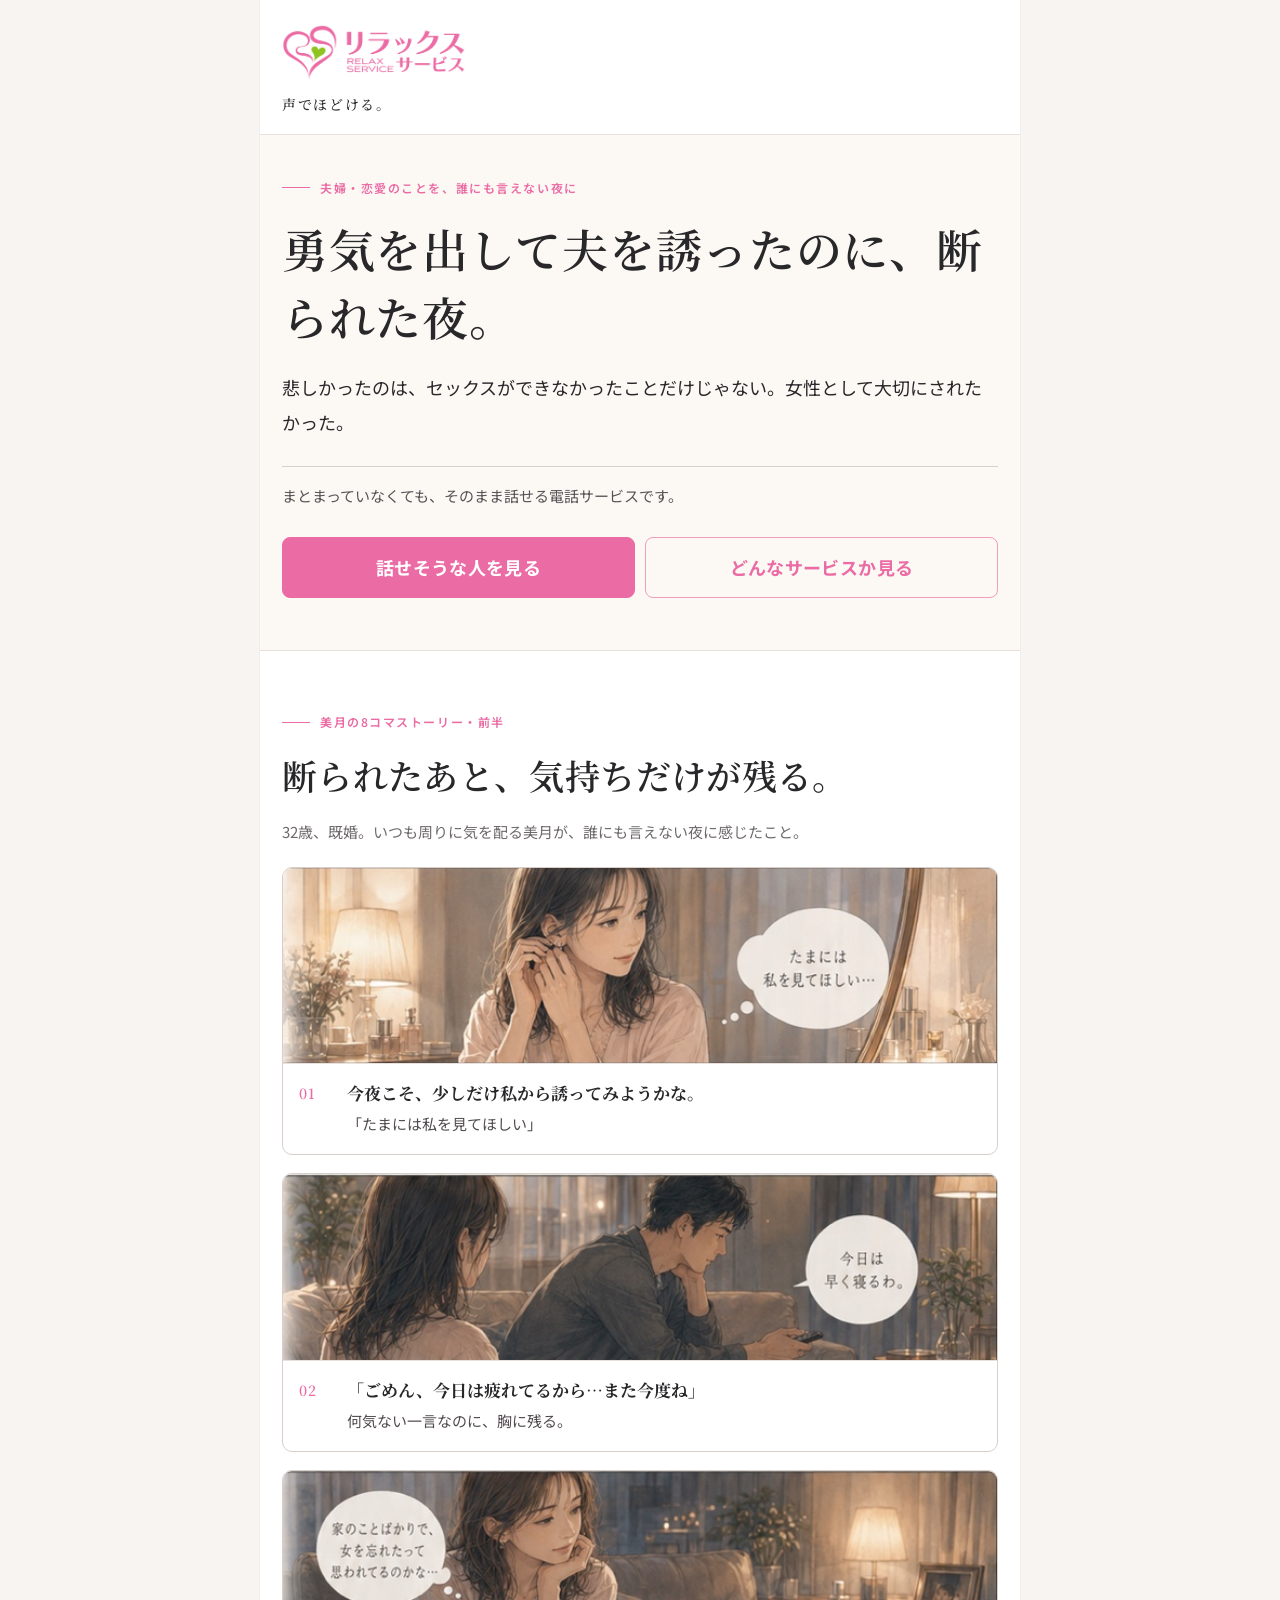
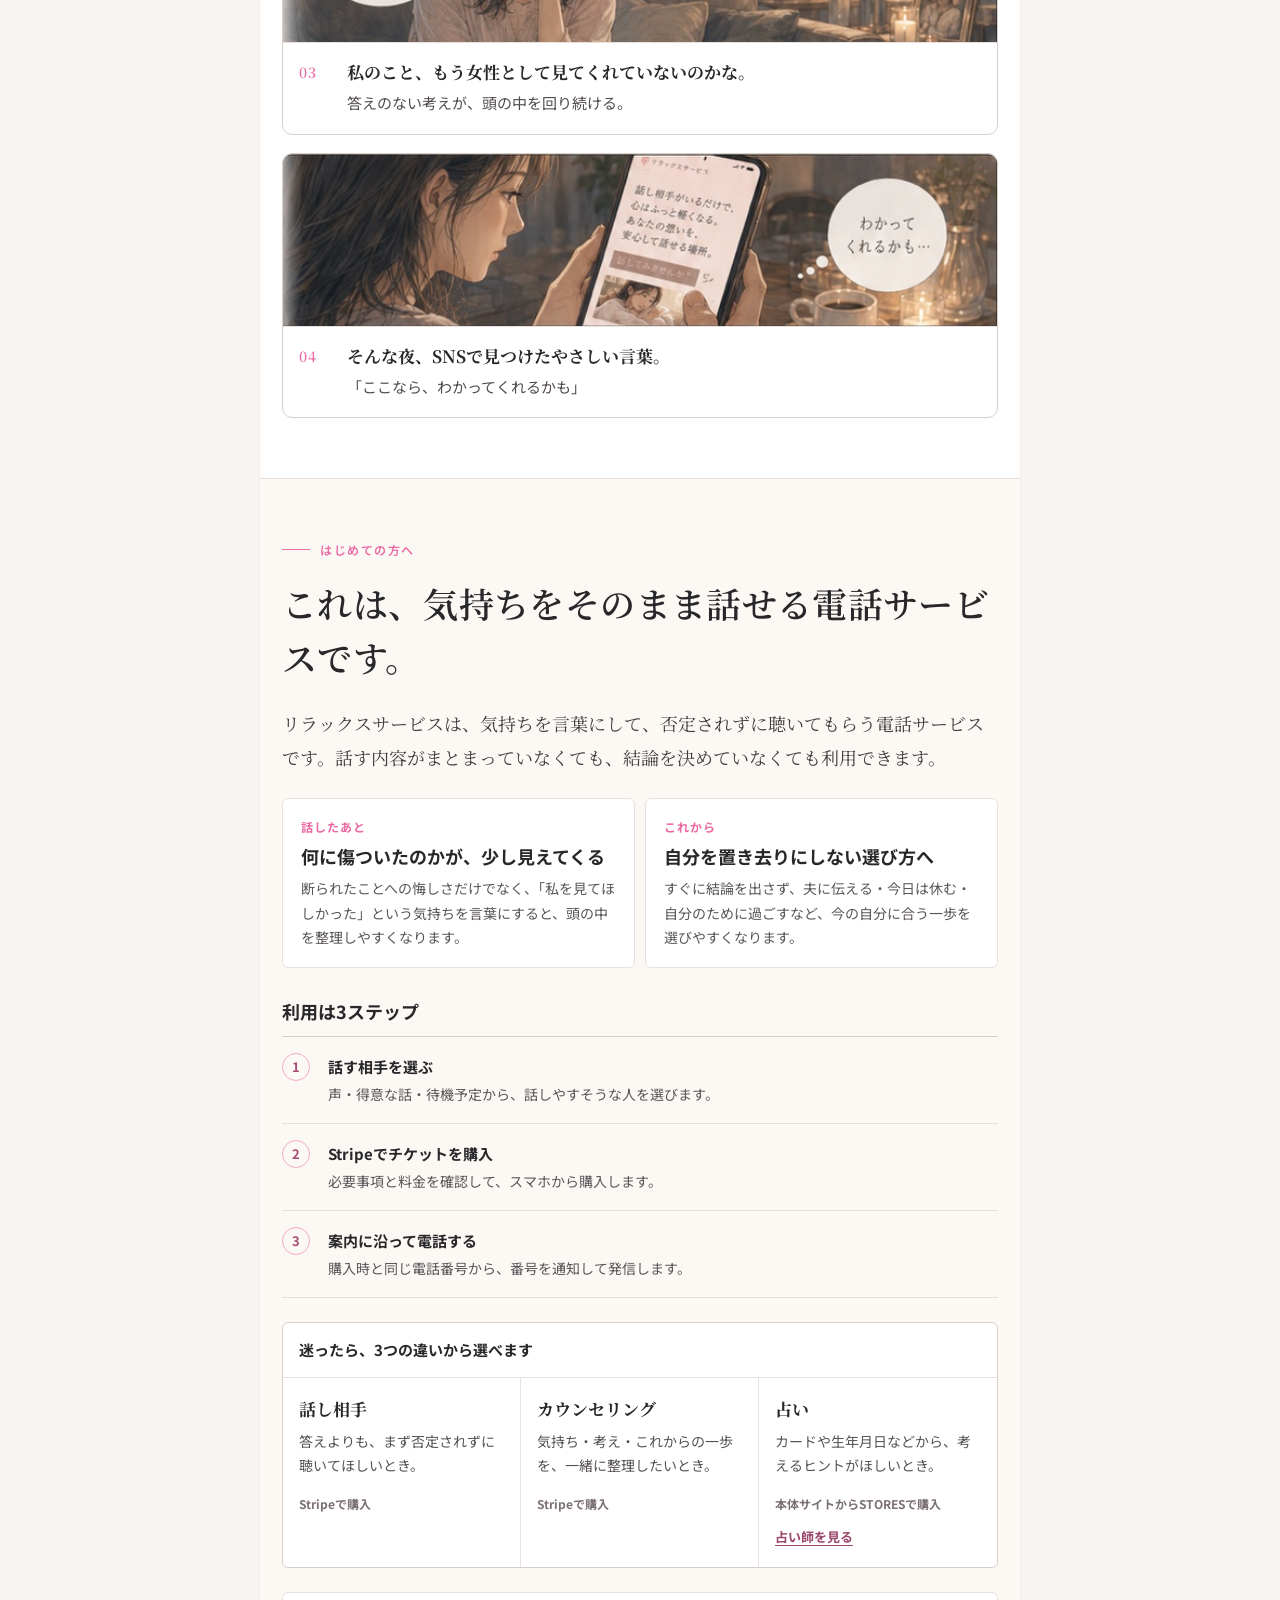
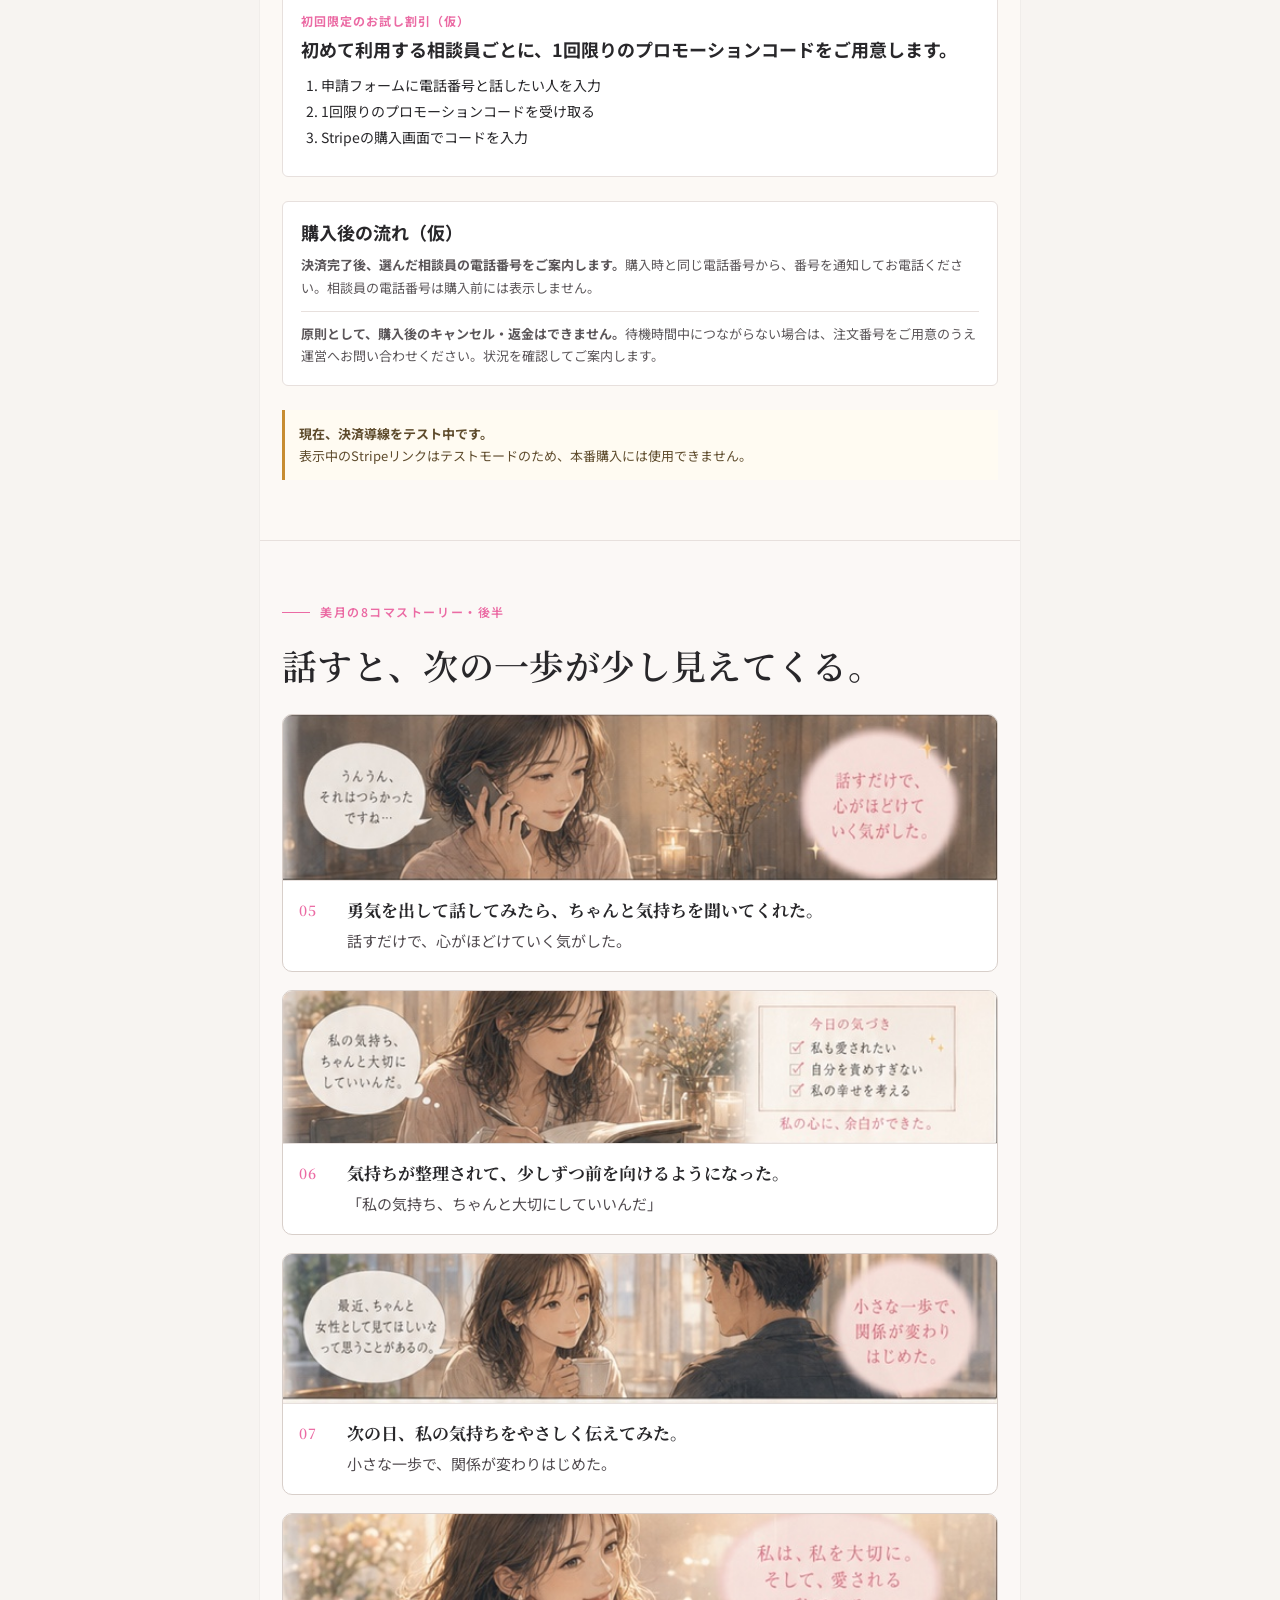
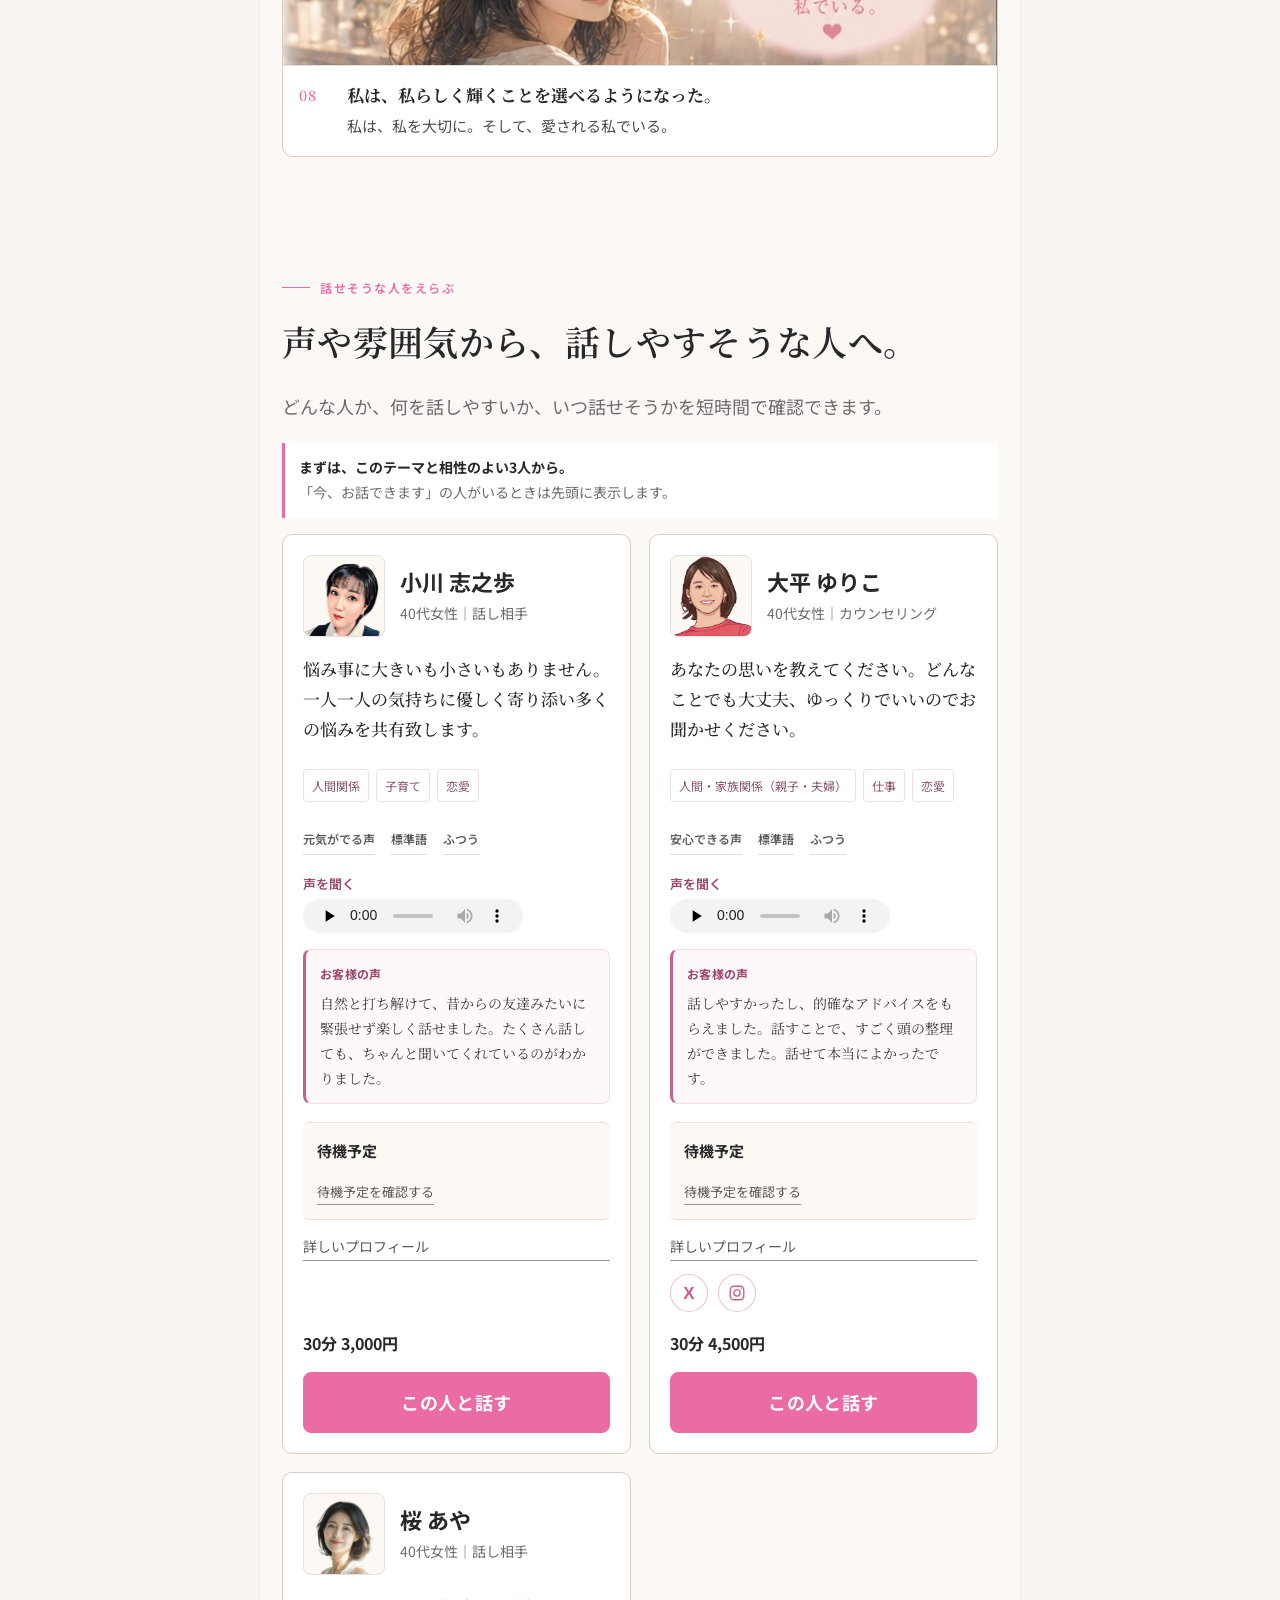
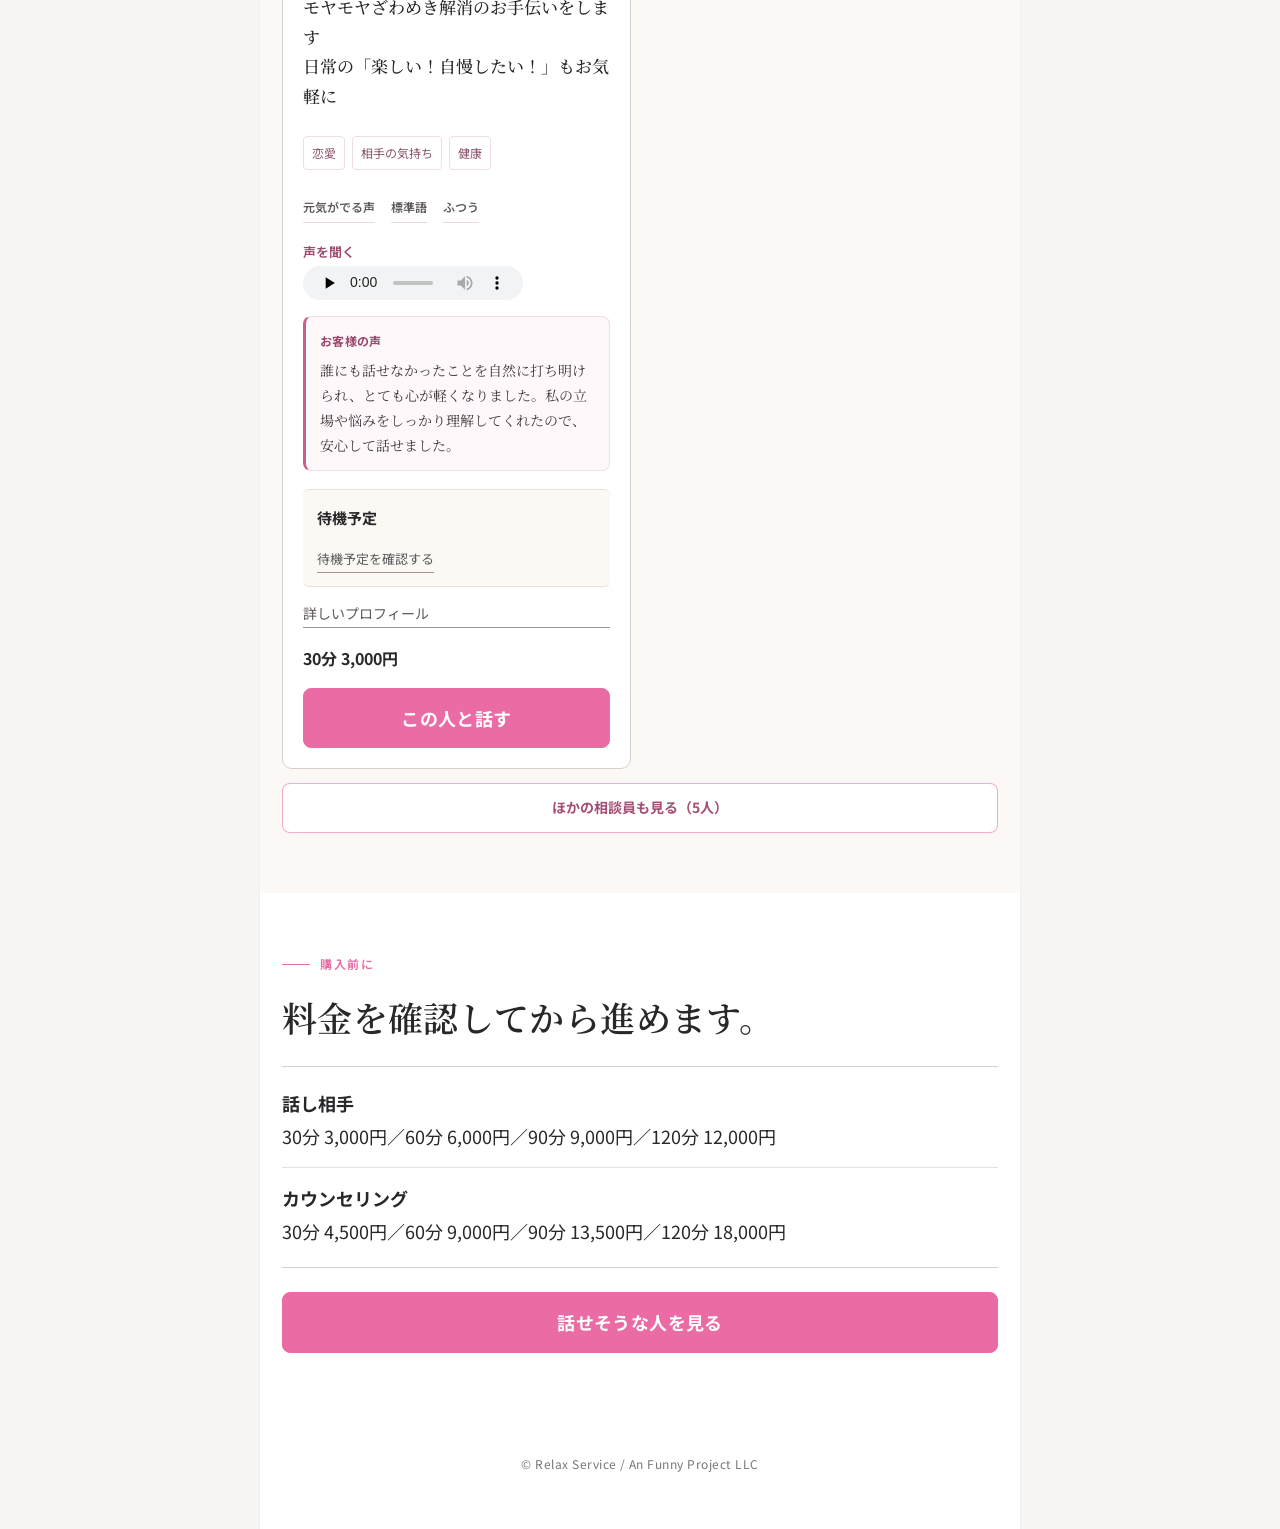
<file: archive/lp001-v0-20260912/index.html>
<!DOCTYPE html>
<html lang="ja">
<head>
<meta charset="utf-8"/>
<meta content="width=device-width,initial-scale=1,viewport-fit=cover" name="viewport"/>
<title>勇気を出して夫を誘ったのに、断られた夜。｜リラックスサービス</title>
<meta content="誰にも言いにくい夫婦・恋愛・性の気持ちを、声でほどく時間。話しやすそうな人と待機予定を確認できます。" name="description"/>
<link href="https://fonts.googleapis.com" rel="preconnect"/>
<link crossorigin="" href="https://fonts.gstatic.com" rel="preconnect"/>
<link href="https://fonts.googleapis.com/css2?family=Noto+Sans+JP:wght@400;500;600;700&amp;family=Noto+Serif+JP:wght@500;600&amp;display=swap" rel="stylesheet"/>
<link rel="stylesheet" href="./style.css?v=20260904c"/>
<meta content="LP_TEMPLATE_v1.0-candidate" name="lp-template-version"/>
<meta content="noindex,nofollow" name="robots"/>
</head>
<body>
<div class="wrap">
<div class="brandbar">
<img alt="リラックスサービス" class="brandlogo" src="/assets/images/logo.png"/>
<div class="tagline">声でほどける。</div>
</div>
<header class="hero">
<div class="pad">
<div class="kicker" data-lp-key="hero.kicker">夫婦・恋愛のことを、誰にも言えない夜に</div>
<h1 data-lp-key="hero.heading">勇気を出して夫を誘ったのに、断られた夜。</h1>
<p class="lead" data-lp-key="hero.lead">悲しかったのは、セックスができなかったことだけじゃない。女性として大切にされたかった。</p>
<div class="hero-note" data-lp-key="hero.note">まとまっていなくても、そのまま話せる電話サービスです。</div>
<div class="cta-row">
<a class="cta" href="#people">話せそうな人を見る</a>
<a class="cta secondary" href="#service-guide">どんなサービスか見る</a>
</div>
</div>
</header>
<main>
<section id="story">
<div class="pad">
<div class="kicker">美月の8コマストーリー・前半</div>
<h2>断られたあと、気持ちだけが残る。</h2>
<p class="story-intro">32歳、既婚。いつも周りに気を配る美月が、誰にも言えない夜に感じたこと。</p>
<div aria-label="美月の8コマストーリー前半" class="manga-stack">
<article class="manga-panel"><div aria-hidden="true" class="manga-scene manga-scene-1"><img alt="" src="/assets/images/lp001-mizuki-8panel.jpeg"/></div><div class="manga-copy"><span>01</span><p><b>今夜こそ、少しだけ私から誘ってみようかな。</b>「たまには私を見てほしい」</p></div></article>
<article class="manga-panel"><div aria-hidden="true" class="manga-scene manga-scene-2"><img alt="" src="/assets/images/lp001-mizuki-8panel.jpeg"/></div><div class="manga-copy"><span>02</span><p><b>「ごめん、今日は疲れてるから…また今度ね」</b>何気ない一言なのに、胸に残る。</p></div></article>
<article class="manga-panel"><div aria-hidden="true" class="manga-scene manga-scene-3"><img alt="" src="/assets/images/lp001-mizuki-8panel.jpeg"/></div><div class="manga-copy"><span>03</span><p><b>私のこと、もう女性として見てくれていないのかな。</b>答えのない考えが、頭の中を回り続ける。</p></div></article>
<article class="manga-panel"><div aria-hidden="true" class="manga-scene manga-scene-4"><img alt="" src="/assets/images/lp001-mizuki-8panel.jpeg"/></div><div class="manga-copy"><span>04</span><p><b>そんな夜、SNSで見つけたやさしい言葉。</b>「ここなら、わかってくれるかも」</p></div></article>
</div>
</div>
</section>
<section class="service-primer" id="service-guide"><div class="pad">
<div class="kicker">はじめての方へ</div>
<h2>これは、気持ちをそのまま話せる電話サービスです。</h2>
<p class="service-definition">リラックスサービスは、気持ちを言葉にして、否定されずに聴いてもらう電話サービスです。話す内容がまとまっていなくても、結論を決めていなくても利用できます。</p>
<div aria-label="話すことの短期と長期のメリット" class="benefit-grid">
<article class="benefit-card"><div class="benefit-label" data-lp-key="benefits.immediate.label">話したあと</div><h3 data-lp-key="benefits.immediate.title">何に傷ついたのかが、少し見えてくる</h3><p data-lp-key="benefits.immediate.body">断られたことへの悔しさだけでなく、「私を見てほしかった」という気持ちを言葉にすると、頭の中を整理しやすくなります。</p></article>
<article class="benefit-card"><div class="benefit-label" data-lp-key="benefits.future.label">これから</div><h3 data-lp-key="benefits.future.title">自分を置き去りにしない選び方へ</h3><p data-lp-key="benefits.future.body">すぐに結論を出さず、夫に伝える・今日は休む・自分のために過ごすなど、今の自分に合う一歩を選びやすくなります。</p></article>
</div>
<div class="use-steps">
<h3>利用は3ステップ</h3>
<ol>
<li class="use-step"><span class="step-number">1</span><div><b>話す相手を選ぶ</b><p>声・得意な話・待機予定から、話しやすそうな人を選びます。</p></div></li>
<li class="use-step"><span class="step-number">2</span><div><b>Stripeでチケットを購入</b><p>必要事項と料金を確認して、スマホから購入します。</p></div></li>
<li class="use-step"><span class="step-number">3</span><div><b>案内に沿って電話する</b><p>購入時と同じ電話番号から、番号を通知して発信します。</p></div></li>
</ol>
</div>
<div class="choice-guide">
<div class="choice-heading">迷ったら、3つの違いから選べます</div>
<div class="choice-grid">
<article class="service-choice"><b>話し相手</b><p>答えよりも、まず否定されずに聴いてほしいとき。</p><span class="service-route">Stripeで購入</span></article>
<article class="service-choice"><b>カウンセリング</b><p>気持ち・考え・これからの一歩を、一緒に整理したいとき。</p><span class="service-route">Stripeで購入</span></article>
<article class="service-choice"><b>占い</b><p>カードや生年月日などから、考えるヒントがほしいとき。</p><span class="service-route">本体サイトからSTORESで購入</span><br/><a class="fortune-link" href="https://www.relax-s.com/fortuneteller.html">占い師を見る</a></article>
</div>
</div>
<div class="first-use-box">
<div class="benefit-label">初回限定のお試し割引（仮）</div>
<h3>初めて利用する相談員ごとに、1回限りのプロモーションコードをご用意します。</h3>
<ol><li>申請フォームに電話番号と話したい人を入力</li><li>1回限りのプロモーションコードを受け取る</li><li>Stripeの購入画面でコードを入力</li></ol>
</div>
<div class="safety-box">
<h3>購入後の流れ（仮）</h3>
<p><b>決済完了後、選んだ相談員の電話番号をご案内します。</b>購入時と同じ電話番号から、番号を通知してお電話ください。相談員の電話番号は購入前には表示しません。</p>
<p><b>原則として、購入後のキャンセル・返金はできません。</b>待機時間中につながらない場合は、注文番号をご用意のうえ運営へお問い合わせください。状況を確認してご案内します。</p>
</div>
<div class="test-notice" role="note"><b>現在、決済導線をテスト中です。</b><span>表示中のStripeリンクはテストモードのため、本番購入には使用できません。</span></div>
</div></section>
<section class="section-soft" id="story-after">
<div class="pad">
<div class="kicker">美月の8コマストーリー・後半</div>
<h2>話すと、次の一歩が少し見えてくる。</h2>
<div aria-label="美月の8コマストーリー後半" class="manga-stack">
<article class="manga-panel"><div aria-hidden="true" class="manga-scene manga-scene-5"><img alt="" src="/assets/images/lp001-mizuki-8panel.jpeg"/></div><div class="manga-copy"><span>05</span><p><b>勇気を出して話してみたら、ちゃんと気持ちを聞いてくれた。</b>話すだけで、心がほどけていく気がした。</p></div></article>
<article class="manga-panel"><div aria-hidden="true" class="manga-scene manga-scene-6"><img alt="" src="/assets/images/lp001-mizuki-8panel.jpeg"/></div><div class="manga-copy"><span>06</span><p><b>気持ちが整理されて、少しずつ前を向けるようになった。</b>「私の気持ち、ちゃんと大切にしていいんだ」</p></div></article>
<article class="manga-panel"><div aria-hidden="true" class="manga-scene manga-scene-7"><img alt="" src="/assets/images/lp001-mizuki-8panel.jpeg"/></div><div class="manga-copy"><span>07</span><p><b>次の日、私の気持ちをやさしく伝えてみた。</b>小さな一歩で、関係が変わりはじめた。</p></div></article>
<article class="manga-panel"><div aria-hidden="true" class="manga-scene manga-scene-8"><img alt="" src="/assets/images/lp001-mizuki-8panel.jpeg"/></div><div class="manga-copy"><span>08</span><p><b>私は、私らしく輝くことを選べるようになった。</b>私は、私を大切に。そして、愛される私でいる。</p></div></article>
</div>
</div>
</section>
<section class="section-soft" id="people"><div class="pad"><div class="kicker">話せそうな人をえらぶ</div><h2>声や雰囲気から、話しやすそうな人へ。</h2><p class="muted">どんな人か、何を話しやすいか、いつ話せそうかを短時間で確認できます。</p><div class="selection-note"><b>まずは、このテーマと相性のよい3人から。</b><span>「今、お話できます」の人がいるときは先頭に表示します。</span></div><div class="counselors">
<article class="person" data-counselor-id="0020"><div class="person-top"><div class="avatar"><img alt="小川 志之歩" src="/assets/images/ogawa.png"/></div><div><div class="person-name">小川 志之歩</div><div class="meta">40代女性｜話し相手</div></div></div><p class="one-line">悩み事に大きいも小さいもありません。一人一人の気持ちに優しく寄り添い多くの悩みを共有致します。</p><div class="tags"><span class="tag">人間関係</span><span class="tag">子育て</span><span class="tag">恋愛</span></div><div class="voice"><span>元気がでる声</span><span>標準語</span><span>ふつう</span></div><div class="voice-sample"><div class="voice-native-label">声を聞く</div><audio class="voice-native-audio" controls playsinline preload="none" src="/assets/audio/ogawa.mp3"></audio></div><div class="schedule"><div class="schedule-head"><b>待機予定</b></div><div class="muted" style="font-size:14px">日程調整中</div></div><a class="profile-link" href="https://www.relax-s.com/supporter.html#小川志之歩紹介">詳しいプロフィール</a><div class="price">30分 3,000円</div><a class="cta" href="https://buy.stripe.com/test_fZu9AVaVN6SKd2X7tKgQE00?client_reference_id=0020">この人と話す</a></article>
<article class="person" data-counselor-id="0099"><div class="person-top"><div class="avatar"><img alt="大平 ゆりこ" src="/assets/images/ohira.png"/></div><div><div class="person-name">大平 ゆりこ</div><div class="meta">40代女性｜カウンセリング</div></div></div><p class="one-line">あなたの思いを教えてください。どんなことでも大丈夫、ゆっくりでいいのでお聞かせください。</p><div class="tags"><span class="tag">人間・家族関係（親子・夫婦）</span><span class="tag">仕事</span><span class="tag">恋愛</span></div><div class="voice"><span>安心できる声</span><span>標準語</span><span>ふつう</span></div><div class="voice-sample"><div class="voice-native-label">声を聞く</div><audio class="voice-native-audio" controls playsinline preload="none" src="/assets/audio/ohira.mp3"></audio></div><div class="schedule"><div class="schedule-head"><b>待機予定</b></div><div class="muted" style="font-size:14px">日程調整中</div></div><a class="profile-link" href="https://www.relax-s.com/counselor.html#%E5%A4%A7%E5%B9%B3%E3%82%86%E3%82%8A%E3%81%93%E7%B4%B9%E4%BB%8B">詳しいプロフィール</a><div aria-label="SNS" class="social-links"><a aria-label="Xを開く" class="social-link" href="https://x.com/afprelax_ohira" rel="noopener noreferrer" target="_blank"><span aria-hidden="true" class="social-x">X</span></a><a aria-label="Instagramを開く" class="social-link" href="https://www.instagram.com/6438yuri" rel="noopener noreferrer" target="_blank"><svg aria-hidden="true" fill="none" viewBox="0 0 24 24"><rect height="18" rx="5" stroke-width="1.8" width="18" x="3" y="3"></rect><circle cx="12" cy="12" r="4.2" stroke-width="1.8"></circle><circle cx="17.5" cy="6.5" fill="currentColor" r="1" stroke="none"></circle></svg></a></div><div class="price">30分 4,500円</div><a class="cta" href="https://buy.stripe.com/test_fZu9AVaVN6SKd2X7tKgQE00?client_reference_id=0099">この人と話す</a></article>
<article class="person" data-counselor-id="0100"><div class="person-top"><div class="avatar"><img alt="桜 あや" src="/assets/images/sakura.png"/></div><div><div class="person-name">桜 あや</div><div class="meta">40代女性｜話し相手</div></div></div><p class="one-line">モヤモヤざわめき解消のお手伝いをします<br>日常の「楽しい！自慢したい！」もお気軽に</p><div class="tags"><span class="tag">恋愛</span><span class="tag">相手の気持ち</span><span class="tag">健康</span></div><div class="voice"><span>元気がでる声</span><span>標準語</span><span>ふつう</span></div><div class="voice-sample"><div class="voice-native-label">声を聞く</div><audio class="voice-native-audio" controls playsinline preload="none" src="/assets/audio/sakura.mp3"></audio></div><div class="schedule"><div class="schedule-head"><b>待機予定</b></div><div class="muted" style="font-size:14px">日程調整中</div></div><a class="profile-link" href="https://www.relax-s.com/supporter.html#桜あや紹介">詳しいプロフィール</a><div class="price">30分 3,000円</div><a class="cta" href="https://buy.stripe.com/test_fZu9AVaVN6SKd2X7tKgQE00?client_reference_id=0100">この人と話す</a></article>
<article class="person" data-counselor-id="0113"><div class="person-top"><div class="avatar"><img alt="キザシ" src="/assets/images/kizashi.png"/></div><div><div class="person-name">キザシ</div><div class="meta">40代女性｜話し相手</div></div></div><p class="one-line">誰かに話たい聞いてもらいたいと思ったらお電話下さい。一緒に時間を共有しましょう。</p><div class="tags"><span class="tag">健康</span><span class="tag">子育て</span><span class="tag">不安</span></div><div class="voice"><span>安心できる声</span><span>標準語</span><span>ゆっくりめ</span></div><div class="voice-sample"><div class="voice-native-label">声を聞く</div><audio class="voice-native-audio" controls playsinline preload="none" src="/assets/audio/kizashi.mp3"></audio></div><div class="schedule"><div class="schedule-head"><b>待機予定</b></div><div class="muted" style="font-size:14px">日程調整中</div></div><a class="profile-link" href="https://www.relax-s.com/supporter.html#%E3%82%AD%E3%82%B6%E3%82%B7%E7%B4%B9%E4%BB%8B">詳しいプロフィール</a><div aria-label="SNS" class="social-links"><a aria-label="Xを開く" class="social-link" href="https://x.com/168kizasi" rel="noopener noreferrer" target="_blank"><span aria-hidden="true" class="social-x">X</span></a><a aria-label="TikTokを開く" class="social-link" href="https://www.tiktok.com/@168kizasi" rel="noopener noreferrer" target="_blank"><svg aria-hidden="true" fill="none" viewBox="0 0 24 24"><path d="M14.5 4v9.1a4.2 4.2 0 1 1-3.2-4.1" stroke-linecap="round" stroke-linejoin="round" stroke-width="1.9"></path><path d="M14.5 4c.5 2.5 2.1 4 4.5 4.4" stroke-linecap="round" stroke-width="1.9"></path></svg></a></div><div class="price">30分 3,000円</div><a class="cta" href="https://buy.stripe.com/test_fZu9AVaVN6SKd2X7tKgQE00?client_reference_id=0113">この人と話す</a></article>
<article class="person" data-counselor-id="0117"><div class="person-top"><div class="avatar"><img alt="森田 優子" src="/assets/images/morita.png"/></div><div><div class="person-name">森田 優子</div><div class="meta">40代女性｜カウンセリング</div></div></div><p class="one-line">あなたの心を優しく包み込み、安心できるお手伝いをさせていただきます。</p><div class="tags"><span class="tag">恋愛</span><span class="tag">結婚</span><span class="tag">子育て</span></div><div class="voice"><span>スッキリできる声</span><span>標準語</span><span>ふつう</span></div><div class="voice-sample"><div class="voice-native-label">声を聞く</div><audio class="voice-native-audio" controls playsinline preload="none" src="/assets/audio/morita.mp3"></audio></div><div class="schedule"><div class="schedule-head"><b>待機予定</b></div><div class="muted" style="font-size:14px">日程調整中</div></div><a class="profile-link" href="https://www.relax-s.com/counselor.html#%E6%A3%AE%E7%94%B0%E5%84%AA%E5%AD%90%E7%B4%B9%E4%BB%8B">詳しいプロフィール</a><div class="price">30分 4,500円</div><a class="cta" href="https://buy.stripe.com/test_fZu9AVaVN6SKd2X7tKgQE00?client_reference_id=0117">この人と話す</a></article>
<article class="person" data-counselor-id="0124"><div class="person-top"><div class="avatar"><img alt="桂子" src="/assets/images/keiko.png"/></div><div><div class="person-name">桂子</div><div class="meta">50代女性｜話し相手</div></div></div><p class="one-line">誰にも言えない恋のお話私に聞かせてください</p><div class="tags"><span class="tag">秘密の恋のお悩み</span><span class="tag">仕事の愚痴</span><span class="tag">家庭のお話</span></div><div class="voice"><span>安心できる声</span><span>標準語</span><span>ゆっくりめ</span></div><div class="voice-sample"><div class="voice-native-label">声を聞く</div><audio class="voice-native-audio" controls playsinline preload="none" src="/assets/audio/keiko.mp3"></audio></div><div class="schedule"><div class="schedule-head"><b>待機予定</b></div><div class="muted" style="font-size:14px">日程調整中</div></div><a class="profile-link" href="https://www.relax-s.com/supporter.html#%E6%A1%82%E5%AD%90%E7%B4%B9%E4%BB%8B">詳しいプロフィール</a><div class="price">30分 3,000円</div><a class="cta" href="https://buy.stripe.com/test_fZu9AVaVN6SKd2X7tKgQE00?client_reference_id=0124">この人と話す</a></article>
<article class="person" data-counselor-id="0125"><div class="person-top"><div class="avatar"><img alt="よひら青花" src="/assets/images/yohira.png"/></div><div><div class="person-name">よひら青花</div><div class="meta">30代女性｜カウンセリング</div></div></div><p class="one-line">あなたのとなりで、じっくり耳を傾けます。毎日がふんわり笑顔になるひとときを</p><div class="tags"><span class="tag">心のからまりをひも解く</span><span class="tag">性的マイノリティ</span><span class="tag">発達障害</span></div><div class="voice"><span>安心できる声</span><span>標準語</span><span>ふつう</span></div><div class="voice-sample"><div class="voice-native-label">声を聞く</div><audio class="voice-native-audio" controls playsinline preload="none" src="/assets/audio/yohira.mp3"></audio></div><div class="schedule"><div class="schedule-head"><b>待機予定</b></div><div class="muted" style="font-size:14px">日程調整中</div></div><a class="profile-link" href="https://www.relax-s.com/counselor.html#%E3%82%88%E3%81%B2%E3%82%89%E9%9D%92%E8%8A%B1%E7%B4%B9%E4%BB%8B">詳しいプロフィール</a><div class="price">30分 4,500円</div><a class="cta" href="https://buy.stripe.com/test_fZu9AVaVN6SKd2X7tKgQE00?client_reference_id=0125">この人と話す</a></article>
<article class="person" data-counselor-id="0000-3"><div class="person-top"><div class="avatar"><img alt="梅津 靖裕" src="/assets/images/umetsu.png"/></div><div><div class="person-name">梅津 靖裕</div><div class="meta">50代男性｜話し相手</div></div></div><p class="one-line">どんなことでもお気軽にお電話ください。いつでもお待ちしています。</p><div class="tags"><span class="tag">人間関係</span><span class="tag">仕事</span><span class="tag">悩み全般</span></div><div class="voice"><span>安心できる声</span><span>標準語</span><span>ふつう</span></div><div class="schedule" id="realtime-schedule-0000-3"><div aria-live="polite" class="realtime-status" id="realtime-status-0000-3"><div class="realtime-status-label" id="realtime-label-0000-3">待機予定</div><div class="realtime-status-time" id="realtime-time-0000-3">待機予定を読み込み中…</div></div><div class="schedule-head"><b>今後1週間の予定</b></div><ul class="schedule-list" id="realtime-week-0000-3"><li>待機予定を読み込み中…</li></ul></div><div class="price">30分 3,000円</div><a class="cta" href="https://buy.stripe.com/test_fZu9AVaVN6SKd2X7tKgQE00?client_reference_id=0000-3">この人と話す</a></article>
</div></div></section>
<section><div class="pad"><div class="kicker">購入前に</div><h2>料金を確認してから進めます。</h2><div class="pricebox"><p><b>話し相手</b><br/>30分 3,000円／60分 6,000円／90分 9,000円／120分 12,000円</p><p><b>カウンセリング</b><br/>30分 4,500円／60分 9,000円／90分 13,500円／120分 18,000円</p></div><div class="final-cta"><a class="cta" href="#people">話せそうな人を見る</a></div></div></section>
</main>
<footer class="footer">© Relax Service / An Funny Project LLC</footer>
</div>
<script src="./lp-config.js?v=20260904c" defer></script>
<script src="./app.js?v=20260904c" defer></script>
<!-- GitHub Pages production candidate: Drive assets + JSONP status API; pre-release noindex -->
</body>
</html>
</file>
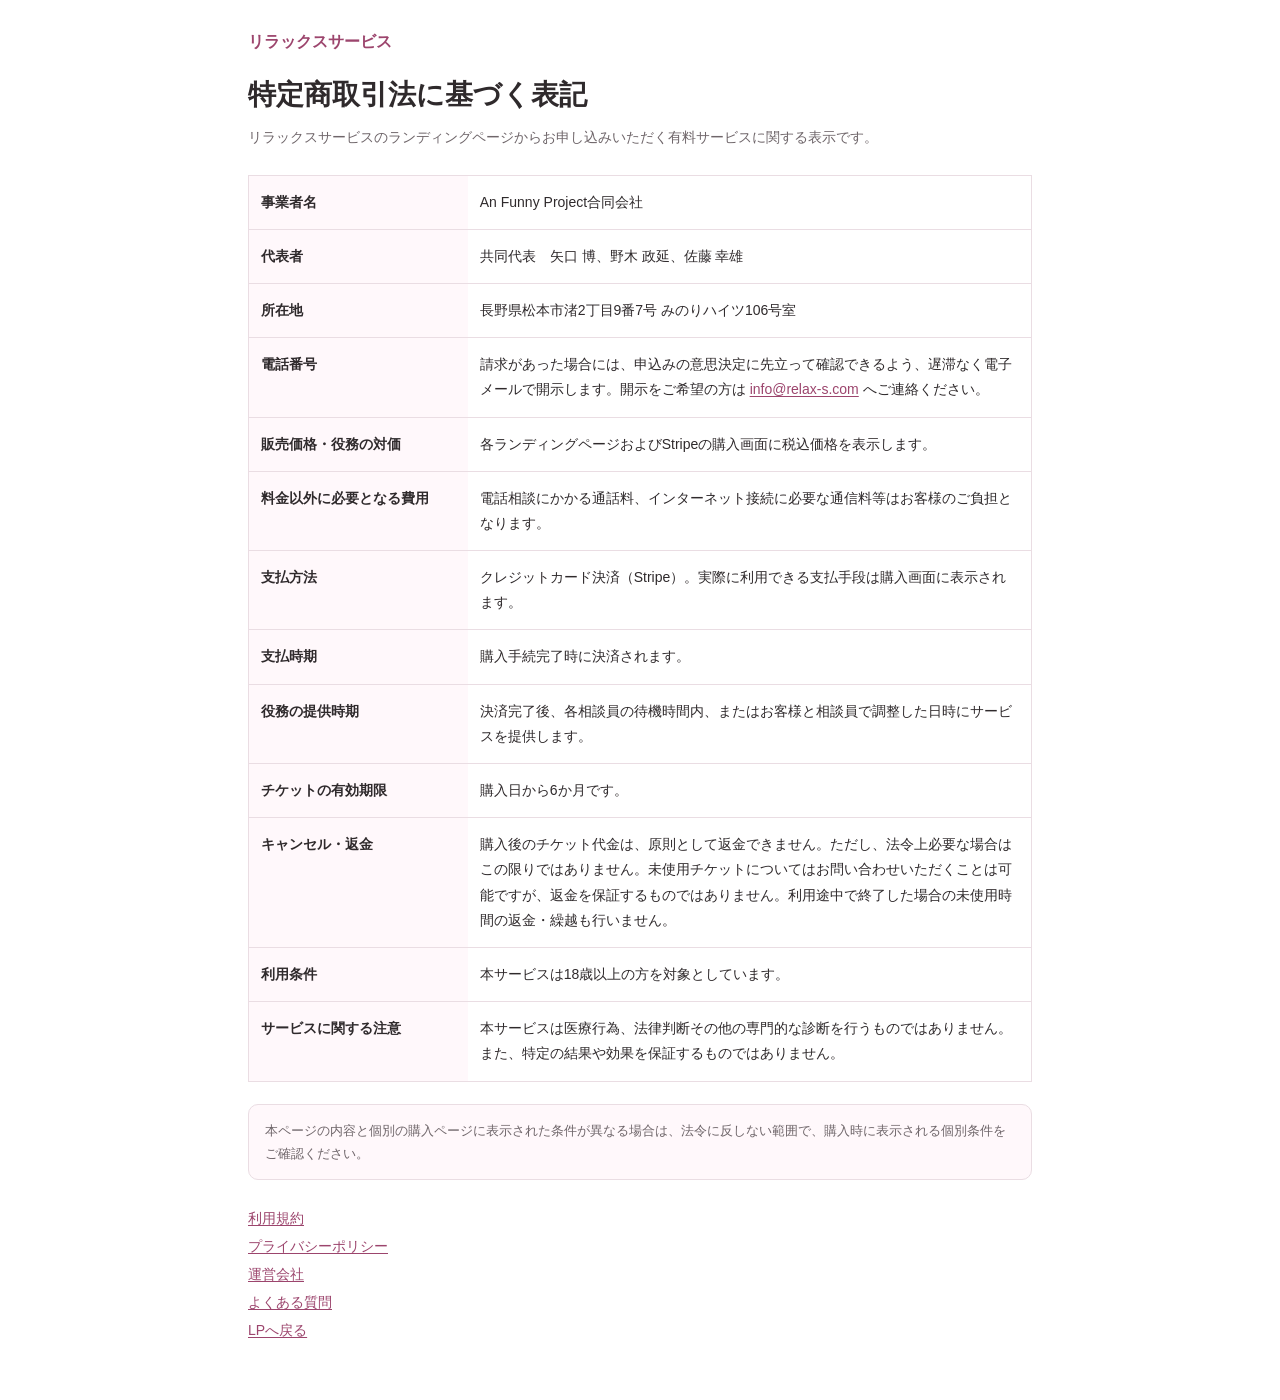
<file: legal/tokusho/index.html>
<!DOCTYPE html>
<html lang="ja">
<head>
<meta charset="utf-8">
<meta name="viewport" content="width=device-width,initial-scale=1,viewport-fit=cover">
<title>特定商取引法に基づく表記｜リラックスサービス</title>
<meta name="description" content="リラックスサービスの特定商取引法に基づく表記です。">
<meta name="robots" content="index,follow">
<style>
:root{--pink:#EB6BA4;--text:#2f2a2c;--muted:#6f666a;--line:#eadde3;--soft:#fff8fb}
*{box-sizing:border-box}
body{margin:0;font-family:-apple-system,BlinkMacSystemFont,"Segoe UI","Noto Sans JP",sans-serif;color:var(--text);background:#fff;line-height:1.8}
.wrap{max-width:820px;margin:0 auto;padding:28px 18px 56px}
.brand{font-weight:700;color:#9c456d;margin-bottom:18px}
h1{font-size:28px;line-height:1.45;margin:0 0 10px}
.lead{color:var(--muted);font-size:14px;margin:0 0 24px}
table{width:100%;border-collapse:collapse;border:1px solid var(--line)}
th,td{padding:14px 12px;border-bottom:1px solid var(--line);vertical-align:top;text-align:left}
th{width:28%;background:var(--soft);font-size:14px}
td{font-size:14px}
a{color:#9c456d;text-underline-offset:2px}
.note{margin-top:22px;padding:14px 16px;background:var(--soft);border:1px solid var(--line);border-radius:10px;font-size:13px;color:var(--muted)}
.links{margin-top:24px;font-size:14px;line-height:2}
@media(max-width:640px){h1{font-size:24px}th,td{display:block;width:100%}th{border-bottom:0;padding-bottom:5px}td{padding-top:5px}}
</style>
</head>
<body>
<main class="wrap">
<div class="brand">リラックスサービス</div>
<h1>特定商取引法に基づく表記</h1>
<p class="lead">リラックスサービスのランディングページからお申し込みいただく有料サービスに関する表示です。</p>

<table>
<tr><th>事業者名</th><td>An Funny Project合同会社</td></tr>
<tr><th>代表者</th><td>共同代表　矢口 博、野木 政延、佐藤 幸雄</td></tr>
<tr><th>所在地</th><td>長野県松本市渚2丁目9番7号 みのりハイツ106号室</td></tr>
<tr><th>電話番号</th><td>請求があった場合には、申込みの意思決定に先立って確認できるよう、遅滞なく電子メールで開示します。開示をご希望の方は <a href="mailto:info@relax-s.com?subject=%E7%89%B9%E5%95%86%E6%B3%95%E8%A1%A8%E7%A4%BA%E3%81%AE%E9%9B%BB%E8%A9%B1%E7%95%AA%E5%8F%B7%E9%96%8B%E7%A4%BA%E5%B8%8C%E6%9C%9B">info@relax-s.com</a> へご連絡ください。</td></tr>
<tr><th>販売価格・役務の対価</th><td>各ランディングページおよびStripeの購入画面に税込価格を表示します。</td></tr>
<tr><th>料金以外に必要となる費用</th><td>電話相談にかかる通話料、インターネット接続に必要な通信料等はお客様のご負担となります。</td></tr>
<tr><th>支払方法</th><td>クレジットカード決済（Stripe）。実際に利用できる支払手段は購入画面に表示されます。</td></tr>
<tr><th>支払時期</th><td>購入手続完了時に決済されます。</td></tr>
<tr><th>役務の提供時期</th><td>決済完了後、各相談員の待機時間内、またはお客様と相談員で調整した日時にサービスを提供します。</td></tr>
<tr><th>チケットの有効期限</th><td>購入日から6か月です。</td></tr>
<tr><th>キャンセル・返金</th><td>購入後のチケット代金は、原則として返金できません。ただし、法令上必要な場合はこの限りではありません。未使用チケットについてはお問い合わせいただくことは可能ですが、返金を保証するものではありません。利用途中で終了した場合の未使用時間の返金・繰越も行いません。</td></tr>
<tr><th>利用条件</th><td>本サービスは18歳以上の方を対象としています。</td></tr>
<tr><th>サービスに関する注意</th><td>本サービスは医療行為、法律判断その他の専門的な診断を行うものではありません。また、特定の結果や効果を保証するものではありません。</td></tr>
</table>

<div class="note">本ページの内容と個別の購入ページに表示された条件が異なる場合は、法令に反しない範囲で、購入時に表示される個別条件をご確認ください。</div>

<div class="links">
<a href="https://www.relax-s.com/terms.html" target="_blank" rel="noopener">利用規約</a><br>
<a href="https://www.relax-s.com/privacy.html" target="_blank" rel="noopener">プライバシーポリシー</a><br>
<a href="https://www.relax-s.com/company.html" target="_blank" rel="noopener">運営会社</a><br>
<a href="https://www.relax-s.com/questions.html" target="_blank" rel="noopener">よくある質問</a><br>
<a href="/story/mizuki/">LPへ戻る</a>
</div>
</main>
</body>
</html>
</file>
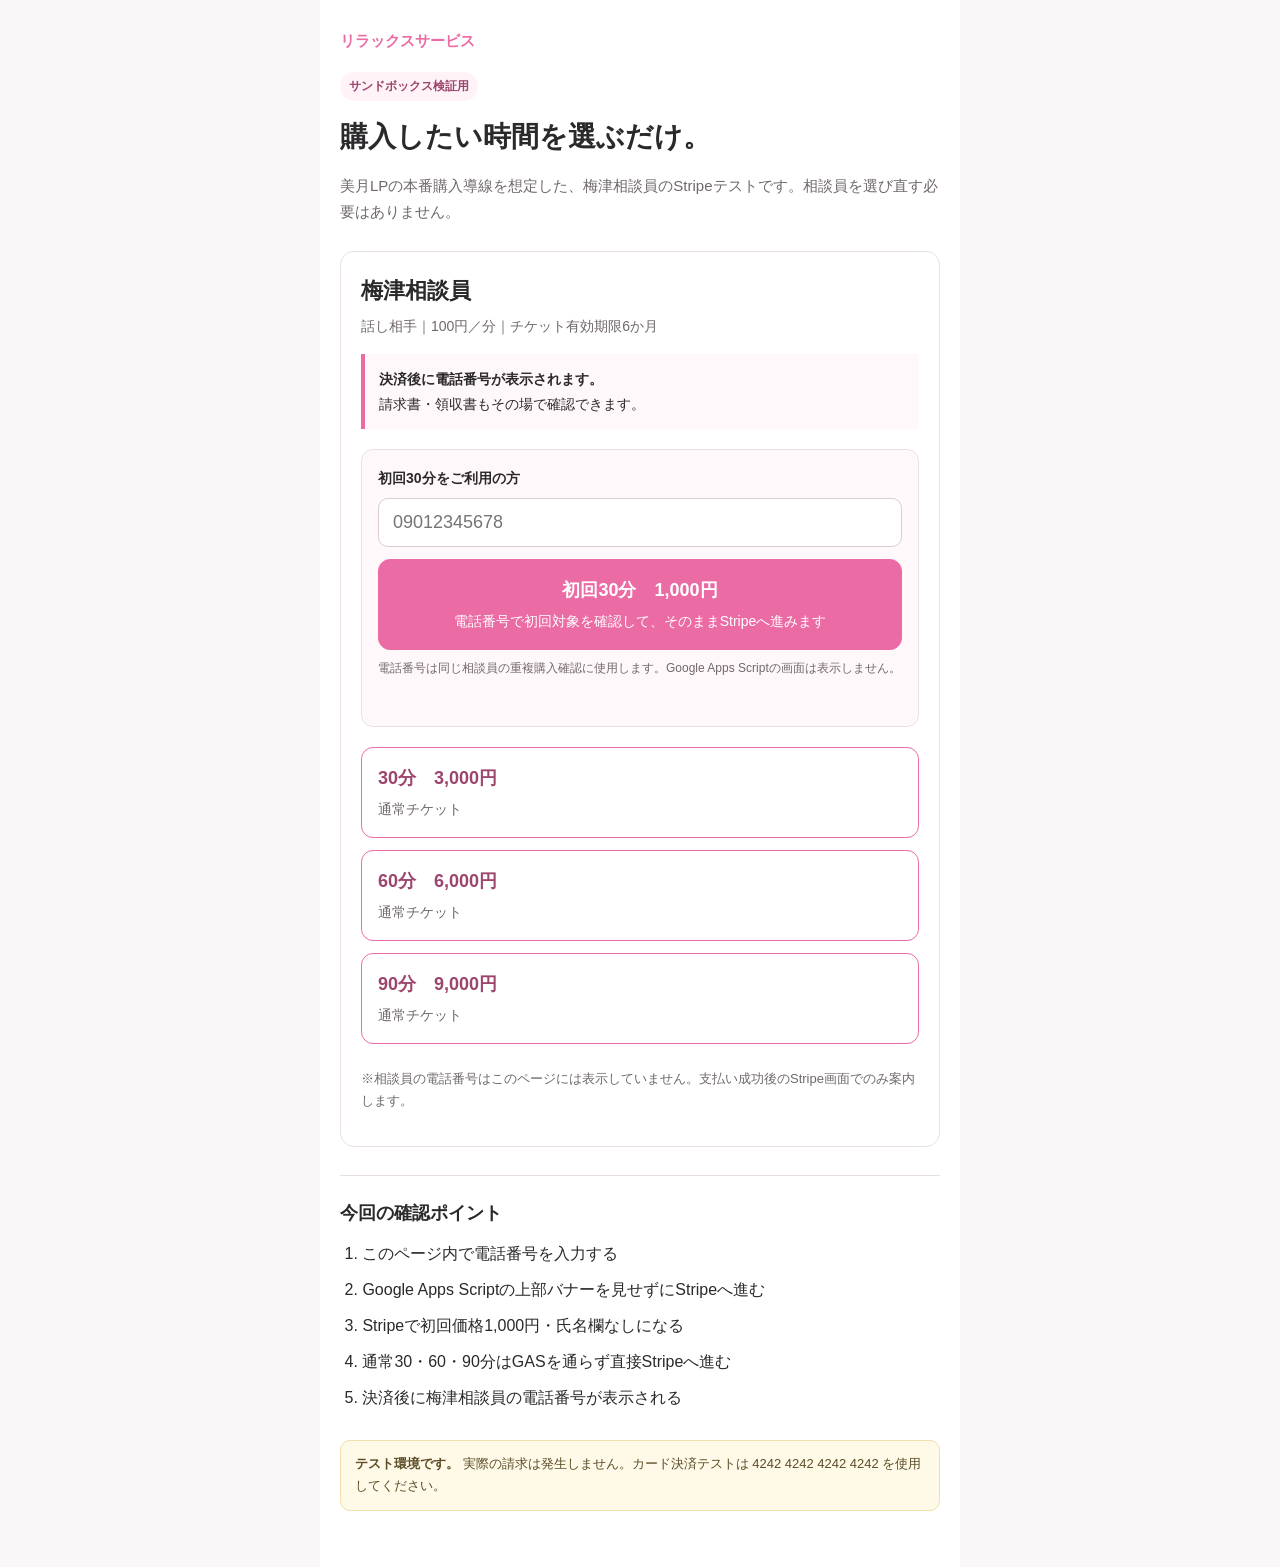
<file: lp001/stripe-test/index.html>
<!doctype html>
<html lang="ja">
<head>
<meta charset="utf-8">
<meta name="viewport" content="width=device-width,initial-scale=1,viewport-fit=cover">
<meta name="robots" content="noindex,nofollow">
<title>Stripe購入導線テスト｜リラックスサービス</title>
<style>
:root{--pink:#eb6ba4;--ink:#2b292b;--muted:#6f686c;--line:#eadfe4;--soft:#fff8fb}
*{box-sizing:border-box}body{margin:0;background:#faf7f8;color:var(--ink);font-family:-apple-system,BlinkMacSystemFont,"Noto Sans JP","Hiragino Kaku Gothic ProN",sans-serif;line-height:1.75}.wrap{max-width:640px;margin:0 auto;background:#fff;min-height:100vh;padding:28px 20px 56px}.brand{font-weight:700;color:var(--pink);font-size:15px}.badge{display:inline-block;margin:18px 0 8px;padding:4px 9px;border-radius:999px;background:#fff3f8;color:#9c456d;font-size:12px;font-weight:700}.title{font-size:28px;line-height:1.45;margin:8px 0 10px}.lead{color:var(--muted);font-size:15px}.card{margin-top:26px;border:1px solid var(--line);border-radius:14px;padding:20px;background:#fff}.name{font-size:22px;font-weight:700}.meta{color:var(--muted);font-size:14px;margin-top:3px}.notice{margin-top:16px;background:var(--soft);border-left:4px solid var(--pink);padding:13px 14px;font-size:14px}.tickets{display:grid;gap:12px;margin-top:20px}.ticket{display:block;text-decoration:none;border:1px solid var(--pink);border-radius:12px;padding:15px 16px;color:var(--ink);background:#fff}.ticket strong{display:block;color:#9c456d;font-size:18px}.ticket span{display:block;font-size:14px;margin-top:3px;color:var(--muted)}.ticket.primary{background:var(--pink);color:#fff}.ticket.primary strong,.ticket.primary span{color:#fff}.help{margin-top:24px;font-size:13px;color:var(--muted)}.steps{margin-top:28px;padding-top:22px;border-top:1px solid var(--line)}.steps h2{font-size:18px;margin:0 0 10px}.steps ol{margin:0;padding-left:1.4em}.steps li{margin:8px 0}.test{margin-top:28px;padding:12px 14px;background:#fff9e8;border:1px solid #f0dfaa;border-radius:10px;font-size:13px;color:#5c4d27}
.initial-form{margin-top:20px;padding:16px;border:1px solid var(--line);border-radius:12px;background:var(--soft)}
.initial-form label{display:block;font-size:14px;font-weight:700}
.initial-form input{width:100%;margin-top:7px;padding:13px 14px;border:1px solid #d9cdd3;border-radius:10px;background:#fff;font-size:18px}
.initial-form .ticket{width:100%;margin-top:12px;cursor:pointer;font:inherit}
.initial-form .ticket:disabled{opacity:.65;cursor:wait}
.gate-note{margin:8px 0 0;font-size:12px;color:var(--muted)}
.gate-status{min-height:1.6em;margin:10px 0 0;font-size:13px;font-weight:700;color:#9c456d}
.gate-frame{position:absolute;width:1px;height:1px;border:0;opacity:0;pointer-events:none}
</style>
</head>
<body><main class="wrap">
<div class="brand">リラックスサービス</div>
<div class="badge">サンドボックス検証用</div>
<h1 class="title">購入したい時間を選ぶだけ。</h1>
<p class="lead">美月LPの本番購入導線を想定した、梅津相談員のStripeテストです。相談員を選び直す必要はありません。</p>
<section class="card">
<div class="name">梅津相談員</div>
<div class="meta">話し相手｜100円／分｜チケット有効期限6か月</div>
<div class="notice"><b>決済後に電話番号が表示されます。</b><br>請求書・領収書もその場で確認できます。</div>
<form class="initial-form" id="initial-ticket-form" novalidate>
<label for="initial-phone">初回30分をご利用の方</label>
<input id="initial-phone" name="phone" type="tel" inputmode="tel" autocomplete="tel" placeholder="09012345678" aria-describedby="initial-note initial-status" required>
<button class="ticket primary" id="initial-submit" type="submit"><strong>初回30分　1,000円</strong><span>電話番号で初回対象を確認して、そのままStripeへ進みます</span></button>
<p class="gate-note" id="initial-note">電話番号は同じ相談員の重複購入確認に使用します。Google Apps Scriptの画面は表示しません。</p>
<p class="gate-status" id="initial-status" aria-live="polite"></p>
</form>
<div class="tickets">
<a class="ticket" href="https://buy.stripe.com/test_bJe14p7JBdh82oj8xOgQE0g?client_reference_id=0000-3_LP001"><strong>30分　3,000円</strong><span>通常チケット</span></a>
<a class="ticket" href="https://buy.stripe.com/test_28E3cx1ldgtkd2X5lCgQE0h"><strong>60分　6,000円</strong><span>通常チケット</span></a>
<a class="ticket" href="https://buy.stripe.com/test_28EeVfaVNa4W6Ez3dugQE0i"><strong>90分　9,000円</strong><span>通常チケット</span></a>
</div>
<p class="help">※相談員の電話番号はこのページには表示していません。支払い成功後のStripe画面でのみ案内します。</p>
</section>
<section class="steps"><h2>今回の確認ポイント</h2><ol><li>このページ内で電話番号を入力する</li><li>Google Apps Scriptの上部バナーを見せずにStripeへ進む</li><li>Stripeで初回価格1,000円・氏名欄なしになる</li><li>通常30・60・90分はGASを通らず直接Stripeへ進む</li><li>決済後に梅津相談員の電話番号が表示される</li></ol></section>
<div class="test"><b>テスト環境です。</b> 実際の請求は発生しません。カード決済テストは 4242 4242 4242 4242 を使用してください。</div>

<iframe class="gate-frame" id="stripe-gate-frame" name="stripe-gate-frame" title="初回購入確認"></iframe>
<form id="stripe-gate-post" action="https://script.google.com/macros/s/AKfycbyuumB90EbJS9sesozUegcU6GgNjyPPmqKbL3ztT37lqw7tOjkDwL4-ysuvNX4xsSWS6w/exec" method="post" target="stripe-gate-frame" hidden>
<input type="hidden" name="action" value="promo">
<input type="hidden" name="embed" value="1">
<input type="hidden" name="consultant_no" value="0000-3">
<input type="hidden" name="lp_id" value="LP001">
<input type="hidden" name="phone" id="gate-phone" value="">
<input type="hidden" name="parent_origin" id="gate-parent-origin" value="">
</form>
</main>
<script>
(function(){
  const uiForm=document.getElementById('initial-ticket-form');
  const postForm=document.getElementById('stripe-gate-post');
  const phone=document.getElementById('initial-phone');
  const hiddenPhone=document.getElementById('gate-phone');
  const parentOrigin=document.getElementById('gate-parent-origin');
  const submit=document.getElementById('initial-submit');
  const status=document.getElementById('initial-status');
  const debugMode=new URLSearchParams(window.location.search).get('debug')==='1';
  let timer=null;
  let startedAt=0;

  function normalizePhone(v){
    let d=String(v||'').replace(/\D/g,'');
    if(d.indexOf('81')===0&&d.length>=11)d='0'+d.slice(2);
    return /^0\d{9,10}$/.test(d)?d:'';
  }

  function trustedOrigin(origin){
    try{
      const u=new URL(origin);
      return u.protocol==='https:'&&(
        u.hostname==='script.google.com'||
        u.hostname==='script.googleusercontent.com'||
        u.hostname.endsWith('.googleusercontent.com')
      );
    }catch(_){return false}
  }

  uiForm.addEventListener('submit',function(e){
    e.preventDefault();
    const normalized=normalizePhone(phone.value);
    if(!normalized){
      status.textContent='電話番号をご確認ください。';
      phone.focus();
      return;
    }
    hiddenPhone.value=normalized;
    parentOrigin.value=window.location.origin;
    startedAt=performance.now();
    submit.disabled=true;
    status.textContent='初回対象を確認しています…';
    clearTimeout(timer);
    timer=setTimeout(function(){
      submit.disabled=false;
      status.textContent='確認に時間がかかっています。もう一度お試しください。';
    },20000);
    postForm.submit();
  });

  window.addEventListener('message',function(e){
    if(!trustedOrigin(e.origin))return;
    const data=e.data||{};
    if(data.source!=='relax-stripe-gas')return;
    clearTimeout(timer);
    if(data.ok&&typeof data.checkoutUrl==='string'&&data.checkoutUrl.indexOf('https://checkout.stripe.com/')===0){
      const totalSec=startedAt?((performance.now()-startedAt)/1000):0;
      const timing=data.timing||{};
      const gasSec=Number(timing.total_ms||0)/1000;
      if(debugMode){
        const parts=[
          'GAS内 '+(gasSec?gasSec.toFixed(2):'?')+'秒',
          'ブラウザ合計 '+(totalSec?totalSec.toFixed(2):'?')+'秒'
        ];
        if(timing.counselor_ms!=null) parts.push('相談員読込 '+(Number(timing.counselor_ms)/1000).toFixed(2)+'秒');
        if(timing.ticket_ms!=null) parts.push('チケット読込 '+((Number(timing.ticket_ms)-Number(timing.counselor_ms||0))/1000).toFixed(2)+'秒');
        if(timing.orders_ms!=null) parts.push('注文読込 '+((Number(timing.orders_ms)-Number(timing.lock_ms||0))/1000).toFixed(2)+'秒');
        if(timing.stripe_create_ms!=null) parts.push('Stripe作成 '+((Number(timing.stripe_create_ms)-Number(timing.orders_ms||0))/1000).toFixed(2)+'秒');
        status.textContent=parts.join(' / ');
        submit.disabled=false;
        submit.innerHTML='<strong>計測完了</strong><span>3秒後にStripeへ移動します</span>';
        setTimeout(function(){window.location.assign(data.checkoutUrl);},3000);
      }else{
        status.textContent='Stripeへ移動します…'+(totalSec?'（'+totalSec.toFixed(1)+'秒）':'');
        window.location.assign(data.checkoutUrl);
      }
      return;
    }
    submit.disabled=false;
    status.textContent=data.message||'確認できませんでした。時間をおいて再度お試しください。';
  });
})();
</script>
</body></html>
</file>
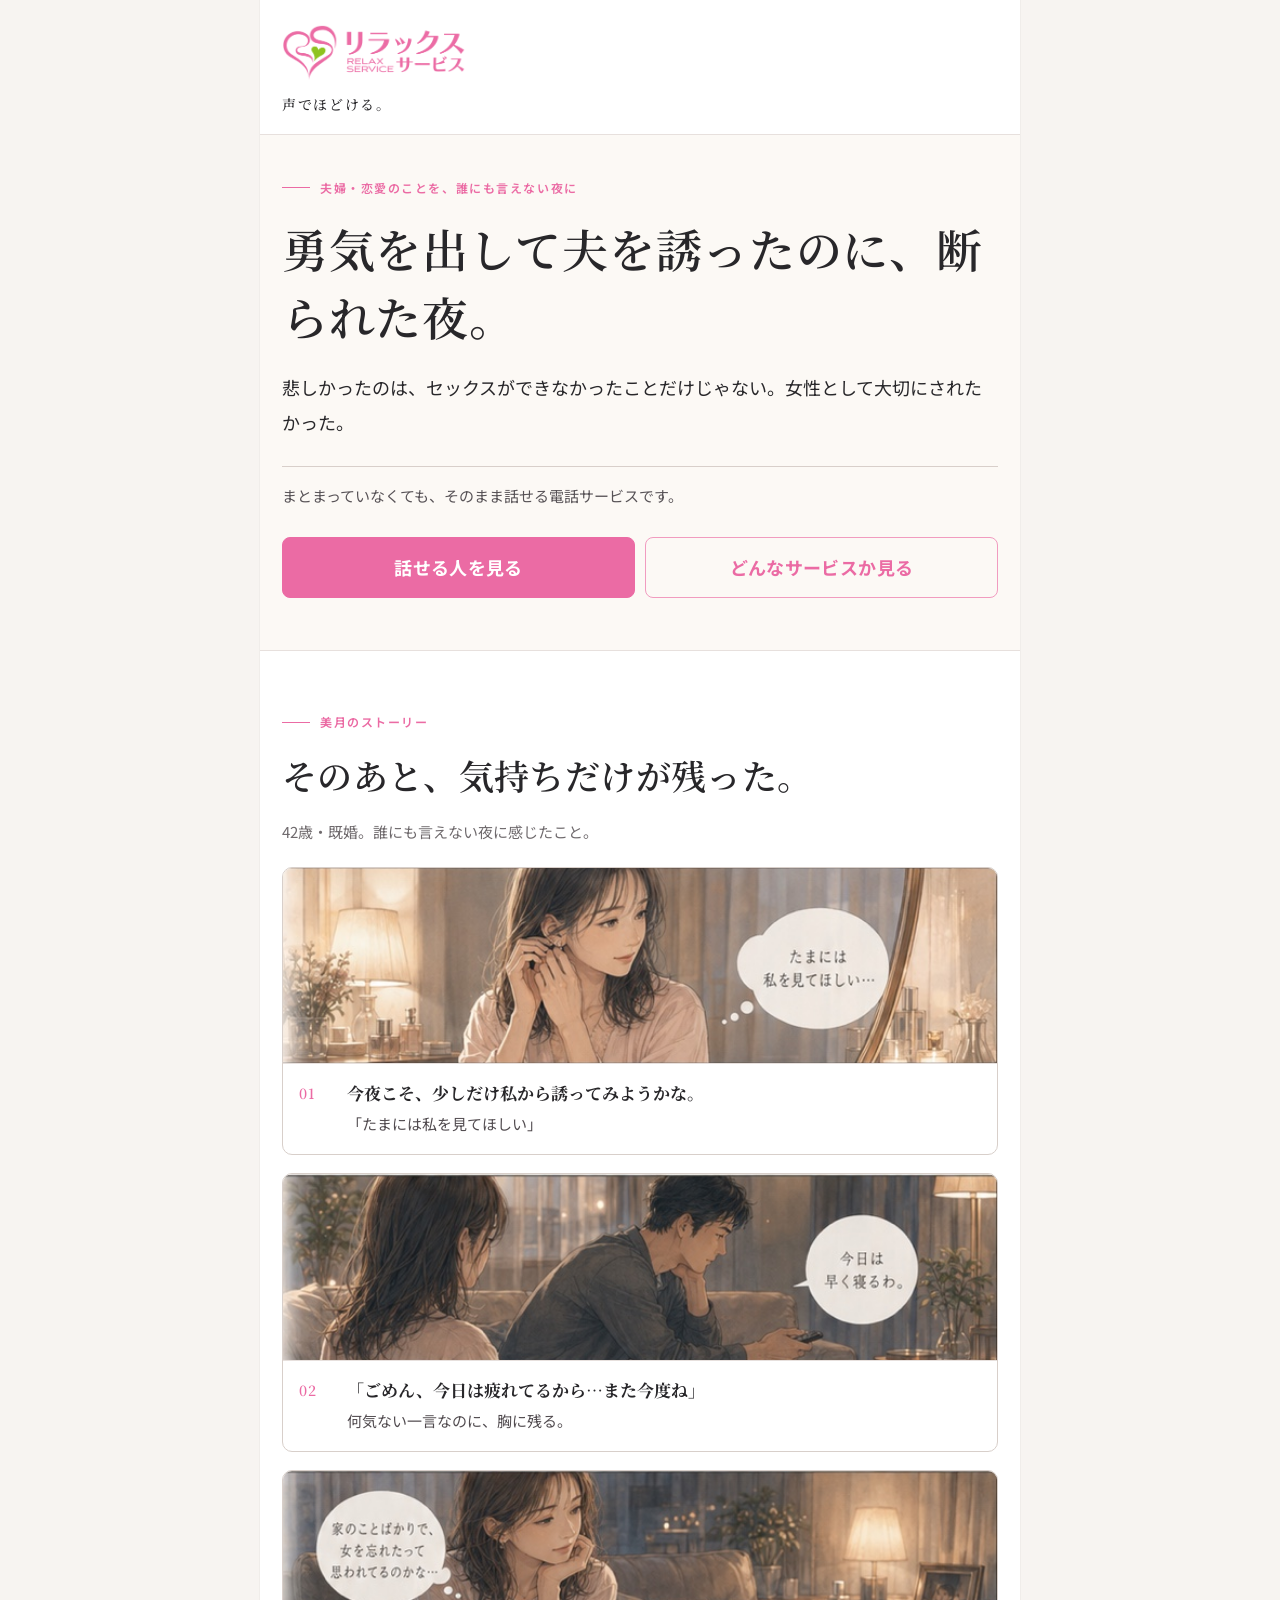
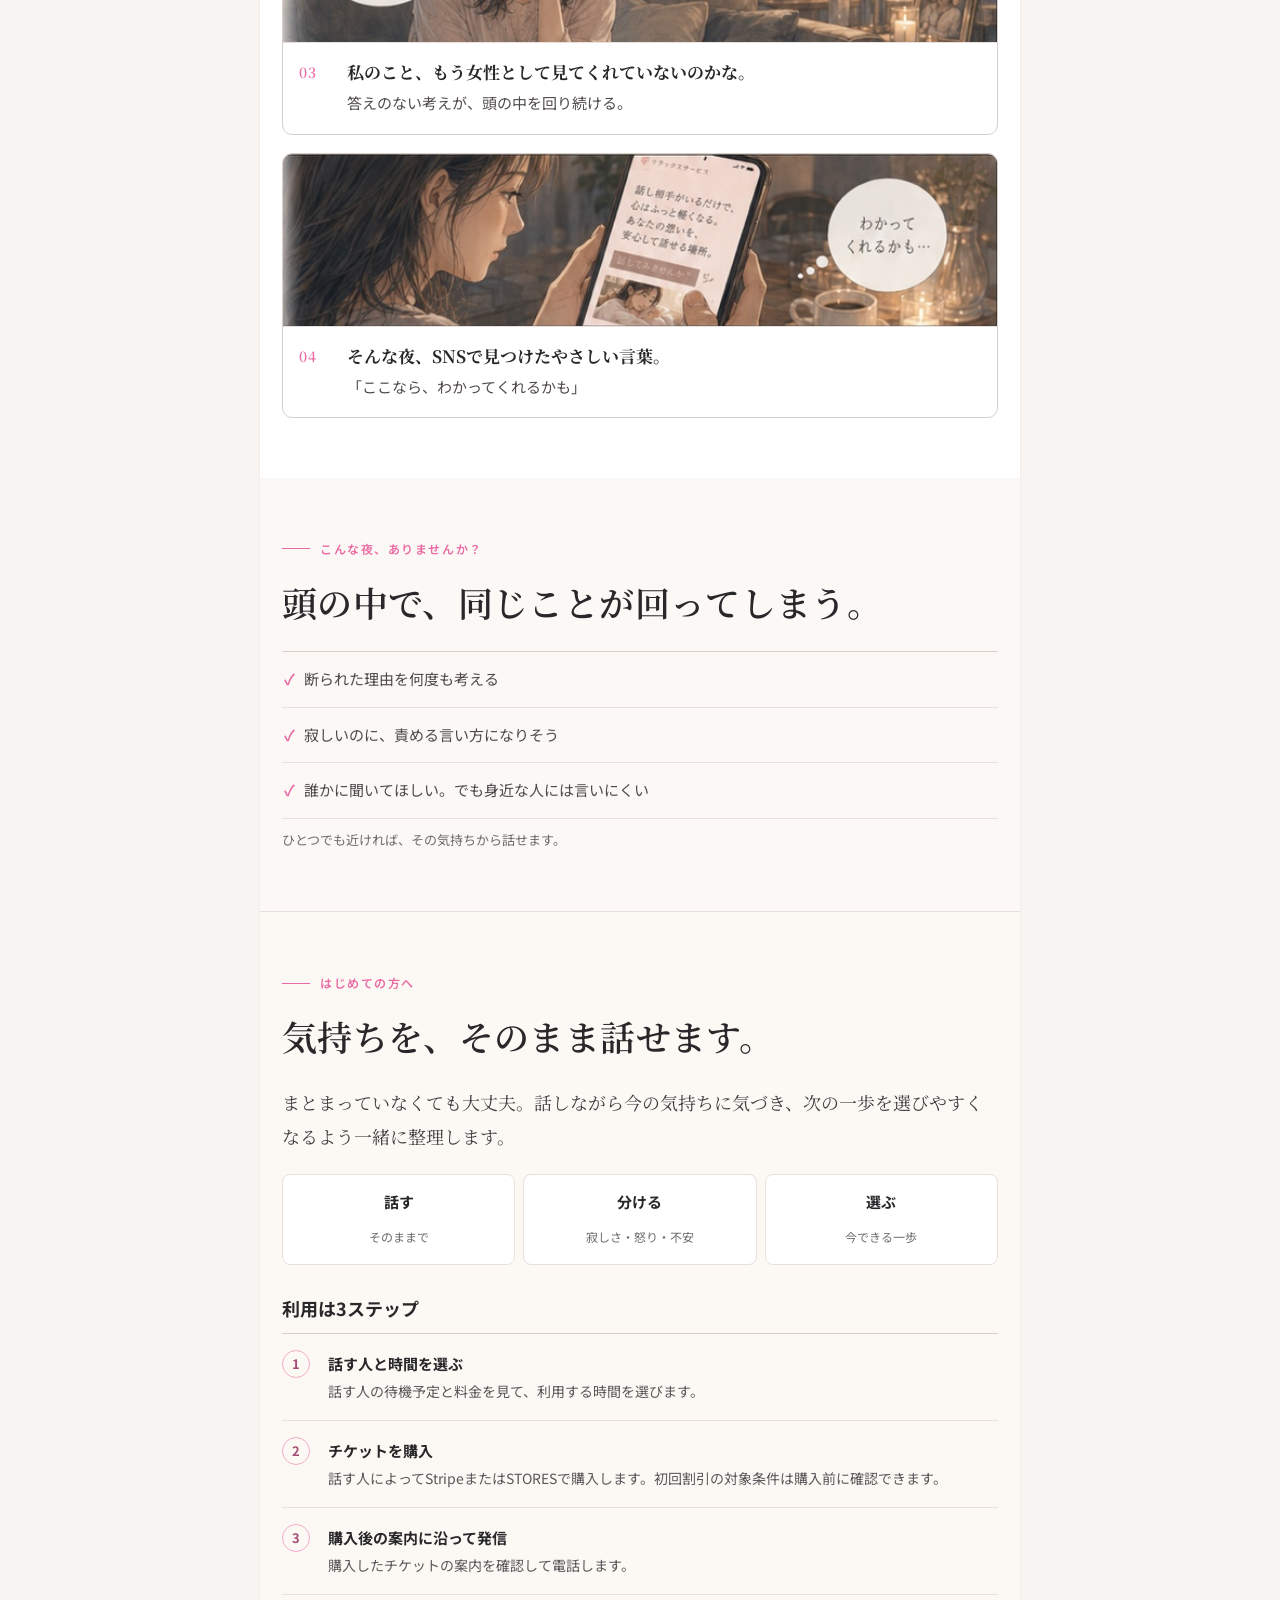
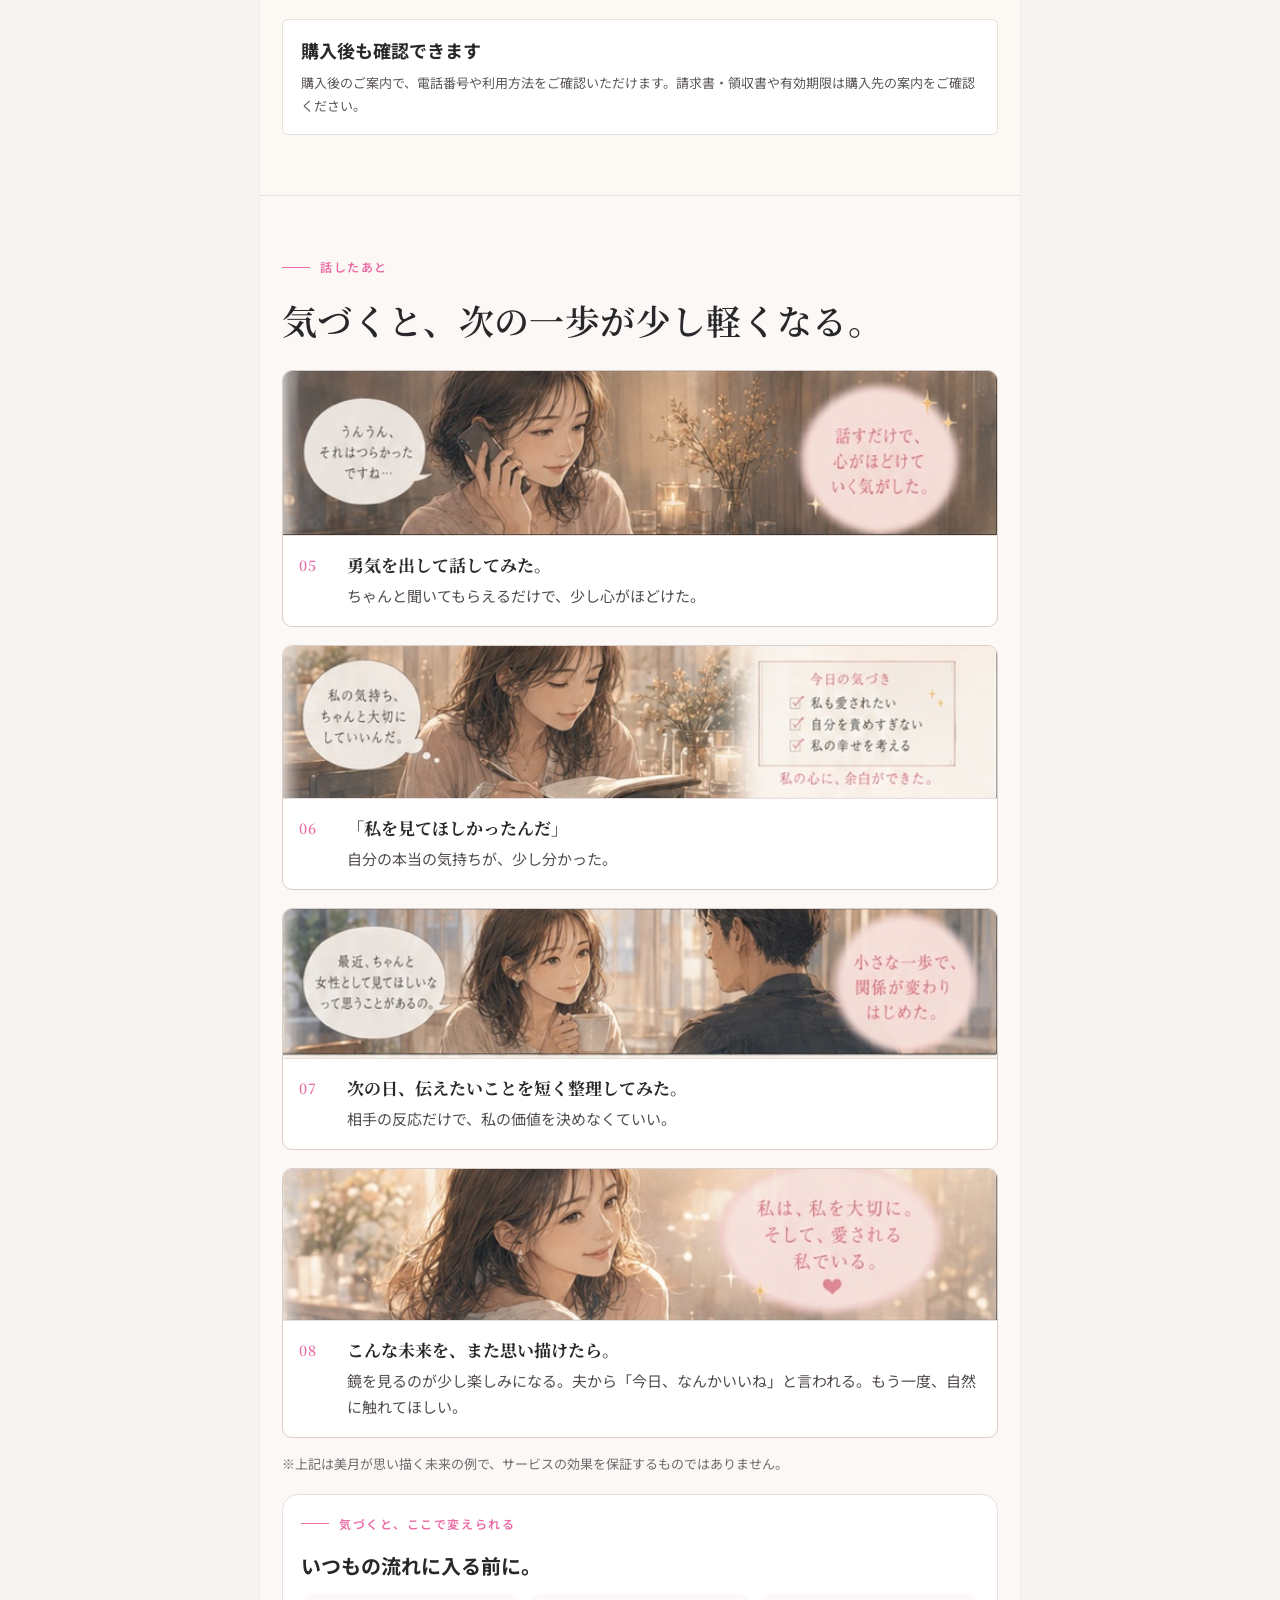
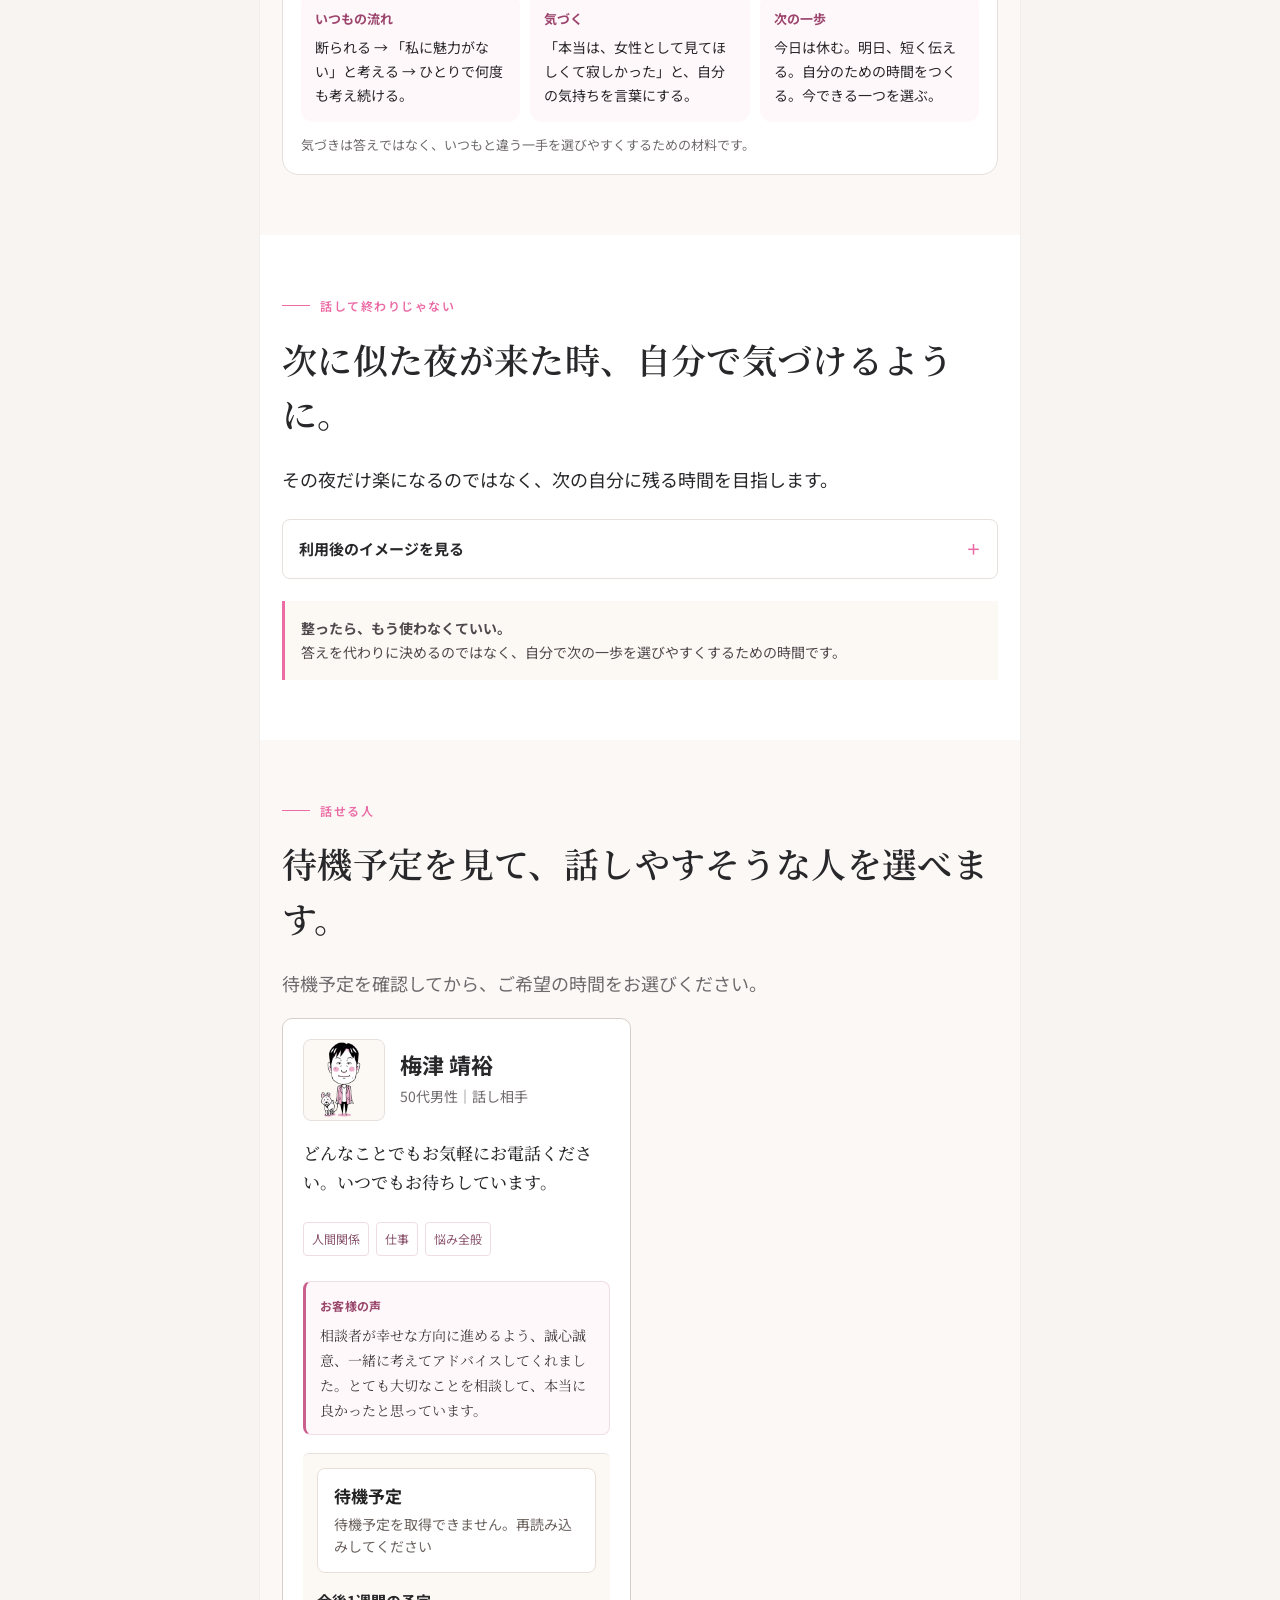
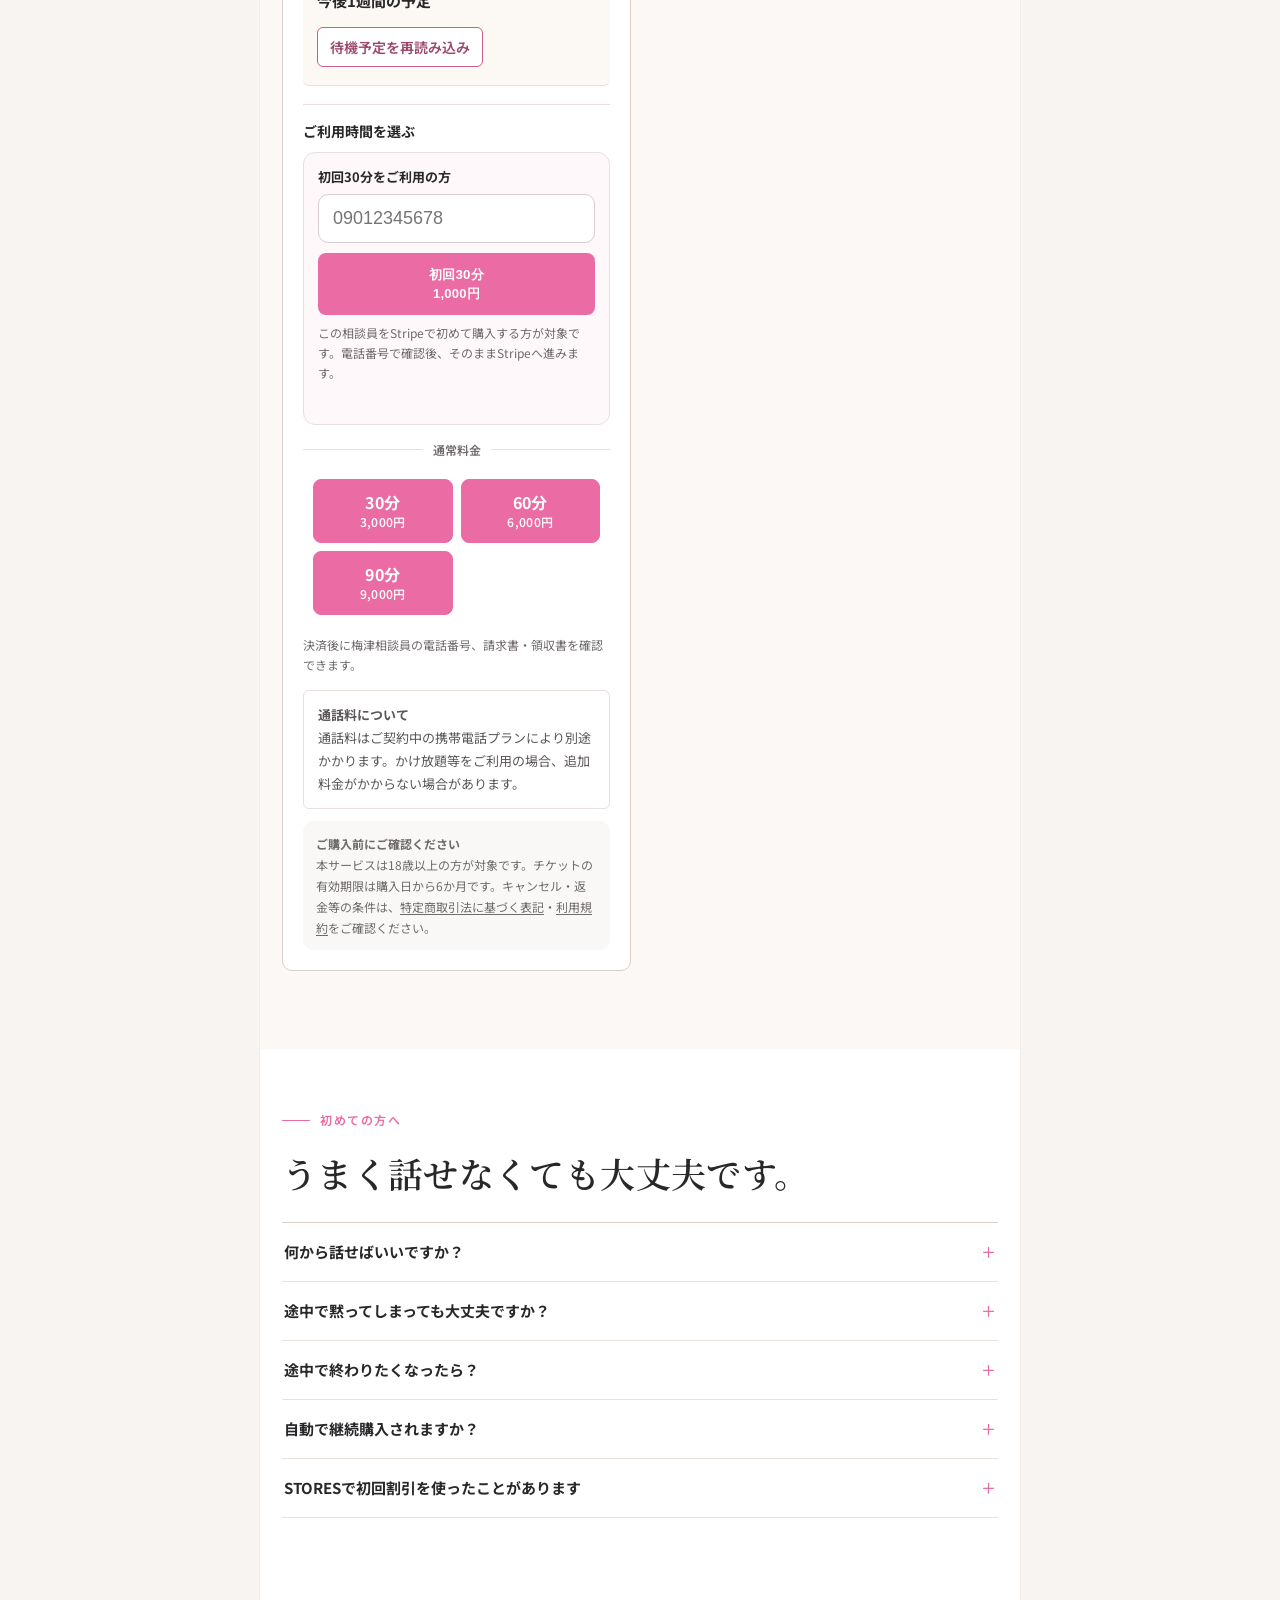
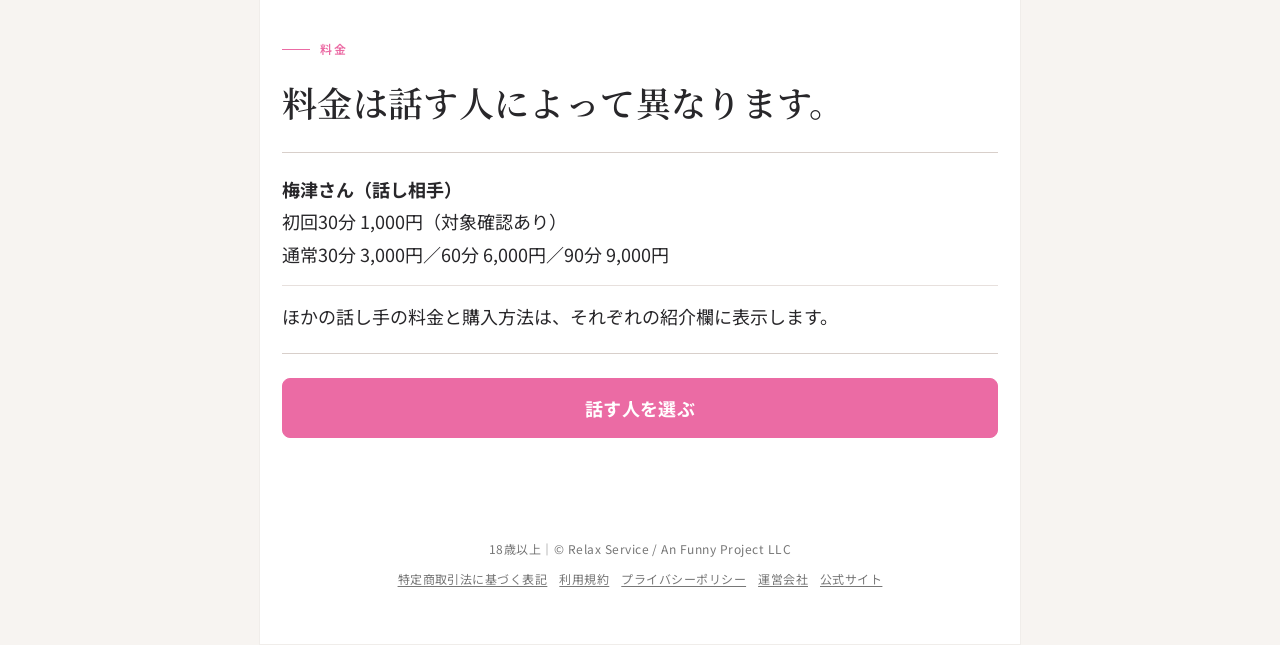
<file: story/mizuki/index.html>
<!DOCTYPE html>
<html lang="ja">
<head>
<meta charset="utf-8"/>
<meta content="width=device-width,initial-scale=1,viewport-fit=cover" name="viewport"/>
<title>勇気を出して夫を誘ったのに、断られた夜。｜リラックスサービス</title>
<meta content="夫婦・恋愛・性の気持ちを、否定されずに話せる電話サービス。今夜を少し軽くし、次の一歩を選びやすくする時間です。" name="description"/>
<meta content="index,follow" name="robots"/>
<link href="https://fonts.googleapis.com" rel="preconnect"/>
<link crossorigin="" href="https://fonts.gstatic.com" rel="preconnect"/>
<link href="https://fonts.googleapis.com/css2?family=Noto+Sans+JP:wght@400;500;600;700&amp;family=Noto+Serif+JP:wght@500;600&amp;display=swap" rel="stylesheet"/>
<link rel="stylesheet" href="/lp001/style.css?v=20260922d"/>
<style>
.purchase-block{margin-top:18px;padding-top:16px;border-top:1px solid var(--line)}
.purchase-label{font-size:14px;font-weight:700;line-height:1.5;color:var(--text)}
.first-ticket-form{margin-top:10px;padding:14px;border:1px solid var(--line);border-radius:12px;background:#fff8fb}
.first-ticket-form label{display:block;font-size:13px;font-weight:700;line-height:1.5;color:var(--text)}
.first-ticket-form input{width:100%;margin-top:7px;padding:13px 14px;border:1px solid #d9cdd3;border-radius:10px;background:#fff;font-size:18px;box-sizing:border-box}
.first-ticket-submit{margin-top:10px!important;min-height:60px;width:100%;border:0;cursor:pointer;flex-direction:column;gap:1px;text-align:center;line-height:1.35}
.first-ticket-submit span{display:block}
.first-ticket-submit small{font-size:13px;font-weight:700;opacity:.96}
.first-ticket-submit:disabled{opacity:.65;cursor:wait}
.first-ticket-note{margin:8px 0 0;font-size:12px;line-height:1.65;color:var(--muted)}
.first-ticket-status{min-height:1.6em;margin:8px 0 0;font-size:12px;line-height:1.5;font-weight:700;color:#9c456d}
.gate-frame{position:absolute;width:1px;height:1px;border:0;opacity:0;pointer-events:none}
.purchase-divider{display:flex;align-items:center;gap:10px;margin:14px 0 8px;color:var(--muted);font-size:12px;font-weight:600}
.purchase-divider:before,.purchase-divider:after{content:"";height:1px;background:var(--line);flex:1}
.ticket-options{display:grid;grid-template-columns:repeat(3,minmax(0,1fr));gap:8px;margin-top:0}
.ticket-options .cta{margin-top:0!important;min-height:64px;padding:10px 4px;flex-direction:column;gap:1px;text-align:center;line-height:1.3}
.ticket-options .cta span{font-size:16px}
.ticket-options .cta small{font-size:12px;font-weight:600;opacity:.94}
.purchase-note{margin:10px 0 0;font-size:12px;line-height:1.65;color:var(--muted)}
.preview-label{display:inline-block;margin-bottom:10px;padding:4px 8px;border:1px solid #d8cfca;border-radius:4px;font-size:11px;color:#6f6a6d;background:#fff}
.pattern-box{margin-top:18px;padding:18px;border:1px solid var(--line);border-radius:16px;background:#fff}
.pattern-box h3{margin:4px 0 12px;font-size:20px;line-height:1.55}
.pattern-flow{display:grid;grid-template-columns:repeat(3,minmax(0,1fr));gap:10px}
.pattern-step{padding:14px;border-radius:12px;background:#fff8fb}
.pattern-step b{display:block;margin-bottom:6px;font-size:13px;color:#9c456d}
.pattern-step p{margin:0;font-size:14px;line-height:1.7}
.pattern-note{margin:12px 0 0;font-size:13px;line-height:1.7;color:var(--muted)}
.purchase-legal{margin:12px 0 0;padding:12px 13px;border-radius:10px;background:#faf8f6;font-size:12px;line-height:1.75;color:var(--muted)}
.purchase-legal a,.footer-links a{color:inherit;text-decoration:underline;text-underline-offset:2px}
.footer-links{margin-top:8px;font-size:12px;line-height:1.8}
.footer-links a{margin:0 6px}
@media(max-width:680px){.pattern-flow{grid-template-columns:1fr}}
@media(max-width:380px){.ticket-options{gap:6px}.ticket-options .cta{min-height:60px;padding:9px 3px}.ticket-options .cta span{font-size:15px}.ticket-options .cta small{font-size:11px}}
</style>
<script>
window.RELAX_LP_ANALYTICS={lp_id:"LP001",scenario:"mizuki",lp_version:"20261002a"};
(function(){
  const params=new URLSearchParams(window.location.search);
  window.RELAX_ANALYTICS_DISABLED=params.get("qa")==="1";
  window.dataLayer=window.dataLayer||[];
  window.gtag=window.gtag||function(){window.dataLayer.push(arguments);};
  if(window.RELAX_ANALYTICS_DISABLED)return;
  const s=document.createElement("script");
  s.async=true;
  s.src="https://www.googletagmanager.com/gtag/js?id=G-X63W5K5P5Q";
  document.head.appendChild(s);
  window.gtag("js",new Date());
  window.gtag("config","G-X63W5K5P5Q");
})();
</script>
<script src="/assets/js/lp-analytics.js?v=20260922b" defer></script>
</head>
<body>
<div class="wrap">
<div class="brandbar">
<img alt="リラックスサービス" class="brandlogo" src="/assets/images/logo.png"/>
<div class="tagline">声でほどける。</div>
</div>
<header class="hero">
<div class="pad">

<div class="kicker">夫婦・恋愛のことを、誰にも言えない夜に</div>
<h1>勇気を出して夫を誘ったのに、断られた夜。</h1>
<p class="lead">悲しかったのは、セックスができなかったことだけじゃない。女性として大切にされたかった。</p>
<div class="hero-note">まとまっていなくても、そのまま話せる電話サービスです。</div>
<div class="cta-row"><a class="cta" href="#people">話せる人を見る</a><a class="cta secondary" href="#service-guide">どんなサービスか見る</a></div>
</div>
</header>
<main>
<section id="story"><div class="pad">
<div class="kicker">美月のストーリー</div>
<h2>そのあと、気持ちだけが残った。</h2>
<p class="story-intro">42歳・既婚。誰にも言えない夜に感じたこと。</p>
<div aria-label="美月の8コマストーリー前半" class="manga-stack">
<article class="manga-panel"><div aria-hidden="true" class="manga-scene manga-scene-1"><img alt="" src="/assets/images/lp001-mizuki-8panel.jpeg"/></div><div class="manga-copy"><span>01</span><p><b>今夜こそ、少しだけ私から誘ってみようかな。</b>「たまには私を見てほしい」</p></div></article>
<article class="manga-panel"><div aria-hidden="true" class="manga-scene manga-scene-2"><img alt="" src="/assets/images/lp001-mizuki-8panel.jpeg"/></div><div class="manga-copy"><span>02</span><p><b>「ごめん、今日は疲れてるから…また今度ね」</b>何気ない一言なのに、胸に残る。</p></div></article>
<article class="manga-panel"><div aria-hidden="true" class="manga-scene manga-scene-3"><img alt="" src="/assets/images/lp001-mizuki-8panel.jpeg"/></div><div class="manga-copy"><span>03</span><p><b>私のこと、もう女性として見てくれていないのかな。</b>答えのない考えが、頭の中を回り続ける。</p></div></article>
<article class="manga-panel"><div aria-hidden="true" class="manga-scene manga-scene-4"><img alt="" src="/assets/images/lp001-mizuki-8panel.jpeg"/></div><div class="manga-copy"><span>04</span><p><b>そんな夜、SNSで見つけたやさしい言葉。</b>「ここなら、わかってくれるかも」</p></div></article>
</div>
</div></section>
<section class="section-soft" id="self-check"><div class="pad">
<div class="kicker">こんな夜、ありませんか？</div>
<h2>頭の中で、同じことが回ってしまう。</h2>
<div class="compact-points">
<div class="compact-point">断られた理由を何度も考える</div>
<div class="compact-point">寂しいのに、責める言い方になりそう</div>
<div class="compact-point">誰かに聞いてほしい。でも身近な人には言いにくい</div>
</div>
<p class="short-note">ひとつでも近ければ、その気持ちから話せます。</p>
</div></section>
<section class="service-primer" id="service-guide"><div class="pad">
<div class="kicker">はじめての方へ</div>
<h2>気持ちを、そのまま話せます。</h2>
<p class="service-definition">まとまっていなくても大丈夫。話しながら今の気持ちに気づき、次の一歩を選びやすくなるよう一緒に整理します。</p>
<div class="compact-flow">
<div><b>話す</b><span>そのままで</span></div>
<div><b>分ける</b><span>寂しさ・怒り・不安</span></div>
<div><b>選ぶ</b><span>今できる一歩</span></div>
</div>
<div class="use-steps"><h3>利用は3ステップ</h3><ol>
<li class="use-step"><span class="step-number">1</span><div><b>話す人と時間を選ぶ</b><p>話す人の待機予定と料金を見て、利用する時間を選びます。</p></div></li>
<li class="use-step"><span class="step-number">2</span><div><b>チケットを購入</b><p>話す人によってStripeまたはSTORESで購入します。初回割引の対象条件は購入前に確認できます。</p></div></li>
<li class="use-step"><span class="step-number">3</span><div><b>購入後の案内に沿って発信</b><p>購入したチケットの案内を確認して電話します。</p></div></li>
</ol></div>
<div class="safety-box"><h3>購入後も確認できます</h3><p>購入後のご案内で、電話番号や利用方法をご確認いただけます。請求書・領収書や有効期限は購入先の案内をご確認ください。</p></div>

</div></section>
<section class="section-soft" id="story-after"><div class="pad">
<div class="kicker">話したあと</div><h2>気づくと、次の一歩が少し軽くなる。</h2>
<div aria-label="美月の8コマストーリー後半" class="manga-stack">
<article class="manga-panel"><div aria-hidden="true" class="manga-scene manga-scene-5"><img alt="" src="/assets/images/lp001-mizuki-8panel.jpeg"/></div><div class="manga-copy"><span>05</span><p><b>勇気を出して話してみた。</b>ちゃんと聞いてもらえるだけで、少し心がほどけた。</p></div></article>
<article class="manga-panel"><div aria-hidden="true" class="manga-scene manga-scene-6"><img alt="" src="/assets/images/lp001-mizuki-8panel.jpeg"/></div><div class="manga-copy"><span>06</span><p><b>「私を見てほしかったんだ」</b>自分の本当の気持ちが、少し分かった。</p></div></article>
<article class="manga-panel"><div aria-hidden="true" class="manga-scene manga-scene-7"><img alt="" src="/assets/images/lp001-mizuki-8panel.jpeg"/></div><div class="manga-copy"><span>07</span><p><b>次の日、伝えたいことを短く整理してみた。</b>相手の反応だけで、私の価値を決めなくていい。</p></div></article>
<article class="manga-panel"><div aria-hidden="true" class="manga-scene manga-scene-8"><img alt="" src="/assets/images/lp001-mizuki-8panel.jpeg"/></div><div class="manga-copy"><span>08</span><p><b>こんな未来を、また思い描けたら。</b>鏡を見るのが少し楽しみになる。夫から「今日、なんかいいね」と言われる。もう一度、自然に触れてほしい。</p></div></article>
</div>
<p class="muted" style="margin-top:14px;font-size:13px">※上記は美月が思い描く未来の例で、サービスの効果を保証するものではありません。</p>
<div class="pattern-box">
<div class="kicker">気づくと、ここで変えられる</div>
<h3>いつもの流れに入る前に。</h3>
<div class="pattern-flow">
<div class="pattern-step"><b>いつもの流れ</b><p>断られる → 「私に魅力がない」と考える → ひとりで何度も考え続ける。</p></div>
<div class="pattern-step"><b>気づく</b><p>「本当は、女性として見てほしくて寂しかった」と、自分の気持ちを言葉にする。</p></div>
<div class="pattern-step"><b>次の一歩</b><p>今日は休む。明日、短く伝える。自分のための時間をつくる。今できる一つを選ぶ。</p></div>
</div>
<p class="pattern-note">気づきは答えではなく、いつもと違う一手を選びやすくするための材料です。</p>
</div>
</div></section>
<section id="repeat-case"><div class="pad">
<div class="kicker">話して終わりじゃない</div>
<h2>次に似た夜が来た時、自分で気づけるように。</h2>
<p class="lead">その夜だけ楽になるのではなく、次の自分に残る時間を目指します。</p>
<details class="secondary-story">
<summary>利用後のイメージを見る</summary>
<div class="secondary-story-body">
<div class="repeat-case">
<div class="repeat-step"><span class="repeat-step-num">1</span><div><b>話した夜</b><p>今夜は答えを出さず、まず休む。</p></div></div>
<div class="repeat-step"><span class="repeat-step-num">2</span><div><b>次の日</b><p>「昨日ちょっと寂しかった」と短く伝える。</p></div></div>
<div class="repeat-step"><span class="repeat-step-num">3</span><div><b>また似た夜が来た時</b><p>「この流れ、前と同じかも」と気づき、前に整理したことを思い出して一度立ち止まる。</p></div></div>
</div>
</div></details>
<div class="reassurance"><b>整ったら、もう使わなくていい。</b><br>答えを代わりに決めるのではなく、自分で次の一歩を選びやすくするための時間です。</div>
</div></section>
<section class="section-soft" id="people"><div class="pad">
<div class="kicker">話せる人</div><h2>待機予定を見て、話しやすそうな人を選べます。</h2>
<p class="muted">待機予定を確認してから、ご希望の時間をお選びください。</p>
<div class="counselors">
<article class="person" data-counselor-id="0000-3"><div class="person-top"><div class="avatar"><img alt="梅津 靖裕" src="/assets/images/umetsu.png"/></div><div><div class="person-name">梅津 靖裕</div><div class="meta">50代男性｜話し相手</div></div></div><p class="one-line">どんなことでもお気軽にお電話ください。いつでもお待ちしています。</p><div class="tags"><span class="tag">人間関係</span><span class="tag">仕事</span><span class="tag">悩み全般</span></div><div class="schedule" id="realtime-schedule-0000-3"><div aria-live="polite" class="realtime-status" id="realtime-status-0000-3"><div class="realtime-status-label" id="realtime-label-0000-3">待機予定</div><div class="realtime-status-time" id="realtime-time-0000-3">待機予定を読み込み中…</div></div><div class="schedule-head"><b>今後1週間の予定</b></div><ul class="schedule-list" id="realtime-week-0000-3"><li>待機予定を読み込み中…</li></ul></div>
<div class="purchase-block">
<div class="purchase-label">ご利用時間を選ぶ</div>
<form class="first-ticket-form" id="initial-ticket-form" data-initial-checkout data-consultant-no="0000-3" data-lp-id="LP001" data-action-url="https://script.google.com/macros/s/AKfycbyuumB90EbJS9sesozUegcU6GgNjyPPmqKbL3ztT37lqw7tOjkDwL4-ysuvNX4xsSWS6w/exec" novalidate>
<label for="initial-phone">初回30分をご利用の方</label>
<input id="initial-phone" data-initial-phone name="phone" type="tel" inputmode="tel" autocomplete="tel" placeholder="09012345678" aria-describedby="initial-note initial-status" required>
<button class="cta first-ticket-submit" data-initial-submit id="initial-submit" type="submit"><span>初回30分</span><small>1,000円</small></button>
<p class="first-ticket-note" id="initial-note">この相談員をStripeで初めて購入する方が対象です。電話番号で確認後、そのままStripeへ進みます。</p>
<p class="first-ticket-status" data-initial-status id="initial-status" aria-live="polite"></p>
</form>
<div class="purchase-divider"><span>通常料金</span></div>
<div class="ticket-options" aria-label="梅津相談員の通常購入時間">
<a class="cta" href="https://buy.stripe.com/3cI8wO8i4goRb0gf0T0co00?client_reference_id=0000-3_LP001"><span>30分</span><small>3,000円</small></a>
<a class="cta" href="https://buy.stripe.com/4gM14mfKw7Sl7O4dWP0co01?client_reference_id=0000-3_LP001"><span>60分</span><small>6,000円</small></a>
<a class="cta" href="https://buy.stripe.com/7sY00igOA3C5d8odWP0co02?client_reference_id=0000-3_LP001"><span>90分</span><small>9,000円</small></a>
</div>
<p class="purchase-note">決済後に梅津相談員の電話番号、請求書・領収書を確認できます。</p>
<div class="fee-note"><b>通話料について</b><br>通話料はご契約中の携帯電話プランにより別途かかります。かけ放題等をご利用の場合、追加料金がかからない場合があります。</div>
<div class="purchase-legal"><b>ご購入前にご確認ください</b><br>本サービスは18歳以上の方が対象です。チケットの有効期限は購入日から6か月です。キャンセル・返金等の条件は、<a href="/legal/tokusho/">特定商取引法に基づく表記</a>・<a href="https://www.relax-s.com/terms.html" target="_blank" rel="noopener">利用規約</a>をご確認ください。</div>
</div>
</article>
</div>
<p class="muted" id="dynamic-catalog-status" role="status" aria-live="polite"></p>
</div></section>
<section id="faq"><div class="pad">
<div class="kicker">初めての方へ</div><h2>うまく話せなくても大丈夫です。</h2>
<div class="faq-list">
<details class="faq-item"><summary>何から話せばいいですか？</summary><div class="faq-answer">「何から話せばいいか分からない」と、そのまま伝えて大丈夫です。今いちばん頭から離れないことから、一緒に整理します。</div></details>
<details class="faq-item"><summary>途中で黙ってしまっても大丈夫ですか？</summary><div class="faq-answer">大丈夫です。考える時間や沈黙も含めて、その人のペースで話せます。</div></details>
<details class="faq-item"><summary>途中で終わりたくなったら？</summary><div class="faq-answer">無理に話し続ける必要はありません。ご自身の判断で通話を終えられます。</div></details>
<details class="faq-item"><summary>自動で継続購入されますか？</summary><div class="faq-answer">されません。必要な時に、必要な時間のチケットを都度購入します。</div></details>
<details class="faq-item"><summary>STORESで初回割引を使ったことがあります</summary><div class="faq-answer">Stripe移行後は、相談員ごとに初回30分をご利用いただけます。電話番号で対象確認後、そのままStripeへ進みます。</div></details>
</div>
</div></section>
<section><div class="pad"><div class="kicker">料金</div><h2>料金は話す人によって異なります。</h2><div class="pricebox"><p><b>梅津さん（話し相手）</b><br/>初回30分 1,000円（対象確認あり）<br/>通常30分 3,000円／60分 6,000円／90分 9,000円</p><p>ほかの話し手の料金と購入方法は、それぞれの紹介欄に表示します。</p></div><div class="final-cta"><a class="cta" href="#people">話す人を選ぶ</a></div></div></section>
</main>
<footer class="footer">
<div>18歳以上｜© Relax Service / An Funny Project LLC</div>
<div class="footer-links"><a href="/legal/tokusho/">特定商取引法に基づく表記</a><a href="https://www.relax-s.com/terms.html" target="_blank" rel="noopener">利用規約</a><a href="https://www.relax-s.com/privacy.html" target="_blank" rel="noopener">プライバシーポリシー</a><a href="https://www.relax-s.com/company.html" target="_blank" rel="noopener">運営会社</a><a href="https://www.relax-s.com/" target="_blank" rel="noopener">公式サイト</a></div>
</footer>
</div>
<script src="/lp001/lp-config.js?v=20261002a" defer></script>
<script src="/lp001/app.js?v=20261031a" defer></script>
<script src="/assets/js/payment-policy.js?v=20261002a" defer></script>
<script src="/assets/js/initial-checkout.js?v=20260924d" defer></script>
<script src="/story/mizuki/counselor-catalog.js?v=20261121a" defer></script>
</body>
</html>
</file>
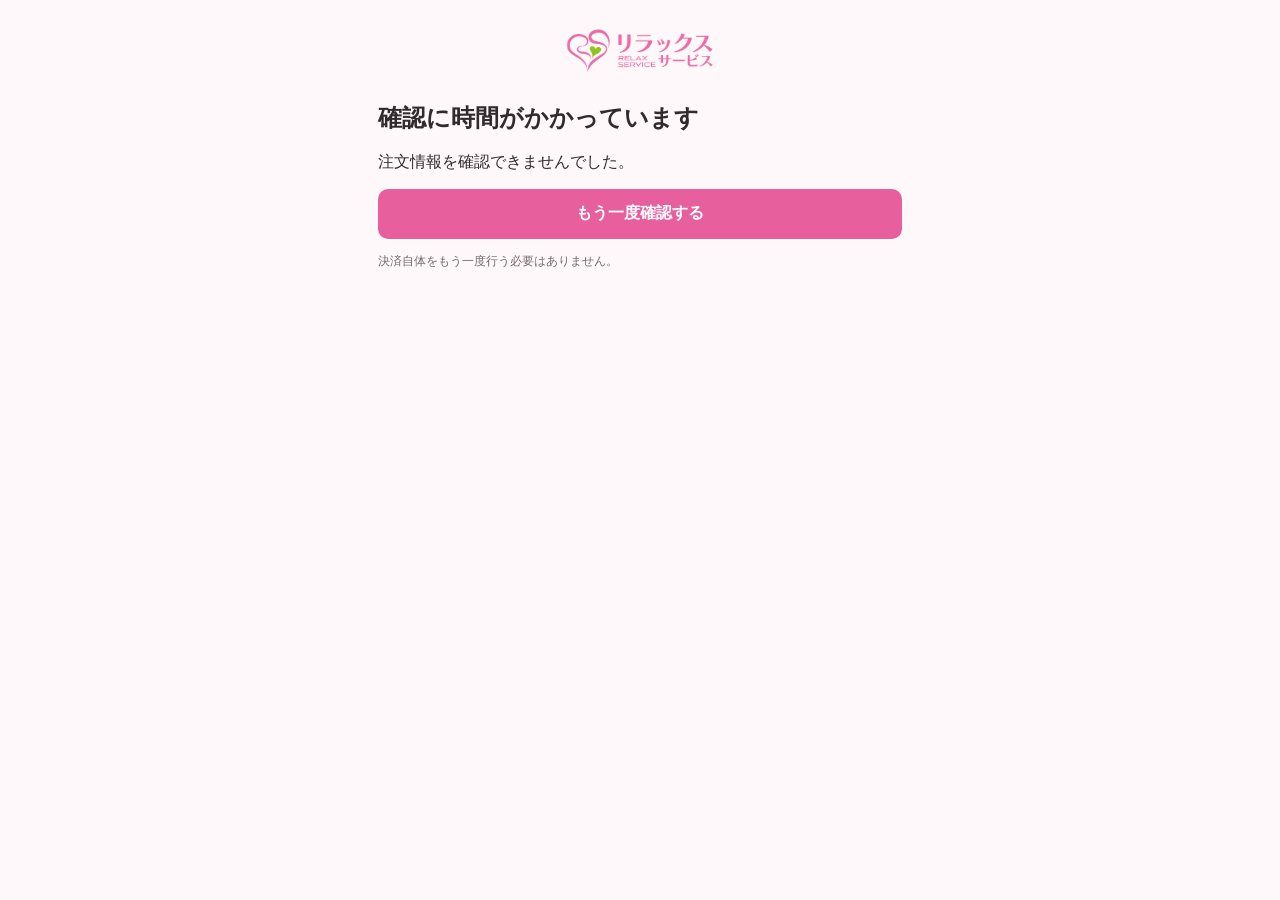
<file: story/purchase-success/index.html>
<!DOCTYPE html>
<html lang="ja">
<head>
<meta charset="utf-8">
<meta name="viewport" content="width=device-width,initial-scale=1,viewport-fit=cover">
<meta name="robots" content="noindex,nofollow">
<meta name="referrer" content="no-referrer">
<script>
// Strip an emailed grant before loading scripts, images or analytics. It is
// consumed once into the page closure below; never put it in browser storage.
window.RELAX_PURCHASE_VIEW_BOOT=(function(){
  const raw=String(location.hash||"");
  if(!raw)return {raw:"",cleaned:true};
  try{history.replaceState(null,"",location.pathname);return {raw:raw,cleaned:true};}
  catch(_){return {raw:"",cleaned:false};}
})();
</script>
<title>ご購入ありがとうございます｜リラックスサービス</title>
<style>
:root{--pink:#e75f9d;--pink-dark:#a13e69;--bg:#fff8fb;--line:#eadde3;--text:#302b2d;--muted:#756b70}
*{box-sizing:border-box}
body{margin:0;background:var(--bg);color:var(--text);font-family:-apple-system,BlinkMacSystemFont,"Noto Sans JP","Hiragino Kaku Gothic ProN",sans-serif}
.wrap{max-width:560px;margin:0 auto;padding:24px 18px 56px}
.brand{display:flex;align-items:center;justify-content:center;margin:4px 0 26px}
.brand img{width:148px;height:auto}
h1{font-size:24px;line-height:1.45;margin:0 0 8px}
.lead{font-weight:700;line-height:1.7;margin:0 0 18px}
.card,.phone,.notice{background:#fff;border:1px solid var(--line);border-radius:12px;padding:16px;margin:14px 0}
.card{line-height:1.8;overflow-wrap:anywhere}
.phone strong{display:block;margin-top:6px;font-size:27px;line-height:1.2;color:#1647d8}
.btn{display:flex;align-items:center;justify-content:center;width:100%;min-height:50px;padding:12px 14px;margin:10px 0;border:0;border-radius:10px;background:var(--pink);color:#fff;text-decoration:none;font-size:16px;font-weight:800;text-align:center}
.btn.secondary{background:#fff;color:var(--pink-dark);border:1px solid #e6bdd0}
.small{font-size:12px;line-height:1.7;color:var(--muted)}
.actions{margin-top:20px}
.loading{padding:56px 8px;text-align:center}
.loading b{display:block;font-size:20px;margin-bottom:10px}
.error{display:none}
.bridge{position:absolute;width:1px;height:1px;opacity:0;border:0;pointer-events:none}
</style>
</head>
<body>
<main class="wrap">
<div class="brand"><img src="/assets/images/logo.png" alt="リラックスサービス"></div>

<section id="loading" class="loading" aria-live="polite">
<b>お支払いを確認しています</b>
<div class="small">そのまま少しお待ちください。</div>
</section>

<section id="success" hidden>
<h1>ご購入ありがとうございます</h1>
<p class="lead">お支払いを確認しました。</p>
<div class="card" id="ticket-card"></div>
<div id="phone-area"></div>
<div id="documents" class="actions"></div>
<p id="expires"></p>
<p class="small" id="confirmation"></p>
</section>

<section id="error" class="error" aria-live="polite">
<h1 id="error-title">確認に時間がかかっています</h1>
<p id="error-message">お支払い直後は反映に少し時間がかかる場合があります。</p>
<button class="btn" type="button" id="retry">もう一度確認する</button>
<p class="small">決済自体をもう一度行う必要はありません。</p>
</section>

<iframe id="bridge" class="bridge" title="決済確認" aria-hidden="true"></iframe>
</main>

<script src="/assets/js/purchase-bridge-config.js?v=20261024a"></script>
<script src="/assets/js/purchase-bridge-session.js?v=20261024a"></script>
<script src="/assets/js/purchase-bridge-grant.js?v=20261106a"></script>
<script>
(function(){
  "use strict";

  const GAS_URL="https://script.google.com/macros/s/AKfycbyuumB90EbJS9sesozUegcU6GgNjyPPmqKbL3ztT37lqw7tOjkDwL4-ysuvNX4xsSWS6w/exec";
  const boot=window.RELAX_PURCHASE_VIEW_BOOT||{raw:"",cleaned:false};
  delete window.RELAX_PURCHASE_VIEW_BOOT;
  const config=window.RELAX_PURCHASE_BRIDGE_CONFIG;
  const mode=config&&config.mode;
  const params=new URLSearchParams(location.search);
  const fragment=new URLSearchParams(boot.raw.slice(1));
  const validGrantBoot=boot.cleaned&&fragment.getAll("session_id").length===1&&
    fragment.getAll("view_grant").length===1&&Array.from(fragment.keys()).length===2;
  const sessionId=mode==="grant"?String(fragment.get("session_id")||""):String(params.get("session_id")||"");
  const loading=document.getElementById("loading");
  const success=document.getElementById("success");
  const error=document.getElementById("error");
  const errorMessage=document.getElementById("error-message");
  const bridge=document.getElementById("bridge");
  let timer=null;
  let awaiting=false;
  let completed=false;
  let sessionGate=null;
  const issuedV2Requests=new Set();
  const recheckMode=mode==="v2"||mode==="grant";
  let v2Suspended=recheckMode&&document.visibilityState==="hidden";
  const errorText="確認できませんでした。決済をやり直さず、時間をおいてもう一度確認してください。";

  function trustedOrigin(origin){
    try{
      const u=new URL(origin);
      return u.protocol==="https:"&&(
        u.hostname==="script.google.com"||
        u.hostname==="script.googleusercontent.com"||
        u.hostname.endsWith(".googleusercontent.com")
      );
    }catch(_){return false}
  }

  function esc(s){
    return String(s==null?"":s).replace(/[&<>"']/g,function(c){
      return {"&":"&amp;","<":"&lt;",">":"&gt;",'"':"&quot;","'":"&#39;"}[c];
    });
  }

  function phoneDigits(value){
    if(typeof value!=="string"||!/^\+?[\d\s().-]+$/.test(value.trim()))return "";
    let digits=value.replace(/\D/g,"");
    if(digits.indexOf("81")===0)digits="0"+digits.slice(2);
    return /^0\d{9,10}$/.test(digits)?digits:"";
  }

  function documentUrl(value){
    if(typeof value!=="string")return "";
    try{
      const u=new URL(value);
      if(u.protocol!=="https:"||u.username||u.password||u.port||u.hash)return "";
      if(u.hostname!=="stripe.com"&&!u.hostname.endsWith(".stripe.com"))return "";
      return u.pathname!=="/"?u.href:"";
    }catch(_){return "";}
  }

  function validDetails(data){
    return ["counselorName","ticketLabel","amountLabel","lpId","consultantNo"].every(function(key){
      return typeof data[key]==="string"&&data[key].trim().length>0;
    })&&["standard","initial"].includes(data.ticketKind)&&
      [30,60,90].includes(data.durationMinutes)&&
      Number.isSafeInteger(data.amountJpy)&&data.amountJpy>0;
  }

  function showError(message){
    clearTimeout(timer);
    if(sessionGate)sessionGate.cancel();
    awaiting=false;
    loading.hidden=true;
    success.hidden=true;
    error.style.display="block";
    if(message) errorMessage.textContent=message;
  }

  function track(data){
    if(!window.gtag){
      window.dataLayer=window.dataLayer||[];
      window.gtag=function(){window.dataLayer.push(arguments);};
      const s=document.createElement("script");
      s.async=true;
      s.src="https://www.googletagmanager.com/gtag/js?id=G-X63W5K5P5Q";
      document.head.appendChild(s);
      window.gtag("js",new Date());
      // The URL query contains a payment session; omit it from analytics.
      window.gtag("config","G-X63W5K5P5Q",{page_location:location.origin+location.pathname});
    }

    const key="relax_purchase_"+sessionId;
    try{
      if(!localStorage.getItem(key)){
        window.gtag("event","purchase_complete",data);
        localStorage.setItem(key,"1");
      }
    }catch(_){
      window.gtag("event","purchase_complete",data);
    }
  }

  function render(data){
    clearTimeout(timer);
    awaiting=false;
    completed=true;
    loading.hidden=true;
    error.style.display="none";
    success.hidden=false;

    document.getElementById("ticket-card").innerHTML=
      "<b>"+esc(data.counselorName)+"</b><br>"+
      esc(data.ticketLabel)+"<br>"+esc(data.amountLabel);

    const phoneArea=document.getElementById("phone-area");
    const digits=phoneDigits(data.counselorPhone);
    if(digits){
      phoneArea.innerHTML=
        '<div class="phone"><div>お電話先</div><strong>'+esc(data.counselorPhone)+'</strong></div>'+
        '<a class="btn phone-call" href="tel:'+esc(digits)+'">相談員へ電話をかける</a>'+
        '<p>購入時に入力した電話番号から、番号を通知してお電話ください。</p>';
    }else{
      phoneArea.innerHTML=
        '<div class="notice">相談員の電話番号を確認できていません。決済をやり直さず、この画面を保存し、時間をおいて再読み込みしてください。</div>';
    }

    const docs=[];
    const receiptUrl=documentUrl(data.receiptUrl);
    const invoicePdfUrl=documentUrl(data.invoicePdfUrl);
    const invoiceUrl=documentUrl(data.invoiceUrl);
    if(receiptUrl){
      docs.push('<a class="btn secondary" href="'+esc(receiptUrl)+'" target="_blank" rel="noopener noreferrer">領収書を開く</a>');
    }
    if(invoicePdfUrl){
      docs.push('<a class="btn secondary" href="'+esc(invoicePdfUrl)+'" target="_blank" rel="noopener noreferrer">請求書PDFを開く</a>');
    }else if(invoiceUrl){
      docs.push('<a class="btn secondary" href="'+esc(invoiceUrl)+'" target="_blank" rel="noopener noreferrer">請求書を確認する</a>');
    }
    document.getElementById("documents").innerHTML=docs.length
      ? '<div class="small">お支払い書類</div>'+docs.join("")
      : '<p class="small">請求書・領収書はStripeで準備でき次第ご確認いただけます。</p>';

    document.getElementById("expires").textContent=
      data.expiresLabel ? "有効期限："+String(data.expiresLabel) : "";

    document.getElementById("confirmation").textContent=
      data.confirmationId ? "決済確認番号："+String(data.confirmationId) : "";

    const analytics={
      lp_id:data.lpId,
      consultant_no:data.consultantNo,
      ticket_kind:data.ticketKind,
      duration:data.durationMinutes,
      amount:data.amountJpy,
      value:data.amountJpy,
      currency:"JPY"
    };
    track(analytics);

    const callLink=phoneArea.querySelector("a.phone-call");
    if(callLink)callLink.addEventListener("click",function(){
      if(!window.gtag)return;
      window.gtag("event","call_click",{
        lp_id:data.lpId,
        consultant_no:data.consultantNo,
        ticket_kind:data.ticketKind,
        duration:data.durationMinutes
      });
    },{once:true});
  }

  function load(){
    if(awaiting||completed)return;
    if(recheckMode&&(v2Suspended||document.visibilityState==="hidden"))return;
    if((mode==="grant"?!validGrantBoot:(!boot.cleaned||!!boot.raw||params.getAll("session_id").length!==1))||
      sessionId.length>256||!/^cs_(?:test|live)_[a-zA-Z0-9]+$/.test(sessionId)){
      if(mode==="grant"){
        document.getElementById("error-title").textContent="購入メールをご確認ください";
        document.getElementById("retry").hidden=true;
        showError("購入メールに記載した確認リンクからお進みください。メールが届かない場合は、決済をやり直さず運営へご確認ください。");
      }else showError("注文情報を確認できませんでした。");
      return;
    }

    let endpoint=GAS_URL,request;
    try{
      if(mode==="grant"){
        endpoint=config.endpointUrl;
        if(typeof endpoint!=="string"||!/^https:\/\/script\.google\.com\/macros\/s\/[A-Za-z0-9_-]+\/exec$/.test(endpoint)||
          typeof window.RelaxPurchaseGrantSession!=="function")throw Error("GRANT_NOT_READY");
        if(!sessionGate)sessionGate=window.RelaxPurchaseGrantSession({sessionId:sessionId,
          grant:fragment.get("view_grant"),parentOrigin:location.origin});
        request=sessionGate.begin();
        if(issuedV2Requests.has(request.request_id))throw Error("REQUEST_REUSED");
        issuedV2Requests.add(request.request_id);
      }else if(mode==="v2"){
        endpoint=config.endpointUrl;
        // Static configuration pins the exact reviewed deployment. No URL or
        // message override, query parameters, or fallback to the side-effectful
        // legacy handler is allowed when v2 cannot be used.
        if(typeof endpoint!=="string"||endpoint===GAS_URL||
          !/^https:\/\/script\.google\.com\/macros\/s\/[A-Za-z0-9_-]+\/exec$/.test(endpoint)||
          typeof window.RelaxPurchaseBridgeSession!=="function")throw Error("V2_NOT_READY");
        if(!sessionGate)sessionGate=window.RelaxPurchaseBridgeSession({sessionId:sessionId,parentOrigin:location.origin});
        request=sessionGate.begin();
        if(issuedV2Requests.has(request.request_id))throw Error("REQUEST_REUSED");
        issuedV2Requests.add(request.request_id);
      }else if(mode==="legacy"){
        request={action:"success_bridge",session_id:sessionId,parent_origin:location.origin};
      }else{
        throw Error("CONFIG_REQUIRED");
      }
    }catch(_){showError(errorText);return;}

    loading.hidden=false;
    success.hidden=true;
    error.style.display="none";
    awaiting=true;

    clearTimeout(timer);
    timer=setTimeout(function(){
      showError("確認に時間がかかっています。もう一度確認してください。");
    },20000);
    // Start the timeout before navigation so an immediate mock/bridge reply
    // cannot leave a new timer behind after rendering.
    if(mode==="grant"){
      // Only the POST body carries the grant. Remove the temporary controls
      // after submission so the secret is not retained in the DOM.
      let form;
      try{
        bridge.name="purchase_view_"+request.request_id;
        form=document.createElement("form");form.method="post";form.action=endpoint;
        form.target=bridge.name;form.hidden=true;
        Object.keys(request).forEach(function(key){const input=document.createElement("input");
          input.type="hidden";input.name=key;input.value=request[key];form.appendChild(input);});
        document.body.appendChild(form);form.submit();
      }catch(_){showError(errorText);}
      finally{if(form)form.remove();}
    }else{
      const q=new URLSearchParams(request);
      bridge.src=endpoint+"?"+q.toString()+"&_="+Date.now();
    }
  }

  window.addEventListener("message",function(e){
    if(recheckMode){
      if(!awaiting||completed||!sessionGate)return;
      let result;
      try{result=sessionGate.accept(e);}catch(_){showError(errorText);return;}
      if(!result)return;
      if(result.ok===true)render(result);
      else showError(result.message||errorText);
      return;
    }
    if(mode!=="legacy")return;
    if(!awaiting||completed||!trustedOrigin(e.origin))return;

    const data=e.data||{};
    if(typeof data!=="object"||Array.isArray(data))return;
    if(data.source!=="relax-stripe-gas"||data.kind!=="purchase_success")return;

    // This is display validation, not authentication or payment verification.
    // The existing nested GAS bridge does not echo a session/request identifier.
    if(data.ok===true){
      if(validDetails(data))render(data);
      else showError("購入内容を確認できませんでした。決済をやり直さず、時間をおいてもう一度確認してください。");
    }else if(data.ok===false){
      showError(typeof data.message==="string"&&data.message ? data.message : "お支払いを確認できませんでした。");
    }
  });

  document.getElementById("retry").addEventListener("click",load);
  function clearRestoredView(){
    clearTimeout(timer);
    if(sessionGate)sessionGate.cancel();
    sessionGate=null;
    awaiting=false;
    completed=false;
    ["ticket-card","phone-area","documents"].forEach(function(id){document.getElementById(id).innerHTML="";});
    ["expires","confirmation"].forEach(function(id){document.getElementById(id).textContent="";});
    success.hidden=true;
    loading.hidden=false;
    error.style.display="none";
  }
  function suspendV2(){
    if(!recheckMode)return;
    v2Suspended=true;
    clearRestoredView();
  }
  function resumeV2(){
    if(!recheckMode||!v2Suspended||document.visibilityState==="hidden")return;
    v2Suspended=false;
    load();
  }
  // v2 and grant reads confirm afresh. Never re-run legacy on return.
  // Hide private DOM and cancel the old challenge on either kind of departure.
  // pageshow and visibilitychange may both signal the same return, in either
  // order; consume the suspended state once to avoid duplicate confirmations.
  window.addEventListener("pagehide",suspendV2);
  window.addEventListener("pageshow",function(e){
    if(e.persisted)resumeV2();
  });
  document.addEventListener("visibilitychange",function(){
    if(document.visibilityState==="hidden")suspendV2();
    else resumeV2();
  });
  load();
})();
</script>
</body>
</html>
</file>
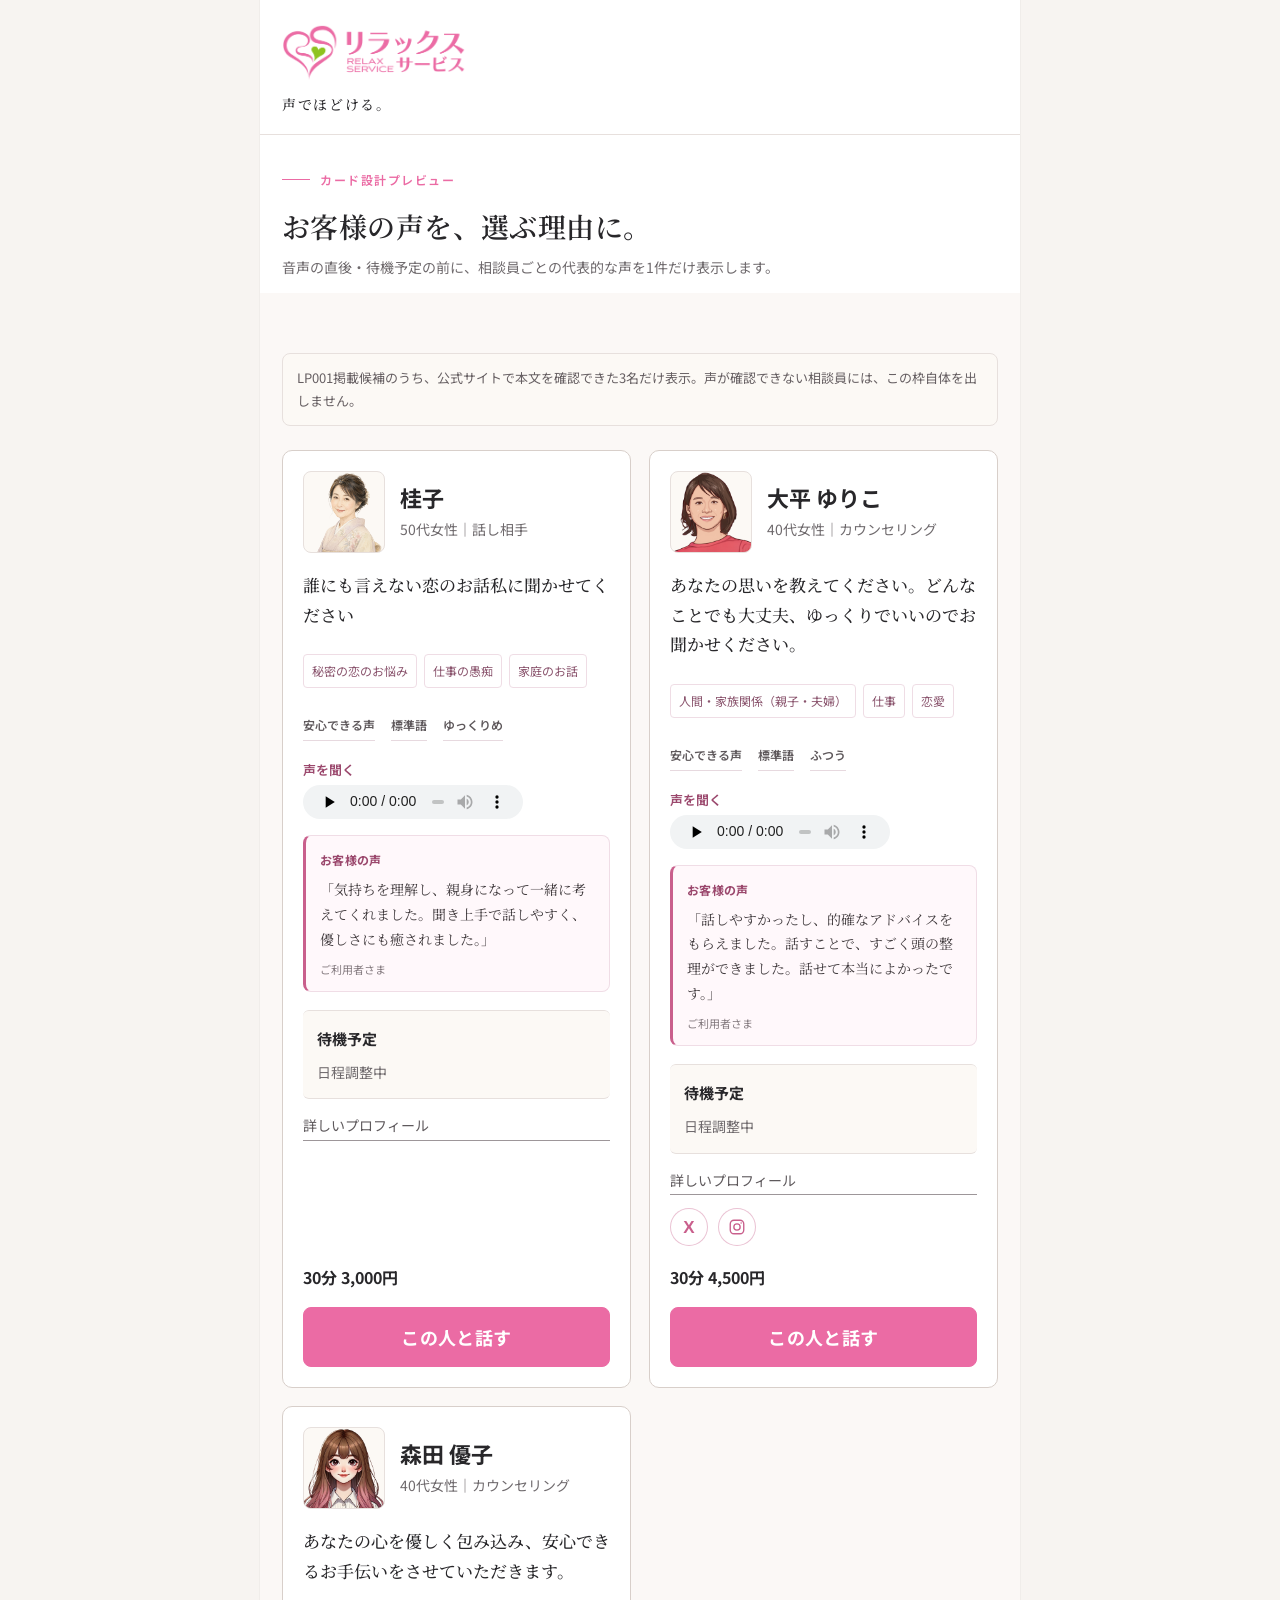
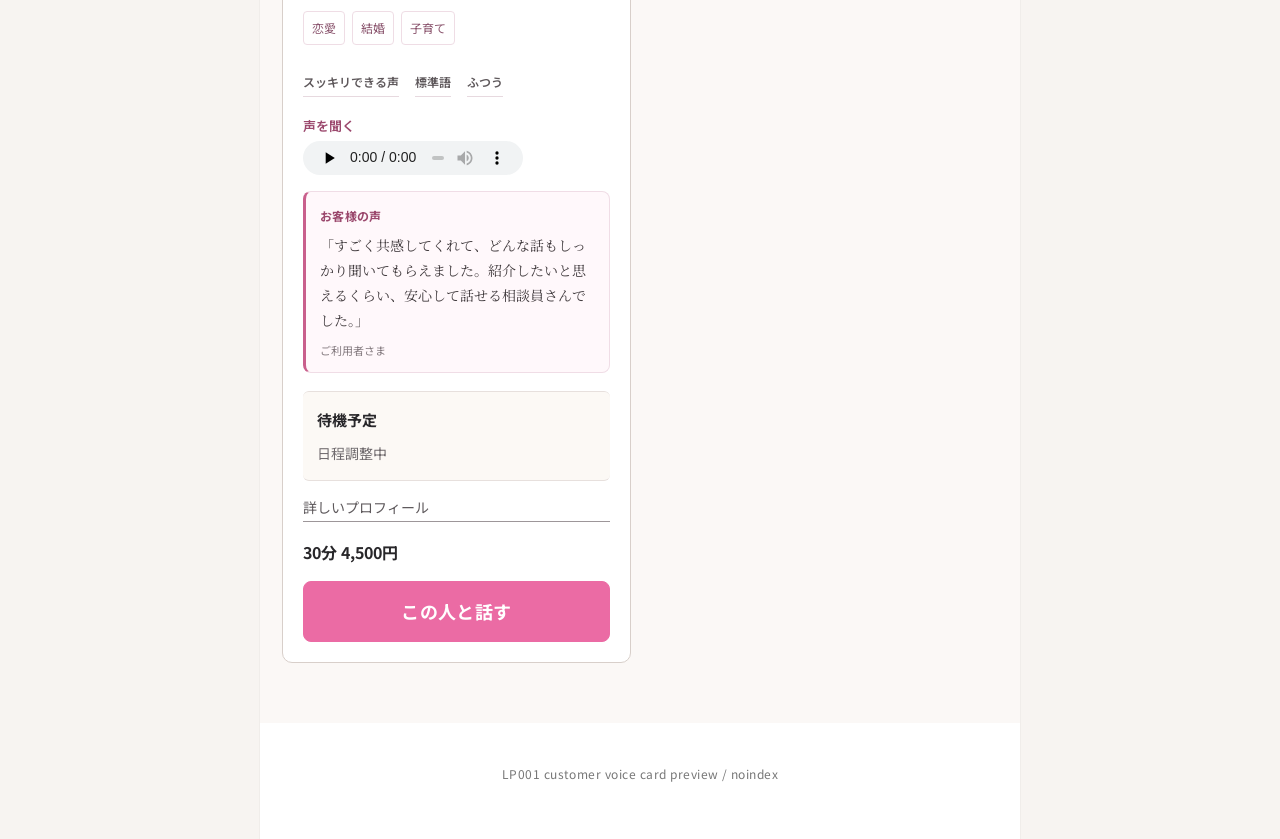
<file: lp001/customer-voice-preview.html>
<!DOCTYPE html>
<html lang="ja">
<head>
<meta charset="utf-8"/>
<meta content="width=device-width,initial-scale=1,viewport-fit=cover" name="viewport"/>
<title>相談員カード・お客様の声プレビュー｜リラックスサービス</title>
<meta name="robots" content="noindex,nofollow"/>
<link href="https://fonts.googleapis.com" rel="preconnect"/>
<link crossorigin="" href="https://fonts.gstatic.com" rel="preconnect"/>
<link href="https://fonts.googleapis.com/css2?family=Noto+Sans+JP:wght@400;500;600;700&amp;family=Noto+Serif+JP:wght@500;600&amp;display=swap" rel="stylesheet"/>
<link rel="stylesheet" href="./style.css"/>
<style>
.preview-head{padding:34px 22px 12px;background:#fff}
.preview-head h1{font-size:28px;margin:0 0 8px}
.preview-head p{font-size:14px;color:#6F6A6D;margin:0}
.customer-voice{margin:14px 0 2px;padding:13px 14px 12px;background:#FFF8FB;border:1px solid #F0DDE6;border-left:3px solid #C95F8C;border-radius:8px}
.customer-voice-label{font-size:12px;font-weight:700;letter-spacing:.03em;color:#9B486D;margin:0 0 6px}
.customer-voice-quote{font-family:"Noto Serif JP",serif;font-size:14px;line-height:1.78;color:#403A3D;margin:0}
.customer-voice-who{font-size:11px;color:#847A7F;margin-top:7px}
.preview-note{margin:0 0 24px;padding:12px 14px;border:1px solid #E7E0DD;border-radius:8px;background:#FCF9F5;font-size:13px;color:#665F62}
</style>
</head>
<body>
<div class="wrap">
<div class="brandbar">
<img alt="リラックスサービス" class="brandlogo" src="/assets/images/logo.png"/>
<div class="tagline">声でほどける。</div>
</div>
<div class="preview-head">
<div class="kicker">カード設計プレビュー</div>
<h1>お客様の声を、選ぶ理由に。</h1>
<p>音声の直後・待機予定の前に、相談員ごとの代表的な声を1件だけ表示します。</p>
</div>
<section class="section-soft" id="people">
<div class="pad">
<div class="preview-note">LP001掲載候補のうち、公式サイトで本文を確認できた3名だけ表示。声が確認できない相談員には、この枠自体を出しません。</div>
<div class="counselors">

<article class="person" data-counselor-id="0124">
<div class="person-top"><div class="avatar"><img alt="桂子" src="/assets/images/keiko.png"/></div><div><div class="person-name">桂子</div><div class="meta">50代女性｜話し相手</div></div></div>
<p class="one-line">誰にも言えない恋のお話私に聞かせてください</p>
<div class="tags"><span class="tag">秘密の恋のお悩み</span><span class="tag">仕事の愚痴</span><span class="tag">家庭のお話</span></div>
<div class="voice"><span>安心できる声</span><span>標準語</span><span>ゆっくりめ</span></div>
<div class="voice-sample"><div class="voice-native-label">声を聞く</div><audio class="voice-native-audio" controls playsinline preload="none" src="/assets/audio/keiko.mp3"></audio></div>
<div class="customer-voice"><div class="customer-voice-label">お客様の声</div><p class="customer-voice-quote">「気持ちを理解し、親身になって一緒に考えてくれました。聞き上手で話しやすく、優しさにも癒されました。」</p><div class="customer-voice-who">ご利用者さま</div></div>
<div class="schedule"><div class="schedule-head"><b>待機予定</b></div><div class="muted" style="font-size:14px">日程調整中</div></div>
<a class="profile-link" href="https://www.relax-s.com/supporter.html#%E6%A1%82%E5%AD%90%E7%B4%B9%E4%BB%8B">詳しいプロフィール</a>
<div class="price">30分 3,000円</div><a class="cta" href="#">この人と話す</a>
</article>

<article class="person" data-counselor-id="0099">
<div class="person-top"><div class="avatar"><img alt="大平 ゆりこ" src="/assets/images/ohira.png"/></div><div><div class="person-name">大平 ゆりこ</div><div class="meta">40代女性｜カウンセリング</div></div></div>
<p class="one-line">あなたの思いを教えてください。どんなことでも大丈夫、ゆっくりでいいのでお聞かせください。</p>
<div class="tags"><span class="tag">人間・家族関係（親子・夫婦）</span><span class="tag">仕事</span><span class="tag">恋愛</span></div>
<div class="voice"><span>安心できる声</span><span>標準語</span><span>ふつう</span></div>
<div class="voice-sample"><div class="voice-native-label">声を聞く</div><audio class="voice-native-audio" controls playsinline preload="none" src="/assets/audio/ohira.mp3"></audio></div>
<div class="customer-voice"><div class="customer-voice-label">お客様の声</div><p class="customer-voice-quote">「話しやすかったし、的確なアドバイスをもらえました。話すことで、すごく頭の整理ができました。話せて本当によかったです。」</p><div class="customer-voice-who">ご利用者さま</div></div>
<div class="schedule"><div class="schedule-head"><b>待機予定</b></div><div class="muted" style="font-size:14px">日程調整中</div></div>
<a class="profile-link" href="https://www.relax-s.com/counselor.html#%E5%A4%A7%E5%B9%B3%E3%82%86%E3%82%8A%E3%81%93%E7%B4%B9%E4%BB%8B">詳しいプロフィール</a>
<div aria-label="SNS" class="social-links"><a aria-label="Xを開く" class="social-link" href="https://x.com/afprelax_ohira" rel="noopener noreferrer" target="_blank"><span aria-hidden="true" class="social-x">X</span></a><a aria-label="Instagramを開く" class="social-link" href="https://www.instagram.com/6438yuri" rel="noopener noreferrer" target="_blank"><svg aria-hidden="true" fill="none" viewBox="0 0 24 24"><rect height="18" rx="5" stroke-width="1.8" width="18" x="3" y="3"></rect><circle cx="12" cy="12" r="4.2" stroke-width="1.8"></circle><circle cx="17.5" cy="6.5" fill="currentColor" r="1" stroke="none"></circle></svg></a></div>
<div class="price">30分 4,500円</div><a class="cta" href="#">この人と話す</a>
</article>

<article class="person" data-counselor-id="0117">
<div class="person-top"><div class="avatar"><img alt="森田 優子" src="/assets/images/morita.png"/></div><div><div class="person-name">森田 優子</div><div class="meta">40代女性｜カウンセリング</div></div></div>
<p class="one-line">あなたの心を優しく包み込み、安心できるお手伝いをさせていただきます。</p>
<div class="tags"><span class="tag">恋愛</span><span class="tag">結婚</span><span class="tag">子育て</span></div>
<div class="voice"><span>スッキリできる声</span><span>標準語</span><span>ふつう</span></div>
<div class="voice-sample"><div class="voice-native-label">声を聞く</div><audio class="voice-native-audio" controls playsinline preload="none" src="/assets/audio/morita.mp3"></audio></div>
<div class="customer-voice"><div class="customer-voice-label">お客様の声</div><p class="customer-voice-quote">「すごく共感してくれて、どんな話もしっかり聞いてもらえました。紹介したいと思えるくらい、安心して話せる相談員さんでした。」</p><div class="customer-voice-who">ご利用者さま</div></div>
<div class="schedule"><div class="schedule-head"><b>待機予定</b></div><div class="muted" style="font-size:14px">日程調整中</div></div>
<a class="profile-link" href="https://www.relax-s.com/counselor.html#%E6%A3%AE%E7%94%B0%E5%84%AA%E5%AD%90%E7%B4%B9%E4%BB%8B">詳しいプロフィール</a>
<div class="price">30分 4,500円</div><a class="cta" href="#">この人と話す</a>
</article>

</div>
</div>
</section>
<footer class="footer">LP001 customer voice card preview / noindex</footer>
</div>
<script>document.querySelectorAll('a.cta[href="#"]').forEach(function(a){a.addEventListener('click',function(e){e.preventDefault();});});</script>
</body>
</html>
</file>
<file: lp001/style.css>
:root{
  --brand-primary:#EB6BA4;
  --brand-accent:#8FC320;
  --bg:#FFFFFF;
  --paper:#FCF9F5;
  --soft:#FBF8F6;
  --text:#28272A;
  --muted:#6F6A6D;
  --line:#E7E0DD;
  --line-strong:#D8CFCA;
  --radius:10px;
  --radius-small:6px;
}
*{box-sizing:border-box}
html{scroll-behavior:smooth}
body{margin:0;background:var(--bg);color:var(--text);font-family:"Noto Sans JP",system-ui,-apple-system,sans-serif;line-height:1.82;font-size:17px;-webkit-font-smoothing:antialiased}
a{color:inherit}
img{max-width:100%}
.wrap{width:min(100%,760px);margin:auto;background:#fff}
.pad{padding:0 22px}
section{padding:60px 0}
h1,h2,h3,p{margin-top:0}
h1,h2,.editorial{font-family:"Noto Serif JP",serif}
h1{font-size:clamp(31px,8.2vw,46px);font-weight:600;line-height:1.48;letter-spacing:.015em;margin-bottom:20px}
h2{font-size:clamp(26px,6.6vw,35px);font-weight:600;line-height:1.55;letter-spacing:.01em;margin-bottom:22px}
h3{font-size:21px;line-height:1.5;margin-bottom:10px}
.brandbar{padding:24px 22px 16px;background:#fff;border-bottom:1px solid var(--line)}
.brandlogo{width:184px;max-width:54vw;height:auto;display:block}
.tagline{margin-top:10px;font-family:"Noto Serif JP",serif;font-size:14px;font-weight:500;color:var(--text);letter-spacing:.12em}
.hero{padding:42px 0 52px;background:var(--paper);border-bottom:1px solid var(--line)}
.kicker{display:flex;align-items:center;gap:10px;font-weight:600;color:var(--brand-primary);font-size:12px;letter-spacing:.13em;margin-bottom:15px}
.kicker:before{content:"";width:28px;height:1px;background:var(--brand-primary);flex:0 0 auto}
.lead{font-size:18px;line-height:1.95;margin-bottom:0}
.hero-note{margin:26px 0 0;padding:15px 0 0;border-top:1px solid var(--line-strong);font-size:15px;color:#575256}
.cta{display:flex;align-items:center;justify-content:center;text-decoration:none;min-height:52px;padding:13px 20px;border-radius:8px;font-weight:700;background:var(--brand-primary);color:#fff;border:1px solid var(--brand-primary);box-shadow:none;letter-spacing:.02em}
.cta.secondary{background:transparent;color:var(--brand-primary);border:1px solid rgba(235,107,164,.65)}
.cta-row{display:grid;gap:10px;margin-top:28px}
.section-soft{background:var(--soft)}
.comic{display:grid;gap:0;border-top:1px solid var(--line-strong)}
.comic-panel{min-height:150px;border:0;border-bottom:1px solid var(--line);background:transparent;padding:24px 2px;display:grid;grid-template-columns:46px 1fr;gap:14px;align-items:start}
.comic-index{font-family:"Noto Serif JP",serif;color:var(--brand-primary);font-size:15px;letter-spacing:.08em;padding-top:3px}
.comic-panel b{display:block;font-family:"Noto Serif JP",serif;font-size:19px;font-weight:600;line-height:1.65}
.comic-panel p{margin:7px 0 0;font-size:16px;color:#5B575A}
.summary-band{margin-top:24px;padding:6px 0 6px 18px;border-left:2px solid var(--brand-primary);background:transparent;font-family:"Noto Serif JP",serif;font-size:18px;line-height:1.8;font-weight:500}
.emotion-list,.change-list{display:grid;gap:0;border-top:1px solid var(--line-strong)}
.emotion,.change{background:transparent;border:0;border-bottom:1px solid var(--line);border-radius:0;padding:19px 2px}
.emotion b{display:block;font-family:"Noto Serif JP",serif;font-size:18px;font-weight:600;margin-bottom:5px}
.emotion span{font-size:16px;color:#595559}
.change{display:grid;grid-template-columns:1fr 28px 1fr;gap:10px;align-items:center}
.change span{font-size:15px}
.arrow{color:var(--brand-primary);font-size:19px;font-weight:500;text-align:center}
.muted{color:var(--muted)}
.counselors{display:grid;gap:18px}
.person{border:1px solid var(--line-strong);border-radius:10px;background:#fff;padding:20px;box-shadow:none}
.person-top{display:grid;grid-template-columns:82px 1fr;gap:15px;align-items:center}
.avatar{width:82px;height:82px;border-radius:8px;background:var(--paper);overflow:hidden;display:grid;place-items:center;color:#9A8F94;font-size:13px;font-weight:600;border:1px solid var(--line)}
.avatar img{width:100%;height:100%;object-fit:cover}
.person-name{font-size:22px;font-weight:700;line-height:1.4}
.meta{font-size:14px;color:var(--muted);margin-top:4px}
.one-line{margin:17px 0 14px;font-family:"Noto Serif JP",serif;font-size:17px;font-weight:500;line-height:1.75}
.tags,.voice{display:flex;flex-wrap:wrap;gap:7px;margin:11px 0}
.tag{padding:5px 8px;border-radius:4px;background:#fff;color:#8A546D;font-size:12px;border:1px solid #EFDDE5}
.voice span{padding:4px 0;margin-right:9px;border-radius:0;background:transparent;color:#5E585B;font-size:12px;font-weight:600;border-bottom:1px solid #E7D9DF}
.schedule{margin-top:16px;padding:14px 14px 13px;border-radius:6px;background:var(--paper);border:0;border-top:1px solid var(--line);border-bottom:1px solid var(--line)}
.schedule-head{display:flex;justify-content:space-between;gap:10px;align-items:center;margin-bottom:8px}
.schedule-head b{font-size:15px}
.badge-green{display:inline-block;padding:3px 7px;border-radius:4px;background:#F4F8ED;color:#58731F;font-size:11px;font-weight:700;border:1px solid #DCE8C7}
.schedule ul{list-style:none;margin:0;padding:0;display:grid;gap:6px;font-size:14px}
.profile-link{display:inline-block;margin-top:14px;font-size:14px;color:#5E595C;text-decoration:none;border-bottom:1px solid #9D9699;padding-bottom:1px}
.social-links{display:flex!important;align-items:center;gap:10px;margin:12px 0 0;min-height:40px;visibility:visible!important;opacity:1!important;position:relative;z-index:1}
.social-link{width:38px;height:38px;border:1px solid rgba(201,95,140,.38);border-radius:50%;display:inline-flex!important;align-items:center;justify-content:center;color:#C95F8C!important;text-decoration:none;background:#fff;visibility:visible!important;opacity:1!important;transition:background .15s ease,border-color .15s ease,color .15s ease,transform .15s ease}
.social-link:hover,.social-link:focus-visible{background:#FFF5F8;border-color:#C95F8C;color:#B9537E;outline:none}
.social-link:active{transform:scale(.97)}
.social-link svg{width:18px;height:18px;display:block;stroke:currentColor}
.social-link .social-x{font-size:17px;line-height:1;font-weight:700;font-family:Arial,Helvetica,sans-serif;transform:translateY(-.5px)}
@media(max-width:480px){.social-link{width:40px;height:40px}.social-link svg{width:19px;height:19px}.social-link .social-x{font-size:18px}}

.price{margin-top:16px;font-size:16px;font-weight:700}
.person .cta{margin-top:14px}
.pricebox{padding:6px 0;border-radius:0;background:transparent;border-top:1px solid var(--line-strong);border-bottom:1px solid var(--line-strong)}
.pricebox p{padding:14px 0;margin:0;border-bottom:1px solid var(--line)}
.pricebox p:last-child{border-bottom:0}
.footer{padding:40px 22px 54px;text-align:center;color:#777;font-size:12px;letter-spacing:.04em}
@media(min-width:700px){
  body{font-size:18px;background:#F7F4F1}
  .wrap{box-shadow:0 0 0 1px rgba(50,40,40,.03)}
  .cta-row{grid-template-columns:1fr 1fr}
  .emotion-list{grid-template-columns:1fr 1fr;border-bottom:1px solid var(--line)}
  .emotion:nth-child(odd){border-right:1px solid var(--line);padding-right:22px}
  .emotion:nth-child(even){padding-left:22px}
  .counselors{grid-template-columns:1fr 1fr}
  .person{display:flex;flex-direction:column}
  .person .price{margin-top:auto;padding-top:16px}
  .person .cta{flex:0 0 auto}
}

.schedule-link{display:inline-block;margin-top:8px;font-size:13px;color:#5E595C;text-decoration:none;border-bottom:1px solid #9D9699;padding-bottom:1px}
.final-cta{margin-top:24px}
.realtime-status{margin:0 0 14px;padding:14px 16px;border:1px solid #eadfd8;background:#fff;border-radius:8px}
.realtime-status.is-online{border-color:#cfe8d7;background:#f7fcf8}
.realtime-status-label{font-size:17px;font-weight:700;line-height:1.5;color:#222}
.realtime-status.is-online .realtime-status-label{color:#2f7a4f}
.realtime-status-time{margin-top:4px;font-size:14px;line-height:1.6;color:#6b625e}
.schedule-subhead{margin:14px 0 8px;font-size:13px;font-weight:700;color:#6b625e;letter-spacing:.02em}
.schedule-list{margin:0;padding-left:1.25em}
.schedule-list li{margin:5px 0;line-height:1.6}
.voice-sample{margin:10px 0 2px}
.voice-play{appearance:none;-webkit-appearance:none;border:1px solid rgba(201,95,140,.42);background:#fff;color:#9B486D;border-radius:999px;min-height:40px;padding:7px 14px;font:600 13px/1.2 "Noto Sans JP",system-ui,-apple-system,sans-serif;cursor:pointer;letter-spacing:.01em;transition:background .15s ease,border-color .15s ease,transform .15s ease}
.voice-play:hover,.voice-play:focus-visible{background:#FFF6F9;border-color:#C95F8C;outline:none}
.voice-play:active{transform:scale(.98)}
.voice-play.is-playing{background:#FFF6F9;border-color:#C95F8C;color:#8E3F62}
.voice-audio{display:none}
@media(max-width:480px){.voice-play{min-height:42px;padding:8px 15px;font-size:14px}}
.voice-play:disabled{opacity:.55;cursor:not-allowed}
.voice-native-label{font:600 13px/1.3 "Noto Sans JP",system-ui,-apple-system,sans-serif;color:#9B486D;margin:0 0 6px}
.voice-sample{margin:10px 0 2px !important;text-align:left !important}
.voice-native-label{margin:0 0 6px !important;text-align:left !important}
.voice-native-audio{display:block !important;margin:0 !important;width:220px !important;max-width:100% !important;height:34px !important}
@media(max-width:480px){.voice-native-label{font-size:13px}.voice-native-audio{width:220px !important;max-width:82vw !important;height:34px !important}}

/* LP001 service-primer */
.service-primer{background:var(--paper);border-top:1px solid var(--line);border-bottom:1px solid var(--line)}
.service-definition{font-family:"Noto Serif JP",serif;font-size:18px;line-height:1.9;margin:0;color:#423D40}
.benefit-grid{display:grid;gap:10px;margin:24px 0}
.benefit-card{background:#fff;border:1px solid var(--line);border-radius:var(--radius-small);padding:17px 18px}
.benefit-label{font-size:12px;font-weight:700;letter-spacing:.08em;color:var(--brand-primary);margin-bottom:5px}
.benefit-card h3{font-size:18px;margin:0 0 6px}
.benefit-card p{font-size:14px;line-height:1.75;color:#5B5659;margin:0}
.use-steps{margin-top:30px}
.use-steps h3{font-size:18px;margin-bottom:11px}
.use-steps ol{list-style:none;margin:0;padding:0;border-top:1px solid var(--line-strong)}
.use-step{display:grid;grid-template-columns:34px 1fr;gap:12px;padding:16px 0;border-bottom:1px solid var(--line);align-items:start}
.step-number{width:28px;height:28px;border:1px solid rgba(235,107,164,.55);border-radius:50%;display:grid;place-items:center;color:#A64E76;font-size:13px;font-weight:700;line-height:1}
.use-step b{display:block;font-size:15px;margin-bottom:3px}
.use-step p{font-size:14px;line-height:1.7;color:#5B5659;margin:0}
.choice-guide{margin-top:24px;border:1px solid var(--line-strong);border-radius:var(--radius-small);background:#fff}
.choice-guide summary{min-height:54px;padding:13px 16px;display:flex;align-items:center;justify-content:space-between;gap:16px;cursor:pointer;font-size:15px;font-weight:700;list-style:none}
.choice-guide summary::-webkit-details-marker{display:none}
.choice-toggle{color:var(--brand-primary);font-size:22px;font-weight:400;line-height:1;transition:transform .15s ease}
.choice-guide[open] .choice-toggle{transform:rotate(45deg)}
.choice-grid{display:grid;gap:0;border-top:1px solid var(--line)}
.service-choice{padding:16px;border-bottom:1px solid var(--line)}
.service-choice:last-child{border-bottom:0}
.service-choice b{display:block;font-family:"Noto Serif JP",serif;font-size:17px;margin-bottom:4px}
.service-choice p{font-size:14px;line-height:1.72;color:#575256;margin:0 0 8px}
.service-route{font-size:12px;font-weight:700;color:#7B7075}
.fortune-link{display:inline-block;margin-top:4px;color:#9B486D;font-size:13px;font-weight:700;text-underline-offset:3px}
.test-notice{margin-top:24px;padding:13px 14px;border-left:3px solid #C78C31;background:#FFFBF2;color:#5E4B2C;font-size:13px;line-height:1.7}
.test-notice b,.test-notice span{display:block}
@media(min-width:700px){
  .benefit-grid{grid-template-columns:1fr 1fr}
  .choice-grid{grid-template-columns:repeat(3,1fr)}
  .service-choice{border-bottom:0;border-right:1px solid var(--line)}
  .service-choice:last-child{border-right:0}
}

/* LP001: mobile-readable eight-panel story */
.story-intro{margin:-6px 0 22px;color:var(--muted);font-size:15px;line-height:1.8}
.manga-stack{display:grid;gap:18px}
.manga-panel{overflow:hidden;border:1px solid var(--line-strong);border-radius:var(--radius);background:#fff}
.manga-scene{position:relative;overflow:hidden;background:#F6EFE9;border-bottom:1px solid var(--line)}
.manga-scene img{position:absolute;left:-27.27%;top:0;width:130.91%;max-width:none;height:auto;display:block}
.manga-scene-1{aspect-ratio:660/181}.manga-scene-1 img{transform:translateY(-12.57%)}
.manga-scene-2{aspect-ratio:660/173}.manga-scene-2 img{transform:translateY(-24.61%)}
.manga-scene-3{aspect-ratio:660/159}.manga-scene-3 img{transform:translateY(-36.26%)}
.manga-scene-4{aspect-ratio:660/160}.manga-scene-4 img{transform:translateY(-47.01%)}
.manga-scene-5{aspect-ratio:660/153}.manga-scene-5 img{transform:translateY(-57.81%)}
.manga-scene-6{aspect-ratio:660/141}.manga-scene-6 img{transform:translateY(-68.23%)}
.manga-scene-7{aspect-ratio:660/139}.manga-scene-7 img{transform:translateY(-77.86%)}
.manga-scene-8{aspect-ratio:660/140}.manga-scene-8 img{transform:translateY(-87.30%)}
.manga-copy{display:grid;grid-template-columns:38px 1fr;gap:10px;padding:15px 16px 17px;align-items:start}
.manga-copy>span{font-family:"Noto Serif JP",serif;color:var(--brand-primary);font-size:14px;font-weight:600;letter-spacing:.08em;padding-top:2px}
.manga-copy p{font-size:15px;line-height:1.75;margin:0;color:#514B4F}
.manga-copy b{display:block;font-family:"Noto Serif JP",serif;font-size:17px;line-height:1.7;color:var(--text);margin-bottom:3px}

/* LP001: choice and pre-purchase clarity */
.choice-heading{min-height:54px;padding:13px 16px;display:flex;align-items:center;font-size:15px;font-weight:700}
.first-use-box,.safety-box{margin-top:24px;padding:17px 18px;border:1px solid var(--line);border-radius:var(--radius-small);background:#fff}
.first-use-box h3,.safety-box h3{font-size:18px;margin:0 0 8px}
.first-use-box ol{margin:10px 0 8px;padding-left:1.4em;font-size:14px;line-height:1.85}
.first-use-box p,.safety-box p{font-size:13px;line-height:1.75;color:#5B5659;margin:0}
.safety-box p+p{margin-top:11px;padding-top:11px;border-top:1px solid var(--line)}
.selection-note{margin:20px 0 16px;padding:13px 14px;border-left:3px solid var(--brand-primary);background:#fff;font-size:14px;line-height:1.7}
.selection-note b,.selection-note span{display:block}
.selection-note span{color:var(--muted);margin-top:2px}
.js .counselors:not(.is-expanded) .person:nth-child(n+4){display:none}
.more-counselors-toggle{display:block;width:100%;min-height:50px;margin-top:14px;padding:11px 16px;border:1px solid rgba(235,107,164,.55);border-radius:8px;background:#fff;color:#A64E76;font:700 14px/1.4 "Noto Sans JP",system-ui,-apple-system,sans-serif;cursor:pointer}
.more-counselors-toggle:focus-visible{outline:2px solid rgba(235,107,164,.35);outline-offset:2px}
@media(max-width:480px){
  section{padding:50px 0}
  .pad{padding-left:18px;padding-right:18px}
  .manga-stack{gap:15px}
  .manga-copy{grid-template-columns:32px 1fr;padding:13px 13px 15px}
  .manga-copy p{font-size:14px}
  .manga-copy b{font-size:16px}
}
.schedule-retry{appearance:none;border:1px solid #c95f8c;background:#fff;color:#9b486d;border-radius:6px;padding:8px 12px;font:inherit;font-weight:600;cursor:pointer}
.schedule-retry:focus-visible{outline:3px solid rgba(235,107,164,.25);outline-offset:2px}


/* LP shared: self-check / repeat / faq */
.selfcheck-grid{display:grid;gap:10px;margin-top:22px}
.selfcheck-item{padding:15px 16px;border:1px solid var(--line);border-radius:var(--radius-small);background:#fff;font-size:15px;line-height:1.75;color:#4d474b}
.selfcheck-item b{display:block;font-family:"Noto Serif JP",serif;font-size:17px;line-height:1.6;margin-bottom:3px;color:var(--text)}
.selfcheck-note{margin:14px 0 0;font-size:13px;line-height:1.75;color:var(--muted)}
.repeat-case{margin-top:24px;border-top:1px solid var(--line-strong)}
.repeat-step{display:grid;grid-template-columns:36px 1fr;gap:12px;padding:17px 0;border-bottom:1px solid var(--line);align-items:start}
.repeat-step-num{width:28px;height:28px;border:1px solid rgba(235,107,164,.55);border-radius:50%;display:grid;place-items:center;color:#A64E76;font-size:12px;font-weight:700}
.repeat-step b{display:block;font-family:"Noto Serif JP",serif;font-size:17px;line-height:1.65;margin-bottom:3px}
.repeat-step p{margin:0;font-size:14px;line-height:1.75;color:#5B5659}
.reassurance{margin-top:22px;padding:15px 16px;border-left:3px solid var(--brand-primary);background:var(--paper);font-size:14px;line-height:1.75;color:#4f484c}
.faq-list{border-top:1px solid var(--line-strong)}
.faq-item{border-bottom:1px solid var(--line)}
.faq-item summary{list-style:none;cursor:pointer;padding:17px 2px;font-weight:700;font-size:15px;line-height:1.6}
.faq-item summary::-webkit-details-marker{display:none}
.faq-item summary:after{content:"＋";float:right;color:var(--brand-primary);font-weight:500}
.faq-item[open] summary:after{content:"−"}
.faq-answer{padding:0 2px 17px;font-size:14px;line-height:1.8;color:#5B5659}
.fee-note{margin-top:16px;padding:13px 14px;border:1px solid var(--line);border-radius:var(--radius-small);background:#fff;font-size:13px;line-height:1.75;color:#5B5659}
.story-text-stack{display:grid;gap:0;border-top:1px solid var(--line-strong)}
.story-text-panel{display:grid;grid-template-columns:38px 1fr;gap:12px;padding:20px 2px;border-bottom:1px solid var(--line);align-items:start}
.story-text-index{font-family:"Noto Serif JP",serif;color:var(--brand-primary);font-size:14px;font-weight:600;letter-spacing:.08em;padding-top:2px}
.story-text-panel b{display:block;font-family:"Noto Serif JP",serif;font-size:18px;line-height:1.65;margin-bottom:4px}
.story-text-panel p{margin:0;font-size:15px;line-height:1.8;color:#585155}
.standard-note{display:inline-block;margin-bottom:10px;padding:4px 8px;border:1px solid #d8cfca;border-radius:4px;font-size:11px;color:#6f6a6d;background:#fff}
@media(min-width:700px){.selfcheck-grid{grid-template-columns:repeat(3,1fr)}}
@media(max-width:480px){.story-text-panel{grid-template-columns:32px 1fr;padding:17px 2px}.story-text-panel b{font-size:16px}.story-text-panel p{font-size:14px}}


/* LP shared: purchase block */
.purchase-block{margin-top:18px;padding-top:16px;border-top:1px solid var(--line)}
.purchase-label{font-size:14px;font-weight:700;line-height:1.5;color:var(--text)}
.first-ticket-form{margin-top:10px;padding:14px;border:1px solid var(--line);border-radius:12px;background:#fff8fb}
.first-ticket-form label{display:block;font-size:13px;font-weight:700;line-height:1.5;color:var(--text)}
.first-ticket-form input{width:100%;margin-top:7px;padding:13px 14px;border:1px solid #d9cdd3;border-radius:10px;background:#fff;font-size:18px;box-sizing:border-box}
.first-ticket-submit{margin-top:10px!important;min-height:60px;width:100%;border:0;cursor:pointer;flex-direction:column;gap:1px;text-align:center;line-height:1.35}
.first-ticket-submit span{display:block}.first-ticket-submit small{font-size:13px;font-weight:700;opacity:.96}
.first-ticket-submit:disabled{opacity:.65;cursor:wait}
.first-ticket-note{margin:8px 0 0;font-size:12px;line-height:1.65;color:var(--muted)}
.first-ticket-status{min-height:1.6em;margin:8px 0 0;font-size:12px;line-height:1.5;font-weight:700;color:#9c456d}
.gate-frame{position:absolute;width:1px;height:1px;border:0;opacity:0;pointer-events:none}
.purchase-divider{display:flex;align-items:center;gap:10px;margin:14px 0 8px;color:var(--muted);font-size:12px;font-weight:600}
.purchase-divider:before,.purchase-divider:after{content:"";height:1px;background:var(--line);flex:1}
.ticket-options{display:grid;grid-template-columns:repeat(3,minmax(0,1fr));gap:8px;margin-top:0}
.ticket-options .cta{margin-top:0!important;min-height:64px;padding:10px 4px;flex-direction:column;gap:1px;text-align:center;line-height:1.3}
.ticket-options .cta span{font-size:16px}.ticket-options .cta small{font-size:12px;font-weight:600;opacity:.94}
.purchase-note{margin:10px 0 0;font-size:12px;line-height:1.65;color:var(--muted)}
.preview-label{display:inline-block;margin-bottom:10px;padding:4px 8px;border:1px solid #d8cfca;border-radius:4px;font-size:11px;color:#6f6a6d;background:#fff}
@media(max-width:380px){.ticket-options{gap:6px}.ticket-options .cta{min-height:60px;padding:9px 3px}.ticket-options .cta span{font-size:15px}.ticket-options .cta small{font-size:11px}}


/* LP shared: compact reading rhythm */
.compact-points{display:grid;gap:0;margin-top:18px;border-top:1px solid var(--line-strong)}
.compact-point{padding:15px 2px;border-bottom:1px solid var(--line);font-size:15px;line-height:1.65;color:#4f494c}
.compact-point:before{content:"✓";display:inline-block;margin-right:9px;color:var(--brand-primary);font-weight:700}
.compact-flow{display:grid;grid-template-columns:repeat(3,minmax(0,1fr));gap:8px;margin:20px 0 4px}
.compact-flow div{padding:13px 8px;border:1px solid var(--line);border-radius:8px;background:#fff;text-align:center}
.compact-flow b{display:block;font-size:15px;margin-bottom:3px}
.compact-flow span{font-size:12px;line-height:1.55;color:var(--muted)}
.secondary-story{margin-top:22px;border:1px solid var(--line);border-radius:8px;background:#fff}
.secondary-story summary{list-style:none;cursor:pointer;padding:15px 16px;font-weight:700;font-size:15px}
.secondary-story summary::-webkit-details-marker{display:none}
.secondary-story summary:after{content:"＋";float:right;color:var(--brand-primary)}
.secondary-story[open] summary:after{content:"−"}
.secondary-story-body{padding:0 16px 16px}
.short-note{font-size:13px;line-height:1.7;color:var(--muted);margin:10px 0 0}
@media(max-width:480px){
  .compact-flow{gap:6px}
  .compact-flow div{padding:11px 5px}
  .compact-flow b{font-size:14px}
  .compact-flow span{font-size:11px}
}


/* LP shared: generated manga board */
.manga-board{margin:20px 0 0;border:1px solid var(--line-strong);border-radius:10px;overflow:hidden;background:#fff}
.manga-board img{display:block;width:100%;height:auto}
.manga-caption-grid{display:grid;grid-template-columns:repeat(2,minmax(0,1fr));border-top:1px solid var(--line)}
.manga-caption{min-height:58px;padding:10px 11px;border-bottom:1px solid var(--line);font-size:12px;line-height:1.55;color:#514b4f;background:#fff}
.manga-caption:nth-child(odd){border-right:1px solid var(--line)}
.manga-caption b{display:block;color:var(--brand-primary);font-size:10px;letter-spacing:.06em;margin-bottom:2px}
.manga-caption-grid .manga-caption:nth-last-child(-n+2){border-bottom:0}
.after-points{display:grid;gap:0;border-top:1px solid var(--line-strong)}
.after-point{padding:15px 2px;border-bottom:1px solid var(--line);font-size:15px;line-height:1.7;color:#4f494c}
.after-point b{display:block;font-family:"Noto Serif JP",serif;font-size:17px;line-height:1.55;margin-bottom:2px;color:var(--text)}
@media(max-width:480px){
  .manga-caption{padding:9px 8px;font-size:11px;min-height:54px}
  .after-point{font-size:14px}
  .after-point b{font-size:16px}
}


/* LP shared: manga summary */
.manga-summary{display:grid;grid-template-columns:repeat(3,minmax(0,1fr));border-top:1px solid var(--line);background:#fff}
.manga-summary div{padding:10px 8px;text-align:center;border-right:1px solid var(--line);font-size:12px;line-height:1.5;color:#514b4f}
.manga-summary div:last-child{border-right:0}
.manga-summary b{display:block;margin-bottom:2px;color:var(--brand-primary);font-size:10px;letter-spacing:.06em}
@media(max-width:480px){
  .manga-summary div{padding:9px 5px;font-size:11px}
}


/* Koichi: use Mizuki manga-stack template */
.koichi-scene{aspect-ratio:4/3}
.koichi-scene img{position:absolute;top:0;width:200%;max-width:none;height:auto;display:block;transform:none}
.koichi-scene-1 img{left:0;top:0}
.koichi-scene-2 img{left:-100%;top:0}
.koichi-scene-3 img{left:0;top:-100%}
.koichi-scene-4 img{left:-100%;top:-100%}
.koichi-scene-5 img{left:0;top:-200%}
.koichi-scene-6 img{left:-100%;top:-200%}
.koichi-scene-7 img{left:0;top:-300%}
.koichi-scene-8 img{left:-100%;top:-300%}


/* Koichi composite manga crop: 2 columns x 4 rows */
.koichi-scene{aspect-ratio:4/3}
.koichi-scene img{position:absolute;max-width:none;width:200%;height:auto;transform:none!important;left:0;top:0}
.koichi-c2 img{left:-100%}
.koichi-r2 img{top:-100%}
.koichi-r3 img{top:-200%}
.koichi-r4 img{top:-300%}
</file>
<file: archive/lp001-v0-20260912/style.css>
:root{
  --brand-primary:#EB6BA4;
  --brand-accent:#8FC320;
  --bg:#FFFFFF;
  --paper:#FCF9F5;
  --soft:#FBF8F6;
  --text:#28272A;
  --muted:#6F6A6D;
  --line:#E7E0DD;
  --line-strong:#D8CFCA;
  --radius:10px;
  --radius-small:6px;
}
*{box-sizing:border-box}
html{scroll-behavior:smooth}
body{margin:0;background:var(--bg);color:var(--text);font-family:"Noto Sans JP",system-ui,-apple-system,sans-serif;line-height:1.82;font-size:17px;-webkit-font-smoothing:antialiased}
a{color:inherit}
img{max-width:100%}
.wrap{width:min(100%,760px);margin:auto;background:#fff}
.pad{padding:0 22px}
section{padding:60px 0}
h1,h2,h3,p{margin-top:0}
h1,h2,.editorial{font-family:"Noto Serif JP",serif}
h1{font-size:clamp(31px,8.2vw,46px);font-weight:600;line-height:1.48;letter-spacing:.015em;margin-bottom:20px}
h2{font-size:clamp(26px,6.6vw,35px);font-weight:600;line-height:1.55;letter-spacing:.01em;margin-bottom:22px}
h3{font-size:21px;line-height:1.5;margin-bottom:10px}
.brandbar{padding:24px 22px 16px;background:#fff;border-bottom:1px solid var(--line)}
.brandlogo{width:184px;max-width:54vw;height:auto;display:block}
.tagline{margin-top:10px;font-family:"Noto Serif JP",serif;font-size:14px;font-weight:500;color:var(--text);letter-spacing:.12em}
.hero{padding:42px 0 52px;background:var(--paper);border-bottom:1px solid var(--line)}
.kicker{display:flex;align-items:center;gap:10px;font-weight:600;color:var(--brand-primary);font-size:12px;letter-spacing:.13em;margin-bottom:15px}
.kicker:before{content:"";width:28px;height:1px;background:var(--brand-primary);flex:0 0 auto}
.lead{font-size:18px;line-height:1.95;margin-bottom:0}
.hero-note{margin:26px 0 0;padding:15px 0 0;border-top:1px solid var(--line-strong);font-size:15px;color:#575256}
.cta{display:flex;align-items:center;justify-content:center;text-decoration:none;min-height:52px;padding:13px 20px;border-radius:8px;font-weight:700;background:var(--brand-primary);color:#fff;border:1px solid var(--brand-primary);box-shadow:none;letter-spacing:.02em}
.cta.secondary{background:transparent;color:var(--brand-primary);border:1px solid rgba(235,107,164,.65)}
.cta-row{display:grid;gap:10px;margin-top:28px}
.section-soft{background:var(--soft)}
.comic{display:grid;gap:0;border-top:1px solid var(--line-strong)}
.comic-panel{min-height:150px;border:0;border-bottom:1px solid var(--line);background:transparent;padding:24px 2px;display:grid;grid-template-columns:46px 1fr;gap:14px;align-items:start}
.comic-index{font-family:"Noto Serif JP",serif;color:var(--brand-primary);font-size:15px;letter-spacing:.08em;padding-top:3px}
.comic-panel b{display:block;font-family:"Noto Serif JP",serif;font-size:19px;font-weight:600;line-height:1.65}
.comic-panel p{margin:7px 0 0;font-size:16px;color:#5B575A}
.summary-band{margin-top:24px;padding:6px 0 6px 18px;border-left:2px solid var(--brand-primary);background:transparent;font-family:"Noto Serif JP",serif;font-size:18px;line-height:1.8;font-weight:500}
.emotion-list,.change-list{display:grid;gap:0;border-top:1px solid var(--line-strong)}
.emotion,.change{background:transparent;border:0;border-bottom:1px solid var(--line);border-radius:0;padding:19px 2px}
.emotion b{display:block;font-family:"Noto Serif JP",serif;font-size:18px;font-weight:600;margin-bottom:5px}
.emotion span{font-size:16px;color:#595559}
.change{display:grid;grid-template-columns:1fr 28px 1fr;gap:10px;align-items:center}
.change span{font-size:15px}
.arrow{color:var(--brand-primary);font-size:19px;font-weight:500;text-align:center}
.muted{color:var(--muted)}
.counselors{display:grid;gap:18px}
.person{border:1px solid var(--line-strong);border-radius:10px;background:#fff;padding:20px;box-shadow:none}
.person-top{display:grid;grid-template-columns:82px 1fr;gap:15px;align-items:center}
.avatar{width:82px;height:82px;border-radius:8px;background:var(--paper);overflow:hidden;display:grid;place-items:center;color:#9A8F94;font-size:13px;font-weight:600;border:1px solid var(--line)}
.avatar img{width:100%;height:100%;object-fit:cover}
.person-name{font-size:22px;font-weight:700;line-height:1.4}
.meta{font-size:14px;color:var(--muted);margin-top:4px}
.one-line{margin:17px 0 14px;font-family:"Noto Serif JP",serif;font-size:17px;font-weight:500;line-height:1.75}
.tags,.voice{display:flex;flex-wrap:wrap;gap:7px;margin:11px 0}
.tag{padding:5px 8px;border-radius:4px;background:#fff;color:#8A546D;font-size:12px;border:1px solid #EFDDE5}
.voice span{padding:4px 0;margin-right:9px;border-radius:0;background:transparent;color:#5E585B;font-size:12px;font-weight:600;border-bottom:1px solid #E7D9DF}
.schedule{margin-top:16px;padding:14px 14px 13px;border-radius:6px;background:var(--paper);border:0;border-top:1px solid var(--line);border-bottom:1px solid var(--line)}
.schedule-head{display:flex;justify-content:space-between;gap:10px;align-items:center;margin-bottom:8px}
.schedule-head b{font-size:15px}
.badge-green{display:inline-block;padding:3px 7px;border-radius:4px;background:#F4F8ED;color:#58731F;font-size:11px;font-weight:700;border:1px solid #DCE8C7}
.schedule ul{list-style:none;margin:0;padding:0;display:grid;gap:6px;font-size:14px}
.profile-link{display:inline-block;margin-top:14px;font-size:14px;color:#5E595C;text-decoration:none;border-bottom:1px solid #9D9699;padding-bottom:1px}
.social-links{display:flex!important;align-items:center;gap:10px;margin:12px 0 0;min-height:40px;visibility:visible!important;opacity:1!important;position:relative;z-index:1}
.social-link{width:38px;height:38px;border:1px solid rgba(201,95,140,.38);border-radius:50%;display:inline-flex!important;align-items:center;justify-content:center;color:#C95F8C!important;text-decoration:none;background:#fff;visibility:visible!important;opacity:1!important;transition:background .15s ease,border-color .15s ease,color .15s ease,transform .15s ease}
.social-link:hover,.social-link:focus-visible{background:#FFF5F8;border-color:#C95F8C;color:#B9537E;outline:none}
.social-link:active{transform:scale(.97)}
.social-link svg{width:18px;height:18px;display:block;stroke:currentColor}
.social-link .social-x{font-size:17px;line-height:1;font-weight:700;font-family:Arial,Helvetica,sans-serif;transform:translateY(-.5px)}
@media(max-width:480px){.social-link{width:40px;height:40px}.social-link svg{width:19px;height:19px}.social-link .social-x{font-size:18px}}

.price{margin-top:16px;font-size:16px;font-weight:700}
.person .cta{margin-top:14px}
.pricebox{padding:6px 0;border-radius:0;background:transparent;border-top:1px solid var(--line-strong);border-bottom:1px solid var(--line-strong)}
.pricebox p{padding:14px 0;margin:0;border-bottom:1px solid var(--line)}
.pricebox p:last-child{border-bottom:0}
.footer{padding:40px 22px 54px;text-align:center;color:#777;font-size:12px;letter-spacing:.04em}
@media(min-width:700px){
  body{font-size:18px;background:#F7F4F1}
  .wrap{box-shadow:0 0 0 1px rgba(50,40,40,.03)}
  .cta-row{grid-template-columns:1fr 1fr}
  .emotion-list{grid-template-columns:1fr 1fr;border-bottom:1px solid var(--line)}
  .emotion:nth-child(odd){border-right:1px solid var(--line);padding-right:22px}
  .emotion:nth-child(even){padding-left:22px}
  .counselors{grid-template-columns:1fr 1fr}
  .person{display:flex;flex-direction:column}
  .person .price{margin-top:auto;padding-top:16px}
  .person .cta{flex:0 0 auto}
}

.schedule-link{display:inline-block;margin-top:8px;font-size:13px;color:#5E595C;text-decoration:none;border-bottom:1px solid #9D9699;padding-bottom:1px}
.final-cta{margin-top:24px}
.realtime-status{margin:0 0 14px;padding:14px 16px;border:1px solid #eadfd8;background:#fff;border-radius:8px}
.realtime-status.is-online{border-color:#cfe8d7;background:#f7fcf8}
.realtime-status-label{font-size:17px;font-weight:700;line-height:1.5;color:#222}
.realtime-status.is-online .realtime-status-label{color:#2f7a4f}
.realtime-status-time{margin-top:4px;font-size:14px;line-height:1.6;color:#6b625e}
.schedule-subhead{margin:14px 0 8px;font-size:13px;font-weight:700;color:#6b625e;letter-spacing:.02em}
.schedule-list{margin:0;padding-left:1.25em}
.schedule-list li{margin:5px 0;line-height:1.6}
.voice-sample{margin:10px 0 2px}
.voice-play{appearance:none;-webkit-appearance:none;border:1px solid rgba(201,95,140,.42);background:#fff;color:#9B486D;border-radius:999px;min-height:40px;padding:7px 14px;font:600 13px/1.2 "Noto Sans JP",system-ui,-apple-system,sans-serif;cursor:pointer;letter-spacing:.01em;transition:background .15s ease,border-color .15s ease,transform .15s ease}
.voice-play:hover,.voice-play:focus-visible{background:#FFF6F9;border-color:#C95F8C;outline:none}
.voice-play:active{transform:scale(.98)}
.voice-play.is-playing{background:#FFF6F9;border-color:#C95F8C;color:#8E3F62}
.voice-audio{display:none}
@media(max-width:480px){.voice-play{min-height:42px;padding:8px 15px;font-size:14px}}
.voice-play:disabled{opacity:.55;cursor:not-allowed}
.voice-native-label{font:600 13px/1.3 "Noto Sans JP",system-ui,-apple-system,sans-serif;color:#9B486D;margin:0 0 6px}
.voice-sample{margin:10px 0 2px !important;text-align:left !important}
.voice-native-label{margin:0 0 6px !important;text-align:left !important}
.voice-native-audio{display:block !important;margin:0 !important;width:220px !important;max-width:100% !important;height:34px !important}
@media(max-width:480px){.voice-native-label{font-size:13px}.voice-native-audio{width:220px !important;max-width:82vw !important;height:34px !important}}

/* LP001 service-primer */
.service-primer{background:var(--paper);border-top:1px solid var(--line);border-bottom:1px solid var(--line)}
.service-definition{font-family:"Noto Serif JP",serif;font-size:18px;line-height:1.9;margin:0;color:#423D40}
.benefit-grid{display:grid;gap:10px;margin:24px 0}
.benefit-card{background:#fff;border:1px solid var(--line);border-radius:var(--radius-small);padding:17px 18px}
.benefit-label{font-size:12px;font-weight:700;letter-spacing:.08em;color:var(--brand-primary);margin-bottom:5px}
.benefit-card h3{font-size:18px;margin:0 0 6px}
.benefit-card p{font-size:14px;line-height:1.75;color:#5B5659;margin:0}
.use-steps{margin-top:30px}
.use-steps h3{font-size:18px;margin-bottom:11px}
.use-steps ol{list-style:none;margin:0;padding:0;border-top:1px solid var(--line-strong)}
.use-step{display:grid;grid-template-columns:34px 1fr;gap:12px;padding:16px 0;border-bottom:1px solid var(--line);align-items:start}
.step-number{width:28px;height:28px;border:1px solid rgba(235,107,164,.55);border-radius:50%;display:grid;place-items:center;color:#A64E76;font-size:13px;font-weight:700;line-height:1}
.use-step b{display:block;font-size:15px;margin-bottom:3px}
.use-step p{font-size:14px;line-height:1.7;color:#5B5659;margin:0}
.choice-guide{margin-top:24px;border:1px solid var(--line-strong);border-radius:var(--radius-small);background:#fff}
.choice-guide summary{min-height:54px;padding:13px 16px;display:flex;align-items:center;justify-content:space-between;gap:16px;cursor:pointer;font-size:15px;font-weight:700;list-style:none}
.choice-guide summary::-webkit-details-marker{display:none}
.choice-toggle{color:var(--brand-primary);font-size:22px;font-weight:400;line-height:1;transition:transform .15s ease}
.choice-guide[open] .choice-toggle{transform:rotate(45deg)}
.choice-grid{display:grid;gap:0;border-top:1px solid var(--line)}
.service-choice{padding:16px;border-bottom:1px solid var(--line)}
.service-choice:last-child{border-bottom:0}
.service-choice b{display:block;font-family:"Noto Serif JP",serif;font-size:17px;margin-bottom:4px}
.service-choice p{font-size:14px;line-height:1.72;color:#575256;margin:0 0 8px}
.service-route{font-size:12px;font-weight:700;color:#7B7075}
.fortune-link{display:inline-block;margin-top:4px;color:#9B486D;font-size:13px;font-weight:700;text-underline-offset:3px}
.test-notice{margin-top:24px;padding:13px 14px;border-left:3px solid #C78C31;background:#FFFBF2;color:#5E4B2C;font-size:13px;line-height:1.7}
.test-notice b,.test-notice span{display:block}
@media(min-width:700px){
  .benefit-grid{grid-template-columns:1fr 1fr}
  .choice-grid{grid-template-columns:repeat(3,1fr)}
  .service-choice{border-bottom:0;border-right:1px solid var(--line)}
  .service-choice:last-child{border-right:0}
}

/* LP001: mobile-readable eight-panel story */
.story-intro{margin:-6px 0 22px;color:var(--muted);font-size:15px;line-height:1.8}
.manga-stack{display:grid;gap:18px}
.manga-panel{overflow:hidden;border:1px solid var(--line-strong);border-radius:var(--radius);background:#fff}
.manga-scene{position:relative;overflow:hidden;background:#F6EFE9;border-bottom:1px solid var(--line)}
.manga-scene img{position:absolute;left:-27.27%;top:0;width:130.91%;max-width:none;height:auto;display:block}
.manga-scene-1{aspect-ratio:660/181}.manga-scene-1 img{transform:translateY(-12.57%)}
.manga-scene-2{aspect-ratio:660/173}.manga-scene-2 img{transform:translateY(-24.61%)}
.manga-scene-3{aspect-ratio:660/159}.manga-scene-3 img{transform:translateY(-36.26%)}
.manga-scene-4{aspect-ratio:660/160}.manga-scene-4 img{transform:translateY(-47.01%)}
.manga-scene-5{aspect-ratio:660/153}.manga-scene-5 img{transform:translateY(-57.81%)}
.manga-scene-6{aspect-ratio:660/141}.manga-scene-6 img{transform:translateY(-68.23%)}
.manga-scene-7{aspect-ratio:660/139}.manga-scene-7 img{transform:translateY(-77.86%)}
.manga-scene-8{aspect-ratio:660/140}.manga-scene-8 img{transform:translateY(-87.30%)}
.manga-copy{display:grid;grid-template-columns:38px 1fr;gap:10px;padding:15px 16px 17px;align-items:start}
.manga-copy>span{font-family:"Noto Serif JP",serif;color:var(--brand-primary);font-size:14px;font-weight:600;letter-spacing:.08em;padding-top:2px}
.manga-copy p{font-size:15px;line-height:1.75;margin:0;color:#514B4F}
.manga-copy b{display:block;font-family:"Noto Serif JP",serif;font-size:17px;line-height:1.7;color:var(--text);margin-bottom:3px}

/* LP001: choice and pre-purchase clarity */
.choice-heading{min-height:54px;padding:13px 16px;display:flex;align-items:center;font-size:15px;font-weight:700}
.first-use-box,.safety-box{margin-top:24px;padding:17px 18px;border:1px solid var(--line);border-radius:var(--radius-small);background:#fff}
.first-use-box h3,.safety-box h3{font-size:18px;margin:0 0 8px}
.first-use-box ol{margin:10px 0 8px;padding-left:1.4em;font-size:14px;line-height:1.85}
.first-use-box p,.safety-box p{font-size:13px;line-height:1.75;color:#5B5659;margin:0}
.safety-box p+p{margin-top:11px;padding-top:11px;border-top:1px solid var(--line)}
.selection-note{margin:20px 0 16px;padding:13px 14px;border-left:3px solid var(--brand-primary);background:#fff;font-size:14px;line-height:1.7}
.selection-note b,.selection-note span{display:block}
.selection-note span{color:var(--muted);margin-top:2px}
.js .counselors:not(.is-expanded) .person:nth-child(n+4){display:none}
.more-counselors-toggle{display:block;width:100%;min-height:50px;margin-top:14px;padding:11px 16px;border:1px solid rgba(235,107,164,.55);border-radius:8px;background:#fff;color:#A64E76;font:700 14px/1.4 "Noto Sans JP",system-ui,-apple-system,sans-serif;cursor:pointer}
.more-counselors-toggle:focus-visible{outline:2px solid rgba(235,107,164,.35);outline-offset:2px}
@media(max-width:480px){
  section{padding:50px 0}
  .pad{padding-left:18px;padding-right:18px}
  .manga-stack{gap:15px}
  .manga-copy{grid-template-columns:32px 1fr;padding:13px 13px 15px}
  .manga-copy p{font-size:14px}
  .manga-copy b{font-size:16px}
}
.schedule-retry{appearance:none;border:1px solid #c95f8c;background:#fff;color:#9b486d;border-radius:6px;padding:8px 12px;font:inherit;font-weight:600;cursor:pointer}
.schedule-retry:focus-visible{outline:3px solid rgba(235,107,164,.25);outline-offset:2px}
</file>
